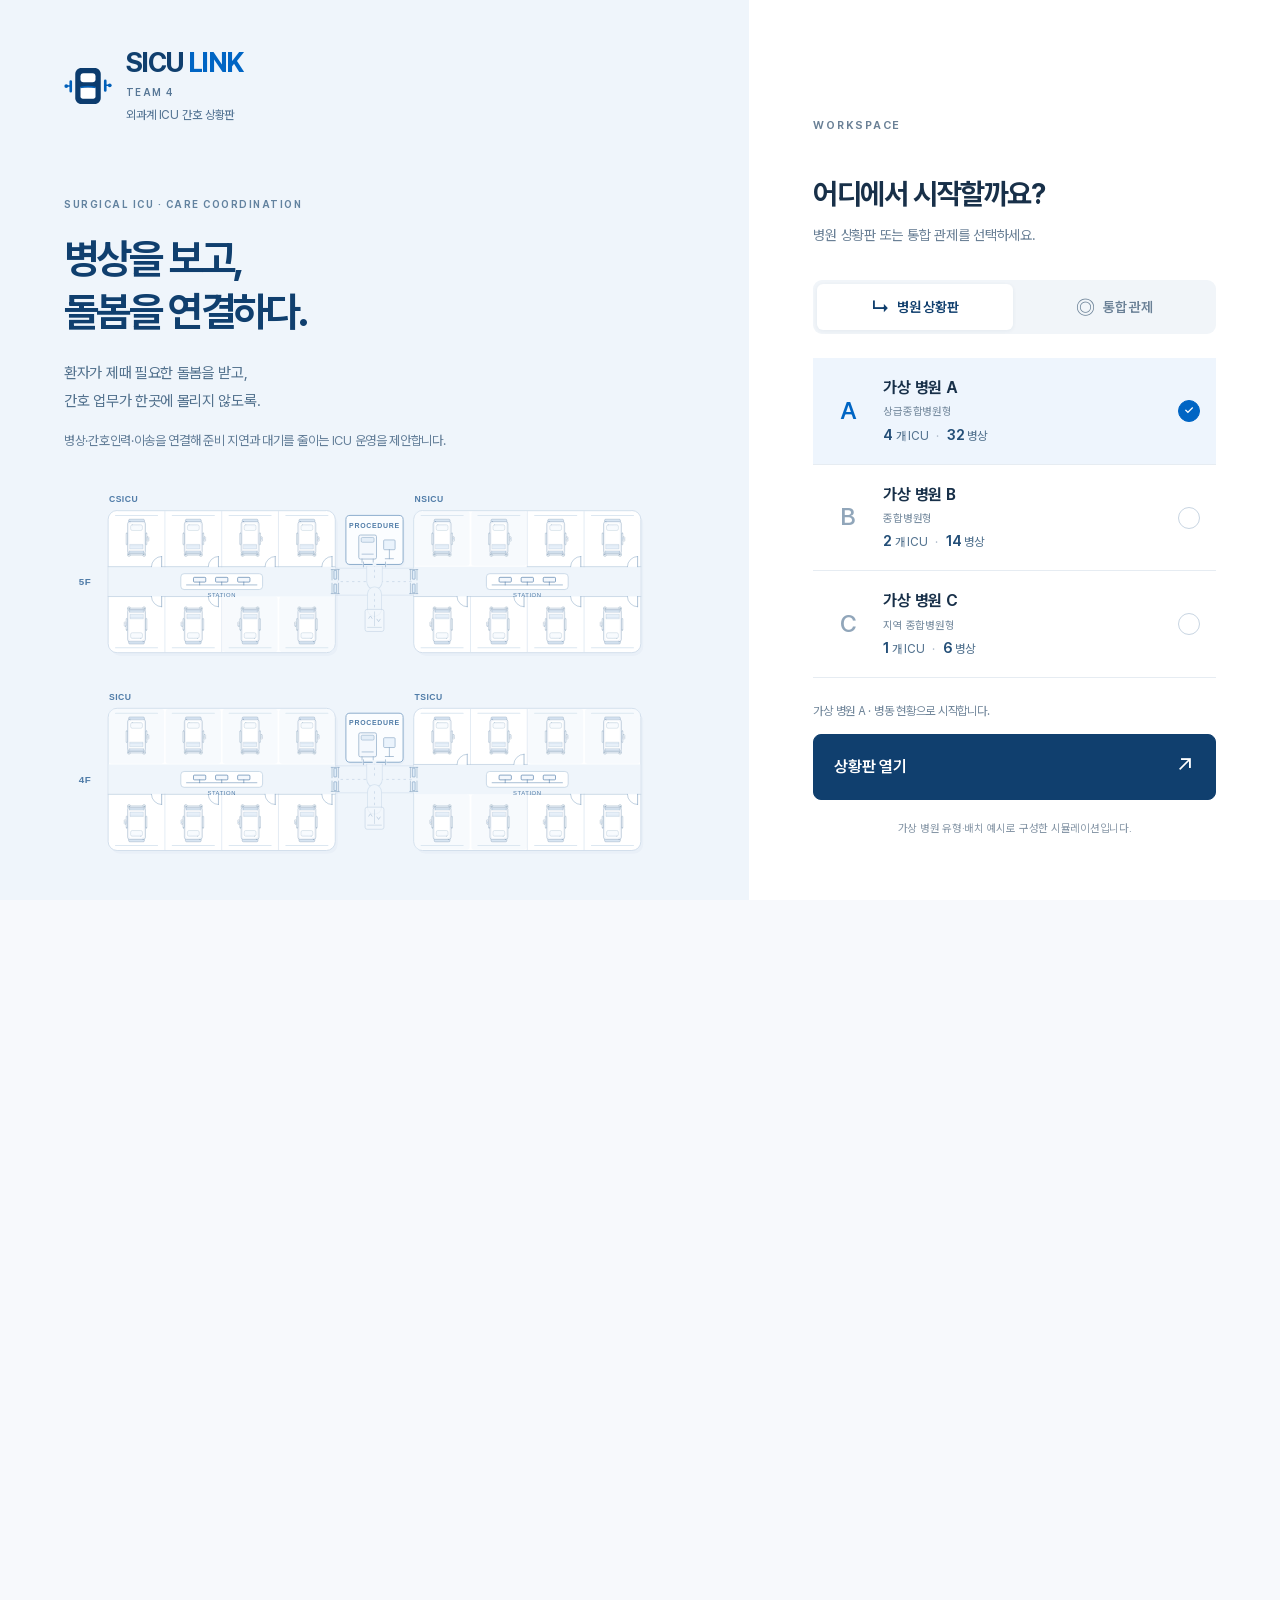
<file: index.html>
<!doctype html>
<html lang="en" data-theme="light">
<head>
<meta charset="utf-8">
<meta name="viewport" content="width=device-width, initial-scale=1">
<title>SICU LINK · FINAL 2</title>
<style>
:root{
  --bg:#f6f7f9; --panel:#fff; --ink:#1b1f24; --muted:#6a7380; --line:#d9dde3;
  --unit:#eef1f5; --corr:#e3e7ec; --empty:#cfd5dc;
  --low:#3f9d6b; --mid:#d99a1e; --high:#d1453b;
  --care:#2f6fd6; --move:#e07b12; --inc:#c62f2f; --cover:#7b4fd0; --rest:#8a939f;
}
@media (prefers-color-scheme:dark){:root:not([data-theme="light"]){
  --bg:#12151a; --panel:#1b1f26; --ink:#e7eaee; --muted:#98a1ad; --line:#2d333c;
  --unit:#222832; --corr:#1a1f27; --empty:#3a414c;
  --low:#4fb782; --mid:#e3ac3a; --high:#ef6158;
  --care:#5b93f0; --move:#f29a3c; --inc:#ef5350; --cover:#9a78e8; --rest:#6b7480;
}}
:root[data-theme="dark"]{
  --bg:#12151a; --panel:#1b1f26; --ink:#e7eaee; --muted:#98a1ad; --line:#2d333c;
  --unit:#222832; --corr:#1a1f27; --empty:#3a414c;
  --low:#4fb782; --mid:#e3ac3a; --high:#ef6158;
  --care:#5b93f0; --move:#f29a3c; --inc:#ef5350; --cover:#9a78e8; --rest:#6b7480;
}
*{box-sizing:border-box}
body{margin:0;background:var(--bg);color:var(--ink);font:14px/1.45 -apple-system,BlinkMacSystemFont,"Apple SD Gothic Neo","Malgun Gothic","Noto Sans KR",sans-serif}
header{display:flex;flex-wrap:wrap;gap:10px 16px;align-items:center;padding:12px 16px;border-bottom:1px solid var(--line);background:var(--panel);position:sticky;top:0;z-index:5}
h1{font-size:16px;margin:0}
.clock{font-variant-numeric:tabular-nums;font-size:22px;font-weight:600}
.ctl{display:flex;flex-wrap:wrap;gap:6px;align-items:center}
button,select{font:inherit;padding:5px 10px;border:1px solid var(--line);border-radius:6px;background:var(--bg);color:var(--ink);cursor:pointer}
button.on{background:var(--ink);color:var(--bg)}
.tag{font-size:12px;color:var(--muted)}
main{display:grid;grid-template-columns:minmax(0,1fr) 340px;gap:16px;padding:16px}
@media (max-width:900px){main{grid-template-columns:minmax(0,1fr)}}
.floor{background:var(--panel);border:1px solid var(--line);border-radius:10px;padding:8px 10px 4px;margin-bottom:12px}
.floor h2{font-size:13px;margin:0 0 2px;color:var(--muted);font-weight:600}
svg{width:100%;height:auto;display:block}
.unit-r{fill:var(--unit);stroke:var(--line);stroke-width:.15}
.corr{fill:var(--corr)}
.unit-t{font-size:1.5px;fill:var(--muted)}
.bed{stroke:var(--line);stroke-width:.15;cursor:pointer}
.bed.empty{fill:none;stroke:var(--empty);stroke-dasharray:.5 .4}
.bed.focus{stroke:var(--high);stroke-width:.5}
.bed.alarm{animation:blink 1s infinite}
@keyframes blink{50%{opacity:.35}}
.bed-t{font-size:1.15px;fill:#fff;pointer-events:none;font-weight:600}
.bed-id{font-size:.9px;fill:var(--muted);pointer-events:none}
.nurse{transition:transform .45s linear}
.nurse circle{stroke:var(--panel);stroke-width:.2}
.nurse text{font-size:.95px;fill:#fff;font-weight:700;text-anchor:middle;dominant-baseline:central;pointer-events:none}
.nurse text.staff-tag{font-size:.68px;fill:var(--ink);font-weight:600;paint-order:stroke;stroke:var(--panel);stroke-width:.18}
.nurse.me circle.body{stroke:var(--ink);stroke-width:.45}
.nurse circle.ring{fill:none;stroke-width:.4;transform:rotate(-90deg)}
.doctor rect{fill:var(--ink);stroke:var(--panel);stroke-width:.25}.doctor.moving rect{fill:var(--move)}.doctor.responding rect{fill:var(--inc)}.doctor text{font-size:.85px;fill:var(--panel);font-weight:700;text-anchor:middle;dominant-baseline:central;pointer-events:none}.doctor text.md-label{font-size:.68px;fill:var(--ink);paint-order:stroke;stroke:var(--panel);stroke-width:.15}.doctor{cursor:pointer;transition:transform .45s linear}
.fbar{height:6px;border-radius:3px;background:var(--line);overflow:hidden;margin-top:2px}
.fbar>i{display:block;height:100%}
.frow{display:grid;grid-template-columns:112px 1fr 64px;gap:8px;align-items:center;font-size:12px;padding:2px 0;cursor:pointer}
.side>section{background:var(--panel);border:1px solid var(--line);border-radius:10px;padding:10px 12px;margin-bottom:12px}
.side h3{font-size:13px;margin:0 0 6px}
.inc{border-left:4px solid var(--high);padding:4px 8px;margin:4px 0;background:var(--bg);border-radius:4px}
.inc.focus{border-color:var(--cover)}
.inc.det{border-color:var(--mid)}
.log{font:12px/1.5 ui-monospace,SFMono-Regular,Menlo,monospace;max-height:280px;overflow:auto;white-space:pre-wrap;color:var(--muted)}
table{border-collapse:collapse;width:100%;font-size:13px}
td,th{padding:3px 4px;border-bottom:1px solid var(--line);text-align:right}
td:first-child,th:first-child{text-align:left}
.legend{display:flex;flex-wrap:wrap;gap:4px 12px;font-size:12px;color:var(--muted)}
.dot{display:inline-block;width:10px;height:10px;border-radius:50%;vertical-align:-1px;margin-right:4px}
.sq{display:inline-block;width:12px;height:9px;border-radius:2px;vertical-align:-1px;margin-right:4px}
#detail{font-size:13px}
#detail b{font-variant-numeric:tabular-nums}
.link{stroke:var(--ink);stroke-width:.25;stroke-dasharray:.6 .4;opacity:.8;pointer-events:none}
.link.cover{stroke:var(--cover)}
.mine{display:none}
.pt{display:grid;grid-template-columns:auto 1fr;gap:2px 10px;padding:6px 0;border-bottom:1px solid var(--line);cursor:pointer}
.pt:last-child{border-bottom:0}
.risk{font-weight:700;font-variant-numeric:tabular-nums;font-size:18px;grid-row:span 2;align-self:center;min-width:34px;text-align:center;border-radius:6px;color:#fff;padding:2px 4px}
.cbtn{margin-top:6px}
.modal{display:none;position:fixed;inset:0;background:rgba(0,0,0,.45);z-index:20;padding:24px 16px;overflow:auto}
.modal.open{display:block}
.mbox{max-width:1100px;margin:0 auto;background:var(--panel);border:1px solid var(--line);border-radius:12px;display:grid;grid-template-columns:340px minmax(0,1fr);min-height:70vh}
@media (max-width:820px){.mbox{grid-template-columns:minmax(0,1fr)}}
.mleft{border-right:1px solid var(--line);padding:14px;display:flex;flex-direction:column;gap:8px}
.mleft img{width:100%;border-radius:8px;background:#000}
.mleft pre{font:11px/1.45 ui-monospace,Menlo,monospace;white-space:pre-wrap;color:var(--muted);margin:0;max-height:260px;overflow:auto}
.care-record{padding-top:12px;border-top:1px solid var(--line);margin-top:6px}.care-record h3{font-size:12px;margin:0 0 6px}.care-record textarea{font:inherit;font-size:12px;line-height:1.6;width:100%;min-height:75px;resize:vertical;border:1px solid var(--line);border-radius:7px;padding:8px;background:var(--bg);color:var(--ink);margin-top:8px}.care-controls{display:flex;gap:6px;margin-top:6px;flex-wrap:wrap}.care-controls button{font-size:11px}.care-error{font-size:11px;color:var(--high);white-space:pre-wrap;margin-top:6px}.care-actions{max-height:200px;overflow:auto;margin-top:9px}.care-action{border-top:1px solid var(--line);padding:7px 0;font-size:11px;white-space:pre-wrap;overflow-wrap:anywhere}.care-action small{display:block;font-size:10px;color:var(--muted);margin-bottom:3px}.handover-action{font-size:10px;white-space:pre-wrap;overflow-wrap:anywhere;margin-top:6px;padding:6px;background:var(--bg);border-radius:4px}.handover-action small{color:var(--muted);display:block}.care-status{font-size:10px;color:var(--muted);margin-top:6px}
.simulation-activities{margin-top:13px;padding-top:9px;border-top:1px solid var(--line)}.simulation-activities h3{font-size:12px;margin:0 0 5px}.sim-activity{font-size:11px;white-space:pre-wrap;overflow-wrap:anywhere;line-height:1.7;padding:6px 0;border-top:1px solid var(--line)}.sim-activity small{font-size:10px;color:var(--muted);display:block;margin-bottom:3px}.sim-activity-list{max-height:170px;overflow:auto;margin-top:6px}
.mright{display:flex;flex-direction:column;min-width:0}
.mhead{display:flex;justify-content:space-between;align-items:center;padding:12px 14px;border-bottom:1px solid var(--line);gap:8px;flex-wrap:wrap}
.chat{flex:1;overflow:auto;padding:14px;display:flex;flex-direction:column;gap:10px;max-height:60vh}
.msg{max-width:80%;padding:8px 12px;border-radius:12px;white-space:pre-wrap;line-height:1.5}
.msg .who{display:block;font-size:11px;color:var(--muted);margin-bottom:2px}
.msg.agent{background:var(--bg);border:1px solid var(--line);align-self:flex-start}
.msg.nurse{background:var(--care);color:#fff;align-self:flex-end}
.msg.nurse .who{color:rgba(255,255,255,.8)}
.nurse text.staff-tag,.doctor .md-label{display:none}a{color:var(--care)}.msg.patient{background:#fff1d9;color:#5a3c11;border:1px solid #e1c58d;align-self:flex-start}.bed.empty{stroke-dasharray:none}.bed-t{font-size:.88px}.msg.doctor{background:#e8f0ec;color:#183b2b;border:1px solid #a8c6b4;align-self:flex-start}.scenario-card{margin:12px 16px;padding:14px 18px;border:1px solid var(--high);border-left:5px solid var(--high);border-radius:9px;background:var(--panel);display:flex;gap:16px;justify-content:space-between;align-items:center}.scenario-card strong{display:block;color:var(--high)}.scenario-card small{display:block;color:var(--muted);margin-top:4px}.scenario-context{padding:10px;border:1px solid var(--mid);border-radius:8px;font-size:12px;white-space:pre-line}.mleft img:not([src]){display:none}.msg.wait{opacity:.6;font-style:italic}
.mfoot{display:flex;gap:6px;padding:10px 14px;border-top:1px solid var(--line);flex-wrap:wrap}
.mfoot input{flex:1;min-width:180px;font:inherit;padding:6px 10px;border:1px solid var(--line);border-radius:6px;background:var(--bg);color:var(--ink)}
.banner button{margin-left:10px;background:#fff;color:#000;border:0}
.banner{display:none;background:var(--inc);color:#fff;padding:10px 16px;font-weight:600}
.shiftbar{display:flex;flex-wrap:wrap;align-items:center;gap:10px 20px;padding:13px 16px;background:var(--panel);border-bottom:1px solid var(--line)}
.shift-current{min-width:160px}.shift-current b{font-size:16px}.shift-current small{display:block;color:var(--muted);font-size:11px;margin-bottom:3px}
.shift-timing{font-size:12px;line-height:1.8}.shift-timing b{font-variant-numeric:tabular-nums}.shift-schedule{display:flex;flex-wrap:wrap;gap:6px;flex:1}
.shift-chip{border:1px solid var(--line);border-radius:7px;padding:6px 10px;font-size:11px;color:var(--muted)}.shift-chip strong{display:block;color:var(--ink);font-size:12px}.shift-chip.active{border-color:var(--care);background:var(--bg)}.shift-chip.next{border-style:dashed}
.shift-prep{display:none;background:var(--mid);color:var(--panel);font-size:12px;font-weight:600;padding:8px 16px}.shift-note{font-size:11px;color:var(--muted);padding:8px 16px 0;line-height:1.8}
.roster-head{display:flex;align-items:center;justify-content:space-between;gap:8px;margin-bottom:8px}.roster-head h3{margin:0}.roster-head select{font-size:11px;padding:4px 6px;max-width:190px}.roster-table{font-size:10px;margin-top:8px}.roster-table td,.roster-table th{vertical-align:top;text-align:left;padding:6px 3px}.roster-table small{display:block;color:var(--muted);font-size:9px;margin-top:3px}.roster-staff{background:none;border:0;padding:0;font-size:10px;color:var(--care);text-align:left;word-break:break-word}.roster-slot{font-size:9px;color:var(--muted)}
.handover-list{max-height:310px;overflow:auto;margin-top:8px}.handover-patient{padding:9px 0;border-top:1px solid var(--line);font-size:11px;line-height:1.8}.handover-patient b{font-variant-numeric:tabular-nums}.handover-assignment{color:var(--care);font-size:10px;overflow-wrap:anywhere}.handover-events{color:var(--high);font-size:10px}.handover-history{margin-top:9px;padding-top:7px;border-top:1px solid var(--line);font-size:10px;color:var(--muted)}.handover-bed{font-size:11px;padding:2px 5px;margin-right:5px}.compare-controls{display:flex;flex-wrap:wrap;gap:6px;align-items:center;margin:10px 0}.compare-controls select,.compare-controls button{font-size:11px}.shift-message{font-size:11px;color:var(--muted)}
.demo-badge{display:inline-block;font-size:10px;background:var(--mid);color:var(--panel);border-radius:4px;padding:1px 5px;margin-right:5px}.emergency-demo{margin-top:10px;padding:9px;border:1px solid var(--line);border-radius:7px;background:var(--bg)}.emergency-demo b{font-size:12px}.emergency-buttons{display:flex;gap:5px;flex-wrap:wrap;margin-top:7px}.emergency-buttons button{font-size:11px}.emergency-message{font-size:11px;white-space:pre-wrap;color:var(--high);margin-top:7px}.simulation-note{font-size:11px;color:var(--mid);font-weight:600;margin:5px 0}.md-key{display:inline-block;padding:0 3px;font-size:9px;font-weight:700;border-radius:2px;background:var(--ink);color:var(--panel);margin-right:4px}
.patient-panel{margin-top:12px;border-top:1px solid var(--line);padding-top:10px}.patient-panel h4{font-size:12px;margin:0 0 6px}.trend-grid{display:grid;grid-template-columns:1fr 1fr;gap:7px;margin-top:8px}.trend-card{min-width:0;border:1px solid var(--line);border-radius:7px;padding:7px;background:var(--bg)}.trend-card strong{font-size:17px;font-variant-numeric:tabular-nums}.trend-card small{font-size:10px;color:var(--muted);display:block}.trend-card svg{margin-top:5px}.trend-legend{font-size:10px;color:var(--muted);line-height:1.8}.trend-legend i{display:inline-block;width:12px;height:3px;vertical-align:middle;margin-right:3px}.patient-error{font-size:11px;color:var(--high);white-space:pre-wrap;margin:6px 0}.diagnostics{margin-top:13px;padding-top:10px;border-top:1px solid var(--line)}.diagnostic-controls{display:flex;gap:5px;flex-wrap:wrap;margin:7px 0}.diagnostic-controls button{font-size:11px}.diagnostic-task{margin-top:8px;border:1px solid var(--line);padding:8px;border-radius:7px;background:var(--bg);font-size:11px}.diagnostic-task b{font-size:12px}.diagnostic-task ol{padding-left:17px;margin:6px 0;color:var(--muted);font-size:10px;line-height:1.8}.diagnostic-task img{width:100%;max-height:230px;object-fit:contain;margin-top:8px;background:#000;border-radius:5px}.image-review{white-space:pre-wrap;overflow-wrap:anywhere;font-size:11px;border-top:1px solid var(--line);padding-top:7px;margin-top:7px}.diagnostic-task button{font-size:11px;margin-top:6px}.handover-receipt{margin-top:8px;padding:8px;border:1px solid var(--line);border-radius:6px;background:var(--bg)}.handover-receipt textarea{display:block;width:100%;resize:vertical;min-height:45px;font:inherit;font-size:11px;margin:6px 0;padding:6px;border:1px solid var(--line);border-radius:4px;background:var(--panel);color:var(--ink)}.handover-receipt button{font-size:10px;padding:3px 6px;margin-right:4px}.handover-notice{font-size:10px;white-space:pre-wrap;color:var(--care);margin-top:5px}.handover-question{font-size:10px;white-space:pre-wrap;overflow-wrap:anywhere;margin-top:5px}
.flow-panel{margin:16px;padding:16px;background:var(--panel);border:1px solid var(--line);border-radius:10px}.flow-panel h2{font-size:18px;margin:0 0 8px}.flow-scroll{max-height:500px;overflow:auto}.flow-scroll table{width:100%;border-collapse:separate;border-spacing:3px;min-width:1050px}.flow-scroll th{position:sticky;top:0;background:var(--panel);padding:10px;z-index:1}.flow-scroll td{padding:0;text-align:center}.flow-scroll button{border:0;width:100%;min-height:58px;font-size:11px;color:#fff}.flow-key{padding:5px 9px;border-radius:5px;color:white}.flow-panel .red{background:#af3540}.flow-panel .blue{background:#285d99}.flow-panel .green{background:#246b4b}.flow-panel .yellow{background:#fff1b8}.flow-panel .empty{background:#e7ebf0}.flow-scroll button:focus{outline:3px solid var(--ink);outline-offset:1px}

/* The network, ward and patient are separate visual levels. */
body{font-size:15px;line-height:1.6;background:#f3f6fa;color:#172840}
:root{--panel:#fff;--bg:#f3f6fa;--ink:#172840;--muted:#52647c;--line:#d6e0eb;--unit:#eef3f8;--corr:#e4eaf2;--empty:#cbd5df}
header{position:relative;padding:18px 24px;gap:12px;background:#102943;color:#fff}
header h1{font-size:21px;flex:1;min-width:240px}header .tag{width:100%;color:#bed0e3;font-size:11px}
header button,header select{background:#203d5b;color:#fff;border-color:#42607e}header button.on{background:#eaf3ff;color:#102943}
#languageSwitch{flex-wrap:nowrap}#languageSwitch button{min-width:76px}#simulationControls{width:100%;order:5}summary{cursor:pointer;font-weight:650;padding:8px 0}#simulationControls .ctl{padding:10px 0;gap:9px}
.network-panel{padding:22px 24px;background:#fff;border-bottom:1px solid var(--line)}.section-heading{display:flex;justify-content:space-between;align-items:center;gap:12px}.section-heading h2{font-size:19px;margin:0}.eyebrow{font-size:11px;letter-spacing:.08em;text-transform:uppercase;color:#56738e;font-weight:700}
#networkCards{display:grid;grid-template-columns:repeat(3,minmax(0,1fr));gap:14px;margin-top:14px}.hospital-card{border:1px solid var(--line);border-radius:12px;padding:16px;background:#f9fbfd}.hospital-card.selected{border:2px solid #2c6ab0;padding:15px;background:#f0f6ff}.hospital-card h3{margin:0;font-size:17px}.hospital-numbers{display:flex;gap:24px;margin:12px 0}.hospital-numbers strong{font-size:30px;line-height:1.2;display:block;font-variant-numeric:tabular-nums}.hospital-numbers small{font-size:12px;color:var(--muted)}.hospital-actions{display:flex;gap:8px;flex-wrap:wrap;margin-top:12px}.hospital-actions button{font-size:12px;background:white}.hospital-actions button:first-child{background:#245b94;color:white}.acceptance{color:#926016;font-size:12px;font-weight:650}
.scopebar{padding:16px 24px;display:flex;flex-wrap:wrap;align-items:center;gap:16px;background:white;border-bottom:1px solid var(--line)}.scopebar label{display:flex;align-items:center;gap:8px;font-size:13px;font-weight:650}.scopebar select{padding:8px 12px;max-width:340px}.scopebar strong{margin-left:auto;color:#245b94;font-size:14px}
main{grid-template-columns:minmax(0,1fr) 310px;padding:20px 24px;gap:20px;align-items:start}.patient-board{padding:18px;background:white;border:1px solid var(--line);border-radius:12px}.patient-board>.tag{font-size:11px;max-width:780px}.unit-patients h3{margin:20px 0 10px;font-size:16px}.unit-patients h3 button{font-size:11px;margin-left:8px}.bed-grid{display:grid;grid-template-columns:repeat(2,minmax(0,1fr));gap:12px}.patient-card{position:relative;min-width:0;border:1px solid var(--line);border-top:4px solid var(--bed-color);border-radius:9px;padding:13px;background:white;cursor:pointer;text-align:left}.patient-card:hover{box-shadow:0 3px 12px #16345418}.patient-card:focus-visible{outline:3px solid #246baf;outline-offset:2px}.patient-card .card-top{display:flex;justify-content:space-between;gap:8px;align-items:center}.patient-card .card-top b{font-size:16px}.patient-card .state-pill{background:var(--bed-color);color:#fff;border-radius:5px;padding:2px 7px;font-size:11px;font-weight:700}.patient-card .vitals-line{font-size:12px;margin:10px 0;color:#344b65;word-spacing:4px}.patient-card .patient-id{font-size:11px;color:var(--muted);margin-top:3px}.finding-chips,.device-chips{display:flex;flex-wrap:wrap;gap:5px;margin-top:8px}.finding-chip,.device-chip{font-size:11px;line-height:1.4;padding:4px 6px;border-radius:5px;border:1px solid #d8e1ec;background:#f3f6fa;color:#506277}.finding-chip.active{background:#fff0ee;color:#9c2533;border-color:#efc7cb}.device-chip.active{background:#edf4ff;color:#235a92;border-color:#c7d9ef}.device-chip.unknown{border-style:dashed}.patient-card.vacant{background:#f8fafc;min-height:140px}.patient-card .vacant-note{font-size:13px;margin-top:20px;color:var(--muted)}.floor-plan{background:white;border:1px solid var(--line);border-radius:10px;padding:12px;margin-top:16px}
.side h3{font-size:14px}.side>section{padding:14px}.side .inc{font-size:13px;line-height:1.7}.side .legend{line-height:1.8;font-size:11px}.side .tag{font-size:12px}.scenario-card{margin:12px 24px;padding:12px 16px;font-size:13px}.shift-note{margin:7px 24px;padding:0;font-size:11px;line-height:1.65}.shiftbar{padding:12px 24px}.shift-chip{padding:5px 9px}.flow-panel{margin:16px 24px}.mbox{grid-template-columns:310px minmax(0,1fr);box-shadow:0 12px 48px #001b3c33}.mhead button,.mhead select{font-size:12px}.msg{font-size:15px;max-width:92%;line-height:1.75}.msg .who{font-size:12px;font-weight:650}.chat{max-height:65vh}.mleft{font-size:12px}.clock{font-size:20px}button:focus-visible,select:focus-visible{outline:3px solid #75a9de;outline-offset:2px}
@media(min-width:1500px){.bed-grid{grid-template-columns:repeat(4,minmax(0,1fr))}}
@media(max-width:1050px){main{grid-template-columns:minmax(0,1fr)}.side{display:grid;grid-template-columns:repeat(2,minmax(0,1fr));gap:12px}.side>section{margin:0}.mbox{grid-template-columns:minmax(0,1fr)}}
@media(max-width:650px){#networkCards{grid-template-columns:minmax(0,1fr)}.bed-grid,.side{grid-template-columns:minmax(0,1fr)}header,.network-panel,.scopebar,main{padding:14px}.scopebar strong{margin-left:0}.scopebar select{max-width:240px}.section-heading{align-items:flex-start}.section-heading h2{font-size:16px}.modal{padding:8px}.mhead{align-items:flex-start}}


.icon-rules{font-size:11px;color:var(--muted)}.icon-rules p{max-width:700px}.research-notes{margin:16px 24px;padding:10px 16px;border:1px solid var(--line);border-radius:10px;background:white}.scenario-description summary{font-size:11px;padding:2px 0}.scenario-card{padding:10px 16px;margin:10px 24px}.hospital-card{padding:13px}.hospital-card.selected{padding:12px}.hospital-numbers{margin:9px 0}.hospital-numbers strong{font-size:28px}.network-panel{padding:18px 24px}.finding-chip:not(.active){color:#68788a;background:#f7f9fc}.patient-card{color:#172840}.hospital-actions button:disabled{opacity:.55}.hospital-actions button{color:#203d5b}.device-chips{padding-top:7px;border-top:1px solid #edf1f5}.side .legend{color:#52647c}
</style>
<link rel="stylesheet" href="static/app-shell.css">
<meta name="icu-release-at" content="2026-10-16T14:09:50.435507+00:00"><meta name="sicu-ui-updated-at" content="2026-10-17T13:41:13+09:00">
<link rel="preload" href="assets/PretendardVariable.woff2" as="font" type="font/woff2" crossorigin>
<link rel="icon" href="assets/favicon.svg" type="image/svg+xml">
<link rel="stylesheet" href="ui/hospital-base.css">
<link rel="stylesheet" href="ui/board.css">
<link rel="stylesheet" href="ui/workspace.css">
<link rel="stylesheet" href="ui/staff-map.css">
<link rel="stylesheet" href="ui/facility.css">
<link rel="stylesheet" href="ui/patient-detail.css">
<link rel="stylesheet" href="ui/transport-scenes.css">
<link rel="stylesheet" href="ui/clinical-map.css">
<link rel="stylesheet" href="ui/operations.css">
<link rel="stylesheet" href="ui/network-overview.css">
<link rel="stylesheet" href="ui/observations.css">
<link rel="stylesheet" href="ui/context-details.css">
<link rel="stylesheet" href="ui/planning-replay.css">
<link rel="stylesheet" href="ui/device-layout.css">
<link rel="stylesheet" href="ui/nurse-sheet.css">
<link rel="stylesheet" href="ui/ward-spaces.css">
<link rel="stylesheet" href="ui/unified-replay.css">
<link rel="stylesheet" href="ui/coordination-context.css">
<link rel="stylesheet" href="ui/demo-patient-records.css"><link rel="stylesheet" href="ui/demo-monthly.css">
<link rel="stylesheet" href="ui/bed-ops-sim.css">
<link rel="stylesheet" href="ui/admission-map-bridge.css">
<link rel="stylesheet" href="ui/admission-assistant.css">
<link rel="stylesheet" href="ui/main-forecast-badges.css">
</head>
<body data-hospital-ui="v1" data-board-design="sicu-link" data-startup="loading"><div id="startupScreen" class="startup-screen" data-no-translate role="status" aria-live="polite">
  <div class="startup-brand"><img src="assets/identity/logo-mark.svg" alt="" width="72" height="72"><div class="startup-wordmark">SICU <span>LINK</span><small class="team-signature">TEAM 4</small></div><p data-copy="brandSubtitle">외과계 ICU 간호 상황판</p><div class="startup-track"><i></i></div><small data-copy="preparing">돌봄의 흐름을 준비하고 있습니다</small></div>
</div>
<dialog id="workspaceEntry" class="workspace-entry" data-no-translate aria-labelledby="entryTitle">
  <div class="entry-composition">
    <section class="entry-story">
      <a class="entry-brand" href="#" aria-label="SICU LINK · TEAM 4"><img src="assets/identity/logo-mark.svg" alt="" width="50" height="50"><span>SICU <b>LINK</b><small class="team-signature">TEAM 4</small><small data-copy="brandSubtitle">외과계 ICU 간호 상황판</small></span></a>
      <div class="entry-message"><p class="entry-eyebrow">SURGICAL ICU · CARE COORDINATION</p><h2><span data-copy="headlineOne">병상을 보고,</span><br><span data-copy="headlineTwo">돌봄을 연결하다.</span></h2><p data-copy="entryDescription">환자가 제때 필요한 돌봄을 받고,<br>간호 업무가 한곳에 몰리지 않도록.<br><span class="entry-purpose-detail">병상·간호인력·이송을 연결해 준비 지연과 대기를 줄이는 ICU 운영을 제안합니다.</span></p></div>
      <img class="entry-art" src="assets/identity/entry-illustration.svg" alt="간호 스테이션과 병상, 병원 간 연결을 표현한 배치 일러스트" width="760" height="520">
      <p class="entry-story-footer"><span>01 — 08</span><span data-copy="entryArtCaption">환자 곁의 간호, 이어지는 협력</span></p>
    </section>
    <section class="entry-access">
      <div class="entry-access-top"><span class="entry-system-label">WORKSPACE</span><button id="entryClose" type="button" aria-label="선택창 닫기" hidden>✕</button></div>
      <h2 id="entryTitle" data-copy="entryTitle" tabindex="-1">어디에서 시작할까요?</h2><p class="entry-access-note" data-copy="entryNote">병원 상황판 또는 통합 관제를 선택하세요.</p>
      <div class="entry-modes" role="group" aria-label="작업 공간 유형"><button id="entryModeHospital" type="button" data-entry-mode="hospital" aria-pressed="true"><span class="entry-mode-icon" aria-hidden="true">↳</span><span data-copy="hospitalMode">병원 상황판</span></button><button id="entryModeCenter" type="button" data-entry-mode="center" aria-pressed="false"><span class="entry-mode-icon" aria-hidden="true">◎</span><span data-copy="centerMode">통합 관제</span></button></div>
      <div id="entryHospitalChoices" role="group" aria-label="병원 선택"></div>
      <div id="entryCenterDescription" hidden><div class="entry-center-symbol" aria-hidden="true"><i></i><i></i><i></i><span>LINK</span></div><h3 data-copy="centerTitle">세 병원, 하나의 관제 화면</h3><p data-copy="centerDescription">전체 병원의 병상과 인력 현황을 함께 살펴보고,<br>필요한 병동의 상세 상황으로 이동합니다.</p></div>
      <div id="entrySummary" aria-live="polite"></div><button id="entryStart" type="button" disabled><span data-copy="start">상황판 열기</span><span aria-hidden="true">↗</span></button><p id="entryAvailability" role="status"></p>
      <p class="entry-bottom-note" data-copy="demoScope">가상 데이터로 둘러보는 시뮬레이션 환경입니다.</p>
    </section>
  </div>
</dialog>
<div class="public-notice">공개 샌드박스 · 가상 데이터 / Public sandbox · fictional data<br>아래 샌드박스에서 시나리오를 적용해 보세요. 실제 기록·Qwen 대화는 KHDP 서버에서 제공합니다. / Try the sandbox below. Source records and Qwen chat are available on KHDP.</div>
<header>
  <h1>ICU Nursing Dashboard</h1>
  <div id="languageSwitch" class="ctl" role="group" aria-label="Language / 언어"><button type="button" data-language="ko" lang="ko">한국어</button><button type="button" data-language="en" lang="en">English</button></div>
  <span class="clock" id="clock">--:--</span>
  <details id="simulationControls"><summary>Simulation controls <span id="controlTarget"></span></summary><p class="control-note">The selected hospital receives the scenario. Starting or resetting a scenario resets the shared simulation clock.</p><div class="ctl">
    <button id="play">Pause</button>
    <select id="speed" title="Speed: simulated minutes per second">
      <option value="1">1min/sec</option><option value="2" selected>2min/sec</option>
      <option value="5">5min/sec</option><option value="15">15min/sec</option><option value="30">30min/sec</option></select>
    <button data-policy="fixed">Fixed 2:1 staffing</button>
    <button data-policy="auto">Dynamic staffing (within ICU)</button>
    <select id="profile" aria-label="Shift scenario"><option value="calm">Calm shift</option><option value="bleeding" selected>Suspected bleeding</option><option value="surge">Overloaded shift</option></select><button id="applyProfile">Start selected scenario</button><span id="controlStatus" class="control-status" role="status" aria-live="polite"></span><button id="reset">Reset scenario</button><button id="showFlow">30-day bed flow ↓</button>
    <select id="me" title="My nurse view"><option value="">All-ward view</option></select>
  </div>
<section class="shiftbar" aria-label="Current shift and three-shift schedule">
  <div class="shift-current"><small>Current shift</small><b id="shiftCurrent">Loading shift information</b><div class="tag" id="shiftHours"></div></div>
  <div class="shift-timing" id="shiftTiming"></div>
  <div class="shift-schedule" id="shiftSchedule"></div>
  <div><button id="nextShift">Advance to next shift</button><div class="shift-message" id="shiftMessage" role="status"></div></div>
</section>
<div class="shift-prep" id="shiftPrep" role="status"></div>
<p class="shift-note">Patient timelines and active events continue across shifts. Assignment, coverage and response stay within the same ICU. My view follows the current nurse in the selected slot. One physician per ICU is a simulation assumption.</p>
  </details><span class="tag" id="src"></span><span id="connectionStatus" role="status"></span>
<div class="refresh-stamp" data-no-translate id="refreshStamp"></div>
<script>(()=>{const loaded=new Date();const format=d=>new Intl.DateTimeFormat('sv-SE',{timeZone:'Asia/Seoul',year:'numeric',month:'2-digit',day:'2-digit',hour:'2-digit',minute:'2-digit',second:'2-digit',hour12:false}).format(d)+' KST';function show(){const ko=(new URLSearchParams(location.search).get('lang')||localStorage.getItem('icu.language')||'ko')!=='en';const release=document.querySelector('meta[name="icu-release-at"]')?.content;document.getElementById('refreshStamp').innerHTML='<span>'+(ko?'화면 갱신: ':'Page refreshed: ')+'<time datetime="'+loaded.toISOString()+'">'+format(loaded)+'</time></span>'+(release?'<span>'+(ko?'배포 업데이트: ':'Release updated: ')+'<time datetime="'+release+'">'+format(new Date(release))+'</time></span>':'');}show();document.addEventListener('click',e=>{if(e.target.closest('[data-language]'))setTimeout(show,0)});})();</script>
</header>
<section class="network-panel"><div class="section-heading"><div><span class="eyebrow">Hospital network</span><h2>Shared ICU availability · ambulance planning</h2></div><span id="networkClock" class="tag"></span></div><p class="tag">Fictional hospitals only. Empty beds are not confirmed acceptance. Staff and equipment readiness require hospital confirmation.</p><div id="networkCards"></div><div id="networkRequest" role="status" class="tag"></div></section>
<section class="scopebar"><label>Hospital <select id="hospitalScope" aria-label="Hospital"></select></label><label>Ward <select id="wardScope" aria-label="Ward"></select></label><strong id="scopeSummary"></strong></section>
<div class="banner" id="banner"></div><div class="scenario-card"><div><strong id="profileTitle">Surgical ICU simulation</strong><details class="scenario-description"><summary>Scenario details</summary><span id="profileDescription"></span><small>Fully fictional training cases · 8 beds per ICU · Staff markers are spaced for readability; movement and dispatch are simulated.</small></details><small id="bedCounts"></small></div></div>
<div id="bleedingCase" class="scenario-card" style="display:none"></div>
<main>
  <div><details class="floor-plan" open><summary>Ward map · staff positions</summary><p class="tag">Five care indicators inside each occupied bed. Select a bed for patient details.</p><div id="floors"></div></details><section class="patient-board"><div class="section-heading"><h2>Patients · findings and devices</h2><span class="tag">8 beds per ICU</span></div><p class="tag">Active / not active / unknown. Device states below are fictional fixtures, not verified K-MIMIC patient device records.</p><details class="icon-rules"><summary>Demo icon rules · ● active / ○ inactive / ? unknown</summary><p>Illustrative thresholds only: SBP &lt;90 or MAP &lt;65 mmHg; HR &gt;100 bpm; SpO₂ &lt;92%; RR ≥22/min; GCS &lt;15; pain ≥4/10; temperature ≥38°C. Bleeding requires an explicit simulated finding. These icons are not a validated triage score.</p></details><div id="careIconLegend" aria-label="Five care indicators"></div><p class="care-key-note">Filled color: active · Outline: not active · Dashed ?: unknown. Today uses the simulation calendar day. Icons indicate care needs, not a severity score.</p><div id="patientCards"></div></section></div>
  <div class="side">
    <section class="mine" id="minebox"><h3 id="minetitle">My view</h3><div id="minestat" class="tag"></div><div id="minelist"></div></section>
    <section><details>
      <summary>Legend</summary>
      <div class="legend">
        <span><span class="sq" style="background:#c93b45"></span>RED · transfer on hold</span><span><span class="sq" style="background:#3475c5"></span>BLUE · transfer review</span><span><span class="sq" style="background:#26805c"></span>GREEN · transfer candidate</span><span><span class="sq" style="background:#fff1b8"></span>Reserved · surgery scheduled</span><span><span class="sq" style="background:#e7ebf0"></span>Empty · available</span><span>Transfer-review draft, not a validated severity score.</span>
        <span><span class="dot" style="background:var(--care)"></span>Assigned patient care</span>
        <span><span class="dot" style="background:var(--move)"></span>Moving</span>
        <span><span class="dot" style="background:var(--inc)"></span>Event response</span>
        <span><span class="dot" style="background:var(--cover)"></span>Coverage within the same ICU</span>
        <span><span class="dot" style="background:var(--rest)"></span>Break</span>
        <span><span class="md-key">Dr.</span>Unit/on-call physician (simulation)</span>
        <span>Nurse ring = presence of user-entered care records, not fatigue</span>
      </div></details>
    </section>
    <section><h3>Standby / response availability</h3><div id="standbyRoster" class="tag"></div></section><section><h3>Active alerts · evidence</h3><div id="incs"></div></section>
    <section><h3 id="ftitle">Recorded care this shift</h3><div id="fat"></div></section>
    <section><h3>Patients / nurses</h3><div id="detail" class="tag">Select a bed to view patient details.</div><div id="patientPanel" class="patient-panel" style="display:none"><h4>Current vitals · two-hour replay</h4><div class="tag" id="patientAsOf"></div><div class="trend-legend"><i style="background:var(--care)"></i>Record replay <i style="background:var(--mid);margin-left:7px"></i>Simulated emergency · dots mark replay observations</div><div class="trend-grid" id="patientTrends"></div><div class="tag" id="patientHistorySource" style="font-size:10px;margin-top:6px"></div><div class="patient-error" id="patientHistoryError" role="status"></div><div class="diagnostics"><h4>Diagnostic workflow simulation</h4><div class="tag" style="font-size:10px">Simulated specimen and imaging workflows. These are not actual orders or results.</div><div class="tag" id="diagnosticActor" style="font-size:10px;margin-top:4px"></div><div class="diagnostic-controls"><button id="bloodDraw">Simulate blood draw</button><button id="portableXray">Simulate portable X-ray call</button></div><div class="patient-error" id="diagnosticMessage" role="status"></div><div id="patientDiagnostics"></div></div></div></section>
    <section><div class="roster-head"><h3>Current / next shift</h3><select id="rosterUnit" aria-label="Select ICU for roster and handovers"></select></div><div class="tag" id="rosterSummary"></div><table class="roster-table" id="rosterTable"></table></section>
    <section><h3>Latest shift handover</h3><div class="tag" id="handoverSummary"></div><div class="handover-list" id="handoverPatients"></div><div class="handover-history" id="handoverHistory"></div></section>
    <section>
      <details><summary>Whole-network metrics</summary><h3>Metrics <span class="tag" id="mpol"></span></h3>
      <table id="metrics"></table>
      <div class="compare-controls"><select id="compareMinutes" aria-label="Staffing policy comparison period"><option value="480">8 hours · one shift</option><option value="1440">24 hours · three shifts</option></select><button id="cmp">Compare the same scenario</button></div>
      <table id="cmpt"></table></details>
    </section>
    <section><details><summary>Scoped simulation records</summary><div class="log" id="log"></div></details></section>
  </div>
</main>
<details class="research-notes"><summary>Data sources and language</summary><p class="shift-note" id="languageNote">New AI replies follow the selected language. Existing conversations, saved notes and source records remain in their original language.</p>
<p class="shift-note">Research prototype · <a href="https://www.nature.com/articles/s41467-025-64430-x" target="_blank" rel="noopener">AgentMD-inspired calculator workflow</a>. qSOFA is calculated from available observations; it does not establish an ICU emergency. The 0–100 workload index is a simulation heuristic, not a validated clinical score.</p>
</details><section class="flow-panel"><details id="workbookPlan" open data-no-translate></details></section><section class="flow-panel"><details id="flowDetails" open><summary>30-day bed planning sandbox</summary><h2>30-day surgical ICU bed flow · 8 beds</h2><p id="flowNote" class="tag"></p><div class="legend"><span class="flow-key red">RED · Critical</span><span class="flow-key blue">BLUE · ICU monitoring</span><span class="flow-key green">GREEN · Ward transfer day</span><span class="flow-key yellow">YELLOW · Surgery reserved</span><span class="flow-key empty">GRAY · Available</span></div><p id="flowSummary"></p><div class="flow-scroll"><table id="flowTable" aria-label="Thirty-day eight-bed simulation"></table></div><p id="flowSelection" class="tag" role="status">Select a cell to inspect its fictional patient journey.</p></details></section>
<div class="modal" id="modal" role="dialog" aria-modal="true" aria-labelledby="cTitle"><div class="mbox">
  <div class="modal-topbar"><div><span class="eyebrow">Patient conversation</span><h2 id="cTitle">Care team discussion</h2></div><button id="cContextToggle" aria-expanded="false">Patient summary</button><button id="cClose" class="close-button" aria-label="Close conversation"><span aria-hidden="true">✕</span> <span>Close</span><kbd>Esc</kbd></button></div>
  <div class="mleft">
    <div id="patientAnatomy"></div>
    <b>Patient summary</b><div id="cScenario" class="scenario-context" hidden></div>
    <img id="cImg" alt="Public NIH example chest X-ray; not this patient's image">
    <span class="tag" id="cImgCap"></span>
    <details class="source-context"><summary>Patient context · original source and simulation</summary><pre id="cCtx" data-no-translate></pre></details>
    <section class="care-record"><h3>Completed care · user entry</h3><div class="tag" id="cCareActor"></div><textarea id="cCareInput" maxlength="1000" aria-label="Care actually performed by the user" placeholder="Example: 14:40 Rechecked blood pressure and informed the physician"></textarea><div class="care-controls"><button id="cCareSave">Save record</button><button id="cHandover">Shift handover</button></div><div class="care-error" id="cCareError" role="alert"></div><div class="care-status" id="cCareStatus" role="status"></div><p class="tag" style="font-size:10px;margin:7px 0 0">Chat and AI suggestions are not automatically saved as completed care.</p><div class="care-actions" id="cCareActions"></div></section>
    <section class="simulation-activities"><h3>Simulation activity</h3><div class="tag" style="font-size:10px">Simulated dispatch, arrival and response events; not actual patient treatment records.</div><div class="sim-activity-list" id="cActivities"></div></section>
  </div>
  <div class="mright">
    <div class="mhead"><span><b>Live Qwen role-play</b> <span class="tag" id="cModel"></span></span>
      <span><select id="cParticipants" aria-label="Conversation participants"><option value="pair">2 people · Nurse + Patient</option><option value="triad" selected>3 people · Nurse + Patient + Physician</option><option value="team">Nurse + Physician + AI</option></select><button id="cAuto" class="primary-action">Continue team discussion ▶</button><details class="more-actions"><summary>More actions</summary><div class="more-menu"><button id="cRestart">Start new conversation</button><button id="cVision">Chat with this CXR</button><button id="cSbar">Summarize as SBAR</button></div></details></span></div>
    <div class="chat" id="cChat"></div>
    <div class="mfoot"><select id="cRole" aria-label="Your discussion role"><option value="nurse">Nurse</option><option value="patient">Patient (role-play)</option><option value="doctor">Physician</option><option value="agent">AI facilitator</option></select><input id="cIn" placeholder="Ask the team about this patient…"><button id="cSend">Send</button></div>
  </div>
</div></div>
<script src="static/public-view.js"></script><script src="static/i18n.js"></script>
<script src="static/anatomy.js"></script><script src="static/network.js"></script><script src="static/transfers.js"></script><script src="static/readiness.js"></script>
<script src="ui/facility-profiles.js"></script><script src="ui/care-visuals.js"></script><script src="ui/care-presentation.js"></script><script src="ui/board.js"></script><script src="ui/facility-adapter.js"></script>
<script>
const $ = s => document.querySelector(s);
const NS = "http://www.w3.org/2000/svg";
// Keep API and image requests under the authenticated Jupyter proxy path.
const APP_BASE = (location.pathname || "/").replace(/\/[^/]*$/, "");
const appUrl = path => APP_BASE + path;
const qs = new URLSearchParams(location.search);
let me = qs.get("nurse") || "";
let controlBusy=false, stateEpoch=0;
let S = null, picked = null, built = false, rosterUnit = "", staffOptionsSignature = "", emergencyBusy = false, emergencyMessage = "", emergencyMessageBed = "", nextShiftBusy = false;
const floorSvg = {}, linkG = {}, nurseEl = {}, doctorEl = {}, bedEl = {};
const bedPos = {};
const esc = value => String(value ?? "").replace(/[&<>"']/g, c=>({"&":"&amp;","<":"&lt;",">":"&gt;",'"':"&quot;","'":"&#39;"}[c]));
const shiftLabel = (code,label) => ({D:"Day",E:"Evening",N:"Night"}[code] || label || "–");
const staffId = n => n.staff_id || n.id;
const scenarioNames={bleeding:"Suspected bleeding",code_blue:"Code blue",hypoxia:"Hypoxia",hypotension:"Hypotension"};
function simulationName(patient){const flag=patient?.simulation_override;if(!flag)return "";return typeof flag==="object"?(flag.label||scenarioNames[flag.scenario]||flag.scenario||"Emergency"):typeof flag==="string"?(scenarioNames[flag]||flag):"Emergency";}
const staffIdentity = n => `${staffId(n)} · ${n.shift_label || S.shift?.label || "Shift"}`;
const minutesText = value => {const minutes=Math.max(0,Math.round(Number(value)||0));return minutes>=60?`${Math.floor(minutes/60)} h${minutes%60?` ${minutes%60}min`:""}`:`${minutes}min`;};
function simClock(t){if(t==null)return "–";const [hours,minutes]=String(S.clock||"07:00").split(":").map(Number);const clock=((hours*60+minutes-Number(S.t||0)+Number(t))%1440+1440)%1440;return `${String(Math.floor(clock/60)).padStart(2,"0")}:${String(Math.floor(clock%60)).padStart(2,"0")}`;}
function updateNurseOptions(force=false){
  const signature=S.nurses.map(n=>staffIdentity(n)).join("|");if(!force&&signature===staffOptionsSignature)return;staffOptionsSignature=signature;
  $("#me").innerHTML='<option value="">All-ward view</option>'+S.nurses.map(n=>`<option value="${esc(n.id)}">${esc(staffIdentity(n))}${n.role==="charge"?" (Charge)":""}</option>`).join("");$("#me").value=me;
}


function el(tag, attrs, parent){ const e=document.createElementNS(NS,tag); for(const k in attrs) e.setAttribute(k,attrs[k]); if(parent) parent.appendChild(e); return e; }
let staffPositions={};
function layoutStaff(){
  staffPositions={};
  for(const floor of S.floors)for(const unit of floor.units){
    const slots=[5.2,8.3].flatMap(y=>[4,12,20,28].map(x=>({x:unit.x+x,y})));const used=new Set();
    const people=[...S.nurses.filter(n=>n.unit===unit.id).map(n=>({...n,key:n.id})),...(S.doctors||[]).filter(d=>d.unit===unit.id).map(d=>({...d,key:d.id}))];
    for(const person of people){const choices=slots.map((p,i)=>({p,i,d:Math.hypot(p.x-person.x,p.y-person.y)})).filter(x=>!used.has(x.i)).sort((a,b)=>a.d-b.d||a.i-b.i);const next=choices[0];if(next){used.add(next.i);staffPositions[person.key]=next.p;}}
  }
}
function staffPos(person){return staffPositions[person.id]||{x:person.x,y:person.y};}
let flowSignature="";
function renderBedFlow(){
 const flow=S.bed_flow;if(!flow)return;const signature=`${S.seed}:${flow.profile}`;if(flowSignature===signature)return;flowSignature=signature;
 $("#flowNote").textContent=flow.note;const m=flow.summary;$("#flowSummary").textContent=`Planned admissions: ${m.planned} · Admitted: ${m.admitted} · Waiting on day 30: ${m.waiting_day_30} · Cumulative waiting: ${m.waiting_patient_days} patient-days (simulation)`;
 $("#flowTable").innerHTML=`<thead><tr><th>Day / date</th>${Array.from({length:8},(_,i)=>`<th>Bed ${i+1}</th>`).join("")}<th>Waiting</th></tr></thead><tbody>${flow.rows.map(r=>`<tr><td>${r.day}<br>${esc(r.date)}</td>${r.beds.map((b,i)=>`<td><button class="${esc(b.status)}" data-flow-day="${r.day}" data-flow-bed="${i}" aria-label="Day ${r.day}, bed ${i+1}, ${esc(b.patient||b.event)}, ${esc(b.status)}">${esc(b.patient||b.status.toUpperCase())}<br>${esc(b.event)}</button></td>`).join("")}<td>${r.waiting}</td></tr>`).join("")}</tbody>`;
 $("#flowSelection").textContent="Select a cell to inspect its fictional patient journey.";
}
function bedStatus(b){
  if(b.flow)return b.flow.status;
  if(!b.patient)return b.reservation?{key:"reserved",label:"RESERVED",color:"#fff1b8"}:{key:"empty",label:"EMPTY",color:"#e7ebf0"};
  return Readiness.status(b.patient);
}
function nurseY(n){ return n.y < 3.6 ? n.y + 2.7 : n.y > S.floor_h - 3.6 ? n.y - 2.7 : n.y; }
function whereIs(n){
  let best=null, bd=1e9;
  for(const id in bedPos){ const p=bedPos[id]; if(p.floor!==n.floor) continue; const d=Math.hypot(p.x-n.x,p.y-n.y); if(d<bd){bd=d;best=id;} }
  if(n.on_break) return `${n.floor%100}F Break room · on break`;
  const st = n.incident ? (n.status==="moving"?"En route to event":"Responding to event") : n.status==="moving" ? "Moving" : "Providing care";
  const at = Math.abs(n.x-S.elevator_x)<3.2 ? "Elevator/corridor" : bd<3.6 ? `${best} side` : "Station";
  return `${n.floor%100}F ${at} · ${st}`;
}
function careOf(bedId){  // 이 Patient와 Linked nurses들: Assigned, Coverage, 이벤트 Dispatched
  const out=[]; const b=findBed(bedId); if(!b) return out;
  const inc=S.incidents.find(i=>i.bed===bedId);
  for(const n of S.nurses){
    if(n.id===b.nurse) out.push([n, n.on_break ? "Assigned (on break)" : "Assigned"]);
    else if(n.cover.includes(bedId)) out.push([n,"Coverage"]);
    else if(inc && inc.responders.includes(n.id)) out.push([n,"Dispatched"]);
  }
  return out;
}
function findBed(id){ for(const f of S.floors) for(const u of f.units) for(const x of u.beds) if(x.id===id) return x; return null; }
function selectPatient(bed){ if(Transfers.openDetails(bed))return; window.openPublicBed(findBed(bed),I18n.language); return;
  if(Transfers.openDetails(bed))return;
  // Keep the visible selection consistent with an in-flight conversation.
  if(C.busy && C.bed!==bed){openConsult(bed);return;}
  picked=bed;detail();drawLinks();
  const patient=findBed(bed)?.patient;
  if(!patient)return;
  if(C.seed===S.seed && C.scenario===(patient.simulation_override?.incident_id||null) && C.bed===bed && samePatientKey(C.patient_key,{pid:patient.pid,admit_t:patient.admit_t}) && C.history.length){
    $("#modal").classList.add("open");$("#cClose").focus();checkCareIdentity();renderChat();
  }else openConsult(bed);
}
function drawLinks(){
  for(const k in linkG) linkG[k].innerHTML="";
  const pairs=[];
  if(picked && !picked.startsWith("N:")) for(const [n,role] of careOf(picked)) pairs.push([picked,n,role]);
  const mine=S.nurses.find(n=>n.id===me);
  if(mine) for(const b of mine.beds.concat(mine.cover)) pairs.push([b,mine,mine.cover.includes(b)?"Coverage":"Assigned"]);
  for(const [bid,n,role] of pairs){
    const p=bedPos[bid]; if(!p || p.floor!==n.floor) continue;
    el("line",{x1:p.x,y1:p.y,x2:staffPos(n).x,y2:staffPos(n).y,class:"link"+(role==="Coverage"?" cover":"")},linkG[p.floor]);
  }
}
function drawMine(){
  const box=$("#minebox"), mine=S.nurses.find(n=>n.id===me);
  if(!mine){ box.style.display="none"; return; }
  box.style.display="block";
  $("#minetitle").textContent = `My view · ${staffIdentity(mine)}${mine.role==="charge"?" (Charge)":""}`;
  $("#minestat").innerHTML = `Staffing slot ${esc(mine.id)} · Current location: ${whereIs(mine)}<br>Recorded care this shift: ${careCount(mine)}`
    + (mine.role==="charge" ? `<div style="margin-top:6px"><b>Nurses in this ICU</b>${S.nurses.filter(n=>n.unit===mine.unit&&n.role==="bedside").map(fatRow).join("")}</div>` : "");
  const ids = mine.role==="charge" ? findUnitBeds(mine.unit) : mine.beds.concat(mine.cover);
  const g=x=>x==null?"–":x;
  $("#minelist").innerHTML = ids.map(id=>{
    const b=findBed(id), p=b&&b.patient;
    const tag = mine.cover.includes(id) ? " · Coverage" : mine.role==="charge" ? ` · Assigned ${esc(staffId(S.nurses.find(n=>n.id===b.nurse)||{id:b.nurse}))}` : "";
    if(!p) return `<div class="pt" data-bed="${id}"><span class="risk" style="background:var(--empty)">–</span><b>${id}${tag}</b><span class="tag">Empty bed</span></div>`;
    const v=p.vitals;
    return `<div class="pt" data-bed="${id}"><span class="risk" style="background:${riskColor(p.risk)}">${p.risk}</span>
      <b>${id}${tag}${p.focus?" · 1:1":""}</b>
      <span class="tag">${p.dx} · HR ${g(v.hr)} MAP ${g(v.map)} SpO₂ ${g(v.spo2)}${p.abn.length?` <span style="color:var(--high)">(${p.abn.join(", ")})</span>`:""}</span></div>`;
  }).join("") || '<span class="tag">No assigned patients</span>';
  document.querySelectorAll("#minelist .pt").forEach(d=>d.onclick=()=>selectPatient(d.dataset.bed));
}
function findUnitBeds(unit){ for(const f of S.floors) for(const u of f.units) if(u.id===unit) return u.beds.map(b=>b.id); return []; }
function fatColor(f){ return f>=S.fatigue_high?"var(--high)":f>=S.fatigue_warn?"var(--mid)":"var(--low)"; }
function fatLabel(f){ return f>=S.fatigue_high?"High fatigue":f>=S.fatigue_warn?"Break recommended":"Normal"; }
function careCount(n){return (S.care_actions||[]).filter(a=>a.source==='user_entered'&&a.staff_id===staffId(n)&&a.cycle===S.shift?.cycle&&a.t<=S.t).length;}
function fatRow(n){const count=careCount(n);return `<div class="frow" data-n="${n.id}"><span title="${esc(staffIdentity(n))}">${esc(staffId(n))}</span><span>${count} ${I18n.language==='ko'?'건':'records'}</span></div>`; }
function riskColor(r){ return r>=70?"var(--high)":r>=40?"var(--mid)":"var(--low)"; }
const pad = 2;

function staffAvatar(staff,isDoctor){
  const number=staff.id.split('').reduce((n,c)=>n+c.charCodeAt(0),0),female=!isDoctor&&number%2===0;
  const hair=female?'<path d="M-.82-.35Q-1.2-1.8 0-1.8Q1.2-1.8 .82-.35L1 .1H-.95Z" fill="#674839"/>':'<path d="M-.76-1Q-.95-1.85 .1-1.8Q.95-1.7 .75-1Z" fill="#49382f"/>';
  return `<g class="staff-avatar" data-character="${female?'female':'male'}"><title>${female?'Female':'Male'} fictional ${isDoctor?'doctor':'nurse'} character</title><path class="avatar-care" d="M-1.1 .9V.1Q-1.1-.35-.55-.45H.55Q1.1-.35 1.1.1V.9" fill="white" stroke="#bccbdc" stroke-width=".24"/>${hair}<path class="avatar-scrubs" d="M-.9 1V.05Q-.9-.3-.45-.35L0-.12 .45-.35Q.9-.3 .9.05V1Z" fill="${isDoctor?'#f9fbff':'#398c9d'}" stroke="#476377" stroke-width=".07"/><ellipse cx="0" cy="-1.03" rx=".66" ry=".69" fill="#f4c7a2" stroke="#705747" stroke-width=".05"/><path d="M-.66-1.2Q-.56-1.8 .2-1.64L.67-1.18Q.25-1.1-.05-1.52Q-.2-1.2-.66-1.2" fill="${female?'#674839':'#49382f'}"/><circle cx="-.23" cy="-1" r=".065" fill="#283b4b"/><circle cx=".23" cy="-1" r=".065" fill="#283b4b"/><path d="M-.13-.73Q0-.62 .13-.73" fill="none" stroke="#925347" stroke-width=".06" stroke-linecap="round"/>${isDoctor?'<path d="M-.42-.3V.15Q0 .6 .42 .15V-.3M0 .38V.62" fill="none" stroke="#52748b" stroke-width=".08"/>':''}<rect x="-.75" y=".45" width="1.5" height=".65" rx=".2" fill="${isDoctor?'#6b567c':'#216476'}" stroke="white" stroke-width=".07"/><text class="staff-glyph" y=".91" fill="white" text-anchor="middle" font-size=".51">${isDoctor?'Dr.':'N'}</text></g>`;
}
function build(){
  const box = $("#floors"); box.innerHTML = "";
  for(const f of S.floors){
    const d = document.createElement("div"); d.className="floor";
    d.innerHTML = `<h2>${esc(f.units[0].hospital_name)} · ${f.units[0].display_floor}F</h2>`;
    const mapX=f.units.length===1?f.units[0].x:0,mapW=f.units.length===1?f.units[0].w:S.floor_w;
    const svg = el("svg",{viewBox:`${mapX-pad} ${-pad-1.5} ${mapW+2*pad} ${S.floor_h+2*pad+1.5}`});
    el("rect",{x:S.elevator_x-3,y:0,width:6,height:S.floor_h,class:"corr"},svg);
    const et = el("text",{x:S.elevator_x,y:S.floor_h/2,class:"unit-t","text-anchor":"middle"},svg); et.textContent="E/V";
    for(const u of f.units){
      el("rect",{x:u.x,y:0,width:u.w,height:u.h,rx:.6,class:"unit-r"},svg);
      const t = el("text",{x:u.x+.4,y:-.5,class:"unit-t"},svg); t.textContent=u.name;
      for(const b of u.beds){
        const g = el("g",{role:"button",tabindex:0,"aria-label":`Patient / bed ${b.id}`},svg);
        const r = el("rect",{x:b.x-3.2,y:b.y-1.5,width:6.4,height:3,rx:.4,class:"bed"},g);
        const tx = el("text",{x:b.x,y:b.y+1.05,class:"bed-t","text-anchor":"middle"},g);
        const id = el("text",{x:b.x,y:b.y<S.floor_h/2?b.y-1.8:b.y+2.6,class:"bed-id","text-anchor":"middle"},g);
        id.textContent = b.id.split("-").pop();
        g.addEventListener("click",()=>selectPatient(b.id));
        g.addEventListener("keydown",event=>{if(event.key==="Enter"||event.key===" "){event.preventDefault();selectPatient(b.id);}});
        const icons=el("g",{class:"bed-care-icons",transform:`translate(${b.x-2.85} ${b.y-1.18}) scale(1.3)`},g);
        bedEl[b.id] = {r,tx,icons}; bedPos[b.id] = {floor:f.floor, x:b.x, y:b.y};
      }
    }
    linkG[f.floor] = el("g",{},svg);
    floorSvg[f.floor] = el("g",{},svg);
    const viewport=document.createElement("div");viewport.className="ward-map-viewport";svg.style.minWidth=`${f.units.length*760}px`;viewport.appendChild(svg);d.appendChild(viewport);box.appendChild(d);
  }
  updateNurseOptions(true);
  built = true;
}

function draw(){
  if(!built) build();
  layoutStaff();updateNurseOptions(); drawShifts(); drawRoster(); drawHandover();
  $("#clock").textContent = S.clock;
  $("#play").textContent = S.running ? "Pause" : "Play";
  $("#speed").value = String(S.speed);
  document.querySelectorAll("[data-policy]").forEach(b=>b.classList.toggle("on", b.dataset.policy===S.policy));
  $("h1").textContent = S.cohort === "surgical" ? "Surgical ICU Nursing Dashboard" : "ICU Nursing Dashboard";
  const SRC = {"K-MIMIC":"K-MIMIC", "MIMIC-IV":"MIMIC-IV Record replay", "synthetic":"Synthetic"};
  $("#src").textContent = "Public sandbox · fictional simulation";

  renderBedFlow();const profile=S.profiles?.[S.hospital_profiles?.[Network.hospital]||S.demo_profile];$("#profileTitle").textContent=profile?.name||"Surgical ICU simulation";$("#profileDescription").textContent=profile?.description||"";
  const counts={critical:0,watch:0,stable:0,reserved:0,empty:0,transit:0,turnover:0,cancelled:0,deceased:0};for(const f of S.floors)for(const u of f.units)for(const b of u.beds)counts[bedStatus(b).key]++;
  $("#bedCounts").dataset.noTranslate="";$("#bedCounts").textContent=Object.entries(counts).filter(([key,n])=>n>0||["critical","watch","stable","reserved","empty"].includes(key)).map(([key,n])=>`${({critical:"RED",watch:"BLUE",stable:"GREEN",reserved:I18n.language==='ko'?'예약':'Reserved',empty:I18n.language==='ko'?'빈 병상':'Empty',transit:I18n.language==='ko'?'이송·인계':'Transport',turnover:I18n.language==='ko'?'병상 정리':'Turnover',cancelled:I18n.language==='ko'?'입실 취소':'Cancelled',deceased:I18n.language==='ko'?'사망':'Deceased'})[key]}: ${n}`).join(" · ");
  const bleedingBed=S.floors.flatMap(f=>f.units.flatMap(u=>u.beds)).find(b=>b.patient?.simulation_override?.scenario==="bleeding");
  $("#bleedingCase").style.display=bleedingBed?"flex":"none";
  if(bleedingBed){$("#bleedingCase").innerHTML=`<div><strong>SIMULATION · Suspected postoperative bleeding · ${esc(bleedingBed.id)}</strong><span>Fictional bloody drainage + tachycardia + hypotension</span><small>Public preview: select a bed for its fictional patient summary. No live AI calls.</small></div><button id="reviewBleeding">Review patient</button>`;$("#reviewBleeding").onclick=()=>selectPatient(bleedingBed.id);}
  const alarmBeds = new Set(S.incidents.filter(i=>i.type!=="focus").map(i=>i.bed));
  const mine = S.nurses.find(n=>n.id===me);
  for(const f of S.floors) for(const u of f.units) for(const b of u.beds){
    const e = bedEl[b.id]; const p = b.patient;
    e.r.setAttribute("class","bed"+(p?"":" empty")+(p&&p.focus?" focus":"")+(alarmBeds.has(b.id)?" alarm":""));
    e.r.style.fill=bedStatus(b).color;e.r.parentNode.setAttribute("aria-label",`Patient / bed ${b.id} · ${bedStatus(b).label}`);
    const myBed = mine && (mine.beds.includes(b.id) || mine.cover.includes(b.id) || (mine.role==="charge" && u.id===mine.unit));
    e.r.style.opacity = mine && !myBed ? .35 : 1;
    e.tx.textContent = bedStatus(b).label;
    e.tx.style.fill=b.flow?b.flow.ink:p?"#fff":b.reservation?"#67521c":"#475569";
    e.r.style.stroke=p?"":b.reservation?"#d6bd66":"#b8c3cf";
    e.icons.innerHTML=p&&!b.flow?Network.careMapIcons(p):"";
  }
  for(const n of S.nurses){
    let e = nurseEl[n.id];
    if(!e){ e = el("g",{class:"nurse",role:"button",tabindex:0});e.innerHTML=staffAvatar(n,false);el("text",{class:"staff-tag",y:2.25},e);el("title",{},e); const select=()=>{picked="N:"+n.id; detail(); drawLinks();}; e.addEventListener("click",select);e.addEventListener("keydown",event=>{if(event.key==="Enter"||event.key===" "){event.preventDefault();select();}}); nurseEl[n.id]=e; }
    e.querySelector(".staff-glyph").textContent=`N${n.id.split("-").pop()}`;
    e.querySelector(".staff-tag").textContent=staffId(n);
    e.querySelector("title").textContent=`${staffIdentity(n)} · Slot ${n.id} · ${whereIs(n)}`;
    e.setAttribute("aria-label",`Nurse ${staffIdentity(n)} · Slot ${n.id}`);
    if(e.parentNode!==floorSvg[n.floor]){ floorSvg[n.floor].appendChild(e); e.style.transition="none"; }
    e.style.transform = `translate(${staffPos(n).x}px,${staffPos(n).y}px)`;  // Bed 숫자 가리지 않게 침대 side에
    requestAnimationFrame(()=>e.style.transition="");
    const c = n.on_break ? "var(--rest)" : n.incident ? (n.status==="moving"?"var(--move)":"var(--inc)") : n.cover.length ? "var(--cover)" : n.status==="moving"?"var(--move)":"var(--care)";
    e.querySelector(".avatar-scrubs").setAttribute("fill", c);
    const ring = e.querySelector(".avatar-care");
    ring.style.stroke = careCount(n)>0?"var(--care)":"var(--line)";
    ring.style.strokeDasharray = "100 100";
    e.querySelector(".avatar-care").setAttribute("stroke-dasharray", n.role==="charge" ? ".14 .10" : "");
    e.classList.toggle("me", n.id===me);
  }

  for(const doctor of S.doctors||[]){
    let marker=doctorEl[doctor.id];
    if(!marker){marker=el("g",{class:"doctor",role:"button",tabindex:0});marker.innerHTML=staffAvatar(doctor,true);el("text",{class:"md-label",y:2.2},marker);el("title",{},marker);const select=()=>{picked="MD:"+doctor.id;detail();};marker.addEventListener("click",select);marker.addEventListener("keydown",event=>{if(event.key==="Enter"||event.key===" "){event.preventDefault();select();}});doctorEl[doctor.id]=marker;}
    const layer=floorSvg[doctor.floor];if(layer&&marker.parentNode!==layer)layer.appendChild(marker);marker.style.transform=`translate(${staffPos(doctor).x}px,${staffPos(doctor).y}px)`;marker.setAttribute("class",`doctor ${doctor.status}`);marker.querySelector(".md-label").textContent=doctor.id;marker.querySelector("title").textContent=`${doctor.id} · ${doctor.role} · ${doctor.unit}`;marker.setAttribute("aria-label",`${doctor.id} · ${doctor.role} · Simulated physician details`);
  }

  const selectedUnit=(picked&&!picked.startsWith("N:")&&!picked.startsWith("MD:"))?picked.slice(0,picked.lastIndexOf("-")):rosterUnit;
  $("#standbyRoster").innerHTML=`<b>${esc(selectedUnit)}</b> · Within-ICU calls only<br>`+S.nurses.filter(n=>n.unit===selectedUnit).map(n=>{const occupied=n.beds.concat(n.cover).some(bid=>findBed(bid)?.patient);const status=n.incident?(n.status==="moving"?"Called → en route":"At bedside · responding"):n.on_break?"On break":n.diagnostic_id?"Diagnostic task":occupied?"Assigned care · callable":"Standby · available for call";return `${esc(staffId(n))}: ${status}`;}).join("<br>");
  $("#incs").innerHTML = S.incidents.length ? S.incidents.map(i=>{
    const resp = i.responders.map(r=>{const label=esc(staffId(S.nurses.find(n=>n.id===r)||{id:r}));return i.arrived.includes(r)?`<b>${label}</b>`:`${label}→`;}).join(", ") || "<i>Waiting</i>";
    const doctor=i.doctor_id?`${esc(i.doctor_id)} · ${i.doctor_waiting?"Awaiting call":i.doctor_arrived_t!=null?"Arrived / responding":i.doctor_called_t!=null?"Called / en route":"Waiting"}`:"No physician call information";
    const shortage=Number(i.shortage)||0,doctorTiming=i.doctor_id?` · Called ${simClock(i.doctor_called_t)} / Arrived ${simClock(i.doctor_arrived_t)}`:"";
    return `<div class="inc ${i.type}">${i.simulated?'<span class="demo-badge">Simulated</span>':""}${esc(i.label)} · ${esc(i.bed)} · Elapsed ${i.elapsed_min??S.t-i.start}min<br><span class="tag">${resp} (Nurses needed ${i.need} staff · Shortage ${shortage} staff)<br>${doctor}${doctorTiming}</span>${i.evidence?`<div class="tag" style="margin-top:6px">At alert onset · ${esc(i.evidence.source)}<br>${i.evidence.evidence.map(e=>`${esc(e.name)} ${e.value} ${esc(e.unit)} (${esc(e.operator)} ${e.threshold})`).join(" · ")||"Review event record; no threshold evidence available"}</div>`:""}</div>`;
  }).join("") : '<span class="tag">None</span>';

  const top = S.nurses.filter(n=>n.role==="bedside").sort((a,b)=>careCount(b)-careCount(a)).slice(0,6);
  $("#fat").innerHTML = top.map(fatRow).join("")+`<p class="tag">${I18n.language==='ko'?'사용자가 저장한 수행 기록 수입니다. 한 기록에 여러 처치가 포함될 수 있으며, 모의 호출·활력징후·AI 제안은 제외합니다.':'Counts user-entered care entries. One entry may describe several treatments. Simulated calls, vital readings and AI suggestions are excluded.'}</p>`;
  document.querySelectorAll("#fat .frow").forEach(d=>d.onclick=()=>{picked="N:"+d.dataset.n; detail(); drawLinks();});

  const m = S.metrics;
  $("#mpol").textContent = S.policy==="auto" ? "Dynamic staffing (within ICU)" : "Fixed 2:1 (within ICU)";
  $("#metrics").innerHTML = metricRows(m).map(r=>`<tr><td>${r[0]}</td><td>${r[1]}</td></tr>`).join("");
  $("#log").textContent = S.log.slice().reverse().join("\n");

  const ban = $("#banner");
  const call = mine && S.incidents.find(i=>i.responders.includes(me));
  const covering = mine && mine.cover.length;
  if(call){ ban.style.display="block"; ban.style.background = call.type==="focus"?"var(--cover)":"var(--inc)";
    ban.innerHTML = `${esc(staffIdentity(mine))}: ${call.label} ${call.bed} ${call.arrived.includes(me)?"Responding":": proceed to this bed"}<button onclick="openConsult('${call.bed}','${call.label} alert received for ${call.bed}. I am on my way. What should I check first on arrival?')">AI briefing</button>`; }
  else if(covering){ ban.style.display="block"; ban.style.background="var(--cover)";
    ban.textContent = `${staffIdentity(mine)}: Cover your colleague for ${mine.cover.join(", ")} patients`; }
  else ban.style.display="none";
  if(picked) detail();
  drawLinks();
  drawMine();
  Transfers.draw();
  Readiness.intro();Readiness.updateIntro();
  if(C.bed && $("#modal").classList.contains("open")) checkCareIdentity();
}

function drawShifts(){
  const finished=S.t>=1440;$("#nextShift").disabled=controlBusy||nextShiftBusy||finished;if(finished)$("#shiftMessage").textContent="24-hour simulation complete. Start a new scenario to run again.";
  const shift=S.shift;if(!shift){$("#shiftCurrent").textContent="No shift information";return;}
  $("#shiftCurrent").textContent=finished?"24-hour simulation complete":`${shiftLabel(shift.code,shift.label)}`;
  $("#shiftHours").textContent=`${shift.start_clock}–${shift.end_clock}`;
  $("#shiftTiming").innerHTML=finished?`All three shifts are complete.<br>Review handovers and records.`:`Next <b>${esc(shiftLabel(shift.next_code,shift.next_label))}</b><br>until shift change <b>${minutesText(shift.remaining_min)}</b> · On-duty nurses <b>${shift.on_duty}</b> on duty / all three shifts: ${shift.total_staff} staff`;
  $("#shiftSchedule").innerHTML=(S.shift_schedule||[]).map(item=>`<div class="shift-chip ${item.active?"active":item.next?"next":""}"><strong>${esc(shiftLabel(item.code,item.label))} ${item.active?"· Current":item.next?"· Next":""}</strong>${esc(item.start_clock)}–${esc(item.end_clock)} · ${item.staff_count} staff</div>`).join("");
  $("#shiftPrep").style.display=shift.in_handover&&!finished?"block":"none";
  $("#shiftPrep").textContent=`Handover preparation · ${shiftLabel(shift.next_code,shift.next_label)} until handover ${minutesText(shift.remaining_min)}. Review patient status, open events and assignments.`;
}
function drawRoster(){
  const units=S.floors.flatMap(f=>f.units);if(!units.some(unit=>unit.id===rosterUnit))rosterUnit=units[0]?.id||"";
  const options=units.map(unit=>`<option value="${esc(unit.id)}">${esc(unit.id)} · ${esc(unit.name)}</option>`).join("");
  if($("#rosterUnit").innerHTML!==options)$("#rosterUnit").innerHTML=options;$("#rosterUnit").value=rosterUnit;
  const shift=S.shift||{},roster=S.roster||[],current=roster.filter(n=>n.unit===rosterUnit&&n.shift_code===shift.code),next=roster.filter(n=>n.unit===rosterUnit&&n.shift_code===shift.next_code);
  $("#rosterSummary").textContent=`${rosterUnit} · Current ${current.length} staff / Next ${next.length} staff · Total nurses ${shift.total_staff??roster.length} staff`;
  const slots=[...new Set(current.concat(next).map(n=>n.slot_id))];
  const role=staff=>staff?.role==="charge"?"Charge nurse":"Bedside nurse";
  $("#rosterTable").innerHTML=`<tr><th>Staffing slot</th><th>Current ${esc(shift.label||"–")}</th><th>Next ${esc(shift.next_label||"–")}</th></tr>`+slots.map(slot=>{const a=current.find(n=>n.slot_id===slot),b=next.find(n=>n.slot_id===slot);return `<tr><td class="roster-slot">${esc(slot)}</td><td>${a?`<button class="roster-staff" data-slot="${esc(slot)}">${esc(a.staff_id)}</button><small>${esc(a.shift_label)} · ${role(a)}</small>`:"–"}</td><td>${b?`${esc(b.staff_id)}<small>${esc(b.shift_label)} · ${role(b)}</small>`:"–"}</td></tr>`;}).join("");
  document.querySelectorAll("#rosterTable .roster-staff").forEach(button=>button.onclick=()=>{picked="N:"+button.dataset.slot;detail();drawLinks();});
}
function handoverTaskSummary(tasks){
  const rows=(tasks||[]).map(task=>`${esc(diagnosticNames[task.kind]||task.kind)}: ${esc(diagnosticStatus[task.status]||task.status)}${task.paused?` · Paused(${esc(task.pause_reason||"No reason provided")})`:""}`);
  return rows.length?`<div class="tag" style="font-size:10px">Diagnostic workflow simulation · ${rows.join(" / ")}</div>`:"";
}
function handoverReceiptHtml(patient,handover){
  const key=JSON.stringify([S.seed,handover.t,patient.bed,patient.pid,patient.admit_t]),selection=patientSelection(patient.bed),current=findBed(patient.bed)?.patient;
  const eligible=selection&&selection.staff_id===patient.to_staff_id&&samePatientKey(current,patient),receipt=patient.receipt||{status:"pending",questions:[]},busy=H.busy.has(key);
  if(selection)H.rows.set(key,{...selection,patient_key:{pid:patient.pid,admit_t:patient.admit_t},handover_t:handover.t,seed:S.seed,eligible});
  const label={pending:"Awaiting acknowledgement",received:"Handover acknowledged",question_open:"Question saved · awaiting reply"}[receipt.status]||"Awaiting acknowledgement";
  return `<div class="handover-receipt"><b>${esc(label)}</b>${receipt.received_by?`<div class="tag" style="font-size:10px">${esc(receipt.received_clock||simClock(receipt.received_t))} · Acknowledged ${esc(receipt.received_by)}</div>`:""}<div class="tag" style="font-size:10px">Outgoing nurse ${esc(patient.from_staff_id||"–")} → Incoming nurse ${esc(patient.to_staff_id||"–")}</div><div class="tag" style="font-size:10px">${me?`My view: ${esc(selection?.staff_id||"Unassigned")}`:`Receiving nurse role simulation: ${esc(selection?.staff_id||"Unassigned")} · Not actual authentication`}</div><button data-handover-action="ack" data-handover-row="${esc(key)}" ${!eligible||busy?"disabled":""}>Acknowledge handover</button><button data-consult-bed="${esc(patient.bed)}">AI consultation on current records</button><textarea maxlength="1000" data-handover-draft="${esc(key)}" aria-label="${esc(patient.bed)} Question for the handover record" placeholder="Question for the handover record" ${!eligible||busy?"disabled":""}>${esc(H.drafts.get(key)||"")}</textarea><button data-handover-action="question" data-handover-row="${esc(key)}" ${!eligible||busy?"disabled":""}>Save question</button><div class="tag" style="font-size:10px">${eligible?"Questions are saved in the handover record. No message is sent to the previous nurse.":"Only the currently assigned receiving nurse can acknowledge or save questions."}</div>${(receipt.questions||[]).map(question=>`<div class="handover-question"><small>${esc(question.clock||simClock(question.t))} · ${esc(question.staff_id)} · User-entered question</small><div data-no-translate>${esc(question.text)}</div></div>`).join("")}<div class="handover-notice" data-handover-notice="${esc(key)}" role="status">${esc(H.messages.get(key)||"")}</div></div>`;
}
function drawHandover(){
  const handover=S.last_handover,signature=JSON.stringify([S.seed,rosterUnit,handover,me,S.nurses.map(n=>[n.id,staffId(n)]),S.floors.flatMap(f=>f.units.flatMap(u=>u.beds.map(b=>[b.id,b.nurse,b.patient?.pid,b.patient?.admit_t])))]);
  if(signature===H.signature)return;H.signature=signature;H.rows.clear();
  if(!handover){$("#handoverSummary").textContent="No shift handover has been created yet.";$("#handoverPatients").innerHTML='<span class="tag">A patient and assignment snapshot is created at each shift change, awaiting acknowledgement.</span>';$("#handoverHistory").textContent="";return;}
  const unitBeds=new Set(findUnitBeds(rosterUnit)),patients=(handover.patients||[]).filter(patient=>unitBeds.has(patient.bed));
  $("#handoverSummary").textContent=`${handover.clock} · ${handover.from_label} → ${handover.to_label} · ${rosterUnit} Patient ${patients.length} staff · Snapshot at shift change; acknowledgement is separate`;
  const value=x=>x==null?"–":esc(x);
  $("#handoverPatients").innerHTML=patients.map(patient=>{const vitals=patient.vitals||{},events=patient.open_events||[],actions=patient.actions||[],activities=(patient.activities||[]).filter(activity=>activity.source==="simulation_activity");return `<div class="handover-patient"><button class="handover-bed" data-bed="${esc(patient.bed)}">${esc(patient.bed)}</button><b>${esc(patient.pid)}</b> · Risk ${value(patient.risk)}<div>${esc(patient.dx||"")}</div><div>HR ${value(vitals.hr)} · MAP ${value(vitals.map)} · SpO₂ ${value(vitals.spo2)} · RR ${value(vitals.rr)}</div>${patient.abn?.length?`<div class="handover-events">${patient.abn.map(esc).join(", ")}</div>`:""}<div class="handover-assignment">${esc(patient.from_staff_id||"Unassigned")} → ${esc(patient.to_staff_id||"Unassigned")}</div>${simulationName(patient)?`<div class="simulation-note">Simulated emergency · ${esc(simulationName(patient))}</div>`:""}<div class="handover-events">${events.length?`Unresolved ${events.length} events · ${events.map(event=>`${event.simulated?"[Simulation] ":""}${esc(event.label||event.type||event.id)}${event.doctor_id?` / ${esc(event.doctor_id)} ${event.doctor_waiting?"Awaiting call":event.doctor_arrived_t!=null?"Arrived":"Called"}`:""}${event.shortage!=null?` / Nurse shortage ${event.shortage} staff`:""}`).join(", ")}`:"No unresolved events"}</div>${handoverTaskSummary(patient.diagnostics)}${actions.length?`<details><summary>User-entered care records ${actions.length} events</summary>${actions.map(action=>`<div class="handover-action"><small>${esc(action.clock)} · ${esc(action.staff_id)}</small><div data-no-translate>${esc(action.text)}</div></div>`).join("")}</details>`:'<div class="tag" style="font-size:10px">No user-entered care records</div>'}${activities.length?`<details><summary>Simulation activity ${activities.length} events · Not actual treatment records</summary><div class="handover-sim-activities" data-bed="${esc(patient.bed)}"></div></details>`:''}${handoverReceiptHtml(patient,handover)}</div>`;}).join("")||'<span class="tag">No handover patients in this ICU</span>';
  document.querySelectorAll("#handoverPatients .handover-bed").forEach(button=>button.onclick=()=>selectPatient(button.dataset.bed));
  document.querySelectorAll("#handoverPatients .handover-sim-activities").forEach(block=>{const patient=patients.find(item=>item.bed===block.dataset.bed);renderActivitiesInto(block,patient?.activities,12);});
  $("#handoverHistory").textContent=(S.handover_history||[]).slice(-3).reverse().map(item=>`${item.clock} ${item.from_label}→${item.to_label} · Patient ${item.patient_count??0} staff / Unresolved ${item.open_event_count??0} events`).join(" · ");
}
function updateHandoverNotice(key){document.querySelectorAll("#handoverPatients [data-handover-notice]").forEach(node=>{if(node.dataset.handoverNotice===key)node.textContent=H.messages.get(key)||"";});}
async function sendHandoverAction(key,action){
  const row=H.rows.get(key);if(!row?.eligible||H.busy.has(key))return;
  const text=(H.drafts.get(key)||"").trim();if(action==="question"&&!text){H.messages.set(key,"Enter a question.");updateHandoverNotice(key);return;}
  H.busy.add(key);H.messages.set(key,action==="ack"?"Saving acknowledgement…":"Saving question…");H.signature="";drawHandover();
  try{const result=await patientRequest("/api/handover",row,{action,...(action==="question"?{text}:{})});if(S.seed!==row.seed||S.last_handover?.t!==row.handover_t)return;
    if(result.last_handover?.t===row.handover_t)S.last_handover=result.last_handover;
    else{const patient=S.last_handover.patients.find(item=>item.bed===row.bed&&samePatientKey(item,row.patient_key));if(patient&&result.receipt)patient.receipt=result.receipt;}
    if(action==="question")H.drafts.delete(key);H.messages.set(key,action==="ack"?"Handover acknowledged.":"Question saved; awaiting a reply. No message was sent to the previous nurse.");
  }catch(error){H.messages.set(key,error.message);}
  finally{H.busy.delete(key);H.signature="";drawHandover();}
}

function metricRows(m){
  const f = v => v==null ? "–" : v;
  return [["Cardiac arrest events", m.arrest.n],["First arrest response (min)", f(m.arrest.first_resp)],["Arrest team of three (min)", f(m.arrest.full_team)],
          ["Deterioration events", m.det.n],["First deterioration response (min)", f(m.det.first_resp)],["One-to-one care events", m.focus.n],
          ["Unattended time (patient-min)", m.unattended_min],
          ["High-risk unattended time (min)", m.unattended_high_min],["Workload standard deviation by slot (min)", m.workload_sd],
          ["Recorded care this shift", S.nurses.reduce((sum,n)=>sum+careCount(n),0)]];
}

const SRCN = {"MIMIC-IV":"MIMIC-IV record replay", "K-MIMIC":"K-MIMIC record replay", "synthetic":"Synthetic"};
const P={key:"",selection:null,history:null,diagnostics:[],historyLoading:false,historyError:"",lastRequested:0,requestToken:0,workflowBusy:false,reviewBusy:false,message:"",reviewTask:null};
const H={signature:"",rows:new Map(),drafts:new Map(),busy:new Set(),messages:new Map()};
const diagnosticNames={blood_draw:"Blood draw",portable_xray:"Portable X-ray"};
const diagnosticStatus={requested:"Requested",nurse_en_route:"Nurse en route",collecting:"Simulated specimen collection",specimen_sent:"Simulated specimen delivery complete",preparing:"Simulated imaging preparation",called:"Simulate portable X-ray call",acquiring:"Simulated image acquisition",image_available:"Public example image available",cancelled:"Cancelled"};
const vitalSpecs=[{key:"hr",name:"HR",unit:"bpm"},{key:"map",name:"MAP",unit:"mmHg"},{key:"spo2",name:"SpO₂",unit:"%"},{key:"rr",name:"RR",unit:"/min"}];
function vitalNumber(value){return value==null||value===""||!Number.isFinite(Number(value))?null:Number(value);}
function vitalText(value){const number=vitalNumber(value);return number==null?"None":String(Number(number.toPrecision(3)));}
function samePatientKey(a,b){return a&&b&&String(a.pid)===String(b.pid)&&String(a.admit_t)===String(b.admit_t);}
function patientSelection(bedId=picked){
  if(!S||!bedId||bedId.startsWith("N:")||bedId.startsWith("MD:"))return null;
  const bed=findBed(bedId),patient=bed?.patient;if(!patient)return null;
  const nurse=S.nurses.find(item=>item.id===(me||bed.nurse));
  return {bed:bed.id,nurse_id:nurse?.id,staff_id:nurse?staffId(nurse):undefined,patient_key:{pid:patient.pid,admit_t:patient.admit_t}};
}
function selectionKey(selection){return selection?JSON.stringify([S.seed,selection.bed,selection.nurse_id,selection.staff_id,selection.patient_key.pid,selection.patient_key.admit_t]):"";}
function selectionCurrent(selection,key){return P.key===key&&selectionKey(patientSelection())===key&&samePatientKey(findBed(selection.bed)?.patient,selection.patient_key);}
function patientDiagnostics(records,selection){return (records||[]).filter(task=>task.bed===selection?.bed&&samePatientKey(task,selection?.patient_key));}
function mergeDiagnostics(records,selection=P.selection){
  const cached=new Map(patientDiagnostics(P.diagnostics,selection).map(task=>[task.id,task]));
  return patientDiagnostics(records,selection).map(task=>{const old=cached.get(task.id)||{},merged={...old,...task};if(task.status!=="image_available"){delete merged.image_url;delete merged.image_id;}return merged;});
}
function syncPatientPanel(){
  const selection=patientSelection(),key=selectionKey(selection),panel=$("#patientPanel");panel.style.display=selection?"block":"none";
  if(key!==P.key){Object.assign(P,{key,selection,history:null,diagnostics:[],historyLoading:false,historyError:"",lastRequested:0,workflowBusy:false,reviewBusy:false,message:"",reviewTask:null});P.requestToken++;}
  if(!selection)return;
  const patient=findBed(selection.bed).patient;
  if(Array.isArray(patient.diagnostics))P.diagnostics=mergeDiagnostics(patient.diagnostics,selection);
  renderPatientPanel();
  if(!P.historyLoading&&Date.now()-P.lastRequested>=3000)loadPatientHistory();
}
async function patientRequest(path,selection,extra={}){
  const body={language:I18n.language,bed:selection.bed,nurse_id:selection.nurse_id,staff_id:selection.staff_id,patient_key:selection.patient_key,...(selection.handover_t!=null?{handover_t:selection.handover_t}:{}),...extra};
  const response=await fetch(appUrl(path),{method:"POST",headers:{"Content-Type":"application/json"},body:JSON.stringify(body)}),result=await response.json();
  if(!response.ok||result.error)throw new Error(`${result.error||"Request could not be completed."}${response.status===409?" Reselect the current patient and nurse.":""}`);
  return result;
}
async function loadPatientHistory(){
  if(!P.selection||P.historyLoading)return;const selection=P.selection,key=P.key,token=++P.requestToken;P.historyLoading=true;P.lastRequested=Date.now();
  try{const result=await patientRequest("/api/patient",selection);if(!selectionCurrent(selection,key)||token!==P.requestToken)return;
    if(!samePatientKey(result.patient_key||result.history?.patient_key,selection.patient_key))throw new Error("The admission does not match the selected patient.");
    P.history=result.history;P.diagnostics=mergeDiagnostics(result.diagnostics||[],selection);P.historyError="";
  }catch(error){if(selectionCurrent(selection,key)&&token===P.requestToken)P.historyError=error.message;}
  finally{if(selectionCurrent(selection,key)&&token===P.requestToken){P.historyLoading=false;renderPatientPanel();}}
}
function trendPoints(history){
  const end=vitalNumber(history?.t);if(end==null)return [];
  return (history.points||[]).filter(point=>vitalNumber(point.t)!=null&&Number(point.t)>=end-120&&Number(point.t)<=end).slice().sort((a,b)=>Number(a.t)-Number(b.t));
}
function recordedVital(point,key){return point.simulated||Object.prototype.hasOwnProperty.call(point.observed_vitals||{},key)?vitalNumber(point.observed_vitals?.[key]):vitalNumber(point[key]);}
function drawVitalTrend(parent,spec,history){
  const points=trendPoints(history),end=vitalNumber(history?.t),records=points.map(point=>({point,value:recordedVital(point,spec.key)})),overlays=points.map(point=>({point,value:point.simulated?vitalNumber(point[spec.key]):null})),values=records.concat(overlays).map(item=>item.value).filter(value=>value!=null);
  const latest=records.filter(item=>item.value!=null).at(-1),caption=document.createElement("small");caption.textContent=latest?`Last replay observation ${latest.point.clock||simClock(latest.point.t)} · ${vitalText(latest.value)} ${spec.unit}`:"No observations in this period";parent.appendChild(caption);
  if(!values.length){const empty=document.createElement("div");empty.className="tag";empty.style.fontSize="10px";empty.style.padding="15px 0";empty.textContent=P.historyLoading&&!history?"Loading records…":"No observations to display";parent.appendChild(empty);return;}
  let low=Math.min(...values),high=Math.max(...values);if(high===low){const gap=Math.max(1,Math.abs(low)*.05);low-=gap;high+=gap;}const start=end-120,x=t=>8+(Number(t)-start)/120*124,y=value=>42-(value-low)/(high-low)*31;
  const svg=el("svg",{viewBox:"0 0 140 61",role:"img","aria-label":`${spec.name} Two-hour replay trend. Blue: recorded values; orange: simulated emergency.`},parent);
  el("line",{x1:8,y1:44,x2:132,y2:44,stroke:"var(--line)","stroke-width":.6},svg);
  const series=(items,color,simulated)=>{let path="",connected=false;for(const item of items){if(item.value==null){connected=false;continue;}path+=`${connected?"L":"M"}${x(item.point.t).toFixed(2)},${y(item.value).toFixed(2)} `;connected=true;}if(path)el("path",{d:path,fill:"none",stroke:color,"stroke-width":1.5,"stroke-dasharray":simulated?"3 2":""},svg);for(const item of items){if(item.value==null)continue;const dot=el("circle",{cx:x(item.point.t),cy:y(item.value),r:1.8,fill:color},svg);el("title",{},dot).textContent=`${item.point.clock||simClock(item.point.t)} · ${simulated?"Simulated emergency":"Record replay"} · ${spec.name} ${vitalText(item.value)} ${spec.unit}`;}};
  series(records,"var(--care)",false);series(overlays,"var(--mid)",true);
  const left=el("text",{x:8,y:57,fill:"var(--muted)","font-size":6},svg);left.textContent="2 hours ago";const right=el("text",{x:132,y:57,fill:"var(--muted)","font-size":6,"text-anchor":"end"},svg);right.textContent="As of";
}
function renderPatientPanel(){
  if(!P.selection||!selectionCurrent(P.selection,P.key))return;const patient=findBed(P.selection.bed).patient,history=P.history,source=history?.source||patient.source;
  $("#patientAsOf").textContent=`${SRCN[source]||source||"Source unavailable"} · ${history?`As of ${history.as_of||simClock(history.t)}`:"Loading observations"} · No future prediction`;
  $("#patientHistorySource").textContent=history?.source_description||"Replayed values; timestamps may differ from original measurements";
  const grid=$("#patientTrends");grid.innerHTML="";
  for(const spec of vitalSpecs){const card=document.createElement("div");card.className="trend-card";const label=document.createElement("small");label.textContent=`${spec.name} · ${spec.unit}`;const current=document.createElement("strong");current.textContent=vitalText(patient.vitals?.[spec.key]);card.appendChild(label);card.appendChild(current);if(simulationName(patient)){const note=document.createElement("small");note.style.color="var(--mid)";note.textContent="Current value: simulated emergency";card.appendChild(note);}drawVitalTrend(card,spec,history);grid.appendChild(card);}
  $("#patientHistoryError").textContent=P.historyError;
  $("#diagnosticActor").textContent=`${me?"My view author":"Assigned nurse role simulation"}: ${P.selection.staff_id||"Unassigned"}`;
  $("#bloodDraw").disabled=P.workflowBusy;$("#portableXray").disabled=P.workflowBusy;$("#diagnosticMessage").textContent=P.message;
  renderDiagnostics();
}
function renderDiagnostics(){
  const box=$("#patientDiagnostics");box.innerHTML="";const tasks=patientDiagnostics(P.diagnostics,P.selection);
  if(!tasks.length){const empty=document.createElement("div");empty.className="tag";empty.style.fontSize="11px";empty.textContent="No diagnostic simulations for this admission";box.appendChild(empty);return;}
  for(const task of tasks.slice().reverse()){
    const card=document.createElement("div");card.className="diagnostic-task";const title=document.createElement("b");title.textContent=`${diagnosticNames[task.kind]||task.kind} Simulation · ${diagnosticStatus[task.status]||task.status}`;card.appendChild(title);
    const actor=document.createElement("div");actor.className="tag";actor.style.fontSize="10px";actor.textContent=`${task.id} · Received ${task.requested_clock||simClock(task.requested_t)} · Requested ${task.requested_by_staff_id||"–"}`;card.appendChild(actor);
    if(task.paused){const pause=document.createElement("div");pause.className="simulation-note";pause.textContent=`Paused · ${task.pause_reason||"Pause reason unavailable"}`;card.appendChild(pause);}
    const timeline=document.createElement("ol");for(const event of task.events||[]){const item=document.createElement("li");item.textContent=`${event.clock||simClock(event.t)} · ${event.staff_id||"–"} · ${event.text||diagnosticStatus[event.status]||event.status}`;timeline.appendChild(item);}card.appendChild(timeline);
    if(task.kind==="portable_xray"){
      const note=document.createElement("div");note.className="tag";note.style.fontSize="10px";note.textContent="Public NIH example image, unrelated to this patient.";card.appendChild(note);
      if(task.status==="image_available"){
        if(task.image_source==="public_nih_example"&&task.patient_linked===false&&typeof task.image_url==="string"&&task.image_url.startsWith("/static/cxr/")){const image=document.createElement("img");image.src=appUrl(task.image_url);image.alt=`Public NIH example chest X-ray ${task.image_id||""} · Not this patient's image`;card.appendChild(image);}
        const button=document.createElement("button");button.dataset.imageReview=task.id;button.textContent=P.reviewBusy&&P.reviewTask===task.id?"Reviewing example image…":"Review example image with vision model";button.disabled=P.reviewBusy;card.appendChild(button);
      }
      const review=task.review;if(review){const output=document.createElement("div");output.className="image-review";const mode=document.createElement("b");mode.textContent=review.mode==="model"&&review.model?`Example image model output · ${review.model}`:"Vision model review not run";const text=document.createElement("div");text.textContent=review.text||"Image review was not run because the vision model is unavailable.";output.appendChild(mode);output.appendChild(text);card.appendChild(output);}
    }
    box.appendChild(card);
  }
}
async function requestDiagnostic(kind){
  if(P.workflowBusy||!P.selection)return;const selection=P.selection,key=P.key;P.workflowBusy=true;P.message=`${diagnosticNames[kind]} simulation being requested…`;renderPatientPanel();
  try{const result=await patientRequest("/api/diagnostics",selection,{kind});if(!selectionCurrent(selection,key))return;P.diagnostics=mergeDiagnostics(result.diagnostics||P.diagnostics.concat(result.task?[result.task]:[]),selection);P.message=`${diagnosticNames[kind]} simulation requested. Preparation progresses with replay time.`;
  }catch(error){if(selectionCurrent(selection,key))P.message=error.message;}
  finally{if(selectionCurrent(selection,key)){P.workflowBusy=false;renderPatientPanel();}}
}
async function reviewDiagnostic(taskId){
  const task=P.diagnostics.find(item=>item.id===taskId);if(P.reviewBusy||!P.selection||task?.status!=="image_available")return;const selection=P.selection,key=P.key;P.reviewBusy=true;P.reviewTask=taskId;P.message="Example image review requested. Waiting for the model…";renderPatientPanel();
  try{const result=await patientRequest("/api/image-review",selection,{task_id:taskId});if(!selectionCurrent(selection,key))return;if(result.patient_key&&!samePatientKey(result.patient_key,selection.patient_key))throw new Error("The admission changed; the image response was not applied.");P.diagnostics=mergeDiagnostics(result.diagnostics||P.diagnostics,selection);const current=P.diagnostics.find(item=>item.id===taskId);if(current)current.review={text:result.text,mode:result.mode,model:result.model,source:result.source};P.message=result.mode==="model"?"Example image review received. Do not use it as an interpretation of this patient's imaging.":"Image review was not run because the vision model is unavailable.";
  }catch(error){if(selectionCurrent(selection,key))P.message=error.message;}
  finally{if(selectionCurrent(selection,key)){P.reviewBusy=false;P.reviewTask=null;renderPatientPanel();}}
}
function detail(){
  const box = $("#detail");
  syncPatientPanel();if(!picked)return;
  if(picked.startsWith("MD:")){
    const doctor=(S.doctors||[]).find(item=>item.id===picked.slice(3));if(!doctor)return;const incident=S.incidents.find(item=>item.id===doctor.incident);
    const status={available:"Waiting",moving:"En route to simulated emergency",responding:"Responding to simulated emergency"}[doctor.status]||doctor.status;
    box.innerHTML=`<b>${esc(doctor.id)}</b> · ${esc(doctor.role)}<br>${esc(doctor.unit)} · ${doctor.floor}F · ${esc(status)}<br>${incident?`Assigned event: ${esc(incident.label)} · ${esc(incident.bed)}`:"No assigned event"}<div class="tag" style="margin-top:6px">One physician per ICU is a simulation assumption.</div>`;return;
  }
  if(picked.startsWith("N:")){
    const n = S.nurses.find(x=>x.id===picked.slice(2)); if(!n) return;
    box.innerHTML = `<b>Nurse ${esc(staffIdentity(n))}</b>${n.role==="charge"?" (Charge)":""} · ${esc(n.unit)}<br>Staffing slot: ${esc(n.id)}<br>Location: ${whereIs(n)}<br>Assigned: ${n.beds.join(", ")||"–"}<br>Coverage: ${n.cover.join(", ")||"–"}<br>Work this shift: ${n.work}min<br>Recorded care this shift: <b>${careCount(n)}</b>`;
    const activityBlock=document.createElement("section");activityBlock.className="simulation-activities";const heading=document.createElement("h3");heading.textContent="Simulation activity this shift";const note=document.createElement("div");note.className="tag";note.style.fontSize="10px";note.textContent="Simulated dispatch and arrival; not actual treatment records";const list=document.createElement("div");list.className="sim-activity-list";renderActivitiesInto(list,n.activities);activityBlock.appendChild(heading);activityBlock.appendChild(note);activityBlock.appendChild(list);box.appendChild(activityBlock);
    return;
  }
  const b=findBed(picked);
  if(!b) return;
  if(!b.patient){box.innerHTML=b.reservation?`<b>${esc(b.id)} · RESERVED</b><div class="simulation-note">${esc(b.reservation.label)}</div><div>Expected postoperative arrival: ${simClock(b.reservation.expected_t)}</div><div>${esc(b.reservation.note)}</div>`:`<b>${esc(b.id)} · EMPTY</b><div>Available bed · no patient admitted.</div>`;return;}
  const p=b.patient, v=p.vitals, observed=p.observed_vitals||{},g=x=>x==null?"–":x;
  box.innerHTML = `<b>${b.id}</b> · ${p.pid} <span class="tag">(${SRCN[p.source]||p.source})</span><br>${p.dx}${p.age!=null?` · ${p.age} years ${p.sex}`:""}<br>${simulationName(p)?`<div class="simulation-note">Simulated emergency · ${esc(simulationName(p))} · Simulated observations, separate from source patient records</div>`:""}
    Demo workload index <b style="color:${riskColor(p.risk)}">${p.risk}</b> · Simulated care duration ${g(p.risk_hours)} h remaining${p.focus?" · <b>One-to-one care active</b>":""}<br>
    HR <b>${g(v.hr)}</b> · MAP <b>${g(v.map)}</b> · SpO₂ <b>${g(v.spo2)}</b> · RR <b>${g(v.rr)}</b> ${p.abn.length?`<span style="color:var(--high)">(${p.abn.join(", ")})</span>`:""}<br>
    ${simulationName(p)?`<div class="tag" style="font-size:11px">Source replay observations: HR ${esc(g(observed.hr))} · MAP ${esc(g(observed.map))} · SpO₂ ${esc(g(observed.spo2))} · RR ${esc(g(observed.rr))}</div>`:""}
    ${p.vent?"Mechanical ventilation · ":""}${p.pressor?"Vasopressor · ":""}${p.hours} h since admission<br>
    ${clinicalHtml(p)}
    <b>Linked nurses</b><br>${careOf(b.id).map(([n,role])=>`${role} ${esc(staffIdentity(n))} — ${whereIs(n)}`).join("<br>")}
    <br><button class="cbtn" onclick="openConsult('${b.id}')">Open live role-play</button><button class="cbtn" id="callStandby" data-call-bed="${b.id}">Call standby nurse (simulation)</button><div id="standbyStatus" class="tag"></div>
    <div class="emergency-demo"><b>Emergency simulation</b><div class="tag" style="font-size:10px;margin-top:3px">Injects simulated events and observations. Does not alter source patient records.</div><div class="emergency-buttons">${Object.entries(scenarioNames).map(([scenario,label])=>`<button data-emergency="${scenario}" data-bed="${esc(b.id)}" ${emergencyBusy?"disabled":""}>${label} Simulation</button>`).join("")}</div><div class="emergency-message" role="status">${emergencyMessageBed===b.id?esc(emergencyMessage):""}</div></div>`;
}

function clinicalHtml(p){
  const c=p.clinical;if(!c)return "";const q=c.calculator;
  return `<div class="emergency-demo"><b>${esc(c.title)}</b><div class="tag">${esc(c.source)}</div>${c.evidence.map(e=>`<div>${esc(e.name)} <b>${e.value} ${esc(e.unit)}</b> ${esc(e.operator)} ${e.threshold} · replay rule</div>`).join("")}<div class="tag">${esc(c.note)}</div><details open><summary><b>qSOFA reference · ${q.score==null?"Incomplete":q.score+" / 3"}</b></summary><div>${esc(q.formula)}</div>${q.components.map(c=>`<div>${esc(c.rule)}: ${c.value==null?"Missing":c.value+" "+esc(c.unit)} → ${c.points==null?"not scored":c.points+" point(s)"}</div>`).join("")}${q.missing.length?`<div>Missing: ${q.missing.map(esc).join(", ")}. Possible score ${q.range[0]}–${q.range[1]}; no total assigned.</div>`:""}<div>${esc(q.interpretation)}</div><a href="${q.source_url}" target="_blank" rel="noopener">Original qSOFA criteria</a> · <a href="${q.method_url}" target="_blank" rel="noopener">AgentMD method reference</a><div class="tag">${esc(c.method)}</div></details></div>`;
}

async function post(body){const response=await fetch(appUrl("/api/control"),{method:"POST",headers:{"Content-Type":"application/json"},signal:AbortSignal.timeout(body.action==="compare"?180000:body.action==="next_shift"?90000:15000),body:JSON.stringify(body)});const result=await response.json();if(!response.ok||result.error)throw new Error(result.error||"Request could not be completed.");return result;}
function acceptState(s){
  Readiness.observe(s);
  s=Transfers.project(s);
  if(S && s.seed!==S.seed){built=false;staffOptionsSignature="";for(const k in nurseEl)delete nurseEl[k];for(const k in doctorEl)delete doctorEl[k];}
  const first=!S;S=Network.select(s);Network.render();if(me&&!S.nurses.some(n=>n.id===me))me="";draw();
  $("#connectionStatus").textContent="";
  if(first&&qs.get("consult"))openConsult(qs.get("consult"));
}
async function refreshState(){
  const epoch=stateEpoch;
  const response=await fetch(appUrl("/api/state"),{signal:AbortSignal.timeout(15000)});if(!response.ok)throw new Error("Could not refresh the dashboard.");
  const state=await response.json();if(epoch===stateEpoch)acceptState(state);
}
async function poll(){
  try{if(!controlBusy)await refreshState();}catch(error){$("#connectionStatus").textContent="Connection interrupted. Retrying…";}
  setTimeout(poll,700);
}
function controlButtons(){document.querySelectorAll('#play,#speed,#applyProfile,#reset,[data-policy],#nextShift').forEach(b=>b.disabled=controlBusy||(b.id==="nextShift"&&S?.t>=1440));}
async function control(body){
  if(controlBusy)return;
  if(['profile','reset','policy','next_shift'].includes(body.action)){
    closeConsult();
    if(C.busy){$("#controlStatus").textContent="A care record is being saved. Try again when saving finishes.";return;}
  }
  controlBusy=true;stateEpoch++;controlButtons();$("#controlStatus").textContent="Applying settings…";
  try{await post(body);await refreshState();$("#controlStatus").textContent="Settings applied.";}
  catch(error){$("#controlStatus").textContent=error.message||"Settings failed. Please retry.";}
  finally{controlBusy=false;controlButtons();}
}
$("#play").onclick=()=>control({action:S.running?"pause":"play"});
$("#speed").onchange=e=>control({action:"speed",value:+e.target.value});
document.querySelectorAll('[data-policy]').forEach(b=>b.onclick=()=>control({action:"policy",value:b.dataset.policy}));
$("#showFlow").onclick=()=>($("#flowDetails").open=true,$("#flowTable")).scrollIntoView({behavior:"smooth",block:"start"});
$("#flowTable").onclick=event=>{const button=event.target.closest("[data-flow-day]");if(!button)return;const row=S.bed_flow.rows[Number(button.dataset.flowDay)-1],bed=row.beds[Number(button.dataset.flowBed)];$("#flowSelection").textContent=`Fictional planning case · ${row.date} · Bed ${Number(button.dataset.flowBed)+1}: ${bed.patient?`${bed.patient}, admitted day ${bed.admit_day}, planned ward transfer day ${bed.discharge_day}`:bed.event}. State: ${bed.status.toUpperCase()}. This calendar is separate from the minute-by-minute ward simulation.`;};
$("#applyProfile").onclick=()=>control({action:"profile",value:$("#profile").value,hospital_id:Network.hospital});
$("#cRestart").onclick=()=>openConsult(C.bed);
$("#reset").onclick = () => control({action:"reset"});
$("#me").onchange = e => { me=e.target.value; const nurse=S.nurses.find(n=>n.id===me);if(nurse){rosterUnit=nurse.unit;$("#rosterUnit").value=rosterUnit;} if(nurse){Network.navigate(Network.hospital,nurse.unit,true);return;} const u=new URL(location); me?u.searchParams.set("nurse",me):u.searchParams.delete("nurse"); history.replaceState(null,"",u); draw(); };
$("#bloodDraw").onclick=()=>requestDiagnostic("blood_draw");
$("#portableXray").onclick=()=>requestDiagnostic("portable_xray");
$("#patientDiagnostics").addEventListener("click",event=>{const button=event.target.closest("[data-image-review]");if(button)reviewDiagnostic(button.dataset.imageReview);});
$("#handoverPatients").addEventListener("input",event=>{const input=event.target.closest("[data-handover-draft]");if(input)H.drafts.set(input.dataset.handoverDraft,input.value.slice(0,1000));});
$("#handoverPatients").addEventListener("click",event=>{const button=event.target.closest("[data-handover-action]");if(button)sendHandoverAction(button.dataset.handoverRow,button.dataset.handoverAction);const consult=event.target.closest("[data-consult-bed]");if(consult)openConsult(consult.dataset.consultBed);});
$("#detail").addEventListener("click",async event=>{
  const callButton=event.target.closest("[data-call-bed]");
  if(callButton){const b=findBed(callButton.dataset.callBed);callButton.disabled=true;try{const response=await fetch(appUrl("/api/call-standby"),{method:"POST",headers:{"Content-Type":"application/json"},body:JSON.stringify({bed:b.id,patient_key:{pid:b.patient.pid,admit_t:b.patient.admit_t}})});const result=await response.json();emergencyMessageBed=b.id;emergencyMessage=result.error||result.message;}catch(error){emergencyMessage=error.message;emergencyMessageBed=b.id;}finally{detail();}return;}

  const button=event.target.closest("[data-emergency]");if(!button||emergencyBusy)return;const bed=findBed(button.dataset.bed),patient=bed?.patient;if(!patient)return;
  emergencyBusy=true;emergencyMessageBed=bed.id;emergencyMessage="Injecting simulated emergency…";detail();
  try{const response=await fetch(appUrl("/api/emergency"),{method:"POST",headers:{"Content-Type":"application/json"},body:JSON.stringify({bed:bed.id,scenario:button.dataset.emergency,patient_key:{pid:patient.pid,admit_t:patient.admit_t}})}),result=await response.json();if(!response.ok||result.error)throw new Error(result.error||"Could not start the simulation.");emergencyMessage=`${scenarioNames[button.dataset.emergency]} simulation injected. Check active events and physician calls.`;}catch(error){emergencyMessage=error.message;}finally{emergencyBusy=false;if(picked===bed.id)detail();}
});
$("#rosterUnit").onchange=e=>{rosterUnit=e.target.value;drawRoster();drawHandover();};
$("#nextShift").onclick=()=>control({action:"next_shift"});
$("#cmp").onclick = async () => {
  const button=$("#cmp"),minutes=Number($("#compareMinutes").value);button.disabled=true;$("#compareMinutes").disabled=true;
  $("#cmpt").innerHTML = `<tr><td>${minutes===1440?"24 hours / three shifts":"8 hours / one shift"} Calculating…</td></tr>`;
  try{const result=await post({action:"compare",minutes});const a=metricRows(result.fixed),b=metricRows(result.auto);
    $("#cmpt").innerHTML = "<tr><th></th><th>Fixed 2:1</th><th>Dynamic</th></tr>" + a.map((item,i)=>`<tr><td>${esc(item[0])}</td><td>${esc(item[1])}</td><td>${esc(b[i][1])}</td></tr>`).join("");
  }catch(error){$("#cmpt").innerHTML=`<tr><td>${esc(error.message)}</td></tr>`;}finally{button.disabled=false;$("#compareMinutes").disabled=false;}
};
// ---------- Nurse ↔ AI consultation ----------
const C = {bed:null, history:[], busy:false, human:false, stop:false, nurse_id:null, staff_id:null, shift_label:null, patient_key:null, actions:[], activities:[], stale:""};
function bubble(m){
  const d=document.createElement("div"); d.className="msg "+m.role+(m.wait?" wait":"");
  const who = ({nurse:"Nurse",doctor:"Physician",agent:"AI assistant",patient:"Patient"}[m.role]||"Participant")+(m.human?" · Your message":" · Simulated role");
  d.innerHTML = `<span class="who">${who}</span>`; const message=document.createElement("span");message.dataset.noTranslate="";message.textContent=m.wait?I18n.t(m.text):m.text;message.lang=m.language||"";d.appendChild(message);
  return d;
}
function renderChat(wait){
  const box=$("#cChat"); box.innerHTML="";
  C.history.forEach(m=>box.appendChild(bubble(m)));
  if(wait) box.appendChild(bubble({role:wait, text:"Thinking…", wait:true}));
  box.scrollTop = box.scrollHeight;
}
const activityNames={dispatch:"Dispatched",arrival:"Arrived",response_end:"Response ended",cover_start:"Coverage started"};
function renderActivitiesInto(parent,activities,limit=6){
  parent.innerHTML="";const records=(activities||[]).filter(activity=>activity.source==="simulation_activity").slice(-limit).reverse();
  if(!records.length){const empty=document.createElement("div");empty.className="tag";empty.style.fontSize="10px";empty.textContent="No simulation activity";parent.appendChild(empty);return;}
  for(const activity of records){const row=document.createElement("div");row.className="sim-activity";const caption=document.createElement("small");caption.textContent=`${activity.clock} · ${activity.staff_id} · ${activityNames[activity.type]||activity.type}`;const text=document.createElement("div");text.textContent=activity.text;row.appendChild(caption);row.appendChild(text);parent.appendChild(row);}
}
function filterPatientActivities(activities){return (activities||[]).filter(activity=>activity.source==="simulation_activity"&&activity.bed===C.bed&&String(activity.pid)===String(C.patient_key?.pid)&&String(activity.admit_t)===String(C.patient_key?.admit_t));}
function renderPatientActivities(activities){C.activities=filterPatientActivities(activities);renderActivitiesInto($("#cActivities"),C.activities,12);}
function filterCareActions(actions){return (actions||[]).filter(action=>action.source==="user_entered"&&action.bed===C.bed&&String(action.pid)===String(C.patient_key?.pid)&&String(action.admit_t)===String(C.patient_key?.admit_t));}
function renderCareActions(actions){
  C.actions=filterCareActions(actions);const box=$("#cCareActions");box.innerHTML="";
  if(!C.actions.length){const note=document.createElement("div");note.className="tag";note.style.fontSize="10px";note.textContent="No user-entered care records saved for this patient.";box.appendChild(note);return;}
  for(const action of C.actions.slice().reverse()){
    const row=document.createElement("div");row.className="care-action";const caption=document.createElement("small");caption.textContent=`${action.clock} · ${action.staff_id} · User entry`;
    const text=document.createElement("div");text.dataset.noTranslate="";text.textContent=action.text;row.appendChild(caption);row.appendChild(text);box.appendChild(row);
  }
}
function checkCareIdentity(){
  const patient=findBed(C.bed)?.patient,nurse=S.nurses.find(n=>n.id===C.nurse_id);
  C.stale=C.seed!==S.seed?"The shift scenario changed. Start a new conversation.":C.scenario!==(patient?.simulation_override?.incident_id||null)?"The clinical scenario changed. Start a new conversation.":!patient||String(patient.pid)!==String(C.patient_key?.pid)||String(patient.admit_t)!==String(C.patient_key?.admit_t)?"The patient in this bed changed. Close and reopen the consultation.":!nurse||staffId(nurse)!==C.staff_id?"The shift and author changed. Reopen the consultation as the current nurse.":"";
  $("#cCareActor").textContent=`Author ${C.staff_id||"Unassigned"} · ${C.shift_label||"–"} · Staffing slot ${C.nurse_id||"–"}`;
  if(C.stale)$("#cCareError").textContent=C.stale;
  const actions=filterCareActions(S.care_actions);if(actions.length>=C.actions.length)renderCareActions(actions);const activities=filterPatientActivities(S.activities);if(activities.length>=C.activities.length)renderPatientActivities(activities);setBtns();
}
function careFailure(response,result){return `${result.error||"Request could not be completed."}${response.status===409?" Reopen the consultation for the current patient and nurse.":""}`;}
async function turn(who, task){
  const responseLanguage=C.responseLanguage||I18n.language,runId=C.runId;
  const controller=new AbortController();C.requestController=controller;
  if(!task)task=C.vision?"cxr_chat":"team";
  renderChat(who);
  const response=await fetch(appUrl("/api/consult"),{signal:controller.signal,method:"POST",headers:{"Content-Type":"application/json"},
    body:JSON.stringify({bed:C.bed, who, task,language:responseLanguage,nurse_id:C.nurse_id,staff_id:C.staff_id,patient_key:C.patient_key,history:C.history.map(m=>({role:m.role,text:m.text,human:Boolean(m.human)}))})});
  const r=await response.json();
  if(runId!==C.runId||controller.signal.aborted)throw new DOMException("Cancelled","AbortError");
  if(!response.ok||r.error){const message=careFailure(response,r);$("#cCareError").textContent=message;renderChat();throw new Error(message);}
  if(r.cxr && task==="cxr_chat"){$("#cImg").src = appUrl(r.cxr.url);$("#cImgCap").textContent = `Example image finding: ${r.cxr.finding} · Example image NIH ChestX-ray14 ${r.cxr.image_id}, Not this patient's image`;}
  $("#cCtx").textContent = r.context||"";
  $("#cModel").textContent = `${task==="cxr_chat"?"CXR vision · ":task==="handover"?"Shift handover · ":""}${r.mode==="model"&&r.model?`Model output: ${r.model}`:r.mode==="unavailable"?"Model unavailable":r.mode==="scripted"?"Scripted simulation · no live model":"Rule-based output"}`;
  if(Array.isArray(r.actions))renderCareActions(r.actions);if(Array.isArray(r.activities))renderPatientActivities(r.activities);
  C.history.push({role: who, text: r.text,language:responseLanguage});renderChat();
}
async function run(fn){
  if(C.busy||C.stale)return;
  const runId=(C.runId||0)+1;C.runId=runId;C.requestController=null;C.busy=true;C.responseLanguage=I18n.language;setBtns();
  try{await fn();}catch(error){if(runId===C.runId&&error.name!=="AbortError"){$("#cCareError").textContent=error.message||"Request could not be completed.";renderChat();}}
  finally{if(runId===C.runId){C.busy=false;C.requestController=null;setBtns();}}
}
function closeConsult(){
  C.stop=true;
  if(C.requestController){C.requestController.abort();C.runId=(C.runId||0)+1;C.requestController=null;C.busy=false;renderChat();setBtns();}
  $("#modal").classList.remove("open");
  const trigger=document.querySelector(`[data-patient="${CSS.escape(C.bed||'')}"]`);trigger?.focus({preventScroll:true});
}
function conversationRoles(){return {pair:["nurse","patient"],triad:["nurse","patient","doctor"],team:["nurse","doctor","agent"]}[$("#cParticipants").value];}
function setBtns(){ document.querySelectorAll("[data-language]").forEach(b=>b.disabled=C.busy); $("#hospitalScope").disabled=C.busy;$("#wardScope").disabled=C.busy;$("#cRestart").disabled=C.busy;$("#cParticipants").disabled=C.busy;$("#applyProfile").disabled=controlBusy;["#cVision","#cAuto","#cSbar","#cSend","#cCareSave","#cHandover","#cRole"].forEach(selector=>$(selector).disabled=C.busy||Boolean(C.stale)||Boolean(C.vision&&["#cAuto","#cSbar"].includes(selector))); }
function openConsult(bed, opener){
  if(C.busy){$("#cCareError").textContent="Wait for the current consultation or save to finish before opening another.";$("#modal").classList.add("open");return;}
  const current=findBed(bed),patient=current?.patient,nurse_id=(me&&S.nurses.find(n=>n.id===me)?.unit===bed.slice(0,bed.lastIndexOf("-"))?me:current?.nurse),nurse=S.nurses.find(item=>item.id===nurse_id);
  Object.assign(C,{bed,history:[],human:false,stop:false,nurse_id,staff_id:nurse?staffId(nurse):null,shift_label:nurse?.shift_label||S.shift?.label,patient_key:patient?{pid:patient.pid,admit_t:patient.admit_t}:null,actions:[],activities:[],stale:""});
  C.stop=false;C.seed=S.seed;C.scenario=patient?.simulation_override?.incident_id||null;C.vision=false;
  $("#cTitle").textContent = `Care team discussion · ${bed}`; $("#cImg").removeAttribute("src"); $("#cCtx").textContent=""; $("#cImgCap").textContent="";$("#cModel").textContent="";$("#cCareInput").value="";$("#cCareError").textContent="";$("#cCareStatus").textContent="";
  $("#patientAnatomy").innerHTML=Anatomy.render(patient||{},I18n.language)+(patient?Readiness.render(patient):'');
  const scenario=patient?.simulation_override;
  $("#cScenario").hidden=!scenario;
  $("#cScenario").textContent=scenario?`SIMULATION · ${scenario.label}
${(scenario.findings||[]).join("\n")}
Injected vitals: HR ${patient.vitals.hr} bpm · SBP ${patient.vitals.sbp??"unknown"} mmHg · MAP ${patient.vitals.map} mmHg · RR ${patient.vitals.rr}/min`:"";
  $("#cRole").value="nurse";$("#cIn").value="";
  $("#modal").classList.add("open");$("#cClose").focus();renderCareActions(S.care_actions);renderPatientActivities(S.activities);checkCareIdentity();renderChat();
  if(C.stale)return;
  run(async()=>{
    for(const role of conversationRoles()){if(C.stop)break;if(opener&&role==="nurse")C.history.push({role:"nurse",text:opener});else await turn(role);}
  });
}
$("#cCareSave").onclick=()=>run(async()=>{
  const text=$("#cCareInput").value.trim();if(!text){$("#cCareError").textContent="Enter the care you performed.";return;}$("#cCareError").textContent="";$("#cCareStatus").textContent="Saving record…";
  const response=await fetch(appUrl("/api/care-log"),{method:"POST",headers:{"Content-Type":"application/json"},body:JSON.stringify({bed:C.bed,nurse_id:C.nurse_id,staff_id:C.staff_id,text,patient_key:C.patient_key})}),result=await response.json();
  if(!response.ok||result.error){$("#cCareError").textContent=careFailure(response,result);$("#cCareStatus").textContent="Not saved. Your input has been retained.";return;}
  renderCareActions(result.actions||C.actions.concat(result.action?[result.action]:[]));$("#cCareInput").value="";$("#cCareStatus").textContent="User-entered care record saved.";
});
$("#cHandover").onclick=()=>run(async()=>{$("#cCareError").textContent="";C.history.push({role:"nurse",human:true,text:(I18n.language==="ko"?"저장된 간호 기록, 현재 상태, 미해결 이벤트를 바탕으로 다음 근무 간호사를 위한 인계 내용을 작성해 주세요.":"Prepare a handover for the incoming nurse using saved care records, current status and unresolved events.")});await turn("agent","handover");});
$("#cContextToggle").onclick=()=>{const open=$(".mbox").classList.toggle("show-context");$("#cContextToggle").setAttribute("aria-expanded",String(open));$("#cContextToggle").textContent=open?"Back to conversation":"Patient summary";};
$("#cClose").onclick=closeConsult;
document.addEventListener("keydown",event=>{if(event.key==="Tab"&&$("#modal").classList.contains("open")){const items=[...$("#modal").querySelectorAll('button:not([disabled]),select:not([disabled]),input:not([disabled]),textarea:not([disabled]),summary,a[href]')].filter(el=>el.getClientRects().length);const first=items[0],last=items.at(-1);if(event.shiftKey&&document.activeElement===first){event.preventDefault();last?.focus();}else if(!event.shiftKey&&document.activeElement===last){event.preventDefault();first?.focus();}}if(event.key==="Escape"&&$("#modal").classList.contains("open")){event.preventDefault();closeConsult();}});
$("#modal").addEventListener("click",event=>{if(event.target===$("#modal"))closeConsult();});
$("#cVision").onclick=()=>run(async()=>{C.vision=true;C.human=true;C.history=[{role:"nurse",human:true,text:(I18n.language==="ko"?"첨부한 공개 흉부 X선 예시의 보이는 소견, 영상의 한계, 영상의학과 검토가 필요한 부분을 설명해 주세요. 선택한 환자의 영상은 아닙니다.":"Look at the attached public chest X-ray. Describe what is visible, the image limitations, and what needs radiologist review. This is not the selected patient's image.")}];await turn("agent","cxr_chat");});
$("#cAuto").onclick = ()=>run(async()=>{
  C.stop=false;
  for(const role of conversationRoles()){if(C.stop)break;await turn(role);}
});
$("#cSbar").onclick = ()=>run(async()=>{ C.history.push({role:"nurse",text:(I18n.language==="ko"?"이 대화를 의사에게 전달할 SBAR 형식으로 요약해 주세요.":"Summarize this conversation in SBAR format for the physician."),human:C.human}); await turn("agent","sbar"); });
async function sendHuman(){
  if(C.busy||C.stale)return;const t=$("#cIn").value.trim(); if(!t) return; $("#cIn").value=""; C.human=true;
  await run(async()=>{const role=$("#cRole").value;C.history.push({role,text:t,human:true});if(C.vision)await turn("agent");else for(const responder of conversationRoles().filter(r=>r!==role))await turn(responder);});
}
$("#cSend").onclick = sendHuman;
$("#cIn").addEventListener("keydown", e=>{ if(e.key==="Enter" && !e.isComposing) sendHuman(); });
Network.init();
document.addEventListener("icu-language",()=>{if(S){Network.render();draw();}});
I18n.init();
poll();
</script>
<script>/* User-supplied fictional plan. Blanks interpreted by user confirmation. */
(()=>{const rows=[{"day": 1, "sourceRow": 2, "beds": [{"status": "red", "event": "ER"}, {"status": "red", "event": "OP"}, {"status": "red", "event": "OP"}, {"status": "red", "event": "CPR"}, {"status": "red", "event": "OP"}, {"status": "red", "event": "AE"}, {"status": "yellow", "event": ""}, {"status": "empty", "event": ""}]}, {"day": 2, "sourceRow": 3, "beds": [{"status": "red", "event": ""}, {"status": "red", "event": ""}, {"status": "blue", "event": ""}, {"status": "red", "event": "Death"}, {"status": "blue", "event": ""}, {"status": "red", "event": ""}, {"status": "red", "event": "OP"}, {"status": "red", "event": "OP"}]}, {"day": 3, "sourceRow": 4, "beds": [{"status": "red", "event": ""}, {"status": "blue", "event": ""}, {"status": "green", "event": "GW"}, {"status": "empty", "event": ""}, {"status": "blue", "event": ""}, {"status": "red", "event": ""}, {"status": "red", "event": ""}, {"status": "blue", "event": ""}]}, {"day": 4, "sourceRow": 5, "beds": [{"status": "blue", "event": ""}, {"status": "blue", "event": ""}, {"status": "empty", "event": ""}, {"status": "red", "event": "CPR"}, {"status": "blue", "event": ""}, {"status": "red", "event": ""}, {"status": "blue", "event": ""}, {"status": "blue", "event": ""}]}, {"day": 5, "sourceRow": 6, "beds": [{"status": "blue", "event": ""}, {"status": "green", "event": "GW"}, {"status": "empty", "event": ""}, {"status": "red", "event": "Death"}, {"status": "green", "event": "GW"}, {"status": "red", "event": "Death"}, {"status": "green", "event": "GW"}, {"status": "green", "event": ""}]}, {"day": 6, "sourceRow": 7, "beds": [{"status": "blue", "event": ""}, {"status": "yellow", "event": ""}, {"status": "empty", "event": ""}, {"status": "empty", "event": ""}, {"status": "empty", "event": ""}, {"status": "red", "event": "OP"}, {"status": "empty", "event": ""}, {"status": "green", "event": "GW"}]}, {"day": 7, "sourceRow": 8, "beds": [{"status": "green", "event": "GW"}, {"status": "red", "event": "CPR"}, {"status": "red", "event": "OP"}, {"status": "yellow", "event": ""}, {"status": "empty", "event": ""}, {"status": "blue", "event": ""}, {"status": "empty", "event": ""}, {"status": "empty", "event": ""}]}, {"day": 8, "sourceRow": 9, "beds": [{"status": "empty", "event": ""}, {"status": "red", "event": "Death"}, {"status": "blue", "event": ""}, {"status": "red", "event": "OP"}, {"status": "empty", "event": ""}, {"status": "blue", "event": ""}, {"status": "yellow", "event": ""}, {"status": "empty", "event": ""}]}, {"day": 9, "sourceRow": 10, "beds": [{"status": "red", "event": "OP"}, {"status": "empty", "event": ""}, {"status": "green", "event": "GW"}, {"status": "blue", "event": ""}, {"status": "red", "event": "OP"}, {"status": "blue", "event": ""}, {"status": "red", "event": "OP"}, {"status": "empty", "event": ""}]}, {"day": 10, "sourceRow": 11, "beds": [{"status": "blue", "event": ""}, {"status": "red", "event": "OP"}, {"status": "empty", "event": ""}, {"status": "green", "event": "GW"}, {"status": "blue", "event": ""}, {"status": "green", "event": "GW"}, {"status": "blue", "event": ""}, {"status": "red", "event": "OR"}]}, {"day": 11, "sourceRow": 12, "beds": [{"status": "blue", "event": ""}, {"status": "blue", "event": ""}, {"status": "red", "event": "OP"}, {"status": "red", "event": "OP"}, {"status": "green", "event": "GW"}, {"status": "empty", "event": ""}, {"status": "green", "event": "GW"}, {"status": "red", "event": ""}]}, {"day": 12, "sourceRow": 13, "beds": [{"status": "blue", "event": ""}, {"status": "green", "event": "GW"}, {"status": "blue", "event": ""}, {"status": "blue", "event": ""}, {"status": "empty", "event": ""}, {"status": "red", "event": "OP"}, {"status": "red", "event": "OP"}, {"status": "red", "event": ""}]}, {"day": 13, "sourceRow": 14, "beds": [{"status": "green", "event": "GW"}, {"status": "empty", "event": ""}, {"status": "blue", "event": ""}, {"status": "blue", "event": ""}, {"status": "red", "event": "CPR"}, {"status": "blue", "event": ""}, {"status": "blue", "event": ""}, {"status": "blue", "event": ""}]}, {"day": 14, "sourceRow": 15, "beds": [{"status": "empty", "event": ""}, {"status": "red", "event": "OP"}, {"status": "blue", "event": ""}, {"status": "green", "event": ""}, {"status": "red", "event": ""}, {"status": "blue", "event": ""}, {"status": "blue", "event": ""}, {"status": "blue", "event": ""}]}, {"day": 15, "sourceRow": 16, "beds": [{"status": "red", "event": "OP"}, {"status": "blue", "event": ""}, {"status": "green", "event": "GW"}, {"status": "green", "event": "GW"}, {"status": "red", "event": "Death"}, {"status": "blue", "event": ""}, {"status": "green", "event": ""}, {"status": "blue", "event": ""}]}, {"day": 16, "sourceRow": 17, "beds": [{"status": "blue", "event": ""}, {"status": "blue", "event": ""}, {"status": "yellow", "event": ""}, {"status": "empty", "event": ""}, {"status": "yellow", "event": ""}, {"status": "green", "event": "GW"}, {"status": "green", "event": "GW"}, {"status": "green", "event": "GW"}]}, {"day": 17, "sourceRow": 18, "beds": [{"status": "green", "event": "GW"}, {"status": "green", "event": ""}, {"status": "red", "event": "OP"}, {"status": "empty", "event": ""}, {"status": "red", "event": "OP"}, {"status": "empty", "event": ""}, {"status": "empty", "event": ""}, {"status": "empty", "event": ""}]}, {"day": 18, "sourceRow": 19, "beds": [{"status": "empty", "event": ""}, {"status": "green", "event": "GW"}, {"status": "blue", "event": ""}, {"status": "red", "event": "OR"}, {"status": "blue", "event": ""}, {"status": "yellow", "event": ""}, {"status": "red", "event": "OP"}, {"status": "red", "event": "CPR"}]}, {"day": 19, "sourceRow": 20, "beds": [{"status": "empty", "event": ""}, {"status": "empty", "event": ""}, {"status": "blue", "event": ""}, {"status": "red", "event": ""}, {"status": "green", "event": "GW"}, {"status": "red", "event": "OP"}, {"status": "blue", "event": ""}, {"status": "red", "event": ""}]}, {"day": 20, "sourceRow": 21, "beds": [{"status": "red", "event": "OR"}, {"status": "red", "event": "OP"}, {"status": "green", "event": ""}, {"status": "red", "event": ""}, {"status": "red", "event": "OP"}, {"status": "blue", "event": ""}, {"status": "blue", "event": ""}, {"status": "red", "event": "Death"}]}, {"day": 21, "sourceRow": 22, "beds": [{"status": "red", "event": ""}, {"status": "blue", "event": ""}, {"status": "green", "event": "GW"}, {"status": "blue", "event": ""}, {"status": "blue", "event": ""}, {"status": "green", "event": "GW"}, {"status": "blue", "event": ""}, {"status": "empty", "event": ""}]}, {"day": 22, "sourceRow": 23, "beds": [{"status": "red", "event": ""}, {"status": "green", "event": "GW"}, {"status": "empty", "event": ""}, {"status": "blue", "event": ""}, {"status": "blue", "event": ""}, {"status": "empty", "event": ""}, {"status": "green", "event": "GW"}, {"status": "red", "event": "OP"}]}, {"day": 23, "sourceRow": 24, "beds": [{"status": "blue", "event": ""}, {"status": "empty", "event": ""}, {"status": "red", "event": "OP"}, {"status": "blue", "event": ""}, {"status": "blue", "event": ""}, {"status": "red", "event": "OP"}, {"status": "empty", "event": ""}, {"status": "blue", "event": ""}]}, {"day": 24, "sourceRow": 25, "beds": [{"status": "blue", "event": ""}, {"status": "empty", "event": ""}, {"status": "blue", "event": ""}, {"status": "green", "event": "GW"}, {"status": "green", "event": "GW"}, {"status": "blue", "event": ""}, {"status": "red", "event": "OP"}, {"status": "green", "event": "GW"}]}, {"day": 25, "sourceRow": 26, "beds": [{"status": "blue", "event": ""}, {"status": "empty", "event": ""}, {"status": "green", "event": "GW"}, {"status": "empty", "event": ""}, {"status": "empty", "event": ""}, {"status": "green", "event": "GW"}, {"status": "blue", "event": ""}, {"status": "empty", "event": ""}]}, {"day": 26, "sourceRow": 27, "beds": [{"status": "green", "event": "GW"}, {"status": "red", "event": "OP"}, {"status": "empty", "event": ""}, {"status": "empty", "event": ""}, {"status": "empty", "event": ""}, {"status": "red", "event": "CPR"}, {"status": "blue", "event": ""}, {"status": "empty", "event": ""}]}, {"day": 27, "sourceRow": 28, "beds": [{"status": "red", "event": "CPR"}, {"status": "blue", "event": ""}, {"status": "red", "event": "OP"}, {"status": "red", "event": "OP"}, {"status": "red", "event": "OP"}, {"status": "red", "event": "Death"}, {"status": "green", "event": ""}, {"status": "red", "event": "OP"}]}, {"day": 28, "sourceRow": 29, "beds": [{"status": "red", "event": "Death"}, {"status": "blue", "event": ""}, {"status": "blue", "event": ""}, {"status": "blue", "event": ""}, {"status": "blue", "event": ""}, {"status": "empty", "event": ""}, {"status": "green", "event": "GW"}, {"status": "blue", "event": ""}]}, {"day": 29, "sourceRow": 30, "beds": [{"status": "empty", "event": ""}, {"status": "green", "event": ""}, {"status": "blue", "event": ""}, {"status": "blue", "event": ""}, {"status": "green", "event": "GW"}, {"status": "red", "event": "OP"}, {"status": "empty", "event": ""}, {"status": "green", "event": "GW"}]}, {"day": 30, "sourceRow": 31, "beds": [{"status": "red", "event": "OP"}, {"status": "green", "event": "GW"}, {"status": "blue", "event": ""}, {"status": "green", "event": ""}, {"status": "empty", "event": ""}, {"status": "blue", "event": ""}, {"status": "empty", "event": ""}, {"status": "empty", "event": ""}]}, {"day": 31, "sourceRow": 32, "beds": [{"status": "blue", "event": ""}, {"status": "empty", "event": ""}, {"status": "green", "event": "GW"}, {"status": "green", "event": "GW"}, {"status": "empty", "event": ""}, {"status": "blue", "event": ""}, {"status": "red", "event": "OP"}, {"status": "empty", "event": ""}]}, {"day": null, "sourceRow": 33, "beds": [{"status": "blue", "event": ""}, {"status": "empty", "event": ""}, {"status": "empty", "event": ""}, {"status": "empty", "event": ""}, {"status": "empty", "event": ""}, {"status": "green", "event": ""}, {"status": "blue", "event": ""}, {"status": "empty", "event": ""}]}, {"day": null, "sourceRow": 34, "beds": [{"status": "green", "event": ""}, {"status": "empty", "event": ""}, {"status": "empty", "event": ""}, {"status": "empty", "event": ""}, {"status": "empty", "event": ""}, {"status": "green", "event": "GW"}, {"status": "blue", "event": ""}, {"status": "empty", "event": ""}]}, {"day": null, "sourceRow": 35, "beds": [{"status": "green", "event": "GW"}, {"status": "empty", "event": ""}, {"status": "empty", "event": ""}, {"status": "empty", "event": ""}, {"status": "empty", "event": ""}, {"status": "empty", "event": ""}, {"status": "green", "event": ""}, {"status": "empty", "event": ""}]}, {"day": null, "sourceRow": 36, "beds": [{"status": "empty", "event": ""}, {"status": "empty", "event": ""}, {"status": "empty", "event": ""}, {"status": "empty", "event": ""}, {"status": "empty", "event": ""}, {"status": "empty", "event": ""}, {"status": "green", "event": "GW"}, {"status": "empty", "event": ""}]}];
function render(){const ko=document.documentElement.lang!=='en',e=document.getElementById('workbookPlan');if(!e)return;const empty=ko?'빈 병상':'Empty bed',occupied=ko?'계속 입실 중':'Still admitted',reserved=ko?'입실 예약':'Reserved';
e.innerHTML='<summary>'+(ko?'ICU.xlsx · 제공한 8병상 시나리오':'ICU.xlsx · supplied eight-bed plan')+'</summary><h2>'+(ko?'31일 병상 시나리오':'31-day bed scenario')+'</h2><p class="tag">'+(ko?'색칠된 빈칸은 계속 입실 중, 색 없는 칸은 빈 병상입니다. 노란색은 입실 예약입니다. 원본 마지막 4행은 날짜 미기재로 유지했습니다. AE·OR은 원문 약어이며 의미 미확인입니다. 실제 K-MIMIC 환자 경과가 아닌 제공된 계획표입니다.':'Colored blanks mean still admitted; unfilled cells mean empty beds; yellow means reserved. The final four source rows have no day assigned. AE and OR are undefined source labels. This is a supplied fictional plan, not actual K-MIMIC patient history.')+'</p><div class="flow-scroll"><table class="workbook-table"><thead><tr><th>'+(ko?'일차':'Day')+'</th>'+Array.from({length:8},(_,i)=>'<th>'+(ko?'병상 ':'Bed ')+(i+1)+'</th>').join('')+'</tr></thead><tbody>'+rows.map(r=>'<tr><th scope="row">'+(r.day??(ko?'미기재':'Unspecified'))+'<small>'+(r.day?'':(ko?'원본 행 ':'Row ')+r.sourceRow)+'</small></th>'+r.beds.map(c=>'<td class="'+c.status+'"><b>'+(c.event||(c.status==='empty'?empty:c.status==='yellow'?reserved:occupied))+'</b><small>'+c.status.toUpperCase()+'</small></td>').join('')+'</tr>').join('')+'</tbody></table></div>';
}document.addEventListener('icu-language',render);document.addEventListener('DOMContentLoaded',render);})();
</script><dialog id="publicPatient"><button id="publicClose">✕ 닫기 / Close</button><div id="publicPatientBody"></div></dialog><script src="ui/spatial-symbols.js"></script>
<script src="ui/spatial-map.js"></script>
<script src="ui/facility-geometry.js"></script>
<script src="ui/staff-visuals.js"></script>
<script src="ui/staff-map.js"></script>
<script src="ui/workspace.js"></script>
<script src="ui/clinical-demo-records.js"></script>
<script src="ui/clinical-details-model.js"></script>
<script src="ui/patient-detail.js?scope=20261023-days"></script>
<script src="ui/transport-model.js"></script>
<script src="ui/transport-visuals.js"></script>
<script src="ui/clinical-map.js"></script>
<script src="ui/transport-native.js"></script>
<script src="ui/transport-scenes.js"></script>
<script src="ui/operations-model.js"></script>
<script src="ui/operations.js"></script>
<script src="ui/network-model.js"></script>
<script src="ui/network-visuals.js"></script>
<script src="ui/coordination-model.js"></script>
<script src="ui/network-overview.js"></script>
<script src="ui/observation-model.js"></script>
<script src="ui/observation-visuals.js"></script>
<script src="ui/device-layout-model.js"></script>
<script src="ui/device-visuals.js"></script>
<script src="ui/observations.js"></script>
<script src="ui/context-details.js"></script>
<script src="ui/planning-replay.js"></script>
<script src="ui/nurse-profile-model.js"></script>
<script src="ui/nurse-sheet.js"></script>
<script src="ui/ward-spaces.js"></script>
<script src="ui/unified-replay.js"></script>
<script src="ui/coordination-context.js"></script>
<script src="ui/demo-monthly.js"></script>
<script src="ui/demo-records-model.js"></script>
<script src="ui/demo-patient-records.js"></script>
<script src="ui/bed-ops-sim-model.js?scope=20261023-days"></script>
<script src="ui/admission-story-model.js"></script>
<script src="ui/bed-ops-sim.js?scope=20261023-days"></script>
<script src="ui/admission-map-bridge.js?scope=20261023-days"></script>
<script src="ui/admission-assistant-model.js"></script>
<script src="ui/admission-assistant.js"></script>
<script src="ui/demo-forecast-model.js?scope=20261023-days"></script>
<script src="ui/main-forecast-badges.js?scope=20261023-days"></script>
</body>
</html>
</file>
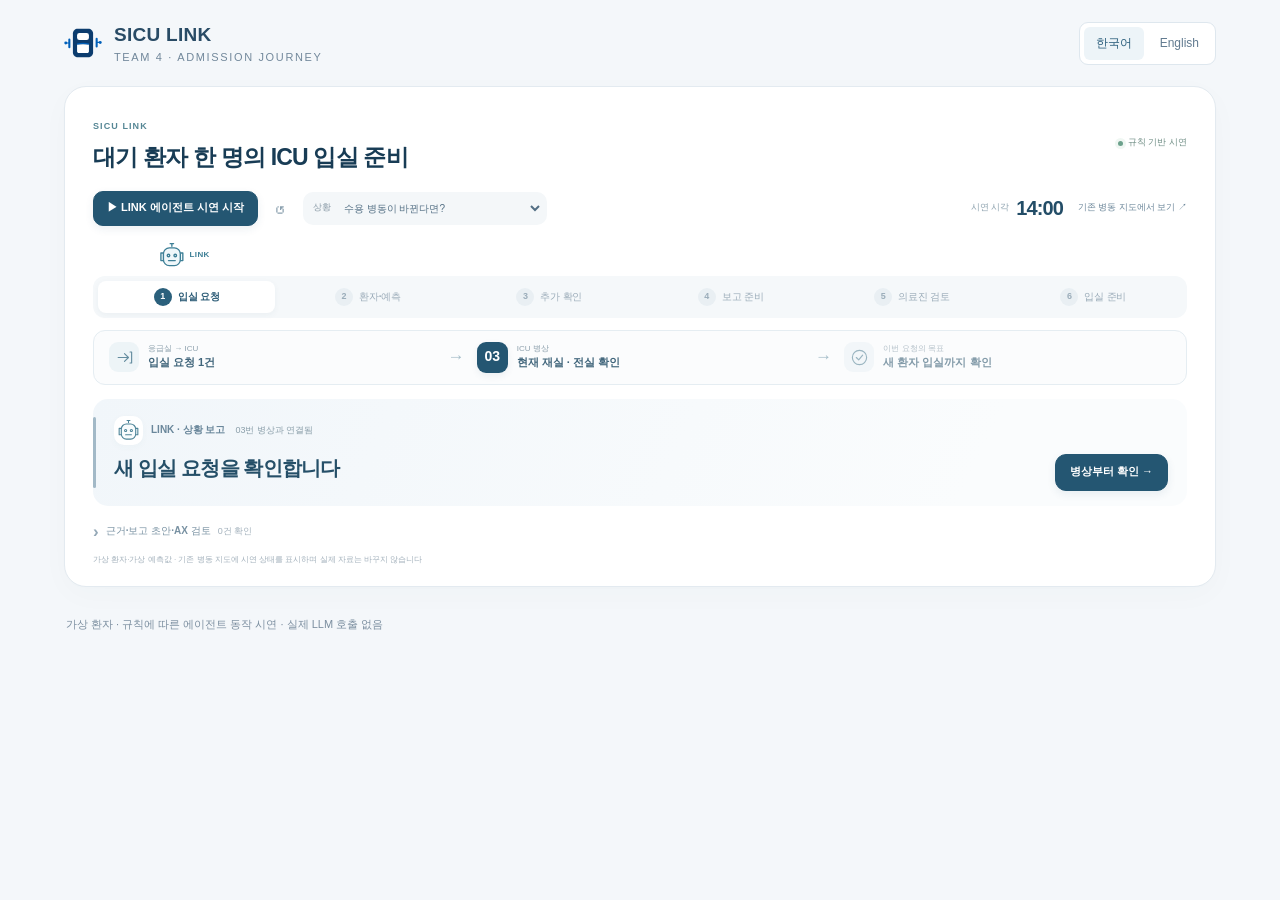
<file: admission-story.html>
<!doctype html>
<html lang="ko">
<head>
  <meta charset="utf-8">
  <meta name="viewport" content="width=device-width,initial-scale=1">
  <title>SICU LINK · 입실 준비 이야기</title>
  <link rel="stylesheet" href="ui/bed-ops-sim.css">
  <style>
    *{box-sizing:border-box}body{margin:0;background:#f4f7fa;color:#294b65;font:15px/1.55 -apple-system,BlinkMacSystemFont,"Apple SD Gothic Neo","Malgun Gothic",sans-serif}.story-appbar{max-width:1200px;margin:auto;display:flex;align-items:center;justify-content:space-between;gap:18px;padding:20px 24px}.story-brand{display:flex;align-items:center;gap:12px;color:inherit;text-decoration:none}.story-brand img{width:38px;height:38px}.story-brand strong{display:block;letter-spacing:.015em;font-size:19px}.story-brand small{display:block;color:#72889b;font-size:11px;letter-spacing:.15em}.story-language{display:flex;gap:4px;padding:4px;border:1px solid #dee7ee;background:#fff;border-radius:9px}.story-language button{border:0;border-radius:6px;padding:7px 12px;background:transparent;color:#627b90;cursor:pointer;font:inherit;font-size:12px}.story-language button[aria-pressed=true]{background:#edf4f8;color:#2b5e7c}.story-language button:focus-visible{outline:3px solid #8ab4cb;outline-offset:2px}main{max-width:1200px;margin:0 auto;padding:0 24px 28px}.story-app-footer{max-width:1200px;margin:0 auto;padding:0 26px 20px;color:#7c8fa0;font-size:11px}body[data-admission-story=standalone] #bedOpsSimulation{margin:0}@media(max-width:650px){.story-appbar{padding:16px}.story-brand strong{font-size:16px}main{padding:0 12px 20px}.story-language button{padding:6px 9px}.story-app-footer{padding:0 16px 16px}}
  </style>
</head>
<body data-admission-story="standalone">
  <div class="story-appbar">
    <a class="story-brand" href="index.html?lang=ko&amp;workspace=hospital&amp;hospital=A#ward"><img src="assets/identity/logo-mark.svg" alt=""><span><strong>SICU LINK</strong><small>TEAM 4 · ADMISSION JOURNEY</small></span></a>
    <div class="story-language" role="group" aria-label="언어 / Language"><button type="button" data-story-language="ko" aria-pressed="true">한국어</button><button type="button" data-story-language="en" aria-pressed="false">English</button></div>
  </div>
  <main><div id="bedOpsSimulationAnchor"></div></main>
  <div class="story-app-footer" id="storyAppFooter">가상 환자 · 규칙에 따른 에이전트 동작 시연 · 실제 LLM 호출 없음</div>
  <script>
    (()=>{function choose(lang){document.documentElement.lang=lang;document.querySelectorAll('[data-story-language]').forEach(b=>b.setAttribute('aria-pressed',String(b.dataset.storyLanguage===lang)));document.getElementById('storyAppFooter').textContent=lang==='ko'?'가상 환자 · 규칙에 따른 에이전트 동작 시연 · 실제 LLM 호출 없음':'Fictional patients · rule-based agent workflow demonstration · no live LLM calls';document.dispatchEvent(new CustomEvent('icu-language'));}document.querySelectorAll('[data-story-language]').forEach(b=>b.addEventListener('click',()=>choose(b.dataset.storyLanguage)));choose(new URLSearchParams(location.search).get('lang')==='en'?'en':'ko');})();
  </script>
  <script src="ui/bed-ops-sim-model.js?scope=20261023-days"></script>
  <script src="ui/admission-story-model.js"></script>
  <script src="ui/bed-ops-sim.js?scope=20261023-days"></script>
</body>
</html>
</file>
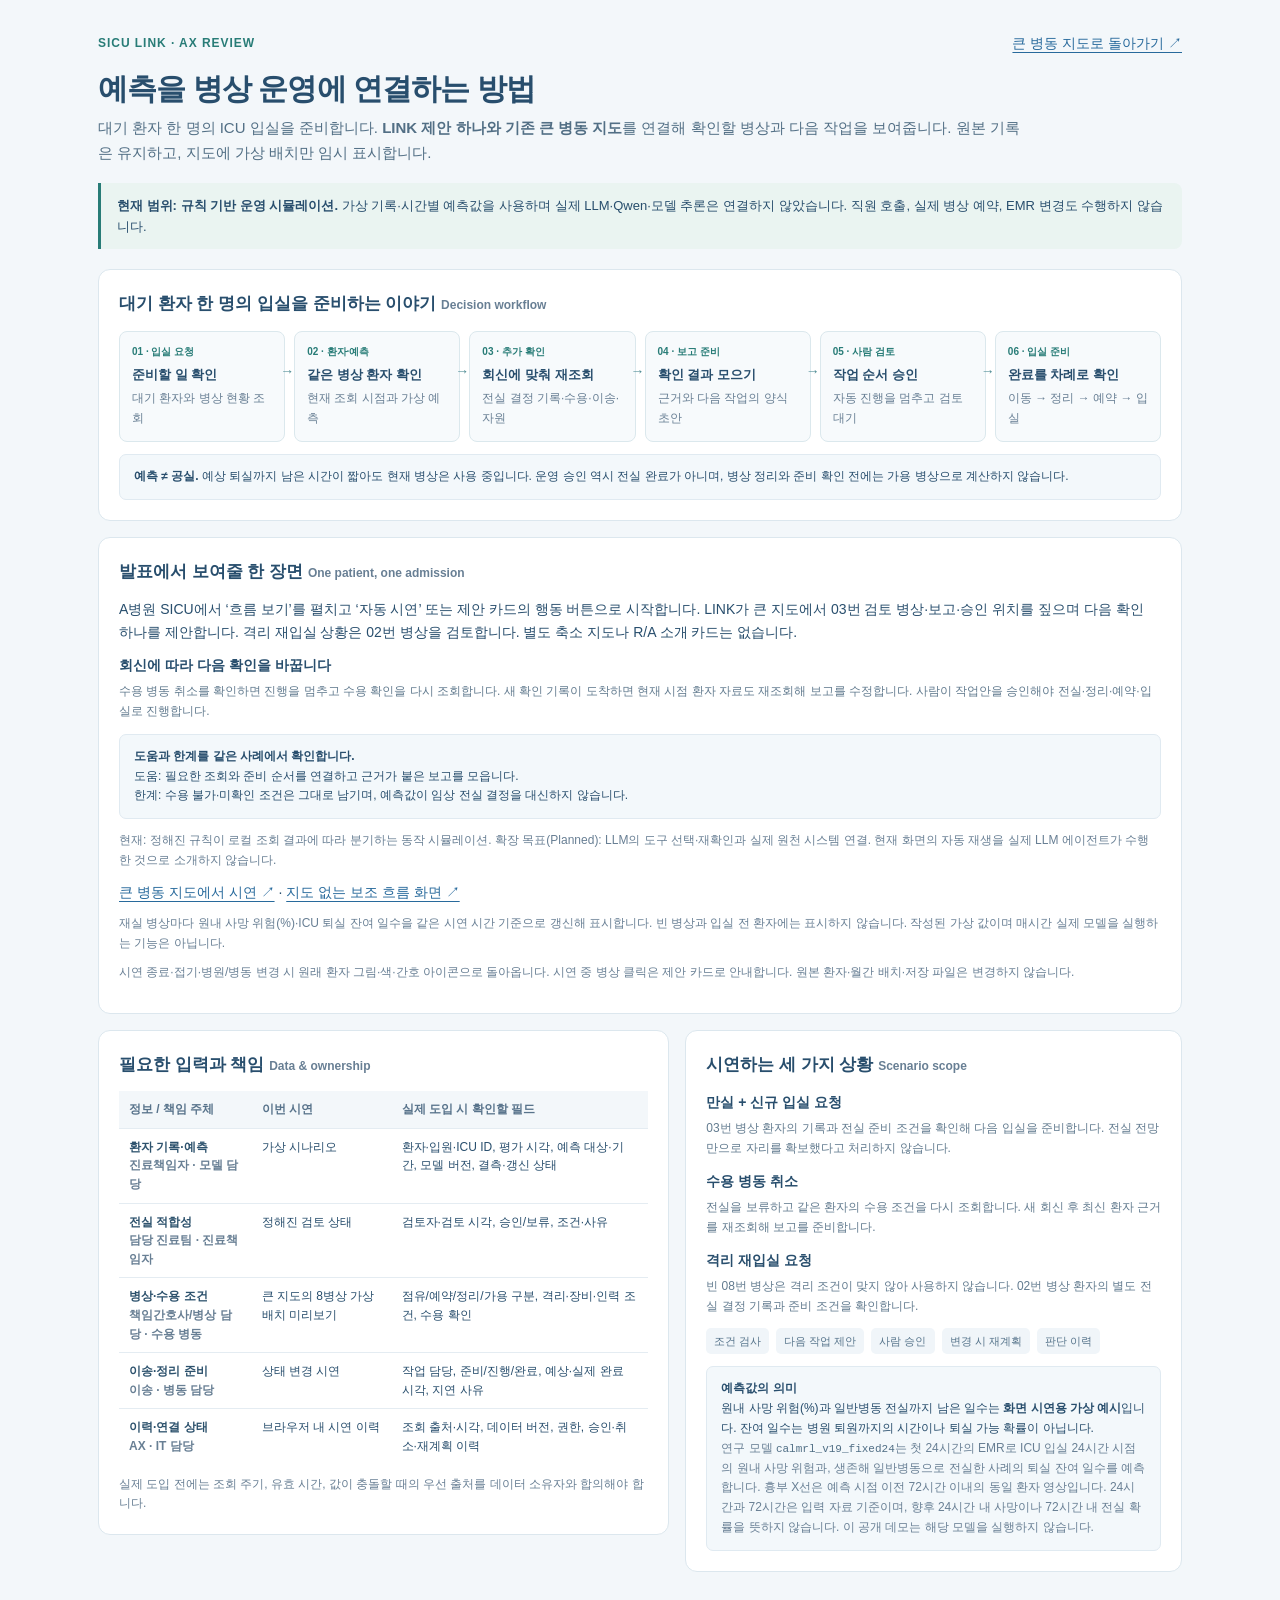
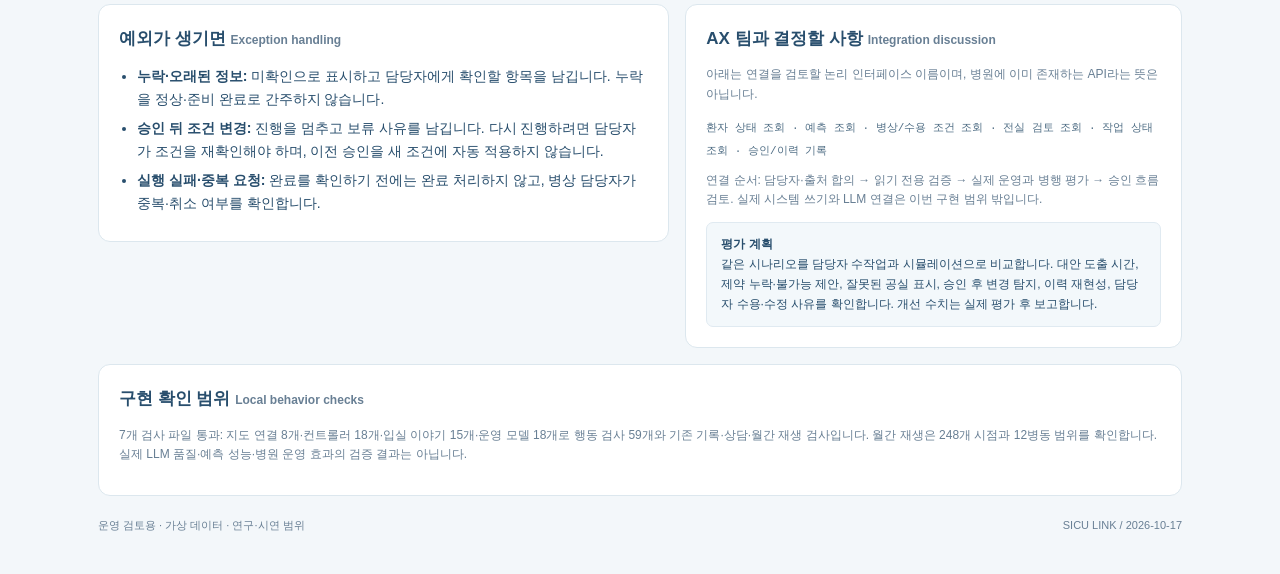
<file: ops-ax-review.html>
<!doctype html>
<html lang="ko">
<head>
<meta charset="utf-8">
<meta name="viewport" content="width=device-width,initial-scale=1">
<title>SICU LINK · 병상 운영 AX 검토</title>
<style>
:root{color-scheme:light;--ink:#284e6d;--muted:#687f94;--line:#dce7ee;--teal:#287c77;--pale:#eef6f5;--blue:#286a9c}*{box-sizing:border-box}body{margin:0;background:#f3f7fa;color:var(--ink);font:14px/1.65 -apple-system,BlinkMacSystemFont,"Apple SD Gothic Neo","Noto Sans KR",sans-serif;font-family:-apple-system,BlinkMacSystemFont,"Apple SD Gothic Neo","Noto Sans KR",sans-serif}main{max-width:1140px;margin:auto;padding:32px 28px 40px}a{color:var(--blue);text-underline-offset:4px}.topline{display:flex;justify-content:space-between;gap:14px;align-items:center}.eyebrow{font-size:12px;font-weight:700;letter-spacing:.08em;color:var(--teal)}h1{font-size:30px;line-height:1.3;margin:14px 0 8px;letter-spacing:-.03em}h2{font-size:17px;margin:0 0 12px}h3{font-size:14px;margin:0 0 5px}p{margin:0 0 10px}.lead{font-size:15px;color:#526f85;max-width:930px}.badge{display:inline-block;background:#e3efec;color:#286c64;border:1px solid #cfe1db;border-radius:6px;padding:4px 9px;font-size:11px;font-weight:700;white-space:nowrap}.note{padding:12px 16px;border-left:3px solid var(--teal);background:#eaf4f1;border-radius:0 8px 8px 0;margin:17px 0 20px;font-size:13px}.grid{display:grid;grid-template-columns:1.15fr 1fr;gap:16px;align-items:start}.card{border:1px solid var(--line);border-radius:12px;background:white;padding:20px;margin-bottom:16px}.wide{grid-column:1/-1}.flow{display:grid;grid-template-columns:repeat(6,1fr);gap:9px}.step{padding:12px;border:1px solid #dbe8ed;border-radius:8px;background:#f7fafc;position:relative}.step:not(:last-child):after{content:"→";position:absolute;right:-10px;top:28px;z-index:1;color:#4f8c94}.step b{display:block;font-size:13px;margin-bottom:4px}.step span{display:block;font-size:12px;color:var(--muted)}.number{font-size:10px;color:var(--teal);font-weight:800;display:block;margin-bottom:4px}table{border-collapse:collapse;width:100%;font-size:12px;line-height:1.55}th,td{text-align:left;vertical-align:top;padding:9px 10px;border-bottom:1px solid #e4ecf2}th{color:#58738b;background:#f3f7fa;font-weight:650}td:first-child{font-weight:650;color:#2d526d}tr:last-child td{border-bottom:0}.table-wrap{overflow-x:auto}.muted{color:var(--muted);font-size:12px}.list{margin:0;padding-left:18px}.list li{margin:6px 0}.items{display:grid;gap:11px}.items p{margin:0;font-size:12px;color:#627b8f}.status-row{display:flex;flex-wrap:wrap;gap:7px;margin:12px 0 0}.pill{padding:4px 8px;background:#f0f5f9;border-radius:5px;font-size:11px;color:#56748b}.decision{padding:12px 14px;background:#f3f8fb;border:1px solid #e0eaf1;border-radius:7px;font-size:12px;margin-top:12px}.footer{font-size:11px;color:var(--muted);display:flex;justify-content:space-between;gap:14px;padding-top:4px}strong{font-weight:700}code{font-family:ui-monospace,SFMono-Regular,monospace;font-size:11px;color:#506e85;overflow-wrap:anywhere}@media(max-width:760px){main{padding:22px 16px}.grid{grid-template-columns:1fr}.flow{grid-template-columns:1fr}.step:not(:last-child):after{content:"↓";top:auto;bottom:-13px;left:50%;right:auto}.step{padding:11px 14px}.topline{align-items:start}.topline a{font-size:12px}h1{font-size:25px}.card{padding:16px}.footer{display:block}}@media print{body{background:white}main{padding:0}.card{break-inside:avoid}.topline a{display:none}.card{margin-bottom:10px;padding:14px}h1{font-size:24px}.note{margin:12px 0}.grid{gap:10px}a{color:inherit}}
</style>
</head>
<body>
<main>
<div class="topline"><span class="eyebrow">SICU LINK · AX REVIEW</span><a href="./?lang=ko&amp;workspace=hospital&amp;hospital=A&amp;ward=SICU#ward">큰 병동 지도로 돌아가기 ↗</a></div>
<h1>예측을 병상 운영에 연결하는 방법</h1>
<p class="lead">대기 환자 한 명의 ICU 입실을 준비합니다. <strong>LINK 제안 하나와 기존 큰 병동 지도</strong>를 연결해 확인할 병상과 다음 작업을 보여줍니다. 원본 기록은 유지하고, 지도에 가상 배치만 임시 표시합니다.</p>
<div class="note"><strong>현재 범위: 규칙 기반 운영 시뮬레이션.</strong> 가상 기록·시간별 예측값을 사용하며 실제 LLM·Qwen·모델 추론은 연결하지 않았습니다. 직원 호출, 실제 병상 예약, EMR 변경도 수행하지 않습니다.</div>
<section class="card">
<h2>대기 환자 한 명의 입실을 준비하는 이야기 <span class="muted">Decision workflow</span></h2>
<div class="flow" aria-label="운영 의사결정 단계">
<div class="step"><small class="number">01 · 입실 요청</small><b>준비할 일 확인</b><span>대기 환자와 병상 현황 조회</span></div>
<div class="step"><small class="number">02 · 환자·예측</small><b>같은 병상 환자 확인</b><span>현재 조회 시점과 가상 예측</span></div>
<div class="step"><small class="number">03 · 추가 확인</small><b>회신에 맞춰 재조회</b><span>전실 결정 기록·수용·이송·자원</span></div>
<div class="step"><small class="number">04 · 보고 준비</small><b>확인 결과 모으기</b><span>근거와 다음 작업의 양식 초안</span></div>
<div class="step"><small class="number">05 · 사람 검토</small><b>작업 순서 승인</b><span>자동 진행을 멈추고 검토 대기</span></div>
<div class="step"><small class="number">06 · 입실 준비</small><b>완료를 차례로 확인</b><span>이동 → 정리 → 예약 → 입실</span></div>
</div>
<div class="decision"><strong>예측 ≠ 공실.</strong> 예상 퇴실까지 남은 시간이 짧아도 현재 병상은 사용 중입니다. 운영 승인 역시 전실 완료가 아니며, 병상 정리와 준비 확인 전에는 가용 병상으로 계산하지 않습니다.</div>
</section>
<section class="card">
<h2>발표에서 보여줄 한 장면 <span class="muted">One patient, one admission</span></h2>
<p>A병원 SICU에서 ‘흐름 보기’를 펼치고 ‘자동 시연’ 또는 제안 카드의 행동 버튼으로 시작합니다. LINK가 큰 지도에서 03번 검토 병상·보고·승인 위치를 짚으며 다음 확인 하나를 제안합니다. 격리 재입실 상황은 02번 병상을 검토합니다. 별도 축소 지도나 R/A 소개 카드는 없습니다.</p>
<div class="items"><div><h3>회신에 따라 다음 확인을 바꿉니다</h3><p>수용 병동 취소를 확인하면 진행을 멈추고 수용 확인을 다시 조회합니다. 새 확인 기록이 도착하면 현재 시점 환자 자료도 재조회해 보고를 수정합니다. 사람이 작업안을 승인해야 전실·정리·예약·입실로 진행합니다.</p></div></div>
<div class="decision"><strong>도움과 한계를 같은 사례에서 확인합니다.</strong><br>도움: 필요한 조회와 준비 순서를 연결하고 근거가 붙은 보고를 모읍니다.<br>한계: 수용 불가·미확인 조건은 그대로 남기며, 예측값이 임상 전실 결정을 대신하지 않습니다.</div>
<p class="muted" style="margin-top:12px">현재: 정해진 규칙이 로컬 조회 결과에 따라 분기하는 동작 시뮬레이션. 확장 목표(Planned): LLM의 도구 선택·재확인과 실제 원천 시스템 연결. 현재 화면의 자동 재생을 실제 LLM 에이전트가 수행한 것으로 소개하지 않습니다.</p>
<p><a href="./?lang=ko&amp;workspace=hospital&amp;hospital=A&amp;ward=SICU#ward">큰 병동 지도에서 시연 ↗</a> · <a href="admission-story.html">지도 없는 보조 흐름 화면 ↗</a></p>
<p class="muted">재실 병상마다 원내 사망 위험(%)·ICU 퇴실 잔여 일수을 같은 시연 시간 기준으로 갱신해 표시합니다. 빈 병상과 입실 전 환자에는 표시하지 않습니다. 작성된 가상 값이며 매시간 실제 모델을 실행하는 기능은 아닙니다.</p>
<p class="muted">시연 종료·접기·병원/병동 변경 시 원래 환자 그림·색·간호 아이콘으로 돌아옵니다. 시연 중 병상 클릭은 제안 카드로 안내합니다. 원본 환자·월간 배치·저장 파일은 변경하지 않습니다.</p>
</section>
<div class="grid">
<section class="card">
<h2>필요한 입력과 책임 <span class="muted">Data &amp; ownership</span></h2>
<div class="table-wrap"><table>
<thead><tr><th>정보 / 책임 주체</th><th>이번 시연</th><th>실제 도입 시 확인할 필드</th></tr></thead>
<tbody>
<tr><td>환자 기록·예측<br><span class="muted">진료책임자 · 모델 담당</span></td><td>가상 시나리오</td><td>환자·입원·ICU ID, 평가 시각, 예측 대상·기간, 모델 버전, 결측·갱신 상태</td></tr>
<tr><td>전실 적합성<br><span class="muted">담당 진료팀 · 진료책임자</span></td><td>정해진 검토 상태</td><td>검토자·검토 시각, 승인/보류, 조건·사유</td></tr>
<tr><td>병상·수용 조건<br><span class="muted">책임간호사/병상 담당 · 수용 병동</span></td><td>큰 지도의 8병상 가상 배치 미리보기</td><td>점유/예약/정리/가용 구분, 격리·장비·인력 조건, 수용 확인</td></tr>
<tr><td>이송·정리 준비<br><span class="muted">이송 · 병동 담당</span></td><td>상태 변경 시연</td><td>작업 담당, 준비/진행/완료, 예상·실제 완료 시각, 지연 사유</td></tr>
<tr><td>이력·연결 상태<br><span class="muted">AX · IT 담당</span></td><td>브라우저 내 시연 이력</td><td>조회 출처·시각, 데이터 버전, 권한, 승인·취소·재계획 이력</td></tr>
</tbody></table></div>
<p class="muted" style="margin:10px 0 0">실제 도입 전에는 조회 주기, 유효 시간, 값이 충돌할 때의 우선 출처를 데이터 소유자와 합의해야 합니다.</p>
</section>
<section class="card">
<h2>시연하는 세 가지 상황 <span class="muted">Scenario scope</span></h2>
<div class="items">
<div><h3>만실 + 신규 입실 요청</h3><p>03번 병상 환자의 기록과 전실 준비 조건을 확인해 다음 입실을 준비합니다. 전실 전망만으로 자리를 확보했다고 처리하지 않습니다.</p></div>
<div><h3>수용 병동 취소</h3><p>전실을 보류하고 같은 환자의 수용 조건을 다시 조회합니다. 새 회신 후 최신 환자 근거를 재조회해 보고를 준비합니다.</p></div>
<div><h3>격리 재입실 요청</h3><p>빈 08번 병상은 격리 조건이 맞지 않아 사용하지 않습니다. 02번 병상 환자의 별도 전실 결정 기록과 준비 조건을 확인합니다.</p></div>
</div>
<div class="status-row"><span class="pill">조건 검사</span><span class="pill">다음 작업 제안</span><span class="pill">사람 승인</span><span class="pill">변경 시 재계획</span><span class="pill">판단 이력</span></div>
<div class="decision"><strong>예측값의 의미</strong><br>원내 사망 위험(%)과 일반병동 전실까지 남은 일수는 <strong>화면 시연용 가상 예시</strong>입니다. 잔여 일수는 병원 퇴원까지의 시간이나 퇴실 가능 확률이 아닙니다.<br><span class="muted">연구 모델 <code>calmrl_v19_fixed24</code>는 첫 24시간의 EMR로 ICU 입실 24시간 시점의 원내 사망 위험과, 생존해 일반병동으로 전실한 사례의 퇴실 잔여 일수를 예측합니다. 흉부 X선은 예측 시점 이전 72시간 이내의 동일 환자 영상입니다. 24시간과 72시간은 입력 자료 기준이며, 향후 24시간 내 사망이나 72시간 내 전실 확률을 뜻하지 않습니다. 이 공개 데모는 해당 모델을 실행하지 않습니다.</span></div>
</section>
<section class="card">
<h2>예외가 생기면 <span class="muted">Exception handling</span></h2>
<ul class="list">
<li><strong>누락·오래된 정보:</strong> 미확인으로 표시하고 담당자에게 확인할 항목을 남깁니다. 누락을 정상·준비 완료로 간주하지 않습니다.</li>
<li><strong>승인 뒤 조건 변경:</strong> 진행을 멈추고 보류 사유를 남깁니다. 다시 진행하려면 담당자가 조건을 재확인해야 하며, 이전 승인을 새 조건에 자동 적용하지 않습니다.</li>
<li><strong>실행 실패·중복 요청:</strong> 완료를 확인하기 전에는 완료 처리하지 않고, 병상 담당자가 중복·취소 여부를 확인합니다.</li>
</ul>
</section>
<section class="card">
<h2>AX 팀과 결정할 사항 <span class="muted">Integration discussion</span></h2>
<p class="muted">아래는 연결을 검토할 논리 인터페이스 이름이며, 병원에 이미 존재하는 API라는 뜻은 아닙니다.</p>
<p><code>환자 상태 조회 · 예측 조회 · 병상/수용 조건 조회 · 전실 검토 조회 · 작업 상태 조회 · 승인/이력 기록</code></p>
<p class="muted">연결 순서: 담당자·출처 합의 → 읽기 전용 검증 → 실제 운영과 병행 평가 → 승인 흐름 검토. 실제 시스템 쓰기와 LLM 연결은 이번 구현 범위 밖입니다.</p>
<div class="decision"><strong>평가 계획</strong><br>같은 시나리오를 담당자 수작업과 시뮬레이션으로 비교합니다. 대안 도출 시간, 제약 누락·불가능 제안, 잘못된 공실 표시, 승인 후 변경 탐지, 이력 재현성, 담당자 수용·수정 사유를 확인합니다. 개선 수치는 실제 평가 후 보고합니다.</div>
</section>
</div>
<section class="card"><h2>구현 확인 범위 <span class="muted">Local behavior checks</span></h2><p class="muted">7개 검사 파일 통과: 지도 연결 8개·컨트롤러 18개·입실 이야기 15개·운영 모델 18개로 행동 검사 59개와 기존 기록·상담·월간 재생 검사입니다. 월간 재생은 248개 시점과 12병동 범위를 확인합니다. 실제 LLM 품질·예측 성능·병원 운영 효과의 검증 결과는 아닙니다.</p></section>
<footer class="footer"><span>운영 검토용 · 가상 데이터 · 연구·시연 범위</span><span>SICU LINK / 2026-10-17</span></footer>
</main>
</body>
</html>
</file>
<file: static/app-shell.css>
/* Interaction hierarchy: network → ward → patient; persistent modal exit. */
header{padding:14px 24px;gap:8px 14px;align-items:center}header h1{font-size:20px}header #src{width:auto;order:2;flex:1}header #simulationControls{order:3;width:auto}header #simulationControls>summary{font-size:13px;border:1px solid #496078;border-radius:7px;padding:7px 11px}header #simulationControls[open]{width:100%;padding-top:10px}header #simulationControls[open]>summary{display:inline-block}.control-note{font-size:12px;color:#c4d6eb;margin:8px 0}.control-status{font-size:13px;color:#bcdcff;flex-basis:100%}#connectionStatus{font-size:12px;color:#ffdc9a}#simulationControls .shiftbar{color:#172840;border-radius:8px;margin:8px 0}#simulationControls .shiftbar button{background:#edf3fa;color:#172840}.network-panel{padding:16px 24px}.network-panel>.tag{margin:6px 0}.section-heading h2{font-size:18px}#networkCards{margin-top:10px;gap:12px}.hospital-card,.hospital-card.selected{padding:12px 14px}.hospital-card.selected{padding:11px 13px}.hospital-card h3{font-size:15px}.hospital-numbers{gap:22px;margin:8px 0}.hospital-numbers strong{font-size:27px}.hospital-numbers small{font-size:11px}.hospital-actions{margin-top:8px}.hospital-actions button{padding:5px 9px}.scopebar{padding:12px 24px}.scenario-card{margin:8px 24px;border-color:#d3dfea;border-left-color:#6b8aac}.scenario-card strong{color:#345a7f}.scenario-card .scenario-description{display:inline-block;margin-left:14px}.scenario-card>div>strong{display:inline}.scenario-card small{margin-top:4px}.patient-board{padding:16px}.unit-patients h3{font-size:14px;margin:14px 0 8px}.bed-grid{grid-template-columns:repeat(4,minmax(0,1fr));gap:10px}.patient-card{padding:11px;line-height:1.45;border-radius:9px}.patient-card .card-top{align-items:flex-start}.patient-card .card-top b{font-size:14px}.patient-card .patient-id{font-size:10px}.patient-card .state-pill{font-size:10px;padding:3px 6px;white-space:nowrap}.patient-card .vitals-line{font-size:11px;word-spacing:0;margin:9px 0}.finding-summary{min-height:32px;font-size:11px;line-height:1.4;color:#64768a}.finding-summary.has-findings{color:#a12c39;font-weight:650}.finding-chips{gap:4px;margin-top:5px}.finding-chip{font-size:12px;padding:3px 4px;min-width:24px;text-align:center}.finding-name{display:none}.device-chips{gap:4px}.device-chip{font-size:10px;padding:3px 5px}.patient-card.vacant{min-height:180px}.side>section{padding:12px}.side summary{font-size:13px}.side #incs{max-height:340px;overflow:auto}.side #standbyRoster{line-height:1.9}.side .tag{font-size:11px}.research-notes summary,.floor-plan summary,.flow-panel>details>summary{font-size:13px}button:disabled{cursor:wait}.hospital-actions button:disabled{cursor:not-allowed}
/* A fixed-size dialog with independent pane scrolling keeps close and compose reachable. */
.modal{padding:20px;background:rgba(9,25,45,.6);backdrop-filter:blur(3px);overflow:hidden}.mbox{width:min(1240px,100%);height:calc(100dvh - 40px);max-height:980px;min-height:0;overflow:hidden;grid-template-columns:310px minmax(0,1fr);grid-template-rows:auto minmax(0,1fr);border-radius:14px;border:1px solid #cdd9e8}.modal-topbar{grid-column:1/-1;display:flex;justify-content:space-between;align-items:center;gap:16px;padding:16px 20px;background:#fff;border-bottom:1px solid #d6e0eb;z-index:30}.modal-topbar h2{font-size:19px;margin:3px 0 0;color:#142d48}.modal-topbar .eyebrow{font-size:10px}.close-button{min-width:116px;min-height:44px;display:flex;justify-content:center;align-items:center;gap:10px;background:#eaf0f7;border:1px solid #b0c2d8;color:#173955;font-weight:700;font-size:14px;flex-shrink:0}.close-button:hover{background:#d6e5f5}.close-button>span:first-child{font-size:19px}kbd{font-family:inherit;font-size:10px;color:#62758b;border:1px solid #b6c4d5;border-radius:4px;padding:1px 4px;background:#fff}.mleft{min-height:0;overflow:auto;background:#f8fafd;padding:16px;border-right:1px solid #d6e0eb;gap:10px}.source-context summary{font-size:11px}.mleft pre{max-height:240px}.mright{min-height:0;overflow:hidden;background:white}.mhead{padding:12px 16px;gap:10px;align-items:flex-start;flex-direction:column}.mhead>span:last-child{display:flex;align-items:center;flex-wrap:wrap;gap:8px;width:100%}.mhead select{max-width:100%;min-height:38px}.mhead button{min-height:38px}.primary-action,#cSend{background:#205f9d;color:white;border-color:#205f9d}.more-actions{position:relative;margin-left:auto}.more-actions>summary{list-style:none;border:1px solid #bdcde0;border-radius:6px;padding:8px 12px;font-size:12px;background:#f4f7fb}.more-actions>summary::after{content:' ▾'}.more-menu{position:absolute;right:0;top:100%;width:225px;z-index:10;padding:8px;background:white;box-shadow:0 6px 24px #14345330;border:1px solid #d6e0eb;border-radius:8px;display:grid;gap:6px}.more-menu button{text-align:left;white-space:normal}.chat{min-height:0;max-height:none;padding:20px;gap:16px;overflow:auto;overscroll-behavior:contain}.msg{font-size:14px;line-height:1.8;max-width:92%;padding:12px 14px}.msg .who{font-size:12px;margin-bottom:5px}.mfoot{padding:14px 16px;background:#f8fafd;flex-shrink:0;align-items:center}.mfoot input{min-height:42px}.mfoot select,.mfoot button{min-height:42px}.care-controls button{min-height:34px}.care-record textarea{min-height:90px}.mleft img{max-height:210px;object-fit:contain}.scenario-context{font-size:12px;line-height:1.65}.mleft .tag{font-size:11px}
@media(max-width:1250px){.bed-grid{grid-template-columns:repeat(2,minmax(0,1fr))}.finding-name{display:inline}.finding-chip{font-size:10px}.patient-card .card-top b{font-size:16px}.device-chip{font-size:11px}.mbox{grid-template-columns:270px minmax(0,1fr)}}
@media(max-width:850px){header{padding:12px 16px}header #src{flex-basis:100%}header #simulationControls{width:100%}header #simulationControls>summary{display:inline-block}.modal{padding:8px}.mbox{height:calc(100dvh - 16px);grid-template-columns:minmax(0,1fr);grid-template-rows:auto minmax(0,1fr)}.mleft{display:none}.mright{grid-row:2}.modal-topbar{padding:12px 14px}.modal-topbar h2{font-size:16px}.close-button{min-width:100px}.mhead{padding:10px}.chat{padding:14px}.mfoot{padding:10px}.mfoot input{min-width:120px}.mhead select{flex:1;min-width:0;font-size:11px}.mhead button{font-size:11px}.more-actions{margin-left:0}.more-menu{right:0}.scopebar{gap:10px}.network-panel{padding:14px}.hospital-numbers{gap:16px}.patient-board{padding:12px}.side{grid-template-columns:repeat(2,minmax(0,1fr))}}
@media(max-width:650px){.bed-grid{grid-template-columns:repeat(2,minmax(0,1fr))}.finding-name{display:none}.finding-chip{font-size:11px}.device-chip{font-size:9px}.patient-card{padding:9px}.patient-card .card-top b{font-size:12px}.patient-card .state-pill{font-size:9px}.patient-card .vitals-line{font-size:10px}.patient-card .patient-id{font-size:9px}.patient-card .card-top{gap:3px}.side{grid-template-columns:minmax(0,1fr)}.scenario-card{margin:8px 14px}.modal-topbar .eyebrow{font-size:9px}.close-button kbd{display:none}.close-button{min-width:80px}.mhead>span:last-child{gap:5px}.more-menu{width:200px}.mfoot input{flex-basis:100%;order:-1}}

#cContextToggle{display:none}.modal-topbar>div:first-child{flex:1;min-width:0}.modal-topbar h2{overflow-wrap:anywhere}
@media(max-width:850px){#cContextToggle{display:block;font-size:11px;min-height:40px;max-width:90px}.mbox.show-context .mleft{display:flex;grid-column:1;grid-row:2;z-index:20}.mbox.show-context .mright{visibility:hidden}.modal-topbar{gap:8px}}

/* Five care markers above a bed, matching the supplied visual reference. */
.care-strip{display:grid;grid-template-columns:repeat(5,minmax(0,1fr));gap:5px;margin:12px 0 7px;width:100%}.care-badge{display:flex;flex-direction:column;align-items:center;gap:5px;min-width:0;text-align:center;color:#64748b}.care-icon{display:flex;align-items:center;justify-content:center;position:relative;width:36px;height:36px;border:1.6px solid #94a3b8;border-radius:50%;background:transparent;flex-shrink:0}.care-icon svg{width:25px;height:25px;display:block}.care-label{font-size:10px;line-height:1.35;font-weight:650;word-break:keep-all;overflow-wrap:normal;min-height:27px}.care-state{font-size:9px;line-height:1.3}.care-badge.is-active{color:var(--care-color)}.care-badge.is-active .care-icon{color:white;background:var(--care-color);border-color:var(--care-color)}.care-badge.is-unknown .care-icon{border-style:dashed}.unknown-mark{position:absolute;right:-4px;bottom:-3px;background:#fff;border:1px solid #8b9bb0;border-radius:50%;width:14px;height:14px;font:bold 10px/12px sans-serif;color:#52647c}.patient-bed-drawing{display:block;width:100%;height:34px;color:#687f91;margin:8px 0}.care-key{gap:10px;margin:12px 0 0}.care-key .care-badge{flex-direction:row;justify-content:flex-start;border:1px solid color-mix(in srgb,var(--care-color) 30%,white);border-radius:9px;padding:10px;background:color-mix(in srgb,var(--care-color) 5%,white);text-align:left}.care-key .care-label{min-height:0;font-size:12px}.care-key .care-state:empty{display:none}.care-key-note{font-size:11px;color:#52647c;line-height:1.6;margin:9px 0 12px}.patient-card .finding-summary{min-height:0;margin-top:8px}.patient-card .device-chips:empty{display:none}.patient-card .vacant-note .patient-bed-drawing{height:45px;margin:18px 0}.patient-card.vacant{display:flex;flex-direction:column}.patient-card.vacant .vacant-note{flex:1}
@media(max-width:1250px){.care-icon{width:40px;height:40px}.care-icon svg{width:27px;height:27px}.care-label{font-size:11px}.care-key .care-badge{flex-direction:column;text-align:center;padding:8px}.care-key .care-label{font-size:11px}}
@media(max-width:650px){.bed-grid{grid-template-columns:minmax(0,1fr)}.care-key{gap:4px}.care-key .care-icon{width:30px;height:30px}.care-key .care-icon svg{width:22px;height:22px}.care-key .care-badge{padding:6px 3px}.care-key .care-label{font-size:9px}.care-label{font-size:11px}.patient-card .card-top b{font-size:16px}}

/* The ward map is the primary view; detailed patient cards follow it. */
.floor-plan{margin:0 0 20px;padding:18px}.floor-plan>summary{font-size:17px;font-weight:700}.ward-map-viewport{overflow-x:auto}.bed-care-icons svg{display:block;height:.62px;width:.62px}.bed-t{font-size:.6px}.bed-care-icons{pointer-events:none}.floor-plan .tag{margin:10px 0}.patient-board{margin-top:18px}

/* SVG groups use a shape-based keyboard focus indicator. Chromium's native
   SVG focus ring can paint a large filled disk after dialog focus returns. */
#floors g[role="button"]:focus{outline:none}
#floors g[role="button"]:focus-visible > rect.bed,
#floors g.doctor:focus-visible > rect,
#floors g.nurse:focus-visible > circle.body{stroke:#164e9d;stroke-width:3px;vector-effect:non-scaling-stroke}

/* Scene pictograms: patient, equipment and treatment are visible together. */
.care-icon{width:64px;height:46px;border-radius:8px;border-color:#bbc6d1;background:#f7f9fb;color:#88949f}.care-icon svg{width:57px;height:36px}.care-badge.is-active .care-icon{background:var(--care-color);color:#fff;border-color:var(--care-color)}.bed-care-icons svg{width:.76px;height:.48px}@media(max-width:650px){.care-key .care-icon{width:48px;height:36px}.care-key .care-icon svg{width:43px;height:27px}}

#fat .frow{grid-template-columns:minmax(0,1fr) auto;gap:14px}#fat .frow>span:last-child{font-weight:700;font-size:14px}

.patient-card .care-icon{width:100%;max-width:64px;height:auto;aspect-ratio:64/46}.patient-card .care-icon svg{width:90%;height:auto;aspect-ratio:64/40}

/* Vacant beds: light gray; awaiting a reserved admission: light yellow. */
.patient-card.vacant.empty{background:#e7ebf0;border-color:#b8c3cf;color:#475569}
.patient-card.vacant.reserved{background:#fff1b8;border-color:#d6bd66;color:#67521c}
.patient-card.vacant .state-pill{background:transparent;color:inherit;border:1px solid currentColor}
.patient-card.vacant .vacant-note,.patient-card.vacant .patient-bed-drawing{color:inherit}
.flow-panel .empty{background:#e7ebf0;color:#475569}.flow-panel .yellow{background:#fff1b8;color:#67521c}

/* Fictional transport state controls and accessible event details. */
#transferPanel{margin:18px 0;padding:18px;border:1px solid #bccbdc;border-radius:12px;background:#f4f7fb;color:#243e59}#transferPanel h3{margin:0 0 8px;font-size:18px}#transferNote{font-size:12px;line-height:1.7;color:#526780}.transfer-controls{display:flex;gap:8px;flex-wrap:wrap}.transfer-controls button,.transfer-controls select{min-height:42px;padding:8px 12px;font:inherit}.transfer-controls select{max-width:100%}#transferStart{background:#255d8c;color:white;border-color:#255d8c}#transferStatus{font-weight:700;line-height:1.6;font-size:13px}#transferSteps{display:flex;gap:8px;list-style:none;padding:0;flex-wrap:wrap}#transferSteps li{flex:1 1 130px;padding:10px;border:1px solid #cad6e2;border-radius:8px;background:white;font-size:12px;color:#536579}#transferSteps li.current{border:2px solid #536d8e;background:#e5edf7;color:#1e3f62;font-weight:700}#transferSteps li.done{background:#edf4f0;color:#39634e}#transferSteps small{display:block;margin-top:5px}.flow-card-note{font-size:13px;line-height:1.6;margin-top:12px}.flow-card-note p{margin:6px 0}.patient-card .state-pill{color:var(--flow-ink,#fff)}#transferDetail{width:min(600px,88vw);max-height:85vh;overflow:auto;border:1px solid #b9c9db;border-radius:14px;padding:22px;color:#233c55;background:white;line-height:1.8}#transferDetail::backdrop{background:#102a4577}.transfer-dialog-head{display:flex;justify-content:space-between;align-items:center;gap:16px;position:sticky;top:0;background:white;z-index:2}.transfer-dialog-head h2{font-size:20px}.transfer-dialog-head button{min-height:44px;min-width:100px;font-size:15px;font-weight:700;background:#e9eff7;color:#213d59;border:1px solid #aebfd3;border-radius:8px}

.nurse .staff-avatar .staff-glyph,.doctor .staff-avatar .staff-glyph{font-size:.51px;fill:#fff;dominant-baseline:auto;paint-order:normal;stroke:none}.nurse .staff-avatar,.doctor .staff-avatar{filter:drop-shadow(0 .06px .06px #20405c25)}.doctor .staff-avatar rect{fill:#6b567c;stroke:#fff;stroke-width:.07px}.nurse,.doctor{transition:transform 1.4s linear}.bed{transition:fill .65s ease,stroke .65s ease}@media(prefers-reduced-motion:reduce){.nurse,.doctor,.bed{transition:none!important}}
.nurse .staff-avatar circle,.doctor .staff-avatar circle{stroke:none;fill:#283b4b}.nurse.me .avatar-care,#floors g.nurse:focus-visible .avatar-care,#floors g.doctor:focus-visible .avatar-care{stroke:#164e9d;stroke-width:.25px}

#readinessLegend,.readiness-detail{padding:15px;border:1px solid #cad7e4;border-radius:10px;background:#f7f9fc;margin:14px 0;color:#253c55;font-size:13px;line-height:1.7}.readiness-key{display:flex;flex-wrap:wrap;gap:8px;margin-top:10px}.readiness-key span{border-left:5px solid var(--r);padding:5px 10px;background:white;border-radius:5px}.review-badges{display:flex;flex-wrap:wrap;gap:6px;font-size:11px;margin-top:8px}.review-badges span{background:#eef3f8;border:1px solid #d4dfeb;border-radius:4px;padding:3px 6px}.review-badges small{width:100%;color:#64778c}.review-note{font-size:12px;color:#5d6f84}.readiness-detail li{margin:5px 0}.bed-t{font-size:.69px}

/* Bed occupancy changes share the same color across map and patient table. */
.patient-card[data-bed-status="critical"]{background:#fff0f1;border-color:#c93b45}.patient-card[data-bed-status="watch"]{background:#edf4ff;border-color:#3475c5}.patient-card[data-bed-status="stable"]{background:#edf8f2;border-color:#26805c}.patient-card[data-bed-status="deceased"]{background:#eee8f1;border-color:#6b576f}.patient-card[data-bed-status="turnover"]{background:#dce6f1;border-color:#a2b6ca}.patient-card[data-bed-status="transit"]{background:#edf4fa;border-color:#256e9d}.patient-card{transition:background-color .4s,border-color .4s}.transfer-controls label{display:flex;align-items:center;gap:7px;font-size:13px}.transfer-controls input{width:18px;height:18px}@media(prefers-reduced-motion:reduce){.patient-card{transition:none}}

/* Stable eight-bed geometry, including genuinely empty cells. */
.flow-scroll table{table-layout:fixed;min-width:1000px}.flow-scroll th:first-child{width:100px}.flow-scroll th:last-child{width:70px}.flow-scroll td{height:76px;vertical-align:middle}.flow-scroll button{height:76px;min-height:76px;line-height:1.45;white-space:normal;overflow-wrap:anywhere;padding:7px 5px}.flow-scroll .empty,.flow-scroll .yellow{border:1px solid #c6ced6}.bed-grid{align-items:stretch}.patient-card{height:100%;min-height:260px}.patient-card.vacant{min-height:260px}.care-badge.is-active .care-label{font-weight:800}.care-icon{border-width:2px}.refresh-stamp{display:flex;gap:8px 18px;flex-wrap:wrap;width:100%;font-size:12px;line-height:1.7;color:#e3edf8;font-variant-numeric:tabular-nums}.refresh-stamp time{font-weight:650}

#workbookPlan>summary{font-size:17px;font-weight:700;margin-bottom:12px}.workbook-table th:last-child{width:auto}.workbook-table th:first-child{width:110px}.workbook-table td{padding:8px;height:72px;color:white}.workbook-table small{display:block;font-size:10px;font-weight:400}.workbook-table th[scope=row]{position:static;font-size:12px}.workbook-table .empty{color:#475569}.workbook-table .yellow{color:#67521c}

.public-notice{padding:12px 24px;background:#e9f2fc;color:#25476b;font-size:13px;line-height:1.7;border-bottom:1px solid #bdd2eb}#simulationControls,#bleedingCase,.compare-controls,.hospital-actions button:nth-child(2),.research-notes,.side button,.side .diagnostic-controls{display:none!important}#publicPatient{border:1px solid #ccd8e6;border-radius:14px;padding:24px;width:min(620px,90vw);max-height:85vh;color:#17334e}#publicPatient::backdrop{background:#102a45aa}#publicClose{position:sticky;top:0;z-index:2;float:right;min-height:44px;min-width:116px;font-weight:700;background:#eaf1fa;border:1px solid #a9bfd6}#publicPatientBody{clear:both;padding-top:15px;line-height:1.8}#publicPatientBody table{width:100%;margin:15px 0}#publicPatientBody td{padding:8px;border-bottom:1px solid #dbe4ee}#publicPatientBody .public-source{background:#eef4fa;border-radius:8px;padding:12px;font-size:13px}
#publicSandbox{margin:18px 24px;padding:20px 24px;border:2px solid #507cac;border-radius:12px;background:#f2f7fc;color:#203c56}#publicSandbox h2{font-size:19px;margin:0 0 8px}#publicSandbox p{font-size:13px;line-height:1.7;margin:0 0 12px}.sandbox-controls{display:flex;align-items:center;gap:12px;flex-wrap:wrap}.sandbox-controls button,.sandbox-controls select{min-height:42px;font:inherit;padding:8px 14px}.sandbox-controls input{width:200px}#sandboxMinute{font-weight:700;font-size:18px}#sandboxStatus{min-height:23px;margin-top:8px;font-size:12px}
</file>
<file: ui/hospital-base.css>
/* Hospital UI v1. Proposed web palette; not official SNUH/KHDP CI tokens. */
[data-hospital-ui="v1"] {
  --hui-brand: #173b70;
  --hui-primary: #215ec9;
  --hui-sky: #2c83c8;
  --hui-selected: #eaf2ff;
  --hui-bg: #f4f7fb;
  --hui-surface: #fff;
  --hui-ink: #172b45;
  --hui-muted: #52647a;
  --hui-line: #d9e2ef;
  --hui-control-border: #78879a;
  --hui-red: #a53740;
  --hui-red-bg: #fff0f1;
  --hui-amber: #825800;
  --hui-amber-bg: #fff7e3;
  --hui-green: #176847;
  --hui-green-bg: #eaf7f0;
  --hui-gray: #52647a;
  --hui-gray-bg: #edf1f5;
  --hui-font-body: 1.0625rem;
  --hui-font-small: .875rem;
  color-scheme: light;
  color: var(--hui-ink);
  background: var(--hui-bg);
  font-family: -apple-system, BlinkMacSystemFont, "Apple SD Gothic Neo", "Malgun Gothic", "Noto Sans KR", sans-serif;
  font-size: var(--hui-font-body);
  line-height: 1.6;
  overflow-wrap: anywhere;
}
[data-hospital-ui="v1"][data-text-size="large"] { --hui-font-body: 1.25rem; --hui-font-small: 1rem; }
[data-hospital-ui="v1"] *, [data-hospital-ui="v1"] *::before, [data-hospital-ui="v1"] *::after { box-sizing: border-box; }
[data-hospital-ui="v1"] [hidden] { display: none !important; }
[data-hospital-ui="v1"] :where(button, input, textarea, select) { font: inherit; color: inherit; }
[data-hospital-ui="v1"] :where(button, a, input, select, textarea):focus-visible { outline: 3px solid var(--hui-primary); outline-offset: 3px; }
[data-hospital-ui="v1"] :where(h1, h2, h3, p) { margin: 0; }
[data-hospital-ui="v1"] h1 { font-size: 1.5em; line-height: 1.4; }
[data-hospital-ui="v1"] h2 { font-size: 1.25em; line-height: 1.4; }
[data-hospital-ui="v1"] h3 { font-size: 1.125em; line-height: 1.5; }
[data-hospital-ui="v1"] .hui-meta { color: var(--hui-muted); font-size: var(--hui-font-small); }
[data-hospital-ui="v1"] .hui-number { font-variant-numeric: tabular-nums; }
[data-hospital-ui="v1"] .hui-row { display: flex; align-items: center; gap: 12px; flex-wrap: wrap; }
[data-hospital-ui="v1"] .hui-spread { justify-content: space-between; }
[data-hospital-ui="v1"] .hui-stack { display: grid; gap: 16px; }
[data-hospital-ui="v1"] .hui-surface { background: var(--hui-surface); border: 1px solid var(--hui-line); border-radius: 10px; padding: 24px; min-width: 0; }
[data-hospital-ui="v1"] .hui-button {
  min-width: 44px; min-height: 44px; display: inline-flex; justify-content: center; align-items: center; gap: 8px;
  padding: 8px 16px; border: 1px solid var(--hui-control-border); border-radius: 6px;
  color: var(--hui-ink); background: var(--hui-surface); cursor: pointer; text-align: center;
  text-decoration: none; font-weight: 600; line-height: 1.5;
}
[data-hospital-ui="v1"] .hui-button:hover:not(:disabled) { background: var(--hui-selected); }
[data-hospital-ui="v1"] .hui-button--primary { background: var(--hui-brand); border-color: var(--hui-brand); color: var(--hui-surface); }
[data-hospital-ui="v1"] .hui-button--primary:hover:not(:disabled) { background: var(--hui-ink); }
[data-hospital-ui="v1"] .hui-button:disabled { color: var(--hui-muted); background: var(--hui-gray-bg); cursor: not-allowed; }
[data-hospital-ui="v1"] .hui-input { width: 100%; min-height: 44px; padding: 9px 12px; border: 1px solid var(--hui-control-border); border-radius: 6px; background: var(--hui-surface); }
[data-hospital-ui="v1"] .hui-input::placeholder { color: var(--hui-muted); opacity: 1; }
[data-hospital-ui="v1"] .hui-label { display: block; margin-bottom: 8px; font-weight: 600; }
[data-hospital-ui="v1"] .hui-status { display: inline-flex; align-items: center; gap: 7px; padding: 4px 9px; border-radius: 5px; color: var(--hui-gray); background: var(--hui-gray-bg); font-weight: 600; font-size: inherit; }
[data-hospital-ui="v1"] .hui-status[data-status="continue"] { color: var(--hui-red); background: var(--hui-red-bg); }
[data-hospital-ui="v1"] .hui-status[data-status="reassess"] { color: var(--hui-amber); background: var(--hui-amber-bg); }
[data-hospital-ui="v1"] .hui-status[data-status="ready"] { color: var(--hui-green); background: var(--hui-green-bg); }
[data-hospital-ui="v1"] .hui-notice { padding: 12px 16px; border-radius: 6px; background: var(--hui-selected); color: var(--hui-ink); }
[data-hospital-ui="v1"] .hui-divider { border: 0; border-top: 1px solid var(--hui-line); margin: 20px 0; }
[data-hospital-ui="v1"] .hui-table-wrap { overflow-x: auto; }
[data-hospital-ui="v1"] .hui-table { width: 100%; border-collapse: collapse; text-align: left; }
[data-hospital-ui="v1"] .hui-table :where(th, td) { padding: 12px; border-bottom: 1px solid var(--hui-line); vertical-align: top; }
[data-hospital-ui="v1"] .hui-table th { font-weight: 600; color: var(--hui-muted); }
@media (max-width: 540px) { [data-hospital-ui="v1"] .hui-surface { padding: 16px; } }
@media (prefers-reduced-motion: reduce) { [data-hospital-ui="v1"] * { scroll-behavior: auto; } }
</file>
<file: ui/board.css>
/* Ward Atlas. The map is a place; the cards are records, not colored tiles.
   Intent: locate a bed, inspect its support and coordinate the existing workflow.
   Hierarchy: network availability → selected ward geometry → patient evidence.
   Palette: white linen, blue wayfinding, navy desks, gray walls; clinical colors
   retain their upstream meanings. Depth uses a quiet ring and one soft lift.
   Pretendard 16/14/12 metadata; 22 section, 32 quantities; 4px spacing rhythm. */
@font-face{font-family:Pretendard;src:url('../assets/PretendardVariable.woff2') format('woff2');font-weight:100 900;font-style:normal;font-display:swap}
:root{--desk-navy:#0c3c6e;--wayfinding-blue:#0160ba;--linen:#fff;--ward-canvas:#f4f7fb;--wall:#dce4ed;--clinical-ink:#183049;--record-muted:#576c81;--inset:#f0f4f8;--lift:0 1px 3px #163c6410,0 8px 24px #163c6406;--control-edge:#aab9c9;--bg:var(--ward-canvas);--panel:var(--linen);--ink:var(--clinical-ink);--muted:var(--record-muted);--line:var(--wall);--unit:#f4f7fa;--corr:#e9f0f7;--care:var(--wayfinding-blue)}
html{scroll-behavior:smooth;scroll-padding-top:100px}
body[data-board-design]{font-family:Pretendard,'Apple SD Gothic Neo',sans-serif;font-size:16px;line-height:1.6;color:var(--clinical-ink);background:var(--ward-canvas);letter-spacing:-.015em;-webkit-font-smoothing:antialiased;overflow-wrap:normal}
body[data-board-design] :where(button,input,select,textarea){font-family:inherit;letter-spacing:inherit}
body[data-board-design] :where(h1,h2,h3){text-wrap:balance;word-break:keep-all}
body[data-board-design] :where(p){text-wrap:pretty}
body[data-board-design] :where(button,select){min-height:44px;border:1px solid var(--control-edge);border-radius:8px;padding:9px 14px;background:var(--linen);font-size:14px;font-weight:550;line-height:1.45;transition:background-color .16s,border-color .16s,box-shadow .16s}
body[data-board-design] button:hover:not(:disabled){background:#edf4fc;border-color:#789ab9}
body[data-board-design] button:active:not(:disabled){transform:translateY(1px)}
body[data-board-design] button:disabled{color:#66788a;background:#edf1f5;border-color:var(--wall);cursor:not-allowed;opacity:1}
body[data-board-design] :where(button,a,select,input,summary):focus-visible{outline:3px solid var(--wayfinding-blue);outline-offset:3px}
body[data-board-design] select{background:var(--inset);max-width:100%;cursor:pointer}
body[data-board-design] .tag{color:var(--record-muted);font-size:14px;line-height:1.6}
body[data-board-design] header{position:sticky;top:0;z-index:10;display:flex;align-items:center;flex-wrap:wrap;gap:12px;padding:12px 32px;background:var(--linen);color:var(--clinical-ink);border-bottom:1px solid var(--wall);min-height:80px}
body[data-board-design] header h1{font-size:18px;font-weight:700;letter-spacing:-.04em;min-width:0;flex:0 1 auto;margin-right:28px;color:var(--desk-navy)}
.board-mark{display:flex;align-items:center;justify-content:center;width:38px;height:38px;color:var(--wayfinding-blue);flex-shrink:0}
.board-mark svg{width:32px;height:32px}
.board-nav{display:flex;gap:8px;align-self:stretch;align-items:center;margin-right:auto}
.board-nav a{display:flex;align-items:center;gap:8px;min-height:44px;padding:10px 12px;border-radius:8px;color:var(--record-muted);font-size:14px;font-weight:600;text-decoration:none;white-space:nowrap}
.board-nav svg{width:19px;height:19px}
.board-nav a:hover{background:var(--ward-canvas);color:var(--wayfinding-blue)}
.board-nav a.is-current{background:#eaf3fd;color:var(--wayfinding-blue)}
body[data-board-design] header .clock{order:2;line-height:1;font-size:23px;font-weight:650;color:var(--desk-navy);margin-left:8px}
body[data-board-design] header #src{display:none}
body[data-board-design] header #connectionStatus:empty{display:none}
body[data-board-design] #languageSwitch{order:3;gap:0;border:1px solid var(--wall);border-radius:8px;padding:3px;margin-left:8px;background:var(--ward-canvas)}
body[data-board-design] #languageSwitch button{background:transparent;min-height:34px;min-width:62px;border:0;padding:6px 10px;font-size:12px;color:var(--record-muted);border-radius:5px}
body[data-board-design] #languageSwitch button.on{background:var(--linen);color:var(--desk-navy);box-shadow:0 1px 4px #18304915}
body[data-board-design] #boardTextSize{border-color:transparent;background:transparent;min-width:44px;padding:8px;color:var(--record-muted);font-size:18px}
#boardTextSize>span>span{font-size:12px;vertical-align:super}
body[data-board-design] #boardTextSize[aria-pressed=true]{background:#eaf3fd;color:var(--wayfinding-blue)}
body[data-board-design] .public-notice{padding:8px 32px;border:0;background:var(--ward-canvas);font-size:12px;color:var(--record-muted)}
.public-notice summary{display:inline-flex;align-items:center;gap:8px;list-style:none;padding:0;font-size:12px;font-weight:500;cursor:pointer}
.public-notice summary::before{content:'';width:6px;height:6px;border-radius:50%;background:#8297ac}
.public-notice summary::after{content:'⌄';margin-left:4px}
.public-notice details[open] summary::after{content:'⌃'}
.notice-body{max-width:980px;padding:10px 0 2px;line-height:1.8}
body[data-board-design] #publicSandbox{margin:0 32px 24px;padding:16px 20px;border:1px solid var(--wall);border-radius:12px;background:var(--linen);color:var(--clinical-ink);display:grid;grid-template-columns:1fr auto;gap:8px 24px;box-shadow:var(--lift)}
body[data-board-design] #publicSandbox h2{font-size:14px;font-weight:650;line-height:1.6;margin:0}
body[data-board-design] #publicSandbox p{font-size:12px;line-height:1.6;grid-column:1/-1;grid-row:3;margin:0;color:var(--record-muted)}
body[data-board-design] #publicSandbox .sandbox-controls{grid-row:1/3;grid-column:2;gap:8px;justify-content:flex-end;align-content:center}
body[data-board-design] .sandbox-controls :where(select,button){min-height:40px;padding:8px 12px;font-size:13px}
body[data-board-design] #sandboxApply{background:var(--desk-navy);color:var(--linen);border-color:var(--desk-navy)}
body[data-board-design] #sandboxApply:hover:not(:disabled){background:#13518c}
body[data-board-design] #sandboxTime{accent-color:var(--wayfinding-blue);width:140px;max-width:100%;cursor:pointer}
body[data-board-design] .sandbox-controls label{font-size:12px;color:var(--record-muted);margin-left:12px}
body[data-board-design] #sandboxMinute{font-size:18px;font-variant-numeric:tabular-nums;color:var(--desk-navy)}
body[data-board-design] #sandboxStatus{min-height:0;font-size:12px;margin:0;color:var(--record-muted)}
body[data-board-design] .network-panel{padding:8px 32px 24px;background:transparent;border:0}
body[data-board-design] .eyebrow{font-size:11px;font-weight:650;letter-spacing:.1em;color:var(--wayfinding-blue)}
body[data-board-design] .section-heading h2{font-size:24px;font-weight:700;line-height:1.4;letter-spacing:-.045em;margin:4px 0}
body[data-board-design] .network-panel>.tag{margin:8px 0 0;font-size:13px}
body[data-board-design] #networkClock{font-size:13px;padding:6px 0}
body[data-board-design] #networkCards{gap:16px;margin-top:20px}
body[data-board-design] .hospital-card{position:relative;padding:20px 24px;border:1px solid var(--wall);border-radius:14px;background:var(--linen);box-shadow:var(--lift);min-width:0}
body[data-board-design] .hospital-card.selected{padding:20px 24px;border:1px solid var(--desk-navy);background:var(--desk-navy);color:var(--linen)}
body[data-board-design] .hospital-card h3{font-size:16px;line-height:1.4;font-weight:650;margin:0 0 16px}
body[data-board-design] .hospital-numbers{margin:0 0 16px;display:grid;grid-template-columns:.8fr 1.2fr 1fr;gap:12px}
body[data-board-design] .hospital-numbers strong{font-size:32px;letter-spacing:-.04em;font-weight:600;line-height:1.2}
body[data-board-design] .hospital-numbers small{font-size:12px;display:block;margin-top:4px;color:var(--record-muted)}
body[data-board-design] .hospital-card .tag{font-size:12px;margin-top:4px}
body[data-board-design] .hospital-card .acceptance{font-size:12px;color:#775a1e;font-weight:500;display:inline-block;margin-top:4px}
body[data-board-design] .hospital-card.selected :where(.tag,small){color:#cee1f4}
body[data-board-design] .hospital-card.selected .acceptance{color:#f3daab}
body[data-board-design] .hospital-actions{margin:0;position:absolute;top:12px;right:16px}
body[data-board-design] .hospital-actions button:first-child{font-size:12px;background:#eff5fb;color:var(--desk-navy);border:0;padding:8px 10px;min-height:40px;min-width:70px}
body[data-board-design] .hospital-card.selected .hospital-actions button:first-child{background:#ffffff1a;color:#fff}
body[data-board-design] .hospital-actions button:first-child:hover{background:#dcecff}
body[data-board-design] .hospital-card.selected .hospital-actions button:first-child:hover{background:#ffffff2b}
body[data-board-design] .scopebar{gap:20px;background:var(--linen);margin:0 32px;padding:16px 20px;border:1px solid var(--wall);border-radius:12px 12px 0 0}
body[data-board-design] .scopebar label{gap:12px;font-size:14px;font-weight:600;min-width:0}
body[data-board-design] .scopebar select{font-size:14px;max-width:320px}
body[data-board-design] .scopebar strong{font-size:13px;font-weight:600;color:var(--record-muted)}
body[data-board-design] .scenario-card{margin:0 32px;padding:16px 20px;border:1px solid var(--wall);border-top:0;border-radius:0 0 12px 12px;background:var(--linen);font-size:14px}
body[data-board-design] .scenario-card strong{font-size:14px;font-weight:650;color:var(--clinical-ink)}
body[data-board-design] .scenario-description{margin-left:16px;font-size:13px}
body[data-board-design] #bedCounts{display:block;font-size:13px;margin-top:8px;color:var(--record-muted);font-variant-numeric:tabular-nums}
body[data-board-design] main{padding:24px 32px;gap:24px;grid-template-columns:minmax(0,1fr) 300px}
body[data-board-design] main>div{min-width:0}
body[data-board-design] .floor-plan{padding:24px;margin:0 0 24px;border:1px solid var(--wall);border-radius:14px;background:var(--linen);box-shadow:var(--lift)}
body[data-board-design] .floor-plan>summary{font-size:20px;line-height:1.4;font-weight:700;padding:0 0 8px;letter-spacing:-.035em}
body[data-board-design] .floor-plan>.tag{font-size:13px;margin:6px 0 16px}
body[data-board-design] #transferPanel{padding:16px 20px;margin:20px 0;background:var(--ward-canvas);border:1px solid var(--wall);border-radius:10px}
body[data-board-design] #transferPanel h3{font-size:16px;font-weight:650;letter-spacing:-.02em;margin:0 0 8px}
body[data-board-design] #transferNote{font-size:13px;line-height:1.7;margin:0 0 12px;color:var(--record-muted)}
body[data-board-design] .transfer-controls{gap:8px;align-items:center}
body[data-board-design] .transfer-controls :where(select,button){font-size:13px;min-height:42px;padding:8px 12px}
body[data-board-design] #transferStart{background:var(--desk-navy);border-color:var(--desk-navy);color:#fff}
body[data-board-design] .transfer-controls label{font-size:12px;color:var(--record-muted);line-height:1.6;gap:8px}
body[data-board-design] #transferStatus{font-size:13px;margin:12px 0 0;font-weight:600;color:var(--desk-navy)}
body[data-board-design] #transferStatus:empty{margin:0}
body[data-board-design] #transferSteps{margin:12px 0 0;gap:8px}
body[data-board-design] #transferSteps:empty{margin:0}
body[data-board-design] #transferSteps li{font-size:13px;padding:12px;min-width:0;border-color:var(--wall)}
body[data-board-design] #transferSteps li.current{border:1px solid var(--wayfinding-blue);background:#eaf3fd;color:var(--desk-navy)}
body[data-board-design] #readinessLegend{padding:16px 0;margin:20px 0 12px;background:transparent;border:0;border-top:1px solid var(--wall);border-radius:0;font-size:14px;line-height:1.7}
body[data-board-design] #readinessLegend>b{font-size:14px;font-weight:650}
body[data-board-design] .readiness-key{gap:8px;margin-top:12px}
body[data-board-design] .readiness-key span{display:flex;align-items:center;gap:8px;border:1px solid var(--wall);border-radius:6px;background:var(--linen);padding:6px 10px;font-size:12px}
body[data-board-design] .readiness-key span::before{content:'';display:block;width:7px;height:7px;border-radius:50%;background:var(--r);flex-shrink:0}
body[data-board-design] #readinessLegend p{font-size:13px;color:var(--record-muted);margin:12px 0 8px;max-width:900px}
body[data-board-design] #readinessLegend small{font-size:12px;color:var(--record-muted)}
.map-context{font-size:12px;color:var(--record-muted);margin:12px 0 16px!important}
body[data-board-design] .floor{padding:16px 0 8px;margin:16px 0 0;border:0;border-top:1px solid var(--wall);border-radius:0;background:var(--linen)}
body[data-board-design] .floor h2{font-size:14px;font-weight:600;color:var(--clinical-ink);margin:0 0 4px}
body[data-board-design] .ward-map-viewport{overflow:auto;overscroll-behavior-x:contain;scrollbar-width:thin;scrollbar-color:#a2b5c8 #f2f5f8;border-radius:8px}
#floors svg{font-family:Pretendard,sans-serif;letter-spacing:normal}
#floors svg .unit-r{fill:#f8fafc;stroke:#c7d4e1;stroke-width:.08}
#floors svg .unit-t{fill:#254b70;font-size:1.05px;font-weight:600}
#floors svg .bed{stroke-width:.07;fill-opacity:.25}
#floors svg .bed.focus{stroke-width:.10;stroke:var(--high)}
#floors svg .bed-t{fill:var(--clinical-ink)!important;font-weight:600;font-size:.53px}
#floors svg .bed-id{fill:var(--clinical-ink);font-size:.74px;font-weight:650}
#floors svg g[role=button]:hover>.bed{stroke-width:.09;stroke:var(--wayfinding-blue);fill-opacity:.33}
#floors svg g[role=button]{cursor:pointer}
#floors .bed-care-icons{pointer-events:none}
/* Staff keep their original nodes, role, state fill and care-history outline.
   Compact ID badges leave doorway geometry and patient support visible. */
#floors .staff-avatar{transform:scale(.85);filter:none}
#floors .staff-avatar:not(.sicu-staff-avatar)>:not(title):not(.avatar-care):not(.avatar-scrubs):not(.staff-glyph){display:none}
#floors .staff-avatar:not(.sicu-staff-avatar) .avatar-care{d:path('M-.95-.72H.95V.92H-.95Z');fill:#fff;stroke-width:.13}
#floors .staff-avatar:not(.sicu-staff-avatar) .avatar-scrubs{d:path('M-.82-.59H.82V.79H-.82Z');stroke:none}
#floors .staff-avatar .staff-glyph{transform:translateY(-.56px);font-size:.67px;fill:#fff!important;letter-spacing:normal}
#floors .doctor .staff-avatar .avatar-scrubs{fill:#6b567c}
body[data-board-design] .patient-board{padding:24px;border:1px solid var(--wall);border-radius:14px;background:var(--linen);box-shadow:var(--lift);margin:0}
body[data-board-design] .patient-board .section-heading h2{font-size:21px;margin:0}
body[data-board-design] .patient-board>.tag{font-size:13px;margin-top:8px}
body[data-board-design] .icon-rules summary{font-size:13px;font-weight:500;color:var(--record-muted);padding:8px 0}
body[data-board-design] .icon-rules p{font-size:13px;margin:4px 0 12px}
body[data-board-design] .care-key{gap:8px;margin:12px 0 0}
body[data-board-design] .care-key .care-badge{padding:10px 4px;background:var(--ward-canvas);border:0;border-radius:8px;flex-direction:column;gap:6px;text-align:center}
body[data-board-design] .care-key .care-icon{border:0;background:transparent;color:var(--care-color);width:64px;height:40px}
body[data-board-design] .care-key .care-icon svg{width:58px;height:36px}
body[data-board-design] .care-key .care-label{font-size:12px;min-height:34px;line-height:1.4}
body[data-board-design] .care-key-note{font-size:12px;line-height:1.7;margin:12px 0 20px;color:var(--record-muted)}
body[data-board-design] .unit-patients h3{display:flex;align-items:center;gap:12px;margin:24px 0 12px;font-size:16px;font-weight:650;padding-top:20px;border-top:1px solid var(--wall)}
body[data-board-design] .unit-patients h3 button{margin-left:auto;font-size:12px;min-height:40px;font-weight:500}
body[data-board-design] .bed-grid{grid-template-columns:repeat(2,minmax(0,1fr));gap:12px}
body[data-board-design] .patient-card{border:1px solid var(--wall);border-radius:10px;padding:16px;background:var(--linen);font-size:14px;color:var(--clinical-ink);line-height:1.6;min-height:200px}
body[data-board-design] .patient-card:hover{border-color:#86a6c3;background:#f8fbff;box-shadow:0 4px 16px #163c640c}
body[data-board-design] .patient-card .card-top{gap:8px;align-items:center;flex-wrap:wrap}
body[data-board-design] .patient-card .card-top b{font-size:17px;letter-spacing:-.02em;font-weight:650}
body[data-board-design] .patient-card .state-pill{background:transparent;border-radius:5px;color:var(--bed-color);padding:3px 7px;font-size:12px;font-weight:650;white-space:normal}
body[data-board-design] .patient-card[data-bed-status=critical] .state-pill{background:#fbecef;color:#a72d3c}
body[data-board-design] .patient-card[data-bed-status=watch] .state-pill{background:#eaf2fd;color:#235b9b}
body[data-board-design] .patient-card[data-bed-status=stable] .state-pill{background:#e9f6ef;color:#1d6d4d}
body[data-board-design] .patient-card .patient-id{font-size:12px;color:var(--record-muted);margin-top:6px}
body[data-board-design] .patient-card .vitals-line{font-size:16px;line-height:1.7;margin:12px 0;word-spacing:0;color:var(--clinical-ink)}
body[data-board-design] .care-strip{gap:4px;margin:12px 0}
body[data-board-design] .patient-card .care-icon{max-width:58px;width:100%;height:auto;aspect-ratio:64/46;border-width:1px;border-radius:6px;background:#f8fafc;border-color:#c5d1de;color:#73879a}
body[data-board-design] .patient-card .is-active .care-icon{background:color-mix(in srgb,var(--care-color) 7%,white);border-color:var(--care-color);color:var(--care-color)}
body[data-board-design] .patient-card .is-unknown .care-icon{border-style:dashed}
body[data-board-design] .care-label{font-size:11px;font-weight:550;line-height:1.4;min-height:30px}
body[data-board-design] .care-state{font-size:10px;color:var(--record-muted)}
body[data-board-design] .finding-summary{font-size:12px;line-height:1.6;min-height:0;margin-top:8px}
body[data-board-design] .finding-chip{font-size:12px;border:0;padding:4px 6px;background:var(--ward-canvas)}
body[data-board-design] .finding-name{display:inline}
body[data-board-design] .device-chip{font-size:12px;padding:4px 6px}
body[data-board-design] .review-badges{font-size:11px;gap:6px;margin-top:12px;padding-top:12px;border-top:1px solid var(--wall)}
body[data-board-design] .review-badges span{background:var(--ward-canvas);border:0;padding:3px 6px;border-radius:4px;color:#425b73}
body[data-board-design] .review-badges small{font-size:11px;color:var(--record-muted);margin-top:2px}
body[data-board-design] .patient-card.vacant{min-height:200px;justify-content:flex-start;background:#f0f3f7;border-color:var(--wall);color:#51677e}
body[data-board-design] .patient-card.reserved{background:#fff9e8;border-color:#e8dbb1;color:#755a20}
body[data-board-design] .patient-card.vacant .state-pill{border:0;background:#e2e9f0;color:#51677e}
body[data-board-design] .patient-card.reserved .state-pill{background:#f7eecb;color:#755a20}
body[data-board-design] .patient-card.vacant .vacant-note{font-size:14px;line-height:1.7}
body[data-board-design] .patient-card[data-bed-status=deceased]{background:#f2eef4;border-color:#d7cadb}
body[data-board-design] .patient-card[data-bed-status=turnover]{background:#edf2f8;border-color:#bdccdb}
body[data-board-design] .patient-card[data-bed-status=transit]{background:#edf5fb;border-color:#9fbdd4}
body[data-board-design] .patient-card[data-bed-status=deceased] .state-pill{color:#6b576f;background:#e9dfed}
body[data-board-design] .patient-card[data-bed-status=turnover] .state-pill{color:#455f79;background:#dce6f1}
body[data-board-design] .patient-card[data-bed-status=transit] .state-pill{color:#256e9d;background:#dfedf7}
body[data-board-design] .side>section{padding:20px;margin:0 0 16px;border:1px solid var(--wall);border-radius:12px;background:var(--linen);box-shadow:var(--lift)}
body[data-board-design] .side h3,body[data-board-design] .side summary{font-size:14px;font-weight:650;line-height:1.6;margin:0 0 12px}
body[data-board-design] .side summary{padding:0;margin:0}
body[data-board-design] .side .tag{font-size:13px;line-height:1.8}
body[data-board-design] .side .legend{font-size:12px;line-height:1.7;gap:8px;margin-top:12px}
body[data-board-design] .side .inc{padding:12px;margin:8px 0;border:1px solid #e9cbd0;background:#fff7f8;border-radius:8px;font-size:13px;line-height:1.8}
body[data-board-design] .side .inc.det{border-color:#ebddba;background:#fffbf0}
body[data-board-design] #incs{max-height:360px;overflow:auto}
body[data-board-design] #standbyRoster{line-height:1.9}
body[data-board-design] #fat .frow{font-size:12px;padding:6px 0;gap:12px;border-bottom:1px solid #eef2f6}
body[data-board-design] #fat .frow>span:last-child{font-size:13px;font-weight:600}
body[data-board-design] .roster-head{flex-wrap:wrap;margin-bottom:12px;gap:8px}
body[data-board-design] .roster-head h3{margin:0}
body[data-board-design] .roster-head select{font-size:12px;max-width:100%;min-height:40px}
body[data-board-design] .roster-table{font-size:12px}
body[data-board-design] .roster-table td,body[data-board-design] .roster-table th{padding:8px 4px;font-size:12px;overflow-wrap:anywhere}
body[data-board-design] .roster-table small{font-size:11px}
body[data-board-design] .roster-slot{font-size:11px}
body[data-board-design] .handover-patient{font-size:13px;padding:12px 0}
body[data-board-design] .handover-patient :where(.handover-assignment,.handover-events){font-size:12px}
body[data-board-design] .log{font-family:inherit;font-size:12px;line-height:1.8}
body[data-board-design] .flow-panel{padding:24px;margin:0 32px 32px;border:1px solid var(--wall);border-radius:14px;background:var(--linen);box-shadow:var(--lift)}
body[data-board-design] .flow-panel summary{font-size:20px;font-weight:700;padding:0 0 12px}
body[data-board-design] .flow-panel h2{font-size:16px;margin:4px 0 8px}
body[data-board-design] .flow-panel #flowSummary{font-size:14px;margin:16px 0}
body[data-board-design] .flow-panel .legend{gap:8px;margin:16px 0}
body[data-board-design] .flow-key{font-size:12px;padding:6px 10px;border-radius:6px}
body[data-board-design] .flow-scroll{border:1px solid var(--wall);border-radius:8px;max-height:520px}
body[data-board-design] .flow-scroll table{border-spacing:4px;min-width:1050px}
body[data-board-design] .flow-scroll th{font-size:12px;padding:12px 8px;color:var(--record-muted)}
body[data-board-design] .flow-scroll td:first-child{font-size:12px;padding:8px;color:var(--record-muted)}
body[data-board-design] .flow-scroll button{font-size:12px;font-weight:500;border-radius:5px;padding:10px 8px;min-height:64px}
body[data-board-design] .flow-scroll button:hover{filter:brightness(.96);border:0}
body[data-board-design] #flowSelection{font-size:14px;margin-top:16px;line-height:1.8}
body[data-board-design] :where(#publicPatient,#transferDetail){border:1px solid var(--wall);border-radius:16px;box-shadow:0 24px 80px #102a4533;width:min(760px,calc(100vw - 32px));max-height:calc(100dvh - 48px);padding:24px;font-family:inherit;font-size:16px;line-height:1.8;color:var(--clinical-ink)}
body[data-board-design] :where(#publicPatient,#transferDetail)::backdrop{background:#102a4577;backdrop-filter:blur(5px)}
body[data-board-design] #publicPatientBody{padding-top:16px;font-size:16px;line-height:1.8}
body[data-board-design] #publicPatientBody h2{font-size:24px;letter-spacing:-.035em;margin:0 0 12px}
body[data-board-design] #publicPatientBody h3{font-size:17px;margin:16px 0 8px}
body[data-board-design] #publicPatientBody p{margin:12px 0}
body[data-board-design] #publicClose{min-width:100px;background:var(--inset);border-color:var(--control-edge);font-size:14px;min-height:44px}
body[data-board-design] #publicPatientBody .public-source{font-size:13px;line-height:1.8;background:var(--ward-canvas);border-radius:8px;padding:12px 16px;color:var(--record-muted)}
body[data-board-design] .readiness-detail{padding:20px;background:#f4f7fb;border:1px solid var(--wall);border-radius:10px;font-size:15px;line-height:1.8;margin:16px 0}
body[data-board-design] .readiness-detail h3{font-size:18px;margin:0 0 12px}
body[data-board-design] .readiness-detail summary{font-size:14px;font-weight:600}
body[data-board-design] .readiness-detail .review-note{font-size:13px;color:var(--record-muted);line-height:1.8}
body[data-board-design] .readiness-detail li{margin:8px 0}
body[data-board-design] #publicPatientBody td{font-size:16px;padding:12px 8px}
body[data-board-design][data-text-size=large]{font-size:18px}
body[data-board-design][data-text-size=large] :where(.tag,.vitals-line,.care-label,.care-state,.finding-summary,.review-badges,.side .tag,.roster-table){font-size:16px}
body[data-board-design][data-text-size=large] :where(button,select){font-size:16px}
body[data-board-design][data-text-size=large] .bed-grid{grid-template-columns:minmax(0,1fr)}
@media(min-width:1800px){body[data-board-design] .bed-grid{grid-template-columns:repeat(4,minmax(0,1fr))}}
@media(max-width:1350px){body[data-board-design] header h1{margin-right:8px;font-size:16px}.board-nav{gap:2px}.board-nav a{font-size:13px;padding:10px 8px}.board-nav svg{display:none}body[data-board-design] header{padding:12px 24px}body[data-board-design] #publicSandbox{grid-template-columns:1fr}body[data-board-design] #publicSandbox .sandbox-controls{grid-row:2;grid-column:1;justify-content:flex-start}body[data-board-design] #publicSandbox p{grid-row:4}body[data-board-design] #sandboxStatus{grid-row:3}body[data-board-design] main{grid-template-columns:minmax(0,1fr) 280px;gap:20px}body[data-board-design] .hospital-card{padding:20px}body[data-board-design] .hospital-card.selected{padding:20px}body[data-board-design] .hospital-actions{position:static;margin-top:12px}body[data-board-design] .hospital-card h3{margin-bottom:12px}body[data-board-design] .hospital-numbers strong{font-size:28px}body[data-board-design] .scopebar strong{width:100%;margin-left:0}}
@media(max-width:1100px){body[data-board-design] main{grid-template-columns:minmax(0,1fr)}body[data-board-design] .side{display:grid;grid-template-columns:repeat(2,minmax(0,1fr));gap:16px}body[data-board-design] .side>section{margin:0}body[data-board-design] header h1{flex:1}.board-nav{order:5;width:100%;justify-content:flex-start;border-top:1px solid #edf1f6;padding-top:8px}.board-nav a{font-size:14px;padding:8px 14px}.board-nav svg{display:block}body[data-board-design] header .clock{margin-left:0}body[data-board-design] .hospital-numbers{gap:8px}html{scroll-padding-top:140px}}
@media(max-width:780px){body[data-board-design] header{padding:12px 20px;gap:8px}body[data-board-design] header h1{font-size:16px}.board-mark{width:28px}.board-mark svg{width:28px;height:28px}body[data-board-design] header .clock{font-size:19px}body[data-board-design] #languageSwitch{margin-left:0}body[data-board-design] #languageSwitch button{min-width:54px;padding:6px 7px}body[data-board-design] .network-panel{padding:4px 20px 20px}body[data-board-design] #networkCards{grid-template-columns:repeat(3,minmax(0,1fr));gap:8px}body[data-board-design] .hospital-card,body[data-board-design] .hospital-card.selected{padding:16px 12px}body[data-board-design] .hospital-card h3{font-size:14px}body[data-board-design] .hospital-numbers{grid-template-columns:1fr;gap:8px}body[data-board-design] .hospital-numbers>div{display:flex;align-items:baseline;gap:8px}body[data-board-design] .hospital-numbers strong{font-size:23px;min-width:55px}body[data-board-design] .hospital-numbers small{font-size:11px}body[data-board-design] .hospital-card .tag{font-size:11px}body[data-board-design] .hospital-card .acceptance{font-size:11px}body[data-board-design] .hospital-actions button:first-child{min-width:0;width:100%;font-size:12px}body[data-board-design] .section-heading h2{font-size:21px}body[data-board-design] #networkClock{font-size:12px;max-width:120px;text-align:right}body[data-board-design] #publicSandbox{margin:0 20px 20px;padding:16px}body[data-board-design] .public-notice{padding:8px 20px}body[data-board-design] .scopebar{margin:0 20px;gap:12px;padding:16px}body[data-board-design] .scopebar label{font-size:13px;gap:8px}body[data-board-design] .scopebar select{max-width:100%;font-size:13px}body[data-board-design] .scenario-card{margin:0 20px;padding:16px}body[data-board-design] main{padding:20px;gap:20px}body[data-board-design] .floor-plan,body[data-board-design] .patient-board{padding:20px}body[data-board-design] .flow-panel{margin:0 20px 20px;padding:20px}body[data-board-design] .care-key .care-label{font-size:11px}body[data-board-design] .bed-grid{grid-template-columns:repeat(2,minmax(0,1fr))}body[data-board-design] .care-strip{gap:3px}body[data-board-design] .patient-card{padding:12px}body[data-board-design] .finding-name{display:none}body[data-board-design] .care-label{font-size:10px}body[data-board-design] .care-state{font-size:10px}}
@media(max-width:560px){body[data-board-design] header{gap:8px;padding:12px 16px}.board-mark{width:24px}.board-mark svg{width:24px;height:24px}body[data-board-design] header h1{font-size:15px;letter-spacing:-.045em;flex-basis:calc(100% - 80px);margin:0}body[data-board-design] #boardTextSize{order:0;margin-left:auto;min-width:36px;padding:4px}body[data-board-design] header .clock{order:1;margin-left:32px}body[data-board-design] #languageSwitch{order:2;margin-left:auto}.board-nav{gap:4px;justify-content:space-between}.board-nav a{font-size:13px;padding:8px;gap:6px}.board-nav svg{width:17px;height:17px}body[data-board-design] .public-notice{padding:8px 16px}body[data-board-design] #publicSandbox{margin:0 16px 20px;padding:16px}body[data-board-design] .sandbox-controls{gap:8px}body[data-board-design] .sandbox-controls label{margin-left:0}body[data-board-design] #sandboxProfile{flex:1;min-width:160px}body[data-board-design] #sandboxTime{flex:1;width:auto;min-width:100px}body[data-board-design] .network-panel{padding:0 16px 20px}body[data-board-design] .network-panel>.section-heading{align-items:flex-start}body[data-board-design] .network-panel .section-heading h2{font-size:22px;max-width:230px}body[data-board-design] #networkClock{font-size:11px;max-width:90px}body[data-board-design] #networkCards{grid-template-columns:minmax(0,1fr);gap:12px;margin-top:16px}body[data-board-design] .hospital-card,body[data-board-design] .hospital-card.selected{padding:20px}body[data-board-design] .hospital-card h3{font-size:16px;margin-bottom:16px}body[data-board-design] .hospital-numbers{grid-template-columns:.8fr 1.2fr 1fr;gap:12px;margin-bottom:12px}body[data-board-design] .hospital-numbers>div{display:block}body[data-board-design] .hospital-numbers strong{font-size:28px}body[data-board-design] .hospital-numbers small{font-size:12px}body[data-board-design] .hospital-card .tag{font-size:12px}body[data-board-design] .hospital-card .acceptance{font-size:12px}body[data-board-design] .hospital-actions{position:absolute;right:12px;top:0}body[data-board-design] .scopebar{margin:0 16px;padding:16px;display:grid;grid-template-columns:1fr;gap:12px}body[data-board-design] .scopebar label{display:grid;grid-template-columns:36px minmax(0,1fr)}body[data-board-design] .scopebar select{width:100%;max-width:none;font-size:14px}body[data-board-design] .scopebar strong{font-size:12px;overflow-wrap:anywhere}body[data-board-design] .scenario-card{margin:0 16px;padding:16px}body[data-board-design] main{padding:20px 16px;gap:20px}body[data-board-design] .floor-plan,body[data-board-design] .patient-board{padding:16px}body[data-board-design] .floor-plan>summary{font-size:19px}body[data-board-design] #transferPanel{padding:16px}body[data-board-design] .transfer-controls{display:grid;grid-template-columns:1fr 1fr}body[data-board-design] .transfer-controls select{grid-column:1/-1;width:100%}body[data-board-design] .transfer-controls label{grid-column:1/-1}body[data-board-design] #transferSteps{display:grid;grid-template-columns:minmax(0,1fr)}body[data-board-design] #transferSteps li{flex:auto}body[data-board-design] .readiness-key{flex-direction:column;align-items:flex-start}body[data-board-design] .care-key{grid-template-columns:repeat(3,minmax(0,1fr));gap:8px}body[data-board-design] .care-key .care-label{min-height:0;font-size:12px}body[data-board-design] .bed-grid{grid-template-columns:minmax(0,1fr)}body[data-board-design] .patient-card{padding:16px}body[data-board-design] .care-label{font-size:11px}body[data-board-design] .care-state{font-size:11px}body[data-board-design] .patient-card .card-top b{font-size:18px}body[data-board-design] .patient-board .section-heading{align-items:flex-start;gap:8px}body[data-board-design] .patient-board .section-heading h2{font-size:20px}body[data-board-design] .patient-board .section-heading>.tag{white-space:nowrap;font-size:11px}body[data-board-design] .side{grid-template-columns:minmax(0,1fr)}body[data-board-design] .side>section{padding:20px}body[data-board-design] .flow-panel{margin:0 16px 20px;padding:16px}body[data-board-design] .flow-panel summary{font-size:19px}body[data-board-design] :where(#publicPatient,#transferDetail){padding:20px;max-height:calc(100dvh - 24px)}body[data-board-design] #publicPatientBody h2{font-size:21px}body[data-board-design] .readiness-detail{padding:16px;font-size:14px}body[data-board-design] .readiness-detail ul{padding-left:20px}body[data-board-design] .public-source{font-size:12px}html{scroll-padding-top:180px}}
@media(max-width:780px){body[data-board-design] .network-panel>.section-heading{display:block}body[data-board-design] #networkClock{display:block;max-width:none;text-align:left;padding:4px 0 0}body[data-board-design] .network-panel .section-heading h2{max-width:none}}
@media(prefers-reduced-motion:reduce){html{scroll-behavior:auto}body[data-board-design] *{transition:none!important;animation:none!important}}
</file>
<file: ui/workspace.css>
/* SICU LINK — nursing, bedside support, shared space and coordination.
   Intent: enter a hospital, then locate the patient and the next care action.
   Hierarchy: identity → chosen hospital → one task view; no nested panel stack.
   Palette: linen, KHDP navy/blue, architectural gray; clinical colors keep meaning.
   Depth: quiet surface changes. Type: Pretendard 16/14; 28 workspace/46 entry.
   Rhythm: 4px base; 32px workspace insets, 24px rows, 44px native controls. */
body[data-board-design="sicu-link"]{--desk-navy:#103f6e;--wayfinding-blue:#0065c4;--ward-canvas:#f7f9fc;--wall:#e1e8ef;background:var(--ward-canvas)}
.sicu-sr-only{position:absolute!important;width:1px!important;height:1px!important;padding:0!important;margin:-1px!important;overflow:hidden!important;clip:rect(0,0,0,0)!important;white-space:nowrap!important;border:0!important}
body[data-startup]:not([data-startup="ready"])> :not(#startupScreen):not(#workspaceEntry):not(script){visibility:hidden}
body[data-startup="selection"]{overflow:hidden}
.startup-screen{position:fixed;inset:0;z-index:1000;display:flex;align-items:center;justify-content:center;background:#f4f8fc;color:var(--desk-navy)}
.startup-brand{display:flex;flex-direction:column;align-items:center;text-align:center;animation:link-arrive .5s cubic-bezier(.23,1,.32,1) both}
.startup-brand>img{width:72px;height:72px;margin-bottom:24px}
.startup-wordmark{font-size:52px;font-weight:750;letter-spacing:-.065em;line-height:1.1}
.startup-wordmark>span{color:var(--wayfinding-blue)}
.team-signature{display:block;font-size:10px;line-height:1.3;font-weight:600;letter-spacing:.14em;color:#6984a0;margin-top:8px}
.startup-wordmark>.team-signature{font-size:11px;letter-spacing:.18em;margin-top:14px}
.entry-brand .team-signature{font-size:10px;font-weight:600;letter-spacing:.14em;margin-top:7px}
.workspace-brand .team-signature{font-size:9px;line-height:1.2;letter-spacing:.13em;margin-top:3px}
.startup-brand p{font-size:16px;letter-spacing:-.02em;margin:12px 0 0!important;color:#416485}
.startup-brand small{font-size:12px;color:#71879d}
.startup-track{height:2px;width:168px;background:#dce9f5;margin:32px 0 16px;overflow:hidden}
.startup-track i{height:100%;display:block;background:var(--wayfinding-blue);transform-origin:left;animation:link-loading 2.35s cubic-bezier(.23,1,.32,1) both}
@keyframes link-loading{from{transform:scaleX(.04)}to{transform:scaleX(1)}}
@keyframes link-arrive{from{opacity:0;transform:translateY(8px)}to{opacity:1;transform:translateY(0)}}
.workspace-entry{margin:0;padding:0;border:0;width:100vw;max-width:none;height:100dvh;max-height:none;background:#fff;color:var(--clinical-ink);overflow:auto;overscroll-behavior:contain}
.workspace-entry::backdrop{background:#fff}
.entry-composition{min-height:100dvh;display:grid;grid-template-columns:minmax(0,1.2fr) minmax(440px,.85fr)}
.entry-story{position:relative;background:#eff5fb;padding:48px clamp(40px,5vw,84px) 28px;display:flex;flex-direction:column;overflow:hidden;min-width:0}
.entry-brand{display:flex;align-items:center;gap:14px;color:var(--desk-navy);text-decoration:none;align-self:flex-start}
.entry-brand img{width:48px;height:48px;flex-shrink:0}
.entry-brand>span{font-size:27px;font-weight:720;letter-spacing:-.06em;line-height:1.1}
.entry-brand b{color:var(--wayfinding-blue);font-weight:720}
.entry-brand small{display:block;font-size:12px;font-weight:450;letter-spacing:-.01em;line-height:1.5;color:#577796;margin-top:6px}
.entry-message{margin-top:clamp(48px,8vh,92px);position:relative;z-index:1}
.entry-eyebrow{font-size:10px;font-weight:650;letter-spacing:.15em;color:#62829f;margin:0 0 20px!important}
body[data-board-design] .entry-message h2{font-size:clamp(34px,3.2vw,49px);font-weight:680;line-height:1.3;letter-spacing:-.065em;margin:0;color:var(--desk-navy);text-wrap:initial}
.entry-message>p:last-child{font-size:15px;line-height:1.85;color:#53728e;margin:22px 0 0!important;letter-spacing:-.02em}
.entry-art{width:clamp(440px,100%,760px);height:auto;align-self:center;margin:16px -16px 0;flex:1;min-height:180px;object-fit:contain;object-position:center}
.entry-story>.entry-art{width:min(100%,760px);max-width:100%;min-width:0;margin-inline:0}
.entry-story-footer{display:flex;justify-content:space-between;align-items:center;font-size:11px;color:#6f8ba5;margin:8px 0 0!important;gap:16px}
.entry-story-footer>span:first-child{font-size:12px;letter-spacing:.12em;font-variant-numeric:tabular-nums}
.entry-access{padding:48px clamp(36px,5vw,88px);align-self:center;min-width:0;width:100%;max-width:680px;margin:0 auto}
.entry-access-top{display:flex;align-items:center;justify-content:space-between;margin-bottom:32px;min-height:32px}
.entry-system-label{font-size:11px;font-weight:650;letter-spacing:.16em;color:#6a8096}
body[data-board-design] #entryClose{border:0;background:transparent;font-size:20px;padding:4px;min-width:44px;color:#708399}
body[data-board-design] .entry-access h2{font-size:29px;line-height:1.4;font-weight:680;letter-spacing:-.05em;margin:0}
.entry-access-note{font-size:14px;line-height:1.7;color:#6a8096;margin:10px 0 32px!important}
.entry-modes{display:grid;grid-template-columns:1fr 1fr;background:#f1f5f9;border-radius:9px;padding:4px;gap:4px;margin-bottom:24px}
body[data-board-design] .entry-modes button{min-height:46px;display:flex;align-items:center;justify-content:center;gap:8px;border:0;border-radius:6px;background:transparent;color:#6a8096;font-size:14px;font-weight:600;padding:10px 8px}
body[data-board-design] .entry-modes button[aria-pressed=true]{background:#fff;color:var(--desk-navy);box-shadow:0 1px 4px #193c6110}
.entry-mode-icon{font-size:19px;font-weight:500;line-height:1}
body[data-board-design] .entry-hospital{display:flex;align-items:center;gap:16px;width:100%;min-height:84px;padding:18px 16px;margin:0;border:0;border-bottom:1px solid #e6ecf2;border-radius:0;background:#fff;text-align:left;color:var(--clinical-ink)}
body[data-board-design] .entry-hospital:hover:not(:disabled){background:#f6f9fd;border-color:#e6ecf2}
body[data-board-design] .entry-hospital[aria-pressed=true]{background:#eef5fd}
.entry-hospital-letter{width:38px;height:42px;display:flex;align-items:center;justify-content:center;font-size:24px;font-weight:550;color:#91a6ba;flex-shrink:0}
.entry-hospital[aria-pressed=true] .entry-hospital-letter{color:var(--wayfinding-blue)}
.entry-hospital-text{display:flex;flex-direction:column;gap:5px}
.entry-hospital-text strong{font-size:16px;font-weight:650}
.entry-hospital-text small{font-size:12px;font-weight:450;color:#71859a}
.entry-hospital-text i{font-style:normal;padding:0 5px;color:#b2bfcd}
.entry-choice-check{width:22px;height:22px;border-radius:50%;border:1px solid #c8d5e2;color:transparent;display:flex;align-items:center;justify-content:center;margin-left:auto;font-size:12px}
.entry-hospital[aria-pressed=true] .entry-choice-check{color:white;border-color:var(--wayfinding-blue);background:var(--wayfinding-blue)}
#entrySummary{font-size:12px;color:#72879b;margin:24px 0 12px;min-height:20px}
body[data-board-design] #entryStart{display:flex;align-items:center;justify-content:space-between;gap:16px;width:100%;border-radius:8px;border:1px solid var(--desk-navy);background:var(--desk-navy);color:white;font-size:16px;font-weight:600;padding:16px 20px;min-height:56px}
body[data-board-design] #entryStart:hover:not(:disabled){background:#15568f;border-color:#15568f}
body[data-board-design] #entryStart:disabled{background:#e7edf4;border-color:#e7edf4;color:#8295a8}
#entryStart>span:last-child{font-size:22px;font-weight:400}
#entryAvailability{font-size:12px;line-height:1.6;color:#6a8096;min-height:0;margin:8px 0 0!important}
.entry-bottom-note{font-size:11px;color:#8797a7;line-height:1.7;text-align:center;margin:20px 0 0!important}
#entryCenterDescription{padding:24px 12px 20px;min-height:252px;text-align:center}
.entry-center-symbol{position:relative;display:flex;align-items:center;justify-content:center;height:112px;width:190px;margin:0 auto 8px}
.entry-center-symbol span{color:var(--wayfinding-blue);font-size:18px;font-weight:700;letter-spacing:.08em;border-top:1px solid #97badd;border-bottom:1px solid #97badd;padding:10px 24px}
.entry-center-symbol i{position:absolute;width:9px;height:9px;background:#0065c4;border:3px solid #e6f1fc;border-radius:50%;box-sizing:content-box}
.entry-center-symbol i:first-child{left:20px;top:14px}.entry-center-symbol i:nth-child(2){right:16px;top:16px}.entry-center-symbol i:nth-child(3){bottom:2px;left:90px}
body[data-board-design] #entryCenterDescription h3{font-size:18px;font-weight:650;margin:20px 0 12px}
#entryCenterDescription p{font-size:13px;color:#668099;line-height:1.8}
/* Workspaces share one restrained product chrome, not a dashboard card wall. */
body[data-board-design] header{padding:14px 32px;gap:20px;min-height:76px;box-shadow:none}
.workspace-brand{display:flex;align-items:center;gap:10px;flex-shrink:0;color:var(--desk-navy);padding-right:24px;border-right:1px solid var(--wall)}
.workspace-brand img{width:34px;height:34px}
.workspace-brand>span{font-size:20px;font-weight:740;letter-spacing:-.065em;white-space:nowrap}
.workspace-brand b{color:var(--wayfinding-blue);font-weight:740}
body[data-board-design] header #workspaceHome{padding:0 clamp(12px,1.5vw,24px) 0 0;border:0;border-right:1px solid var(--wall);border-radius:0;min-height:44px;background:transparent;color:var(--desk-navy);text-align:left;box-shadow:none}
body[data-board-design] header #workspaceHome:hover:not(:disabled){background:transparent;color:var(--wayfinding-blue)}
body[data-board-design] #workspaceIdentity{display:flex;flex-direction:column;justify-content:center;gap:3px;min-width:0;min-height:44px;margin-right:auto;text-align:left}
#workspaceIdentity small{font-size:10px;line-height:1.3;color:#71879c;font-weight:450}
#workspaceIdentity strong{font-size:16px;line-height:1.4;color:var(--clinical-ink);font-weight:650}
#simulationClock{display:flex;flex-direction:column;align-items:flex-end;gap:4px;min-width:65px;order:0}
#simulationClock small,#sourceRelease small{font-size:10px;line-height:1.2;color:#7d8fa1;font-weight:450}
body[data-board-design] header #clock{font-size:22px;font-weight:650;line-height:1.1;margin:0;color:var(--desk-navy)}
body[data-board-design] header #languageSwitch{order:0;margin:0;background:#f5f8fb}
body[data-board-design] header #boardTextSize{font-size:17px;color:#71879c;min-width:40px;min-height:40px}
#boardTextSize sup{font-size:11px;margin-left:1px}
#sourceRelease{display:flex;flex-direction:column;gap:4px;order:0;align-items:flex-end;margin-left:4px}
#sourceRelease time{font-size:11px;color:#657e94;font-variant-numeric:tabular-nums}
/* Release provenance stays visible at every width and never follows the demo clock. */
body[data-board-design] #releaseInfo{display:flex;align-items:center;justify-content:flex-end;flex-wrap:wrap;gap:8px 28px;padding:9px 32px;background:#fff;border-bottom:1px solid var(--wall)}
body[data-board-design] #releaseInfo>:is(#sourceRelease,#uiRelease){display:flex;flex-direction:row;align-items:center;gap:10px;margin:0;color:#5b738a;text-decoration:none;line-height:1.5}
body[data-board-design] #releaseInfo small{font-size:11px;font-weight:450;color:#7d8fa1;white-space:nowrap}
body[data-board-design] #releaseInfo time{font-size:11px;font-weight:500;color:#506d88;font-variant-numeric:tabular-nums;white-space:nowrap}
body[data-board-design] #releaseInfo #sourceRelease:hover time{color:var(--wayfinding-blue);text-decoration:underline;text-underline-offset:3px}
body[data-board-design] #releaseInfo #sourceRelease>span{font-size:12px;color:#8ba1b6;margin-left:-5px}
@media(max-width:780px){body[data-board-design] #releaseInfo{justify-content:flex-start;padding:9px 20px;gap:7px 24px}}
@media(max-width:560px){body[data-board-design] #releaseInfo{padding:9px 16px}body[data-board-design] #releaseInfo>:is(#sourceRelease,#uiRelease){width:100%;gap:8px}body[data-board-design] #releaseInfo small{min-width:94px;font-size:10px}body[data-board-design] #releaseInfo time{font-size:10px}}
body[data-board-design] header #src{display:none}
#workspaceNav{display:flex;align-items:center;gap:28px;padding:0 32px;min-height:54px;background:white;border-bottom:1px solid var(--wall);position:sticky;top:76px;z-index:9}
body[data-board-design] #workspaceNav button{display:flex;align-items:center;gap:9px;padding:16px 2px;min-height:54px;border:0;border-bottom:2px solid transparent;border-radius:0;background:transparent;color:#6b8095;font-size:14px;font-weight:550}
#workspaceNav svg{width:18px;height:18px}
body[data-board-design] #workspaceNav button.is-current{color:var(--wayfinding-blue);border-bottom-color:var(--wayfinding-blue);font-weight:650}
body[data-board-design] #workspaceNav button:hover:not(:disabled){background:transparent;color:var(--wayfinding-blue)}
#workspaceHeading{padding:28px 32px 16px;display:flex;align-items:center;gap:20px;flex-wrap:wrap}
#workspaceContext{font-size:12px;color:#7b8b9d;margin:0 0 4px!important;line-height:1.6}
body[data-board-design] #workspaceTitle{font-size:28px;line-height:1.4;letter-spacing:-.05em;font-weight:680;color:var(--clinical-ink);margin:0}
#workspaceTitle:focus{outline:none}
#workspaceStats{display:flex;align-items:center;gap:22px;margin-left:auto;flex-wrap:wrap;font-variant-numeric:tabular-nums}
.workspace-bed-total{font-size:30px;font-weight:600;line-height:1.2;letter-spacing:-.04em;color:var(--desk-navy);padding-right:20px;border-right:1px solid #dae3ed}
.workspace-bed-total small{font-size:12px;font-weight:450;letter-spacing:0;margin-left:3px;color:#6a8096}
.census-item{display:flex;align-items:center;gap:6px;font-size:12px;color:#6a7e93}
.census-item i{width:5px;height:5px;border-radius:50%;background:#9dafbe;margin-right:2px}
.census-item b{font-size:19px;font-weight:600;color:#34516e;margin-left:3px}
.census-item[data-census=critical] i{background:#bf4051}.census-item[data-census=watch] i{background:#3475c5}.census-item[data-census=stable] i{background:#26805c}.census-item[data-census=reserved] i{background:#bb9a3d}
body[data-board-design] .scopebar{background:transparent;border:0;border-radius:0;margin:0;padding:12px 0 0;gap:20px;flex-basis:100%;width:100%}
body[data-board-design] .scopebar label{font-size:12px;color:#73879a;gap:12px;font-weight:500}
body[data-board-design] .scopebar select{background:white;border-color:#ced9e4;min-height:40px;font-size:13px;padding:8px 12px;border-radius:6px}
body[data-workspace-mode=hospital] .scopebar label:has(#hospitalScope){display:none}
body[data-board-design] #scopeSummary{font-size:12px;font-weight:450;color:#8595a6;width:auto;margin:0 0 0 auto}
body[data-board-design] #workspaceMain{padding:16px 32px 32px;grid-template-columns:minmax(0,1fr) 280px;gap:36px;min-height:55vh}
body[data-workspace-view=network] #workspaceMain,body[data-workspace-view=planning] #workspaceMain{grid-template-columns:minmax(0,1fr)}
[data-sicu-panel]{min-width:0}
body[data-board-design] .floor-plan,body[data-board-design] .patient-board{padding:0;margin:0;border:0;border-radius:0;background:transparent;box-shadow:none}
body[data-board-design] .floor-plan>summary{font-size:14px;font-weight:600;padding:0 0 4px;color:#5d7890;letter-spacing:-.02em}
body[data-board-design] .floor-plan>.map-caption{font-size:12px;margin:4px 0 12px;color:#8292a3}
body[data-board-design] .floor{margin:12px 0 28px;padding:16px 0 0;background:transparent;border:0;border-top:1px solid var(--wall)}
body[data-board-design] .floor h2{font-size:12px;font-weight:500;color:#7a8c9e;margin:0 0 8px}
body[data-board-design] .ward-map-viewport{border:0;border-radius:0;background:transparent}
#floors svg{letter-spacing:normal}
#floors .staff-avatar{transform:scale(.78)}
#floors .staff-avatar:not(.sicu-staff-avatar) .avatar-care{d:path('M-.95-.5Q-.95-.78-.67-.78H.67Q.95-.78.95-.5V.66Q.95.94.67.94H-.67Q-.95.94-.95.66Z')}
#floors .staff-avatar:not(.sicu-staff-avatar) .avatar-scrubs{d:path('M-.82-.43Q-.82-.65-.6-.65H.6Q.82-.65.82-.43V.6Q.82.82.6.82H-.6Q-.82.82-.82.6Z')}
#readinessHelp{border-top:1px solid var(--wall);padding:8px 0;margin:12px 0 0}
body[data-board-design] #readinessHelp>summary{font-size:12px;font-weight:500;color:#6b8196;padding:5px 0}
body[data-board-design] #readinessLegend{padding:12px 0;margin:0;border:0}
body[data-board-design] .side>section{background:transparent;border:0;border-radius:0;box-shadow:none;margin:0 0 24px;padding:0 0 24px;border-bottom:1px solid var(--wall)}
body[data-board-design] .side h3,body[data-board-design] .side summary{font-size:13px;font-weight:650;color:#395a77}
body[data-board-design] .side .tag{font-size:12px;color:#6d8195;line-height:1.9}
body[data-board-design] .side .inc{border-radius:6px;font-size:12px;padding:12px;margin-top:12px}
body[data-board-design] .side .roster-head select{font-size:11px;min-height:36px}
/* Clinical records are rows. Their status and support, rather than a frame, lead. */
body[data-board-design] .patient-board>.section-heading{padding-bottom:12px;border-bottom:1px solid var(--wall)}
body[data-board-design] .patient-board>.section-heading h2{font-size:16px;font-weight:650}
body[data-board-design] .patient-board>.tag{font-size:12px;color:#7b8fa2;line-height:1.7}
body[data-board-design] .sicu-care-strip{grid-template-columns:repeat(6,minmax(0,1fr))}
body[data-board-design] .care-key .care-badge{background:transparent;padding:8px 4px}
body[data-board-design] .care-key{border-bottom:1px solid var(--wall);padding-bottom:12px;margin-top:8px}
body[data-board-design] .unit-patients h3{font-size:15px;padding-top:16px;margin:24px 0 4px;border:0;letter-spacing:-.025em}
body[data-board-design] .bed-grid{display:block}
body[data-board-design] .patient-card,body[data-board-design] .patient-card.vacant{display:grid;grid-template-columns:155px minmax(160px,1fr) minmax(280px,1.1fr);gap:8px 24px;align-items:start;padding:24px 12px 24px 0;min-height:0;border:0;border-bottom:1px solid var(--wall);border-radius:0;background:transparent;box-shadow:none;text-align:left;color:var(--clinical-ink)}
body[data-board-design] .patient-card:hover,body[data-board-design] .patient-card.vacant:hover{background:#eef4fa;border-color:var(--wall);box-shadow:none}
body[data-board-design] .patient-card .card-top{grid-column:1;grid-row:1;display:flex;flex-direction:column;align-items:flex-start;gap:8px}
body[data-board-design] .patient-card .card-top b{font-size:18px;font-weight:650;letter-spacing:-.04em}
body[data-board-design] .patient-card .state-pill{font-size:12px;font-weight:600;padding:3px 6px;line-height:1.4;border:0}
body[data-board-design] .patient-card .patient-id{grid-column:1;grid-row:2;font-size:10px;color:#8495a5;margin:0;line-height:1.7;overflow-wrap:anywhere}
body[data-board-design] .patient-card .vitals-line{grid-column:2;grid-row:1;margin:0;font-size:16px;line-height:1.9;color:#45627e;word-spacing:0}
body[data-board-design] .patient-card .vitals-line b{font-weight:650;color:#234563}
body[data-board-design] .patient-card .care-strip{grid-column:3;grid-row:1/4;margin:0;gap:5px}
body[data-board-design] .patient-card .care-icon{width:100%;max-width:50px;aspect-ratio:64/46;height:auto;border-radius:6px;border-color:#c4d0dc;color:#8495a5;background:#f7f9fc}
body[data-board-design] .patient-card .is-active .care-icon{background:var(--care-color);border-color:var(--care-color);color:white}
body[data-board-design] .patient-card .care-label{font-size:10px;line-height:1.5;min-height:30px;overflow-wrap:anywhere}
body[data-board-design] .patient-card .care-state{font-size:10px;line-height:1.5}
.clinical-bed-visual{display:flex;align-items:center;justify-content:flex-start;grid-column:1;grid-row:3;width:38px;height:56px;color:#7997b2;flex-shrink:0}
.clinical-bed-visual>svg{width:38px!important;height:56px!important}
body[data-board-design] .patient-card .finding-summary{grid-column:2;grid-row:2;margin:0;font-size:13px;line-height:1.7}
body[data-board-design] .patient-card .device-chips{grid-column:2;grid-row:3;margin:0;padding:0;border:0;gap:5px}
body[data-board-design] .patient-card .device-chip{font-size:11px;border:0;background:#edf2f7;padding:3px 6px}
body[data-board-design] .patient-card .review-badges{grid-column:1/3;grid-row:4;border:0;padding:4px 0 0;margin:0;font-size:10px;gap:6px}
body[data-board-design] .patient-card .review-badges span{background:transparent;padding:0 8px 0 0;border-right:1px solid #d5e0ea;border-radius:0}
body[data-board-design] .patient-card .review-badges small{font-size:10px;width:auto;margin:0}
body[data-board-design] .patient-card.vacant .vacant-note{grid-column:2/4;grid-row:1/5;margin:0;color:#74899c;font-size:14px;line-height:1.9;min-height:130px}
body[data-board-design] .patient-card.vacant .clinical-bed-visual{height:56px;float:left;margin:0 24px 12px 0}
body[data-board-design] .patient-card.reserved{background:#fffcf1}
body[data-board-design] .flow-card-note{grid-column:2/4;grid-row:1/5;margin:0;font-size:13px}
body[data-board-design] .patient-card[data-bed-status=deceased]{background:#f5f0f7}
body[data-board-design] .patient-card[data-bed-status=turnover]{background:#eef3f8}
body[data-board-design] .patient-card[data-bed-status=transit]{background:#edf5fb}
/* The network appears only in the coordination view, as comparable rows. */
body[data-board-design] .network-panel{padding:0;background:transparent}
body[data-board-design] .network-panel>.section-heading{display:none}
body[data-board-design] .network-panel>.tag{font-size:13px;max-width:900px;line-height:1.8;margin:0 0 20px;color:#74899e}
body[data-board-design] #networkCards{display:block;margin:0;border-top:1px solid var(--wall)}
body[data-board-design] .hospital-card,body[data-board-design] .hospital-card.selected{display:grid;grid-template-columns:1fr 1.65fr 1.45fr 108px;gap:6px 32px;padding:28px 20px;border:0;border-bottom:1px solid var(--wall);border-radius:0;box-shadow:none;background:transparent;color:var(--clinical-ink)}
body[data-board-design] .hospital-card.selected{background:#edf4fb}
body[data-board-design] .hospital-card h3{grid-column:1;grid-row:1/3;align-self:center;margin:0;font-size:18px;font-weight:650;color:var(--desk-navy)}
body[data-board-design] .hospital-numbers{grid-column:2;grid-row:1/3;display:flex;gap:32px;margin:0;align-self:center}
body[data-board-design] .hospital-numbers>div{display:block}
body[data-board-design] .hospital-numbers strong{font-size:28px;font-weight:550;letter-spacing:-.04em}
body[data-board-design] .hospital-numbers small,body[data-board-design] .hospital-card.selected small{font-size:11px;color:#7a8da0}
body[data-board-design] .hospital-card>.tag,body[data-board-design] .hospital-card.selected>.tag{grid-column:3;grid-row:1;align-self:end;font-size:12px;color:#668099;margin:0}
body[data-board-design] .hospital-card .acceptance{grid-column:3;grid-row:2;font-size:12px;color:#856e35;margin:0}
body[data-board-design] .hospital-actions{grid-column:4;grid-row:1/3;align-self:center;position:static;margin:0;display:block}
body[data-board-design] .hospital-actions button:first-child,body[data-board-design] .hospital-card.selected .hospital-actions button:first-child{background:transparent;color:var(--wayfinding-blue);border:1px solid #c0d2e4;min-height:44px;border-radius:6px;font-size:12px;padding:8px 14px;width:100%}
body[data-board-design] .hospital-card.selected .hospital-actions button:first-child:hover{background:#dfeefa}
body[data-board-design] .flow-panel{background:transparent;border:0;border-radius:0;box-shadow:none;padding:0;margin:0 0 40px;min-width:0}
body[data-board-design] .flow-panel summary{font-size:20px;font-weight:650;letter-spacing:-.035em}
body[data-board-design] .flow-panel .tag{font-size:13px;line-height:1.9;max-width:1050px}
body[data-board-design] .flow-scroll{border:0;border-radius:0;background:white}
body[data-board-design] .flow-panel h2{font-weight:550;color:#6d8398;font-size:14px}
body[data-board-design] #demoTools{margin:0 32px;padding:0 0 12px;border:0;border-bottom:1px solid var(--wall)}
body[data-board-design] #demoTools>summary{display:flex;align-items:center;gap:8px;width:max-content;list-style:none;font-size:12px;font-weight:550;color:#778a9c;padding:6px 0;min-height:32px}
#demoTools>summary svg{width:17px;height:17px}
#demoTools>summary small{font-size:9px;letter-spacing:.08em;color:#9ba9b7;margin-left:8px;font-weight:450}
#demoTools>summary::after{content:'⌄';font-size:14px;margin-left:6px}
#demoTools[open]>summary::after{content:'⌃'}
#demoToolBody{display:grid;grid-template-columns:1fr;gap:16px;padding:12px 0}
body[data-board-design] #publicSandbox{display:block;margin:0;padding:20px;background:white;border:1px solid var(--wall);border-radius:8px;box-shadow:none}
body[data-board-design] #publicSandbox h2{font-size:14px;margin:0 0 8px}
body[data-board-design] #publicSandbox p{font-size:12px;margin:0 0 16px;line-height:1.8}
body[data-board-design] #publicSandbox .sandbox-controls{justify-content:flex-start;gap:10px}
body[data-board-design] #sandboxStatus{margin-top:10px}
body[data-board-design] #transferPanel{margin:0;padding:20px;border:1px solid var(--wall);border-radius:8px;background:white}
body[data-board-design] .scenario-card{margin:0;padding:0 0 8px;border:0;border-radius:0;background:transparent;font-size:12px}
body[data-board-design] .scenario-card strong{font-size:13px}
body[data-board-design] #bedCounts{font-size:12px}
#workspaceFooter{padding:16px 32px 24px;border-top:1px solid var(--wall);display:flex;align-items:flex-start;justify-content:space-between;gap:24px}
body[data-board-design] .public-notice{padding:0;margin:0;background:transparent;color:#8193a5;font-size:11px;max-width:850px}
body[data-board-design] .public-notice summary{font-size:11px;line-height:1.7;cursor:pointer;font-weight:450;padding:0}
.public-notice details>div{padding-top:12px;font-size:12px;line-height:1.8}
body[data-board-design] #refreshStamp{display:flex;flex-direction:column;gap:2px;padding:0;margin:0;background:transparent;border:0;font-size:10px;line-height:1.7;color:#8a9baa;min-width:250px;text-align:right}
body[data-board-design] .sicu-detail-care{display:grid;grid-template-columns:repeat(6,minmax(0,1fr));gap:8px}
body[data-board-design] .sicu-detail-care .care-label{font-size:12px;overflow-wrap:anywhere;line-height:1.6}
body[data-board-design] .sicu-detail-care .care-state{font-size:12px}
body[data-board-design][data-text-size=large] .patient-card{grid-template-columns:minmax(0,1fr);gap:12px}
body[data-board-design][data-text-size=large] .patient-card>*{grid-column:1;grid-row:auto}
body[data-board-design][data-text-size=large] .patient-card :where(.care-label,.care-state,.patient-id,.finding-summary,.review-badges,.review-badges small){font-size:15px}
@media(min-width:1800px){.entry-story{padding-left:max(64px,8vw);padding-right:6vw}.entry-art{max-width:800px;min-height:250px}.entry-access{max-width:700px}body[data-board-design] .patient-card,body[data-board-design] .patient-card.vacant{grid-template-columns:180px minmax(220px,1fr) minmax(340px,1.1fr)}}
@media(max-width:1250px){.entry-composition{grid-template-columns:minmax(0,1fr) minmax(420px,.9fr)}.entry-story{padding:36px 36px 24px}.entry-access{padding:36px 36px}.entry-message{margin-top:56px}.entry-art{min-height:180px;width:clamp(390px,110%,700px)}body[data-board-design] header{gap:16px;padding:14px 24px}.workspace-brand{padding-right:16px}#sourceRelease{display:none}#workspaceNav{padding:0 24px}#workspaceHeading{padding:24px 24px 12px}#workspaceStats{gap:14px}.census-item{font-size:11px}.census-item b{font-size:17px}body[data-board-design] #workspaceMain{grid-template-columns:minmax(0,1fr);padding:16px 24px 28px;gap:32px}body[data-board-design] .side{display:grid;grid-template-columns:repeat(3,minmax(0,1fr));gap:24px}body[data-board-design] .side>section{margin:0}body[data-board-design] #demoTools{margin:0 24px}#workspaceFooter{padding:16px 24px 24px}body[data-board-design] .hospital-card,body[data-board-design] .hospital-card.selected{gap:6px 20px;grid-template-columns:1fr 1.6fr 1.4fr 96px}body[data-board-design] .hospital-numbers{gap:22px}}
@media(max-width:950px){.entry-composition{grid-template-columns:minmax(0,1fr) minmax(380px,.95fr)}.entry-story{padding:32px 28px 24px}.entry-access{padding:32px 28px}.entry-brand>span{font-size:24px}.entry-brand img{width:40px;height:40px}body[data-board-design] .entry-message h2{font-size:36px}.entry-message>p:last-child{font-size:13px}.entry-art{width:125%;min-height:150px;margin-left:-40px;margin-right:-40px}.entry-story-footer{font-size:10px}.entry-access-top{margin-bottom:24px}body[data-board-design] .entry-access h2{font-size:25px}body[data-board-design] header #languageSwitch button{min-width:52px;padding:6px 8px}#workspaceStats{margin-left:0;width:100%;gap:20px}.workspace-bed-total{font-size:25px}body[data-board-design] .hospital-card,body[data-board-design] .hospital-card.selected{grid-template-columns:1fr 1.6fr 100px}.hospital-card>.tag{grid-column:1/3!important;grid-row:3!important;margin-top:12px!important}.hospital-card .acceptance{grid-column:1/3!important;grid-row:4!important}body[data-board-design] .hospital-actions{grid-column:3;grid-row:1/3}body[data-board-design] .patient-card,body[data-board-design] .patient-card.vacant{grid-template-columns:135px minmax(140px,1fr) minmax(250px,1.15fr);gap:8px 16px}}
@media(max-width:780px){.entry-composition{grid-template-columns:minmax(0,1fr)}.entry-story{padding:28px 28px 0;min-height:0}.entry-brand{gap:10px}.entry-brand img{width:38px;height:38px}.entry-brand>span{font-size:24px}.entry-message{margin-top:32px;max-width:450px}.entry-eyebrow{font-size:9px;margin-bottom:12px!important}body[data-board-design] .entry-message h2{font-size:34px;line-height:1.25}.entry-message>p:last-child{font-size:13px;margin-top:16px!important}.entry-art{position:absolute;width:360px;min-height:0;max-height:250px;right:0;bottom:0;margin:0;opacity:.65;object-position:right bottom;transform:translateX(40px)}.entry-story-footer{display:none}.entry-message{padding-bottom:32px;z-index:1;background:linear-gradient(90deg,#eff5fb 68%,#eff5fb00);width:66%}.entry-access{padding:32px 28px 36px;max-width:none}.entry-access-top{margin-bottom:20px}.entry-access-note{margin-bottom:24px!important}body[data-board-design] .entry-access h2{font-size:26px}.entry-modes{margin-bottom:16px}.entry-bottom-note{margin-top:16px!important}body[data-board-design] header{position:relative;min-height:0;padding:14px 20px;gap:14px}.workspace-brand{padding-right:16px}.workspace-brand>span{font-size:18px}.workspace-brand img{width:30px;height:30px}body[data-board-design] #workspaceIdentity{min-width:0}#workspaceIdentity strong{font-size:14px}#workspaceIdentity small{font-size:9px}#simulationClock{margin-left:auto}body[data-board-design] header #clock{font-size:20px}body[data-board-design] header #boardTextSize{padding:6px;min-width:34px}body[data-board-design] header #languageSwitch{margin-left:auto}#workspaceNav{top:0;padding:0 20px;gap:24px;min-height:52px}body[data-board-design] #workspaceNav button{font-size:13px;min-height:52px;padding:14px 0}#workspaceNav svg{width:17px;height:17px}#workspaceHeading{padding:24px 20px 12px;gap:16px}body[data-board-design] #workspaceTitle{font-size:25px}#workspaceStats{gap:16px}.census-item{font-size:11px}.census-item b{font-size:16px}.workspace-bed-total{font-size:24px;padding-right:12px}body[data-board-design] .scopebar{padding-top:4px;gap:12px}body[data-board-design] #scopeSummary{font-size:11px;margin-left:0;flex-basis:100%}body[data-board-design] #workspaceMain{padding:16px 20px 24px}body[data-board-design] .side{grid-template-columns:repeat(2,minmax(0,1fr));gap:24px}body[data-board-design] #demoTools{margin:0 20px}body[data-board-design] .patient-card,body[data-board-design] .patient-card.vacant{grid-template-columns:130px minmax(0,1fr);padding:20px 0;gap:10px 20px}body[data-board-design] .patient-card .card-top{grid-column:1;grid-row:1}body[data-board-design] .patient-card .patient-id{grid-column:1;grid-row:2}body[data-board-design] .patient-card .vitals-line{grid-column:2;grid-row:1}body[data-board-design] .patient-card .care-strip{grid-column:2;grid-row:2/5}body[data-board-design] .patient-card .finding-summary{grid-column:1/3;grid-row:5}body[data-board-design] .patient-card .device-chips{grid-column:1/3;grid-row:6}body[data-board-design] .patient-card .review-badges{grid-column:1/3;grid-row:7}body[data-board-design] .patient-card .clinical-bed-visual{grid-column:1;grid-row:3}.clinical-bed-visual>svg{width:32px!important;height:48px!important}body[data-board-design] .patient-card.vacant .vacant-note{grid-column:2;grid-row:1/5}body[data-board-design] .hospital-card,body[data-board-design] .hospital-card.selected{padding:24px 12px;grid-template-columns:1fr 1.7fr 90px;gap:8px 14px}body[data-board-design] .hospital-card h3{font-size:16px}body[data-board-design] .hospital-numbers{gap:18px}body[data-board-design] .hospital-numbers strong{font-size:24px}body[data-board-design] .hospital-actions button:first-child{font-size:11px;padding:8px}body[data-board-design] #refreshStamp{text-align:left;min-width:0}#workspaceFooter{padding:16px 20px 24px;flex-direction:column;gap:16px}}
@media(max-width:560px){.entry-story{padding:24px 24px 0}.entry-brand img{width:34px;height:34px}.entry-brand>span{font-size:22px}.entry-brand small{font-size:10px}.entry-message{margin-top:28px;padding-bottom:24px;width:70%}.entry-eyebrow{font-size:7px;letter-spacing:.1em}body[data-board-design] .entry-message h2{font-size:29px}.entry-message>p:last-child{font-size:11px;line-height:1.7;max-width:250px}.entry-art{width:255px;max-height:190px;transform:translateX(68px);opacity:.52}.entry-access{padding:28px 24px 32px}.entry-access-top{margin-bottom:16px}.entry-system-label{font-size:9px}.entry-access-note{font-size:12px;margin:8px 0 20px!important}body[data-board-design] .entry-access h2{font-size:24px}.entry-hospital-text strong{font-size:15px}.entry-hospital-text small{font-size:11px}body[data-board-design] .entry-hospital{min-height:74px;padding:16px 12px;gap:12px}.entry-hospital-letter{font-size:22px;width:32px}.entry-modes{margin-bottom:12px}body[data-board-design] .entry-modes button{font-size:13px}#entrySummary{font-size:11px;margin-top:20px}.entry-bottom-note{font-size:10px}body[data-board-design] #entryStart{font-size:15px;padding:14px 16px;min-height:52px}#entryCenterDescription{min-height:230px;padding:12px 0}body[data-board-design] #entryCenterDescription h3{font-size:17px}#entryCenterDescription p{font-size:12px}.startup-wordmark{font-size:43px}.startup-brand>img{width:62px;height:62px}.startup-brand p{font-size:14px}body[data-board-design] header{padding:12px 16px;gap:12px}.workspace-brand{padding-right:12px;gap:6px}.workspace-brand img{width:27px;height:27px}.workspace-brand>span{font-size:17px}body[data-board-design] #workspaceIdentity{margin-left:0;margin-right:auto}#simulationClock{margin-left:0;align-items:flex-start;padding-left:33px}body[data-board-design] header #clock{font-size:19px}#simulationClock small{font-size:9px}body[data-board-design] header #boardTextSize{margin-left:auto}body[data-board-design] header #languageSwitch{margin:0}#workspaceNav{padding:0 16px;gap:24px;justify-content:space-between}body[data-board-design] #workspaceNav button{font-size:12px;gap:6px}body[data-workspace-mode=center] #workspaceNav{gap:14px}body[data-workspace-mode=center] #workspaceNav button{font-size:11px}body[data-workspace-mode=center] #workspaceNav button svg{display:none}#workspaceHeading{padding:24px 16px 12px;gap:16px}#workspaceContext{font-size:11px}body[data-board-design] #workspaceTitle{font-size:24px}#workspaceStats{gap:12px 16px;align-items:center}.workspace-bed-total{font-size:24px;border:0;padding:0;width:100%}.workspace-bed-total small{font-size:11px}.census-item{font-size:11px;gap:4px}.census-item b{font-size:16px;margin-left:2px}.census-item i{width:4px;height:4px;margin-right:2px}body[data-board-design] .scopebar{display:flex;flex-wrap:wrap;gap:12px;padding-top:0}body[data-board-design] .scopebar label{display:flex;width:100%;gap:12px;font-size:12px}body[data-board-design] .scopebar select{flex:1;max-width:none;min-width:0;font-size:12px;min-height:40px}body[data-board-design] #workspaceMain{padding:12px 16px 24px;gap:24px}body[data-board-design] #demoTools{margin:0 16px}#demoTools>summary small{font-size:7px;letter-spacing:.04em;margin-left:2px}body[data-board-design] #demoTools>summary{font-size:11px}body[data-board-design] #publicSandbox,body[data-board-design] #transferPanel{padding:16px}body[data-board-design] .floor-plan>summary{font-size:13px}body[data-board-design] .floor-plan>.map-caption{font-size:11px}body[data-board-design] .side{grid-template-columns:minmax(0,1fr);gap:20px}body[data-board-design] .patient-board>.section-heading h2{font-size:15px}body[data-board-design] .patient-board>.section-heading>.tag{font-size:10px}body[data-board-design] .care-key{grid-template-columns:repeat(3,minmax(0,1fr));gap:8px}body[data-board-design] .care-key .care-label{font-size:11px;min-height:0}body[data-board-design] .patient-card,body[data-board-design] .patient-card.vacant{display:flex;flex-direction:column;gap:12px;padding:24px 0}body[data-board-design] .patient-card .card-top{flex-direction:row;justify-content:space-between;align-items:center;width:100%}body[data-board-design] .patient-card .card-top b{font-size:19px}body[data-board-design] .patient-card .patient-id{font-size:11px}body[data-board-design] .patient-card .vitals-line{font-size:16px;line-height:1.8;width:100%}body[data-board-design] .patient-card .care-strip{width:100%;margin:0;gap:5px}body[data-board-design] .patient-card .care-label,body[data-board-design] .patient-card .care-state{font-size:11px}body[data-board-design] .patient-card .clinical-bed-visual{width:28px;height:44px}body[data-board-design] .patient-card .clinical-bed-visual>svg{width:28px!important;height:44px!important}body[data-board-design] .patient-card .finding-summary{font-size:13px}body[data-board-design] .patient-card .review-badges{font-size:10px;gap:6px;line-height:1.8;width:100%}body[data-board-design] .patient-card .review-badges small{font-size:10px}body[data-board-design] .patient-card.vacant .vacant-note{min-height:80px;margin:8px 0;font-size:13px}body[data-board-design] .hospital-card,body[data-board-design] .hospital-card.selected{grid-template-columns:1fr 88px;padding:24px 8px;gap:16px}body[data-board-design] .hospital-card h3{grid-column:1;grid-row:1;font-size:17px}body[data-board-design] .hospital-numbers{grid-column:1/3;grid-row:2;justify-content:space-between;gap:16px;margin:0 0 4px}body[data-board-design] .hospital-numbers strong{font-size:27px}body[data-board-design] .hospital-numbers small{font-size:11px}body[data-board-design] .hospital-card>.tag{grid-column:1/3!important;grid-row:3!important;margin:0!important;font-size:11px}body[data-board-design] .hospital-card .acceptance{grid-column:1/3!important;grid-row:4!important;margin:0;font-size:11px}body[data-board-design] .hospital-actions{grid-column:2;grid-row:1}body[data-board-design] .hospital-actions button:first-child{min-height:40px}body[data-board-design] .flow-panel summary{font-size:18px;line-height:1.6}body[data-board-design] .flow-panel .tag{font-size:12px}body[data-board-design] .sicu-detail-care{grid-template-columns:repeat(3,minmax(0,1fr));gap:12px}.sicu-detail-care .care-label{min-height:0}#workspaceFooter{padding:16px}}
/* Keep the bedside drawing in the first viewport. Filters and optional demo
   controls share one row; the long criteria reference follows the actual map. */
#entryTitle:focus{outline:none}
/* Keep the whole architectural schematic visible, including on narrow entry screens. */
@media(max-width:780px){.entry-story>.entry-art{position:static;inset:auto;width:100%;height:auto;min-height:0;max-height:220px;margin:4px 0 20px;flex:none;opacity:1;object-position:center;transform:none}}
#workspaceHeading{display:grid;grid-template-columns:minmax(0,1fr) auto;gap:12px 24px;padding-top:20px;padding-bottom:12px}
#workspaceHeading>div:first-child{grid-column:1;grid-row:1}
#workspaceStats{grid-column:2;grid-row:1}
body[data-board-design] #workspaceHeading>.scopebar{grid-column:1;grid-row:2;flex-basis:auto;padding:0;width:auto}
body[data-board-design] #scopeSummary{display:none}
body[data-board-design] #workspaceHeading>#demoTools{grid-column:2;grid-row:2;margin:0;padding:0;border:0;justify-self:end}
body[data-board-design] #workspaceHeading>#demoTools[open]{grid-column:1/-1;grid-row:3;justify-self:stretch}
body[data-board-design] .floor-plan>.map-caption{display:inline-block;margin:0 0 8px 14px;font-size:11px}
body[data-board-design] .floor-plan>summary{display:inline-block;margin-bottom:8px}
#floors svg .unit-t{font-size:.82px}
@media(max-width:1250px){#workspaceHeading{gap:12px 20px}#workspaceStats{gap:12px}}
@media(max-width:950px){#workspaceHeading>div:first-child{grid-column:1;grid-row:1}#workspaceStats{grid-column:1/-1;grid-row:2;margin:0}body[data-board-design] #workspaceHeading>.scopebar{grid-column:1;grid-row:3}body[data-board-design] #workspaceHeading>#demoTools{grid-column:2;grid-row:3}body[data-board-design] #workspaceHeading>#demoTools[open]{grid-column:1/-1;grid-row:4}}
@media(max-width:560px){#workspaceHeading{grid-template-columns:minmax(0,1fr);gap:12px;padding-top:20px}#workspaceHeading>div:first-child{grid-column:1;grid-row:1}#workspaceStats{grid-column:1;grid-row:2}body[data-board-design] #workspaceHeading>.scopebar{grid-column:1;grid-row:3}body[data-board-design] #workspaceHeading>#demoTools{grid-column:1;grid-row:4;justify-self:start}body[data-board-design] #workspaceHeading>#demoTools[open]{grid-column:1;grid-row:4}body[data-board-design] .floor-plan>.map-caption{margin-left:0;display:block;font-size:10px}}
@media(prefers-reduced-motion:reduce){.startup-brand,.startup-track i{animation:none}.startup-track i{transform:scaleX(1)}}
</file>
<file: ui/staff-map.css>
/* Care team figures share the architectural map's quiet blue vocabulary. */
#floors .sicu-staff-avatar{transform:scale(.76);filter:drop-shadow(0 .045px .065px #173d6320)}
#floors .sicu-staff-avatar>*{display:initial}
#floors .sicu-staff-avatar .avatar-care{fill:#fff;stroke-width:.1;stroke-linejoin:round}
#floors .doctor .sicu-staff-avatar .avatar-scrubs{fill:#fff;stroke:#7896b0;stroke-width:.055}
#floors .sicu-staff-avatar .staff-glyph{transform:none;font-size:.55px;fill:#fff!important;dominant-baseline:auto;letter-spacing:normal;stroke:none;paint-order:normal}
#floors :is(.nurse,.doctor)[data-staff-selected=true] .avatar-care,#floors :is(.nurse,.doctor):focus-visible .avatar-care{stroke:#0065c4!important;stroke-width:.2px}
#floors .staff-motion-cue{--staff-state-color:#527ba4}
#floors [data-staff-state=moving] .staff-motion-cue,#floors [data-staff-state=called] .staff-motion-cue{--staff-state-color:#c68127}
#floors [data-staff-state=responding] .staff-motion-cue{--staff-state-color:#b35155}
#floors [data-staff-state=break] .staff-motion-cue{--staff-state-color:#8b98a5}
#floors [data-staff-state=coverage] .staff-motion-cue{--staff-state-color:#8067a2}
#floors .staff-ground{fill:#153d62;opacity:.13;stroke:none}
#floors :is(.nurse,.doctor) .staff-state-dot{fill:var(--staff-state-color);stroke:white;stroke-width:.055px}
#floors .staff-step{display:none;fill:none;stroke:var(--staff-state-color);stroke-width:.065px;stroke-linecap:round}
#floors [data-staff-state=moving] .staff-step{display:initial;animation:staff-footfall .8s ease-in-out infinite alternate;animation-play-state:paused}
#floors .staff-step-two{animation-delay:-.8s}
body[data-staff-playback=playing] #floors [data-staff-state=moving] .staff-step{animation-play-state:running}
#floors .staff-direction{display:none;fill:none;stroke:#bf7d27;stroke-width:.075px;stroke-linecap:round;stroke-linejoin:round}
#floors [data-staff-direction=observed][data-staff-state=moving] .staff-direction{display:initial}
@keyframes staff-footfall{from{opacity:.25;transform:translateY(.035px)}to{opacity:1;transform:translateY(-.035px)}}
#staffMapToolbar{display:flex;align-items:center;justify-content:space-between;flex-wrap:wrap;gap:12px 24px;padding:12px 0 14px;margin:0 0 4px;border-bottom:1px solid #e4ebf2}
.staff-role-key{display:flex;align-items:center;gap:18px;color:#6e8499;font-size:11px}
.staff-role-key>span{display:flex;align-items:center;gap:5px;white-space:nowrap}
.staff-role-key svg{width:20px;height:26px;overflow:visible}
.staff-role-key .staff-glyph{font-size:.335px;fill:white}
.staff-replay-controls{display:flex;align-items:center;flex-wrap:wrap;gap:10px;font-size:12px;color:#466682}
#staffSimLabel{font-size:10px;color:#8497a8;padding-right:2px}
#staffScenarioName{font-weight:600}
#staffReplayTime{font-variant-numeric:tabular-nums;font-size:12px;color:#72889d}
body[data-board-design] #staffReplayToggle{min-height:36px;min-width:70px;padding:7px 12px;border:0;border-radius:5px;background:#e8f1fb;color:#16518a;font-size:12px;font-weight:600}
body[data-board-design] #staffReplaySettings{min-height:36px;padding:7px 0;border:0;border-radius:0;background:transparent;color:#7b8fa2;font-size:11px;text-decoration:underline;text-underline-offset:3px}
@media(max-width:780px){#staffMapToolbar{gap:10px;padding-top:10px}.staff-role-key{gap:16px}.staff-replay-controls{gap:10px}}
@media(max-width:560px){#staffMapToolbar{align-items:flex-start;gap:10px;padding-bottom:12px}.staff-role-key{width:100%;gap:20px;font-size:11px}.staff-replay-controls{width:100%;gap:8px}#staffSimLabel{font-size:9px}#staffScenarioName,#staffReplayTime{font-size:11px}body[data-board-design] #staffReplayToggle{margin-left:auto;min-width:65px;min-height:40px}body[data-board-design] #staffReplaySettings{min-height:40px;font-size:10px}}
@media(prefers-reduced-motion:reduce){#floors .staff-step{animation:none!important}#floors :is(.nurse,.doctor){transition:none!important}}

/* Uniform identifies the source role; the separate dot carries work state. */
#floors .nurse .sicu-staff-avatar .avatar-scrubs{fill:var(--staff-uniform-color,#287B9A)}
#floors .staff-assignment-layer{pointer-events:none}
#floors .staff-assignment-outline{fill:none;stroke:#BC414A;stroke-width:.1;stroke-dasharray:.27 .18;stroke-linecap:round;stroke-linejoin:round;pointer-events:none}
</file>
<file: ui/facility.css>
.entry-hospital-text .entry-hospital-type{font-size:11px;line-height:1.4;color:#7c90a3;margin:0}
.entry-hospital-text .entry-hospital-metrics{font-size:12px;color:#567591;line-height:1.5}
.entry-hospital-metrics b{font-weight:650;color:#244f78;font-size:14px}
body[data-board-design] .entry-hospital{min-height:98px}
.entry-art{transition:opacity .18s ease}
.network-facility-type{display:block;font-size:11px;line-height:1.5;font-weight:450;color:#7b8ea1;margin-top:7px;letter-spacing:normal}
#facilityPlanNote{font-size:13px;line-height:1.8;color:#71869b;padding:0 0 18px;margin:0}
#facilityMetricsNote{margin:10px 0;font-size:11px;line-height:1.7}
@media(max-width:560px){.entry-hospital-text .entry-hospital-type{font-size:10px}.entry-hospital-text .entry-hospital-metrics{font-size:11px}.entry-hospital-metrics b{font-size:13px}body[data-board-design] .entry-hospital{min-height:96px}#facilityPlanNote{font-size:12px;padding-bottom:14px}}
@media(prefers-reduced-motion:reduce){.entry-art{transition:none}}
</file>
<file: ui/patient-detail.css>
/* Patient sheet: a bedside identity, measured values and a calm clinical folio. */
body[data-board-design] #publicPatient.patient-sheet {
  --patient-divider:#e6edf4;
  width:min(1000px,calc(100vw - 64px));
  max-width:none;
  max-height:min(880px,calc(100dvh - 64px));
  padding:0;
  border:1px solid #d8e2ec;
  border-radius:22px;
  color:var(--clinical-ink);
  background:#fff;
  box-shadow:0 36px 110px #0b294138,0 6px 24px #0b294118;
  overflow:hidden;
}
body[data-board-design] #publicPatient.patient-sheet[open]{display:flex;flex-direction:column}
body[data-board-design] #publicPatient.patient-sheet::backdrop{background:#142f495c;backdrop-filter:blur(6px)}
body[data-board-design] #publicPatient.patient-sheet #publicClose{
  position:absolute;top:22px;right:22px;z-index:5;float:none;
  display:grid;place-items:center;width:44px;min-width:44px;height:44px;
  padding:0;border:1px solid #e0e8f1;border-radius:50%;background:#fff;color:#546b80;
  box-shadow:none;transition:background .16s ease,color .16s ease;
}
body[data-board-design] #publicPatient.patient-sheet #publicClose:hover{background:#f0f5fa;color:#153e66}
body[data-board-design] #publicPatient.patient-sheet #publicClose svg{width:21px;height:21px}
body[data-board-design] #publicPatient.patient-sheet :is(button,summary):focus-visible{outline:3px solid #0160ba;outline-offset:3px}
body[data-board-design] #publicPatient.patient-sheet #publicPatientBody{
  clear:none;padding:0;min-height:0;overflow:auto;overscroll-behavior:contain;
  font-size:16px;line-height:1.6;word-break:keep-all;overflow-wrap:break-word;
  scrollbar-width:thin;scrollbar-color:#cbd7e2 transparent;
}
.patient-sheet-head{
  display:grid;grid-template-columns:74px minmax(0,1fr) auto;align-items:center;gap:22px;
  position:sticky;top:0;z-index:3;padding:28px 88px 25px 32px;
  background:#fffffffa;backdrop-filter:blur(10px);border-bottom:1px solid var(--patient-divider);
}
.patient-bed-index{height:78px;border:1px solid #d6e3ef;border-radius:14px;background:#f2f7fc;display:flex;flex-direction:column;align-items:center;justify-content:center;color:#0d477c}
.patient-bed-index>span{font-size:9px;font-weight:650;letter-spacing:.18em;line-height:1.4}
.patient-bed-index>strong{font-size:36px;font-weight:580;letter-spacing:-.045em;line-height:1.15;font-variant-numeric:tabular-nums}
body[data-board-design] #publicPatientBody .patient-sheet-context{font-size:12px;color:#6a8197;line-height:1.6;margin:0 0 3px;overflow-wrap:anywhere}
body[data-board-design] #publicPatientBody .patient-identity h2{font-size:27px;font-weight:650;line-height:1.35;letter-spacing:-.035em;margin:0}
body[data-board-design] #publicPatientBody .patient-identity-meta{display:flex;flex-wrap:wrap;align-items:center;gap:0;font-size:13px;color:#64788b;margin:7px 0 0;line-height:1.7}
.patient-identity-meta>span+span::before{content:'·';padding:0 8px;color:#a5b4c3}
.patient-primary-summary{display:grid;gap:5px;margin:12px 0 0}
.patient-primary-summary>div{display:grid;grid-template-columns:56px minmax(0,1fr);gap:8px;align-items:baseline}
.patient-primary-summary dt{font-size:12px;line-height:1.6;color:#71859a;font-weight:450}
.patient-primary-summary dd{display:flex;flex-wrap:wrap;align-items:baseline;gap:4px 8px;margin:0;font-size:15px;line-height:1.6;font-weight:600;color:#244c6e;overflow-wrap:anywhere}
.clinical-example-label{font-size:10px!important;line-height:1.6;font-weight:450;color:#8a6657!important;white-space:normal}
.patient-primary-summary [data-detail-kind=unknown] dd{font-size:13px;font-weight:450;color:#71859a}
@media(max-width:560px){.patient-primary-summary{margin-top:10px;gap:6px}.patient-primary-summary>div{display:flex;flex-direction:column;gap:0}.patient-primary-summary dd{font-size:14px}.patient-primary-summary dt{font-size:11px}}
body[data-text-size=large] .patient-primary-summary dd{font-size:18px}
.patient-sheet-asof{display:flex;flex-direction:column;align-items:flex-end;gap:7px;align-self:center}
.patient-demo-tag{font-size:10px;font-weight:650;letter-spacing:.025em;border:1px solid #dbe6f0;color:#58768f;border-radius:5px;padding:3px 7px;white-space:nowrap}
.patient-sheet-asof>small{font-size:11px;color:#71859a;white-space:nowrap;font-variant-numeric:tabular-nums}
.patient-vitals{display:grid;grid-template-columns:repeat(4,minmax(0,1fr));gap:0;padding:25px 32px 26px;border-bottom:1px solid var(--patient-divider);background:#fbfcfe}
.patient-vital{padding:0 25px;border-left:1px solid #e1e9f1;min-width:0}
.patient-vital:first-child{padding-left:0;border-left:0}
.patient-vital:last-child{padding-right:0}
.patient-vital-label{display:flex;flex-wrap:wrap;align-items:baseline;gap:8px;font-size:13px;color:#315a7e;font-weight:650}
.patient-vital-label>small{font-size:11px;font-weight:450;color:#7c8d9e}
.patient-vital-value{display:flex;align-items:baseline;gap:7px;margin-top:7px;white-space:nowrap}
.patient-vital-value>strong{font-size:35px;font-weight:560;letter-spacing:-.045em;line-height:1.1;color:#163d61;font-variant-numeric:tabular-nums}
.patient-vital-value>span{font-size:12px;color:#7a8b9b}
.patient-vital[data-value=unknown] .patient-vital-value>strong{color:#94a8ba}
.patient-sheet-body{display:grid;grid-template-columns:minmax(0,.88fr) minmax(0,1.12fr);gap:36px;padding:28px 32px 24px}
.patient-location{min-width:0;padding-right:30px;border-right:1px solid var(--patient-divider)}
body[data-board-design] #publicPatientBody .anatomy-panel{padding:0;border:0;border-radius:0;background:transparent;margin:0}
body[data-board-design] #publicPatientBody :is(.anatomy-panel h3,.patient-section-heading h3){font-size:16px;font-weight:650;letter-spacing:-.025em;line-height:1.5;margin:0}
.patient-sheet .anatomy-panel>div{display:flex;flex-direction:column;align-items:stretch;gap:17px}
.patient-sheet .anatomy-panel>div>svg{align-self:center;width:162px;height:251px;max-width:100%;margin-top:12px;flex:none}
.patient-sheet .anatomy-panel>div>svg>g{fill:#f0f5f9;stroke:#b4c8da;stroke-width:1.6}
.patient-sheet .anatomy-panel>div>div{font-size:13px;line-height:1.75;min-width:0;color:#657b8e}
.patient-sheet .anatomy-panel>div>div>b{font-size:13px;font-weight:650;color:#48657f}
body[data-board-design] #publicPatientBody .anatomy-panel p{margin:6px 0;font-size:13px;line-height:1.75}
.patient-sheet .anatomy-panel small{font-size:11px;color:#8595a5;line-height:1.7;display:block}
.patient-care-section{min-width:0}
.patient-section-heading{display:flex;align-items:center;justify-content:space-between;gap:12px;margin:0 0 10px}
.patient-section-heading>span{font-size:11px;color:#8a9aaa}
body[data-board-design] .patient-sheet .sicu-detail-care{display:grid;grid-template-columns:repeat(2,minmax(0,1fr));gap:0 20px;margin:0;padding:0;border:0}
body[data-board-design] .patient-sheet .sicu-detail-care .care-badge{
  display:grid;grid-template-columns:32px minmax(0,1fr);grid-template-rows:auto auto;align-items:center;
  gap:0 10px;padding:13px 0;border:0;border-bottom:1px solid #edf1f6;border-radius:0;background:transparent;min-width:0;
}
body[data-board-design] .patient-sheet .sicu-detail-care .care-icon{grid-column:1;grid-row:1/3;width:32px;height:34px;padding:5px;border:0;border-radius:9px;background:#f0f4f8;color:#7e92a5}
body[data-board-design] .patient-sheet .sicu-detail-care .is-active .care-icon{background:color-mix(in srgb,var(--care-color) 10%,white);color:var(--care-color)}
body[data-board-design] .patient-sheet .sicu-detail-care .is-unknown .care-icon{outline:1px dashed #bac8d5;outline-offset:-1px;background:#f8fafc}
body[data-board-design] .patient-sheet .sicu-detail-care .care-icon>svg{width:23px;height:23px}
body[data-board-design] .patient-sheet .sicu-detail-care .care-label{grid-column:2;grid-row:1;text-align:left;font-size:14px;font-weight:550;line-height:1.6;min-height:0;color:#344f68;white-space:normal}
body[data-board-design] .patient-sheet .sicu-detail-care .care-state{grid-column:2;grid-row:2;text-align:left;font-size:11px;color:#8a9baa;line-height:1.5}
body[data-board-design] .patient-sheet .sicu-detail-care .is-active .care-state{color:var(--care-color);font-weight:550}
body[data-board-design] .patient-sheet .sicu-detail-care .unknown-mark{font-size:9px;right:-2px;bottom:-2px;border:2px solid #fff}
.patient-course{padding:20px 0 18px;border-bottom:1px solid var(--patient-divider)}
.patient-section-label{font-size:11px;color:#7f94a7;font-weight:550}
body[data-board-design] #publicPatientBody .patient-course p{font-size:15px;font-weight:550;line-height:1.7;margin:6px 0 0;color:#32516c;overflow-wrap:anywhere}
.patient-course>small{font-size:11px;color:#7f92a4;display:block;margin-top:5px}
.patient-device-details{padding-top:4px}
.patient-device-details>summary{display:flex;align-items:center;justify-content:space-between;min-height:44px;gap:16px;list-style:none;font-size:12px;color:#6d8498;cursor:pointer}
.patient-device-details>summary::-webkit-details-marker{display:none}
.patient-device-details>summary>svg{width:16px;height:16px;transition:transform .16s ease}
.patient-device-details[open]>summary>svg{transform:rotate(180deg)}
.patient-device-list{margin:0;padding:0 0 6px;display:grid;grid-template-columns:repeat(2,minmax(0,1fr));gap:8px 22px}
.patient-device-list>div{display:flex;gap:8px;align-items:baseline;justify-content:space-between;font-size:12px;min-width:0}
.patient-device-list dt{color:#6f8497}
.patient-device-list dd{margin:0;color:#9aa8b5;font-size:11px;white-space:nowrap}
.patient-device-list dd[data-device-state=active]{color:#2b6a91}
.patient-sheet-source{display:flex;align-items:center;gap:9px;padding:16px 32px;border-top:1px solid var(--patient-divider);background:#f8fafd}
.patient-source-dot{width:5px;height:5px;background:#8ba7c0;border-radius:50%;flex:none}
body[data-board-design] #publicPatientBody .patient-sheet-source p{font-size:11px;line-height:1.7;color:#8092a3;margin:0}
.patient-sheet-empty{display:flex;align-items:center;justify-content:center;gap:30px;min-height:300px;padding:36px 48px}
.patient-empty-bed{width:100px;flex:none;opacity:.65}
.patient-empty-bed svg{width:100%;height:auto}
body[data-board-design] #publicPatientBody .patient-sheet-empty h3{font-size:20px;margin:0 0 8px}
body[data-board-design] #publicPatientBody .patient-sheet-empty p{font-size:14px;line-height:1.8;color:#72889b;max-width:360px;margin:0}
body[data-board-design][data-text-size=large] .patient-sheet :is(.patient-identity-meta,.care-label,.patient-course p){font-size:18px!important}
body[data-board-design][data-text-size=large] .patient-sheet :is(.anatomy-panel p,.anatomy-panel>div>div,.care-state,.patient-device-details>summary,.patient-device-list>div){font-size:16px!important}
@media(max-width:760px){
  body[data-board-design] #publicPatient.patient-sheet{width:calc(100vw - 28px);max-height:calc(100dvh - 28px);border-radius:17px}
  .patient-sheet-head{grid-template-columns:62px minmax(0,1fr);gap:16px;padding:24px 66px 20px 24px}
  .patient-bed-index{height:70px;border-radius:12px}.patient-bed-index>strong{font-size:32px}
  .patient-sheet-asof{grid-column:2;flex-direction:row;align-items:center;justify-content:flex-start;gap:10px;margin-top:-4px}
  .patient-sheet-asof>small{font-size:10px}.patient-demo-tag{font-size:9px;padding:2px 5px}
  body[data-board-design] #publicPatientBody .patient-identity h2{font-size:24px}
  body[data-board-design] #publicPatientBody .patient-sheet-context{font-size:10px}
  body[data-board-design] #publicPatientBody .patient-identity-meta{font-size:11px;row-gap:2px}
  .patient-vitals{padding:22px 24px}.patient-vital{padding:0 15px}
  .patient-vital-label{flex-direction:column;gap:1px}.patient-vital-label>small{font-size:10px}
  .patient-vital-value>strong{font-size:30px}.patient-vital-value>span{font-size:10px}
  .patient-sheet-body{grid-template-columns:minmax(0,.9fr) minmax(0,1.1fr);gap:24px;padding:24px}
  .patient-location{padding-right:20px}
  body[data-board-design] .patient-sheet .sicu-detail-care{grid-template-columns:minmax(0,1fr)}
  body[data-board-design] .patient-sheet .sicu-detail-care .care-badge{grid-template-columns:28px minmax(0,1fr) auto;grid-template-rows:auto;gap:9px;padding:10px 0}
  body[data-board-design] .patient-sheet .sicu-detail-care .care-icon{grid-row:1;width:28px;height:30px;padding:4px}
  body[data-board-design] .patient-sheet .sicu-detail-care .care-icon>svg{width:21px;height:21px}
  body[data-board-design] .patient-sheet .sicu-detail-care .care-state{grid-column:3;grid-row:1}
  body[data-board-design] .patient-sheet .sicu-detail-care .care-label{font-size:13px}
  .patient-device-list{grid-template-columns:minmax(0,1fr)}
  .patient-sheet-source{padding:14px 24px}
}
@media(max-width:560px){
  body[data-board-design] #publicPatient.patient-sheet #publicClose{width:44px;min-width:44px;height:44px;min-height:44px;top:16px;right:12px}
  .patient-sheet-head{grid-template-columns:52px minmax(0,1fr);gap:10px 14px;padding:20px 60px 18px 20px}
  .patient-bed-index{height:62px;grid-row:1/3;align-self:start}.patient-bed-index>span{font-size:8px}.patient-bed-index>strong{font-size:29px}
  body[data-board-design] #publicPatientBody .patient-identity h2{font-size:22px}
  body[data-board-design] #publicPatientBody .patient-identity-meta{font-size:11px;line-height:1.6;margin-top:4px}
  .patient-identity-meta>span+span::before{padding:0 5px}
  .patient-sheet-asof{margin:0;flex-wrap:wrap;gap:4px 8px}
  .patient-sheet-asof>small{font-size:9px}
  .patient-vitals{grid-template-columns:repeat(2,minmax(0,1fr));gap:20px 0;padding:21px 20px}
  .patient-vital{padding:0 0 0 20px}.patient-vital:nth-child(3){padding-left:0;border-left:0}
  .patient-vital-label{flex-direction:row;gap:8px;font-size:12px}.patient-vital-label>small{font-size:10px}
  .patient-vital-value{margin-top:5px}.patient-vital-value>strong{font-size:31px}.patient-vital-value>span{font-size:11px}
  .patient-sheet-body{display:flex;flex-direction:column;gap:24px;padding:24px 20px}
  .patient-care-section{order:0}.patient-location{order:1;padding-right:0;padding-top:23px;border-right:0;border-top:1px solid var(--patient-divider)}
  body[data-board-design] .patient-sheet .sicu-detail-care{grid-template-columns:repeat(2,minmax(0,1fr));gap:0 16px}
  body[data-board-design] .patient-sheet .sicu-detail-care .care-badge{grid-template-columns:28px minmax(0,1fr);grid-template-rows:auto auto;gap:0 8px;padding:12px 0}
  body[data-board-design] .patient-sheet .sicu-detail-care .care-icon{grid-row:1/3}
  body[data-board-design] .patient-sheet .sicu-detail-care .care-state{grid-column:2;grid-row:2;font-size:10px}
  body[data-board-design] .patient-sheet .sicu-detail-care .care-label{font-size:12px}
  .patient-course{padding:17px 0 15px}
  body[data-board-design] #publicPatientBody .patient-course p{font-size:14px}
  .patient-sheet .anatomy-panel>div{flex-direction:row;align-items:center;gap:18px;margin-top:16px}
  .patient-sheet .anatomy-panel>div>svg{width:108px;height:168px;margin:0;align-self:center}
  .patient-sheet .anatomy-panel>div>div{flex:1;font-size:12px}
  body[data-board-design] #publicPatientBody .anatomy-panel p{font-size:12px}
  .patient-sheet .anatomy-panel small{font-size:10px}
  .patient-device-list{grid-template-columns:repeat(2,minmax(0,1fr));gap:9px 16px}
  .patient-sheet-source{padding:14px 20px}.patient-sheet-source p{font-size:10px!important}
  .patient-sheet-empty{flex-direction:column;text-align:center;padding:28px 24px;gap:20px;min-height:320px}.patient-empty-bed{width:74px}
  body[data-board-design] #publicPatientBody .patient-sheet-empty h3{font-size:18px}
  body[data-board-design][data-text-size=large] .patient-sheet-head{grid-template-columns:52px minmax(0,1fr)}
  body[data-board-design][data-text-size=large] .patient-sheet .sicu-detail-care{grid-template-columns:minmax(0,1fr)}
  body[data-board-design][data-text-size=large] .patient-sheet .sicu-detail-care .care-badge{grid-template-columns:32px minmax(0,1fr) auto;grid-template-rows:auto}
  body[data-board-design][data-text-size=large] .patient-sheet .sicu-detail-care .care-state{grid-column:3;grid-row:1}
  body[data-board-design][data-text-size=large] .patient-sheet .anatomy-panel>div{flex-direction:column}
}
@media(prefers-reduced-motion:reduce){.patient-device-details>summary>svg{transition:none}}

/* Same authored forecast as the small badges beside this patient's bed number. */
#publicPatientBody .patient-forecast{margin:4px 0 18px;padding:17px 20px;border:1px solid #e7edf2;border-radius:15px;background:#fbfcfd}
#publicPatientBody .patient-forecast>header{display:flex;align-items:center;justify-content:space-between;gap:12px;color:#6f8798;font-size:11px}
#publicPatientBody .patient-forecast>header>span{font-weight:650}
#publicPatientBody .patient-forecast>header>small{font-size:10px;color:#91a2af;font-variant-numeric:tabular-nums}
#publicPatientBody .patient-forecast-metrics{display:grid;grid-template-columns:1fr 1fr;gap:22px;margin-top:13px}
#publicPatientBody .patient-forecast-metrics>div{display:flex;align-items:center;justify-content:space-between;gap:12px}
#publicPatientBody .patient-forecast-metrics>div+div{border-left:1px solid #e8eef3;padding-left:22px}
#publicPatientBody .patient-forecast-metrics>div>span{font-size:11px;color:#7b90a0;line-height:1.5}
#publicPatientBody .patient-forecast-metrics strong{font-size:27px;line-height:1.2;font-weight:700;letter-spacing:-.04em;color:#a46376;font-variant-numeric:tabular-nums;white-space:nowrap}
#publicPatientBody .patient-forecast-metrics>div+div strong{color:#397d8e}
#publicPatientBody .patient-forecast-metrics strong small{font-size:13px;font-weight:550;margin-left:3px}
#publicPatientBody .patient-forecast>p{margin:10px 0 0;font-size:9px;color:#a0aeba}
@media(max-width:600px){#publicPatientBody .patient-forecast{padding:15px}#publicPatientBody .patient-forecast-metrics{gap:12px}#publicPatientBody .patient-forecast-metrics>div{display:block}#publicPatientBody .patient-forecast-metrics>div+div{padding-left:12px}#publicPatientBody .patient-forecast-metrics strong{display:block;margin-top:6px;font-size:25px}}
</file>
<file: ui/transport-scenes.css>
#transportSceneBar{margin:0 0 22px;padding:18px 0 20px;border-bottom:1px solid #dce5ee;display:grid;grid-template-columns:minmax(0,1fr) auto;gap:12px 24px;color:#183049}
.transport-scene-heading{display:flex;align-items:center;gap:9px;font-size:14px;font-weight:650}.transport-scene-heading svg{width:22px;height:22px;color:#0c3c6e}.transport-scene-heading small{font-size:11px;font-weight:450;color:#6a8095;margin-left:4px}
.transport-scene-options{display:flex;align-items:center;flex-wrap:wrap;gap:5px;margin-top:11px}
#transportSceneBar .transport-scene-option{min-height:40px;padding:7px 13px;border:0;border-radius:8px;color:#576c81;font-size:13px;font-weight:550;background:transparent}
#transportSceneBar .transport-scene-option[aria-pressed=true]{background:#e6eef8;color:#0c3c6e;box-shadow:inset 0 0 0 1px #d5e2f0}
.transport-scene-actions{display:flex;align-items:center;gap:8px;align-self:center}
#transportSceneBar button:focus-visible{outline:3px solid #77b4ee;outline-offset:3px}
#transportScenePlay{display:flex;align-items:center;justify-content:center;gap:7px;min-height:44px;min-width:108px;border:0;border-radius:9px;background:#0c3c6e;color:#fff;font-size:13px;font-weight:600}
#transportSceneReset{min-height:44px;min-width:44px;padding:8px 10px;border:1px solid #dce5ee;border-radius:9px;background:transparent;color:#61778c;font-size:19px}
#transportScenePlay:disabled{opacity:.45;cursor:not-allowed}
.transport-scene-progress{grid-column:1/-1;display:flex;align-items:center;gap:14px;min-width:0}
.transport-scene-track{display:flex;gap:4px;flex:0 1 220px;min-width:70px}
.transport-scene-track i{display:block;flex:1;height:3px;border-radius:4px;background:#dce5ee}
.transport-scene-track i[data-state=done]{background:#81a9d1}.transport-scene-track i[data-state=current]{background:#0c3c6e}
#transportSceneStatus{font-size:12px;color:#576c81;line-height:1.65;min-width:0}
.transport-scene-color{display:flex;align-items:center;gap:6px;font-size:11px;color:#6a8095;margin-left:auto;white-space:nowrap}
.transport-scene-color i{height:9px;width:9px;border-radius:50%;border:1px solid #bacbdc;background:#fff}.transport-scene-color i[data-color=red]{background:#af3540;border-color:#af3540}.transport-scene-color i[data-color=green]{background:#246b4b;border-color:#246b4b}
.transport-story-layer{pointer-events:none}.transport-story-route{fill:none;stroke:#438bc8;stroke-width:.06;stroke-dasharray:.15 .22;opacity:.45}
.transport-story-room-door{opacity:.86}
.transport-porter-feet,.transport-porter-bob,.transport-porter-arms{transition:none;animation:none}
.transport-porter[data-walking=true] .transport-porter-feet{opacity:1}
.transport-story-caption{font-family:inherit;letter-spacing:0;font-size:.48px;fill:#0c3c6e;paint-order:stroke;stroke:#fff;stroke-width:.13px;stroke-linejoin:round}
.transport-scene-bed-target{stroke:#0c3c6e;stroke-width:.09px;fill:none;stroke-dasharray:.16 .12}
body[data-transport-scene=playing] .transport-story-cart{will-change:transform}
#transportSceneDetail{border:1px solid #dce5ee;border-radius:20px;box-shadow:0 24px 80px #102a4533;width:min(580px,calc(100vw - 32px));max-height:calc(100dvh - 32px);padding:28px;font:inherit;line-height:1.8;color:#183049}
#transportSceneDetail::backdrop{background:#102a4577;backdrop-filter:blur(5px)}
.transport-scene-dialog-head{display:flex;align-items:center;justify-content:space-between;margin-bottom:24px}.transport-scene-dialog-head small{font-size:10px;letter-spacing:.12em;color:#6a8095}.transport-scene-dialog-head h2{margin:3px 0 0;font-size:26px}.transport-scene-dialog-head button{height:44px;width:44px;border:1px solid #dce5ee;border-radius:10px;color:#576c81;background:white;font:24px/1 inherit}.transport-scene-dialog-note{font-size:12px;color:#6a8095;margin-top:24px;padding-top:16px;border-top:1px solid #dce5ee}
@media(max-width:650px){#transportSceneBar{gap:12px 10px;margin-bottom:15px;padding:15px 0}.transport-scene-heading small{display:none}.transport-scene-heading{font-size:13px}#transportSceneBar .transport-scene-option{padding:6px 8px;font-size:12px}.transport-scene-options{gap:0;margin-top:7px}.transport-scene-actions{gap:5px}#transportScenePlay{min-width:76px;padding:8px;font-size:12px}#transportSceneReset{min-width:38px}.transport-scene-progress{flex-wrap:wrap;gap:8px 12px}.transport-scene-track{flex-basis:110px}.transport-scene-color{margin-left:0}#transportSceneStatus{order:3;flex-basis:100%}}
@media(prefers-reduced-motion:reduce){.transport-story-cart{will-change:auto!important}}
</file>
<file: ui/clinical-map.css>
/* Scoped map presentation; the native bed/staff targets remain interactive. */
#floors svg.clinical-map-ready > .corr{fill:#f3f6fa;stroke:#e1e8ef;stroke-width:.045}
#floors svg.clinical-map-ready .spatial-elevator-context,
#floors svg.clinical-map-ready .clinical-original-elevator-label{display:none}
#floors .clinical-procedure-room,
#floors .clinical-elevator-marker,
#floors .clinical-occupants{pointer-events:none}
#floors .clinical-procedure-room{stroke-linecap:round;stroke-linejoin:round}
#floors .clinical-procedure-room text,
#floors .clinical-elevator-marker text{font-family:inherit;letter-spacing:normal}
#floors .clinical-procedure-surface{fill:#fff;stroke:none}
#floors .clinical-procedure-wall{fill:none;stroke:#8ea9c2;stroke-width:.075}
#floors .clinical-procedure-inset{fill:none;stroke:#dbe5ef;stroke-width:.045}
#floors .clinical-procedure-label{fill:#294f71;font-size:.51px;font-weight:650}
#floors .clinical-procedure-bed-frame{fill:#f0f5fa;stroke:#7497b7;stroke-width:.055}
#floors .clinical-procedure-linen{fill:#fff;stroke:#c4d5e4;stroke-width:.04}
#floors .clinical-procedure-pillow{fill:#eff5fb;stroke:#9fb9cf;stroke-width:.04}
#floors .clinical-procedure-bed-detail{fill:none;stroke:#7f9fbd;stroke-width:.05}
#floors .clinical-procedure-monitor{fill:#e8f1f9;stroke:#7f9fbd;stroke-width:.05}
#floors .clinical-procedure-screen{fill:none;stroke:#6286a6;stroke-width:.045}
#floors .clinical-procedure-door{fill:none;stroke:#8ea9c2;stroke-width:.055}
#floors .clinical-procedure-door-threshold{fill:none;stroke:#c7d9e8;stroke-width:.04;stroke-dasharray:.1 .12}
#floors .clinical-elevator-icon{fill:none;stroke:#849bb0;stroke-width:.045;stroke-linecap:round;stroke-linejoin:round}
#floors .clinical-elevator-label{fill:#687e93;font-size:.42px;font-weight:500}
#floors .clinical-bed-patient{pointer-events:none}
#floors .clinical-bed-patient .transport-patient-blanket{fill:#c5dcef;stroke:#6e94b6}

#floors .clinical-bed-status{display:none}
#floors .spatial-station-label{font-family:inherit;font-size:.42px;font-weight:550;fill:#476680;letter-spacing:normal}
</file>
<file: ui/operations.css>
.entry-purpose-detail{display:block;margin-top:13px;font-size:13px;line-height:1.8;color:#647f99;max-width:410px}
#workspacePurpose{font-size:12px;line-height:1.6;color:#68829a;margin:7px 0 0}
#operationsSummary{margin:0 32px 4px;display:grid;grid-template-columns:repeat(3,minmax(0,1fr));border-top:1px solid #dce5ee;border-bottom:1px solid #dce5ee}
#operationsSummary[hidden],#workspacePurpose[hidden]{display:none}
#operationsSummary .ops-summary-item{position:relative;display:flex;align-items:center;gap:18px;text-align:left;padding:15px 26px 15px 0;border:0;border-radius:0;background:none;color:#183049;min-width:0;min-height:76px}
#operationsSummary .ops-summary-item+button{padding-left:26px}
#operationsSummary .ops-summary-item+button:before{content:'';position:absolute;left:0;top:18px;bottom:18px;width:1px;background:#dce5ee}
.ops-summary-item>span:first-child{display:flex;flex-direction:column;gap:4px;flex-shrink:0}.ops-summary-item small{font-size:11px;font-weight:500;color:#637e97}.ops-summary-item strong{font-size:22px;font-weight:650;letter-spacing:-.045em;line-height:1.25}.ops-summary-note{font-size:12px;line-height:1.6;color:#647b90;min-width:0}.ops-summary-arrow{position:absolute;right:14px;top:18px;font-size:15px;color:#8aa2b7}
#operationsSummary .ops-summary-item:hover{background:#edf3fa}#operationsSummary .ops-summary-item:focus-visible{outline:3px solid #77b4ee;outline-offset:2px;z-index:1}
.ops-secondary-census .workspace-bed-total{font-size:21px}.ops-secondary-census .census-item b{font-size:16px}.ops-secondary-census .census-item{font-size:11px}
#transportOperationsNote{font-size:10px;color:#71899e;margin:-10px 0 16px;line-height:1.6}
#transportSceneBar{padding:12px 0;margin-bottom:14px;gap:8px 20px}#transportSceneBar>div:first-child{display:flex;align-items:center;gap:20px;flex-wrap:wrap}#transportSceneBar .transport-scene-options{margin:0}#transportSceneBar .transport-scene-heading small{display:none}
.ops-tabs{display:flex;gap:26px;border-bottom:1px solid #dce5ee;margin-bottom:30px}
body[data-board-design] .ops-tabs button{position:relative;min-height:46px;padding:9px 0 12px;border:0;border-radius:0;background:none;font-size:14px;font-weight:550;color:#647b90}
body[data-board-design] .ops-tabs button[aria-selected=true]{color:#0c3c6e;font-weight:650}.ops-tabs button[aria-selected=true]:after{content:'';position:absolute;bottom:-1px;left:0;right:0;height:2px;background:#0160ba}
[data-operations-panel][hidden]{display:none}#operationsPlanning{max-width:1200px;margin:0 auto;width:100%}.ops-section-heading{display:flex;align-items:baseline;justify-content:space-between;gap:20px}.ops-section-heading h3{font-size:21px;line-height:1.4;margin:0;color:#183049;font-weight:650;letter-spacing:-.04em}.ops-section-heading>span{font-size:12px;line-height:1.7;color:#71899e;white-space:nowrap}.ops-plan-intro{font-size:13px;color:#647b90;line-height:1.8;margin:9px 0 26px}
.ops-time-axis{display:flex;justify-content:space-between;font-size:11px;color:#71899e;border-bottom:1px solid #b9cddd;padding:0 0 9px;font-variant-numeric:tabular-nums}
.ops-time-rows{min-height:190px;padding-top:22px;background:repeating-linear-gradient(90deg,transparent 0,transparent calc(16.666% - 1px),#e5ecf4 calc(16.666% - 1px),#e5ecf4 16.666%)}
body[data-board-design] .ops-timeline-row{position:relative;display:block;width:100%;height:72px;padding:0;border:0;border-radius:0;background:none;text-align:left;color:#183049}
.ops-time-marker{position:absolute;left:clamp(6px,var(--event-position),calc(100% - 12px));top:16px;width:9px;height:9px;border:2px solid #0160ba;border-radius:50%;background:#fff;box-shadow:0 0 0 4px #e7f0fa}
.ops-time-record{position:absolute;top:4px;left:clamp(22px,calc(var(--event-position) + 20px),calc(100% - 220px));display:grid;grid-template-columns:auto auto;gap:3px 12px;align-items:baseline;max-width:calc(100% - 28px)}.ops-time-record time{font-size:18px;font-weight:650;color:#0c3c6e;font-variant-numeric:tabular-nums}.ops-time-record b{font-size:13px}.ops-time-record small{grid-column:1/-1;font-size:12px;color:#647b90}
.ops-record-note{font-size:12px;line-height:1.8;color:#71899e;margin:22px 0 0}.ops-empty-state{padding:30px 0;color:#71899e;font-size:14px;line-height:1.9}
.ops-performance-census{display:flex;gap:58px;padding:28px 0;border-bottom:1px solid #dce5ee;margin-bottom:15px}.ops-performance-census>div{display:flex;flex-direction:column;gap:8px}.ops-performance-census small{font-size:12px;color:#647b90}.ops-performance-census strong{font-size:33px;font-weight:600;color:#0c3c6e;font-variant-numeric:tabular-nums}
.ops-measure-list>div{display:flex;justify-content:space-between;align-items:center;gap:24px;padding:20px 0;border-bottom:1px solid #e3ebf3}.ops-measure-list>div>span:first-child{display:flex;flex-direction:column;gap:5px}.ops-measure-list b{font-size:14px;font-weight:600}.ops-measure-list small{font-size:12px;line-height:1.8;color:#71899e}.ops-measure-unknown{font-size:12px;color:#71899e;flex-shrink:0}
#operationsReferenceIntro{font-size:13px;color:#647b90;line-height:1.8;margin:0 0 24px}#operationsReferences .flow-panel{margin:0 0 20px;padding:0}#operationsReferences .flow-panel summary{font-size:18px}
#operationsReferences #facilityPlanNote{display:none}
#operationsDetail{padding:0;width:min(720px,calc(100vw - 32px));max-height:calc(100dvh - 40px);border:1px solid #dce5ee;border-radius:20px;background:#fff;color:#183049;box-shadow:0 24px 80px #102a4533;font:inherit;overflow:hidden}
#operationsDetail::backdrop{background:#102a4577;backdrop-filter:blur(5px)}
#operationsDetail .ops-dialog-head{position:static;display:flex;justify-content:space-between;align-items:center;gap:18px;padding:24px 28px 18px;background:white;border:0;border-bottom:1px solid #e3ebf3;margin:0;min-height:0}
.ops-dialog-head small{font-size:11px;color:#71899e;line-height:1.8}.ops-dialog-head h2{font-size:24px;margin:5px 0 0;letter-spacing:-.04em;font-weight:650;line-height:1.35}
#operationsDetailClose{height:44px;width:44px;flex-shrink:0;border:1px solid #dce5ee;border-radius:10px;background:white;color:#647b90;font-size:23px}
#operationsDetailBody{padding:20px 28px 28px;max-height:calc(100dvh - 220px);overflow:auto;overscroll-behavior:contain}.ops-dialog-navigation{padding:0 28px}.ops-dialog-navigation button{font:inherit;font-size:12px;color:#647b90;border:0;background:none;padding:12px 0 0;min-height:40px}
.ops-detail-intro{font-size:14px;color:#647b90;line-height:1.9;margin:0 0 16px}
#operationsDetail .ops-list-row{display:flex;align-items:center;gap:16px;width:100%;min-height:76px;border:0;border-bottom:1px solid #e3ebf3;border-radius:0;background:none;text-align:left;color:#183049;padding:14px 0;font:inherit}
.ops-list-row>span:nth-child(2){flex:1;display:flex;flex-direction:column;gap:5px}.ops-list-row b{font-size:15px;font-weight:600}.ops-list-row small{font-size:12px;line-height:1.7;color:#71899e}.ops-list-row>time{font-size:19px;font-weight:600;color:#0c3c6e}.ops-bed-number{font-size:25px;font-weight:600;min-width:38px;color:#0c3c6e}.ops-list-row>span:last-child{color:#8aa2b7}
.ops-bed-context{padding:0 0 25px}.ops-kicker{font-size:11px;color:#71899e;letter-spacing:.06em}.ops-bed-context h3{font-size:30px;letter-spacing:-.05em;margin:5px 0 10px}.ops-operational-state{font-size:12px;color:#647b90;background:#eef3f8;padding:5px 9px;border-radius:5px}
.ops-work-facts,.ops-requirements{margin:12px 0 0}.ops-work-facts>div,.ops-requirements>div{display:grid;grid-template-columns:116px minmax(0,1fr);gap:16px;padding:14px 0;border-bottom:1px solid #e3ebf3;font-size:13px;line-height:1.8}.ops-work-facts dt,.ops-requirements dt{color:#71899e}.ops-work-facts dd,.ops-requirements dd{margin:0}.ops-requirements [data-prep-state=unknown] dd{color:#71899e}
body[data-board-design] .ops-locate{margin-top:22px;border:0;background:#0c3c6e;color:white;border-radius:8px;min-height:44px;padding:10px 16px;font-size:13px}
.ops-team-summary{display:flex;gap:30px;padding:20px 0}.ops-team-summary span{display:flex;flex-direction:column;gap:5px;font-size:12px;color:#71899e}.ops-team-summary b{font-size:26px;color:#0c3c6e}.ops-response-row{padding:17px 0;border-bottom:1px solid #e3ebf3}.ops-response-row>button{border:0;background:none;color:#0c3c6e;font-size:15px;font-weight:600;padding:0;min-height:40px}.ops-response-row p{font-size:14px;line-height:1.8;margin:3px 0}.ops-response-row small{font-size:12px;color:#71899e}
#nurseOperationContext{padding-top:16px;margin-top:16px;border-top:1px solid #dce5ee}#nurseOperationContext h3{font-size:14px;margin:0}#nurseOperationContext p,#nurseOperationContext small{font-size:12px;line-height:1.8}#nurseOperationContext button{min-height:44px;border:0;background:#edf3fa;color:#0c3c6e;font:inherit;font-size:12px;padding:10px 12px;border-radius:7px;margin-top:12px}
body[data-board-design] .side #nurseOperationContext [data-operations-nurse]{display:inline-flex!important;align-items:center}
.patient-operations{padding:22px 0;border-top:1px solid #dce5ee;margin:22px 28px 0}.patient-operations .ops-section-heading h3{font-size:15px}.ops-patient-work{display:flex;align-items:center;gap:25px;flex-wrap:wrap;padding-top:15px}.ops-patient-work>span{display:flex;flex-direction:column;gap:5px;font-size:14px}.ops-patient-work small{font-size:11px;color:#71899e}.ops-patient-work b{font-weight:550}.ops-patient-work button{border:0;background:none;color:#0160ba;padding:6px 0;font:inherit;font-size:12px;min-height:44px;margin-left:auto}
#floors .ops-selected-bed>.bed{stroke:#0160ba!important;stroke-width:.15!important}
@media(max-width:1050px){#operationsSummary .ops-summary-item{gap:9px;align-items:flex-start;flex-direction:column;padding-top:13px;padding-bottom:13px}#operationsSummary .ops-summary-item+button{padding-left:18px}.ops-summary-note{font-size:11px}.ops-summary-item strong{font-size:21px}}
@media(max-width:650px){#operationsSummary{margin:0 16px 4px}.ops-summary-item strong{font-size:16px!important;letter-spacing:-.04em}.ops-summary-item small{font-size:10px}#operationsSummary .ops-summary-item{padding-right:8px}#operationsSummary .ops-summary-item+button{padding-left:10px}.ops-summary-arrow{display:none}.ops-summary-note{font-size:10px}.ops-secondary-census .workspace-bed-total{font-size:18px}#workspacePurpose{font-size:11px}.ops-tabs{gap:22px;margin-bottom:23px}.ops-tabs button{font-size:12px!important}.ops-section-heading{flex-wrap:wrap;gap:6px}.ops-section-heading h3{font-size:19px}.ops-section-heading>span{font-size:11px}.ops-time-axis{font-size:9px}.ops-time-record{left:clamp(22px,calc(var(--event-position) + 18px),calc(100% - 155px));gap:3px 8px}.ops-time-record time{font-size:16px}.ops-time-record b,.ops-time-record small{font-size:11px}.ops-performance-census{gap:26px}.ops-performance-census strong{font-size:27px}.ops-measure-list>div{align-items:flex-start;gap:12px;flex-direction:column}.ops-measure-unknown{font-size:11px}#operationsDetail .ops-dialog-head{padding:19px 20px 16px}.ops-dialog-head h2{font-size:21px}#operationsDetailBody{padding:16px 20px 24px}.ops-work-facts>div,.ops-requirements>div{grid-template-columns:90px minmax(0,1fr);font-size:12px}.ops-dialog-navigation{padding:0 20px}.patient-operations{margin-left:20px;margin-right:20px}.ops-patient-work{gap:14px 24px}.ops-patient-work button{margin-left:0;width:100%;text-align:left}.entry-purpose-detail{font-size:11px;line-height:1.7;margin-top:9px}#transportSceneBar>div:first-child{gap:4px}#transportOperationsNote{font-size:9px}}
body[data-text-size=large] .ops-summary-item strong{font-size:25px}body[data-text-size=large] #operationsSummary .ops-summary-item{flex-direction:column;align-items:flex-start;gap:6px}
/* A compact agenda keeps repeated times together and current work separate. */
.ops-sr-only{position:absolute;width:1px;height:1px;padding:0;margin:-1px;overflow:hidden;clip:rect(0,0,0,0);white-space:nowrap;border:0}
#operationsCurrentFlows{padding:0 0 24px;margin-bottom:30px;border-bottom:1px solid #dce5ee}
.ops-current-heading{display:flex;align-items:baseline;justify-content:space-between;gap:16px;margin-bottom:8px}.ops-current-heading h4{font-size:14px;line-height:1.6;margin:0;font-weight:600;color:#476680}.ops-current-heading>small{font-size:11px;color:#576c81}.ops-current-empty{font-size:12px;line-height:1.8;color:#576c81;margin:12px 0 0}
#operationsTimeline .ops-time-rows{min-height:0;padding:0;background:none}
.ops-schedule-group{display:grid;grid-template-columns:110px minmax(0,1fr);gap:24px;padding:23px 0;border-bottom:1px solid #dce5ee}
.ops-schedule-time{display:flex;flex-direction:column;gap:6px;padding-top:9px}.ops-schedule-time time{font-size:24px;font-weight:600;letter-spacing:-.04em;line-height:1.3;font-variant-numeric:tabular-nums;color:#0c3c6e}.ops-schedule-time>span{font-size:11px;line-height:1.7;color:#576c81}
.ops-schedule-beds{display:grid;grid-template-columns:repeat(2,minmax(0,1fr));gap:3px 26px}
body[data-board-design] #operationsTimeline .ops-timeline-row{position:relative;display:flex;align-items:center;justify-content:space-between;gap:16px;min-width:0;width:100%;height:auto;min-height:66px;padding:12px 0;border:0;border-radius:0;background:none;text-align:left;color:#183049}
#operationsTimeline .ops-timeline-row>span:first-of-type{display:flex;flex-direction:column;min-width:0;gap:5px}#operationsTimeline .ops-timeline-row b{font-size:14px;font-weight:600;line-height:1.5;overflow-wrap:anywhere}#operationsTimeline .ops-timeline-row small{font-size:11px;line-height:1.8;color:#576c81}#operationsTimeline .ops-timeline-row>span:last-child{color:#7a9cb9;font-size:16px;flex-shrink:0}
body[data-board-design] #operationsTimeline .ops-timeline-row:hover{color:#0160ba;background:#edf3fa}body[data-board-design] #operationsTimeline .ops-timeline-row:focus-visible{outline:3px solid #77b4ee;outline-offset:3px;z-index:1}
#operationsCurrentFlows .ops-timeline-row+.ops-timeline-row{border-top:1px solid #e3ebf3}
.ops-current-support{display:grid;grid-template-columns:repeat(3,minmax(0,1fr));gap:0 26px}body[data-board-design] #operationsCurrentFlows .ops-current-support>.ops-timeline-row{border:0;align-items:flex-start}.ops-current-support .ops-timeline-row>span:last-child{padding-top:4px}
.ops-support-more{margin-top:4px}.ops-support-more>summary{width:fit-content;min-height:44px;padding:10px 0;line-height:24px;box-sizing:border-box;color:#576c81;font-size:12px;cursor:pointer}.ops-support-more[open]>summary{margin-bottom:6px}
@media(max-width:1050px){.ops-current-support{grid-template-columns:repeat(2,minmax(0,1fr))}}
@media(max-width:650px){.ops-current-support{grid-template-columns:1fr}.ops-current-heading>small{font-size:10px}.ops-current-support>.ops-support-record+.ops-support-record{border-top:1px solid #e3ebf3!important}}
@media(max-width:650px){.ops-schedule-group{grid-template-columns:1fr;gap:10px;padding:20px 0}.ops-schedule-time{flex-direction:row;align-items:baseline;gap:14px;padding:0}.ops-schedule-time time{font-size:22px}.ops-schedule-beds{gap:0;grid-template-columns:1fr}.ops-schedule-beds .ops-timeline-row+.ops-timeline-row{border-top:1px solid #e3ebf3}.ops-current-heading{gap:10px}.ops-current-heading h4{font-size:13px}}
body[data-text-size=large] #operationsTimeline .ops-timeline-row b{font-size:16px}body[data-text-size=large] #operationsTimeline .ops-timeline-row small{font-size:13px}
</file>
<file: ui/network-overview.css>
/* A coordinator scans facilities, not repeated bedside panels. */
body[data-workspace-view=network] #workspaceHeading{padding-bottom:0;grid-template-columns:1fr}
body[data-workspace-view=network] #workspaceHeading>#demoTools{display:none}
body[data-workspace-view=network] #operationsSummary,body[data-workspace-view=network] #workspacePurpose{display:none!important}
body[data-workspace-view=network] #workspaceContext{max-width:65ch}
body[data-workspace-view=network] #workspaceMain{padding-top:16px}
.network-overview{min-width:0}
.network-overview-top{display:flex;align-items:center;gap:12px;font-size:12px;color:#718398;flex-wrap:wrap;margin:0 0 22px}
#networkOverviewLabel{font-size:14px;color:#31495f;font-weight:550}#networkOverviewCount{padding-left:14px;border-left:1px solid #d7e1ec}
#networkRange{margin-left:auto;display:flex;gap:7px;align-items:center;color:#31536f;font-variant-numeric:tabular-nums}#networkRange>span:last-child{color:#718398}
.network-live-dot{width:5px;height:5px;border-radius:50%;background:#0160ba}
#networkSummary{display:grid;grid-template-columns:repeat(6,minmax(0,1fr));border-bottom:1px solid #dce5ee;margin-bottom:18px;padding-bottom:24px}
#networkSummary>div{padding:0 24px;border-left:1px solid #dce5ee;display:flex;flex-direction:column;gap:10px}#networkSummary>div:first-child{border:0;padding-left:0}
#networkSummary small{font-size:12px;color:#667e93}#networkSummary strong{font-size:34px;line-height:1;font-weight:600;letter-spacing:-.045em;font-variant-numeric:tabular-nums;color:#183049}
#networkLegend{display:flex;align-items:center;justify-content:flex-end;gap:15px;flex-wrap:wrap;font-size:10px;color:#718398;margin-bottom:14px}
#networkLegend>span{display:flex;align-items:center;gap:5px}#networkLegend i{width:6px;height:6px;border-radius:2px;display:block;border:1px solid transparent}
[data-network-legend=occupied]{background:#315e85}[data-network-legend=reserved]{background:#ffe598}[data-network-legend=turnover]{background:#c8d3df}[data-network-legend=empty]{background:#fff;border-color:#9fb4c9!important}
body[data-board-design] #networkCards.network-overview-grid{display:grid;grid-template-columns:1.5fr 1fr 1fr;gap:20px;margin:0;align-items:stretch}
body[data-board-design] #networkCards .network-hospital{display:flex;flex-direction:column;min-width:0;gap:0;padding:24px 22px 0;border:1px solid #dce5ee;border-radius:15px;background:#fff;box-shadow:0 3px 15px #163c6405;margin:0;color:#183049}
.network-hospital-head{display:flex;align-items:center;gap:12px;min-width:0}
.network-hospital-letter{display:grid;place-items:center;width:33px;height:38px;flex-shrink:0;font-size:21px;font-weight:600;color:#0c3c6e;background:#f0f5fa;border-radius:9px}
body[data-board-design] #networkCards .network-hospital h3{font-size:18px;font-weight:650;letter-spacing:-.035em;margin:0;min-width:0;line-height:1.4;color:#183049}
body[data-board-design] #networkCards .network-hospital .network-facility-type{display:block;font-size:10px;font-weight:450;color:#718398;margin-top:4px;letter-spacing:0;line-height:1.6}
.network-staff-count{margin-left:auto;font-size:10px;white-space:nowrap;color:#718398}.network-staff-count b{display:block;text-align:right;font-size:17px;font-weight:550;color:#4f6a81}
body[data-board-design] #networkCards .network-hospital .hospital-numbers{display:flex;gap:26px;grid-column:auto;grid-row:auto;justify-content:flex-start;align-self:stretch;margin:25px 0 15px}
body[data-board-design] #networkCards .network-hospital .hospital-numbers>span{min-width:0}
body[data-board-design] #networkCards .network-hospital .hospital-numbers strong{font-size:30px;font-weight:600;letter-spacing:-.045em;line-height:1.1;color:#183049}
.hospital-numbers strong em{font-style:normal;font-size:17px;font-weight:450;letter-spacing:-.035em;color:#8a9bad}
body[data-board-design] #networkCards .network-hospital .hospital-numbers small{font-size:10px;color:#718398;display:block;margin-top:8px;white-space:nowrap}
.network-utilization{position:relative;height:3px;background:#edf2f7;margin:0 34px 26px 0;border-radius:3px}.network-utilization>span{display:block;height:3px;background:#517da4;border-radius:3px}.network-utilization>small{position:absolute;right:-34px;top:-5px;font-size:10px;line-height:1;color:#718398;font-variant-numeric:tabular-nums}
.network-unit-plans{display:grid;grid-template-columns:minmax(0,1fr);gap:22px;margin-bottom:22px;align-content:start;flex:1}
.network-unit-plans[data-network-unit-count="4"]{grid-template-columns:repeat(2,minmax(0,1fr));gap:20px 18px}
body[data-board-design] #networkCards .network-unit{border:0;border-radius:7px;background:none;padding:0;text-align:left;color:#183049;font:inherit;min-width:0;display:block;align-self:start}
.network-unit-heading{display:flex;align-items:center;justify-content:space-between;gap:12px}.network-unit-heading b{font-size:12px;font-weight:650;letter-spacing:.02em}.network-unit-heading small{font-size:10px;font-weight:450;color:#718398}.network-unit-heading i{font-size:12px;font-style:normal;margin-left:5px;color:#86a0b8}
.network-unit-name{display:block;font-size:10px;color:#718398;margin-top:4px;min-height:15px}
.network-unit>svg{display:block;width:100%;height:auto;max-height:110px;margin:8px 0 4px;letter-spacing:0!important}
.network-unit-census{display:flex;gap:8px;justify-content:space-between;font-size:9px;color:#718398;line-height:1.7;flex-wrap:wrap}
body[data-board-design] #networkCards .network-unit:hover{background:#f2f7fc;box-shadow:0 0 0 7px #f2f7fc}
.network-hospital-work{display:flex;gap:16px;border-top:1px solid #e6edf4;padding:12px 0;margin-top:auto}
body[data-board-design] #networkCards .network-hospital-work button{min-height:44px;border:0;background:none;border-radius:0;padding:0;display:flex;gap:7px;align-items:center;font:inherit;font-size:10px;color:#667e93;flex:1;white-space:nowrap}
.network-hospital-work b{font-size:15px;font-weight:600;color:#31536f}.network-hospital-work i{font-style:normal;color:#8aa2b7;font-size:11px}
body[data-board-design] #networkCards .network-hospital .hospital-actions{display:block;margin:0 -22px;padding:0;grid-column:auto;grid-row:auto;border-top:1px solid #e2eaf2;align-self:stretch}
body[data-board-design] #networkCards .network-hospital .hospital-actions>button:first-child{width:100%;border:0;border-radius:0 0 15px 15px;background:none;color:#0c3c6e;font:inherit;font-size:12px;font-weight:550;min-height:50px;padding:12px 22px;text-align:left;display:flex;align-items:center;justify-content:space-between}
body[data-board-design] #networkCards .network-hospital .hospital-actions>button:first-child:hover{background:#f1f6fb}
#networkScopeNote{font-size:11px;color:#718398;line-height:1.8;margin:16px 0 32px}
.network-work{padding-top:25px;border-top:1px solid #dce5ee}.network-work-title{display:flex;align-items:baseline;gap:20px;margin-bottom:22px}.network-work-title h3{margin:0;font-size:19px;letter-spacing:-.04em;font-weight:600}.network-work-title p{margin:0;font-size:12px;line-height:1.7;color:#718398}
#networkWork{display:grid;grid-template-columns:repeat(3,minmax(0,1fr));gap:30px}
.network-work-column{min-width:0}
body[data-board-design] .network-work-heading{width:100%;display:flex;align-items:center;gap:10px;min-height:44px;border:0;border-bottom:1px solid #dce5ee;border-radius:0;background:none;color:#31536f;font:inherit;font-size:13px;font-weight:550;padding:0 0 13px;text-align:left}
.network-work-heading b{font-weight:550;color:#718398}.network-work-heading i{font-style:normal;margin-left:auto;color:#8aa2b7}
body[data-board-design] .network-work-row{display:flex;align-items:center;gap:12px;width:100%;min-height:76px;border:0;border-bottom:1px solid #e4ebf3;border-radius:0;background:none;color:#183049;text-align:left;font:inherit;padding:14px 0}
.network-work-site{display:grid;place-items:center;width:26px;height:30px;flex-shrink:0;color:#426580;background:#eaf1f8;border-radius:6px;font-size:12px;font-weight:600}
.network-work-row>span:nth-child(2){display:flex;flex-direction:column;gap:5px;min-width:0}.network-work-row b{font-size:12px;font-weight:600}.network-work-row small{font-size:10px;color:#718398;line-height:1.6;word-break:keep-all}.network-work-row time{font-size:16px;margin-left:auto;color:#0c3c6e;font-weight:550;font-variant-numeric:tabular-nums}.network-work-row i{margin-left:auto;font-style:normal;color:#8aa2b7}
body[data-board-design] .network-more{border:0;background:none;color:#426580;font:inherit;font-size:11px;padding:10px 0;min-height:44px;text-align:left}
.network-empty{font-size:12px;line-height:1.8;color:#718398;padding:22px 0;margin:0}
body[data-board-design] .network-work-row:hover{background:#edf3fa}
body[data-board-design] #networkDetail{padding:0;border:1px solid #dce5ee;border-radius:20px;width:min(670px,calc(100vw - 32px));max-height:calc(100dvh - 40px);overflow:hidden;background:#fff;color:#183049;font:inherit;box-shadow:0 24px 80px #102a4533}
#networkDetail::backdrop{background:#102a4577;backdrop-filter:blur(5px)}
.network-detail-head{display:flex;align-items:center;justify-content:space-between;padding:24px 28px 20px;gap:20px;border-bottom:1px solid #e2eaf2}.network-detail-head small{font-size:11px;color:#718398;line-height:1.7}.network-detail-head h2{font-size:24px;font-weight:600;letter-spacing:-.04em;margin:6px 0 0}
body[data-board-design] [data-network-close]{display:grid;place-items:center;border:1px solid #dce5ee;background:white;color:#718398;border-radius:9px;min-width:44px;height:44px;padding:0;font-size:23px}
#networkDetailBody{padding:22px 28px 28px;overflow:auto;max-height:calc(100dvh - 200px);overscroll-behavior:contain}
.network-detail-intro{font-size:13px;line-height:1.8;color:#667e93;margin:0 0 18px}.network-detail-row{padding:20px 0;border-bottom:1px solid #e2eaf2}.network-detail-row:last-child{border:0}
.network-detail-record-head{display:flex;align-items:center;gap:12px}.network-detail-record-head>span:nth-child(2){display:flex;flex-direction:column;gap:4px}.network-detail-record-head b{font-size:17px;font-weight:600}.network-detail-record-head small{font-size:11px;color:#718398}.network-detail-record-head time{font-size:23px;font-weight:600;margin-left:auto;font-variant-numeric:tabular-nums;color:#0c3c6e}
.network-detail-row>p{font-size:12px;color:#667e93;line-height:1.8;margin:14px 0 0}.network-checks{margin:17px 0 0;display:grid;grid-template-columns:repeat(3,1fr);gap:15px}.network-checks dt{font-size:11px;color:#718398}.network-checks dd{font-size:12px;margin:6px 0 0;color:#426580}.network-checks [data-network-prep-state=unknown] dd{color:#718398}
.network-response-counts{display:grid;grid-template-columns:repeat(3,minmax(0,1fr));gap:20px;margin:18px 0 0}.network-response-counts dt{font-size:11px;color:#576c81}.network-response-counts dd{font-size:21px;line-height:1.5;margin:6px 0 0;overflow-wrap:anywhere;font-variant-numeric:tabular-nums}
body[data-board-design] .network-locate{min-height:44px;border:0;background:none;padding:12px 0 0;font:inherit;font-size:12px;color:#0160ba}
body[data-board-design] #networkCards button:focus-visible,body[data-board-design] #networkWork button:focus-visible,body[data-board-design] #networkDetail button:focus-visible{outline:3px solid #77b4ee;outline-offset:3px}
@media(min-width:1600px){.network-hospital-head{gap:14px}.network-unit-name,.network-unit-census{font-size:11px}body[data-board-design] #networkCards .network-hospital .network-facility-type{font-size:11px}}
@media(max-width:1200px){body[data-board-design] #networkCards.network-overview-grid{grid-template-columns:1.45fr 1fr 1fr;gap:14px}body[data-board-design] #networkCards .network-hospital{padding:20px 16px 0}.network-hospital-head{gap:8px}.network-staff-count{display:none}body[data-board-design] #networkCards .network-hospital h3{font-size:16px}.network-hospital-letter{width:28px;height:34px;font-size:19px}body[data-board-design] #networkCards .network-hospital .hospital-numbers{gap:18px}.network-unit-plans[data-network-unit-count="4"]{gap:20px 12px}.network-hospital-work{gap:8px;flex-wrap:wrap}body[data-board-design] #networkCards .network-hospital-work button{font-size:9px}.network-hospital-work b{font-size:13px}body[data-board-design] #networkCards .network-hospital .hospital-actions{margin:0 -16px}#networkWork{gap:20px}}
@media(max-width:1000px){body[data-board-design] #networkCards.network-overview-grid{grid-template-columns:repeat(2,minmax(0,1fr))}body[data-board-design] #networkCards .network-hospital:first-child{grid-column:1/-1}.network-unit-plans[data-network-unit-count="4"]{grid-template-columns:repeat(4,minmax(0,1fr))}.network-staff-count{display:block}.network-work-title{flex-direction:column;gap:6px}#networkSummary>div{padding:0 16px}#networkSummary strong{font-size:30px}.network-hospital-work{gap:22px}.network-overview-top{font-size:11px}}
@media(max-width:650px){#networkSummary{grid-template-columns:repeat(3,minmax(0,1fr));gap:22px 0;padding-bottom:22px}#networkSummary>div:nth-child(4){border-left:0;padding-left:0}#networkSummary strong{font-size:28px}#networkSummary small{font-size:11px}.network-overview-top{gap:8px;margin-bottom:20px}#networkOverviewLabel{font-size:12px}#networkOverviewCount{font-size:10px;padding-left:9px}#networkRange{width:100%;margin:3px 0 0;font-size:11px}#networkLegend{justify-content:flex-start;gap:12px;font-size:9px;margin-bottom:15px}body[data-board-design] #networkCards.network-overview-grid{grid-template-columns:1fr;gap:18px}.network-unit-plans[data-network-unit-count="4"]{grid-template-columns:repeat(2,minmax(0,1fr))}.network-unit-plans[data-network-unit-count="2"]{grid-template-columns:repeat(2,minmax(0,1fr));gap:16px}body[data-board-design] #networkCards .network-hospital h3{font-size:18px}body[data-board-design] #networkCards .network-hospital{padding:22px 20px 0}body[data-board-design] #networkCards .network-hospital .hospital-actions{margin:0 -20px}.network-unit>svg{max-height:130px}body[data-board-design] #networkCards .network-hospital .hospital-numbers{gap:34px}body[data-board-design] #networkCards .network-hospital-work button{font-size:11px}.network-hospital-work b{font-size:15px}#networkWork{grid-template-columns:1fr;gap:25px}.network-work-title h3{font-size:19px}.network-work-row b{font-size:13px}.network-work-row small{font-size:11px}#networkScopeNote{font-size:10px;margin-bottom:26px}.network-detail-head{padding:20px}.network-detail-head h2{font-size:21px}#networkDetailBody{padding:18px 20px 24px}.network-checks{gap:8px}.network-checks dd{font-size:11px}}
body[data-text-size=large] #networkCards.network-overview-grid{grid-template-columns:1fr}body[data-text-size=large] #networkCards .network-hospital:first-child{grid-column:auto}body[data-text-size=large] .network-unit-plans{grid-template-columns:repeat(2,minmax(0,1fr))}body[data-text-size=large] .network-unit-name,body[data-text-size=large] .network-unit-census{font-size:13px}body[data-text-size=large] #networkWork{grid-template-columns:1fr}

/* Aggregate operations remain separate from bedside clinical records. */
#networkCards svg[data-anonymous=true]{pointer-events:none}
#networkCards svg[data-anonymous=true] .network-mini-bed{pointer-events:none}
.network-unit-operating-counts{display:grid;grid-template-columns:repeat(3,minmax(0,1fr));gap:18px 22px;margin:22px 0 0}
.network-unit-operating-counts dt{font-size:11px;line-height:1.7;color:#576c81}.network-unit-operating-counts dd{font-size:22px;line-height:1.5;margin:5px 0 0;font-weight:550;font-variant-numeric:tabular-nums;color:#0c3c6e}
.network-aggregate-section{margin-top:22px;padding-top:18px;border-top:1px solid #e6edf4}.network-aggregate-section h4{font-size:14px;line-height:1.6;font-weight:600;margin:0;color:#183049}.network-aggregate-section>p{font-size:12px;line-height:1.9;color:#576c81;margin:8px 0 0}
.network-aggregate-section .network-checks{margin-top:14px}.network-aggregate-section .network-checks dt{color:#476680;font-size:12px;font-weight:550}.network-aggregate-section .network-checks dd{display:flex;flex-direction:column;gap:4px;font-variant-numeric:tabular-nums;color:#576c81}
.network-arrival-groups{display:flex;flex-wrap:wrap;gap:10px 24px;margin-top:14px}.network-arrival-groups>span{display:flex;align-items:baseline;gap:10px}.network-arrival-groups time{font-size:20px;font-weight:550;color:#0c3c6e;font-variant-numeric:tabular-nums}.network-arrival-groups b{font-size:12px;font-weight:450;color:#576c81}
@media(max-width:650px){.network-unit-operating-counts{gap:14px 12px}.network-unit-operating-counts dt{font-size:10px}.network-unit-operating-counts dd{font-size:19px}.network-aggregate-section{margin-top:20px;padding-top:16px}.network-aggregate-section h4{font-size:13px}.network-aggregate-section>p{font-size:11px}.network-response-counts{grid-template-columns:repeat(2,minmax(0,1fr));gap:16px 18px}.network-response-counts dd{font-size:19px}.network-aggregate-section .network-checks dd{font-size:11px}}
body[data-text-size=large] .network-aggregate-section>p,body[data-text-size=large] .network-aggregate-section .network-checks dd{font-size:14px}
</file>
<file: ui/observations.css>
/* A labelled anatomy folio linked to source-explicit observations. */
body[data-board-design] #publicPatient.has-observation-panel{width:min(1120px,calc(100vw - 64px))}
.has-observation-panel .patient-sheet-body{grid-template-columns:minmax(0,1.16fr) minmax(0,1fr);gap:32px}
.has-observation-panel .patient-location{padding-right:28px}
body[data-board-design] #publicPatientBody .observation-panel{--observation-ink:#183f62;--observation-muted:#647b90;--observation-highlight:#b9654e;min-width:0}
body[data-board-design] #publicPatientBody .observation-panel .observation-titlebar{display:flex;flex-direction:row;align-items:center;justify-content:space-between;gap:18px;margin:0}
body[data-board-design] #publicPatientBody .observation-titlebar h3{font-size:17px;font-weight:650;color:#183049}
body[data-board-design] .observation-titlebar>button{border:0;background:none;color:#4f718e;font:inherit;font-size:11px;min-height:44px;padding:8px 0 8px 12px;display:flex;align-items:center;gap:8px;white-space:nowrap}
body[data-board-design] .observation-titlebar>button[aria-pressed=true]{color:#0160ba;font-weight:600}
body[data-board-design] #publicPatientBody .observation-panel .observation-intro{font-size:12px;color:#71859a;line-height:1.7;margin:0 0 20px}
.observation-focus{display:flex!important;flex-direction:row!important;align-items:center;justify-content:space-between;gap:10px!important;flex-wrap:wrap}
.observation-focus>strong{font-size:20px;letter-spacing:-.035em;font-weight:600;color:#163d61;line-height:1.4}
#observationFocusState{font-size:10px;color:#71859a;background:#f0f4f8;padding:4px 7px;border-radius:5px;line-height:1.5}
#observationFocusState[data-observation-evidence=record],#observationFocusState[data-observation-evidence=simulation]{color:#945641;background:#fbf0e9}
body[data-board-design] #publicPatientBody .observation-layout{display:grid;grid-template-columns:minmax(0,1.25fr) minmax(0,1fr);align-items:center;gap:12px;margin-top:16px}
.observation-diagram{min-width:0;width:100%;display:flex;justify-content:center;background:radial-gradient(ellipse at 50% 45%,#f3f7fc 0,transparent 68%)}
.observation-diagram>svg{width:100%;max-width:245px;height:auto;max-height:340px;display:block;letter-spacing:0;cursor:pointer}
.observation-region-list{display:flex;flex-direction:column;gap:5px;min-width:0}
body[data-board-design] .observation-region-list>button{display:flex;align-items:center;gap:9px;min-height:44px;padding:7px 8px;border:1px solid transparent;border-radius:8px;background:none;text-align:left;color:#4d6a83;font:inherit;min-width:0;width:100%}
body[data-board-design] .observation-region-list>button:hover{background:#f1f6fc}
body[data-board-design] .observation-region-list>button[aria-pressed=true]{border-color:#c6d9ed;background:#edf4fc;color:#0c4f8f}
.observation-region-number{display:grid;place-items:center;flex-shrink:0;width:20px;height:20px;border-radius:50%;font-size:10px;font-weight:600;color:#6b849c;border:1px solid #d1dfea;background:#fff}
[aria-pressed=true]>.observation-region-number{background:#0c4f8f;color:#fff;border-color:#0c4f8f}
.observation-region-list>button>span:nth-child(2){display:flex;flex-direction:column;gap:2px;min-width:0}
.observation-region-list b{font-size:13px;font-weight:550;line-height:1.5}
body[data-board-design] #publicPatientBody .observation-region-list small{font-size:10px;line-height:1.5;color:#71859a}
.observation-evidence-dot,.observation-muted-dot{display:block;width:5px;height:5px;border-radius:50%;background:#c58167;flex-shrink:0}
.observation-region-list>button>i{margin-left:auto}
.observation-muted-dot{background:#bacbdc}
body[data-board-design] #publicPatientBody #observationLegend{display:flex;align-items:flex-start;flex-direction:column;gap:6px;margin:15px 0 19px;font-size:10px;line-height:1.6;color:#71859a}
#observationLegend>span{display:flex;align-items:center;gap:7px}
body[data-board-design] #publicPatientBody #observationEvidence{display:flex;flex-direction:column;gap:14px;margin:0 0 22px}
body[data-board-design] #publicPatientBody #observationEvidence:empty{display:none}
.observation-evidence>span{font-size:10px;color:#945641;font-weight:550}
body[data-board-design] #publicPatientBody .observation-evidence p{font-size:13px;line-height:1.7;color:#4b657e;margin:4px 0 0}
body[data-board-design] #publicPatientBody .observation-evidence small{font-size:10px;color:#8395a6;margin-top:4px}
.observation-records-section{padding-top:18px;border-top:1px solid #e2eaf2}
.observation-records-heading{display:flex;align-items:baseline;justify-content:space-between;gap:12px;margin-bottom:8px}
.observation-records-heading h4{font-size:14px;font-weight:600;color:#314f69;letter-spacing:-.025em;margin:0}
body[data-board-design] #publicPatientBody .observation-records-heading small{font-size:10px;color:#8395a6}
#observationRecords>dl{display:grid;grid-template-columns:repeat(2,minmax(0,1fr));gap:0 22px;margin:0}
.observation-record{display:flex;flex-direction:column;gap:5px;min-width:0;border-bottom:1px solid #eaf0f5;padding:12px 0}
.observation-record dt{font-size:11px;line-height:1.7;color:#667e93}
.observation-record dd{display:flex;align-items:baseline;gap:6px;flex-wrap:wrap;margin:0;min-width:0}
.observation-record dd strong{font-size:24px;font-weight:550;line-height:1.2;letter-spacing:-.035em;color:#1b4265;font-variant-numeric:tabular-nums}
.observation-record dd span{font-size:11px;color:#7b8fa2}
.observation-record[data-observation-known=false] dd strong{color:#8ca1b4}
.observation-record[data-observation-value=true] dd strong,.observation-record[data-observation-value=false] dd strong,.observation-record[data-observation-metric=crrt] dd strong,.observation-record[data-observation-metric=ventilator] dd strong,.observation-record[data-observation-metric=oxygen] dd strong{font-size:17px;font-weight:500}
body[data-board-design] #publicPatientBody .observation-value-source{font-size:10px;color:#8b766b}
body[data-board-design] #publicPatientBody .observation-panel #observationLocationNote{font-size:11px;line-height:1.8;color:#71859a;margin:13px 0 0}
body[data-board-design] #publicPatientBody .observation-panel .observation-no-record{font-size:13px;line-height:1.8;color:#71859a;margin:15px 0}
body[data-board-design] #publicPatient .observation-panel button:focus-visible{outline:3px solid #4f9cdd;outline-offset:2px}
.observation-scenario{padding:20px 0;border-bottom:1px solid #e2eaf2}
.observation-scenario-heading{display:flex;align-items:baseline;justify-content:space-between;gap:12px}
.observation-scenario-heading h4{font-size:14px;font-weight:600;color:#314f69;margin:0;letter-spacing:-.025em}
.observation-scenario-heading>span{font-size:10px;color:#97705e;white-space:nowrap}
.observation-scenario ul{list-style:none;padding:0;margin:12px 0 0;display:flex;flex-direction:column;gap:11px}
.observation-scenario li{position:relative;padding-left:12px;font-size:12px;line-height:1.8;color:#587086}
.observation-scenario li:before{content:'';position:absolute;left:0;top:9px;width:3px;height:3px;background:#b58b76;border-radius:50%}
body[data-board-design] #publicPatientBody .observation-scenario>p{font-size:10px;line-height:1.8;color:#8395a6;margin:14px 0 0}
body[data-text-size=large] .observation-scenario li{font-size:16px}
@media(max-width:980px){body[data-board-design] #publicPatient.has-observation-panel{width:calc(100vw - 40px)}.has-observation-panel .patient-sheet-body{grid-template-columns:minmax(0,1.15fr) minmax(0,1fr);gap:24px}.has-observation-panel .patient-location{padding-right:20px}.observation-region-list b{font-size:12px}.observation-region-number{width:18px;height:18px}.observation-region-list>button{gap:6px!important;padding-left:5px!important;padding-right:5px!important}.observation-layout{gap:5px!important}.observation-diagram>svg{max-height:310px}.observation-focus>strong{font-size:19px}.observation-region-list>button>i{display:none}}
@media(max-width:760px){body[data-board-design] #publicPatient.has-observation-panel{width:calc(100vw - 28px)}.has-observation-panel .patient-sheet-body{display:flex;flex-direction:column;gap:28px}.has-observation-panel .patient-location{order:0;padding:0;border:0}.has-observation-panel .patient-care-section{order:1;padding-top:24px;border-top:1px solid #e2eaf2}body[data-board-design] #publicPatientBody .observation-layout{grid-template-columns:minmax(0,1fr) minmax(0,1fr);gap:12px}.observation-region-list b{font-size:14px}.observation-region-list>button>i{display:block}.observation-diagram>svg{max-height:340px}.observation-layout .observation-region-list{max-width:230px;justify-self:stretch}.observation-region-list>button{gap:9px!important}.observation-focus>strong{font-size:21px}#observationRecords>dl{grid-template-columns:repeat(3,minmax(0,1fr));gap:0 18px}}
@media(max-width:430px){body[data-board-design] #publicPatientBody .observation-layout{grid-template-columns:minmax(0,1.06fr) minmax(0,1fr);gap:7px;margin-top:10px}.observation-diagram>svg{min-width:0;max-height:290px}.observation-region-list b{font-size:12px}.observation-region-list{gap:2px}.observation-region-list>button{gap:6px!important;min-height:44px;padding:6px!important}.observation-region-number{width:17px;height:17px;font-size:9px}body[data-board-design] #publicPatientBody .observation-region-list small{font-size:9px}.observation-region-list>button>i{display:none}body[data-board-design] #publicPatientBody .observation-panel .observation-intro{font-size:11px;margin-bottom:14px}.observation-focus>strong{font-size:20px}#observationRecords>dl{grid-template-columns:repeat(2,minmax(0,1fr));gap:0 18px}.observation-record dt{font-size:11px}.observation-record dd strong{font-size:23px}body[data-board-design] #publicPatientBody #observationLegend{font-size:9px}}
body[data-text-size=large] .has-observation-panel .patient-sheet-body{display:flex;flex-direction:column;gap:28px}
body[data-text-size=large] .has-observation-panel .patient-location{padding:0;border:0}
body[data-text-size=large] .has-observation-panel .patient-care-section{padding-top:24px;border-top:1px solid #e2eaf2}
body[data-text-size=large] .observation-region-list b{font-size:17px}
body[data-board-design][data-text-size=large] #publicPatientBody .observation-region-list small{font-size:13px}
body[data-text-size=large] .observation-region-list>button{min-height:54px}
body[data-text-size=large] .observation-record dt{font-size:15px}
body[data-text-size=large] .observation-record dd strong{font-size:27px}
body[data-text-size=large] #observationRecords>dl{grid-template-columns:repeat(2,minmax(0,1fr))}
@media(max-width:430px){body[data-text-size=large] .observation-region-list b{font-size:14px}body[data-board-design][data-text-size=large] #publicPatientBody .observation-region-list small{font-size:11px}}
/* Keep the actual observation values beside the figure in the opening viewport. */
body[data-board-design] #publicPatientBody .observation-panel>.observation-region-list{display:grid;grid-template-columns:repeat(3,minmax(0,1fr));gap:5px;margin:14px 0 5px;max-width:none}
body[data-board-design] .observation-panel>.observation-region-list>button{min-height:51px;padding:6px;gap:6px}
body[data-board-design] #publicPatientBody .observation-panel .observation-layout{grid-template-columns:minmax(0,1.1fr) minmax(0,1fr);gap:20px;margin-top:18px;align-items:start}
.observation-layout .observation-diagram>svg{max-height:290px}
.observation-layout .observation-records-section{padding-top:0;border-top:0;min-width:0}
.observation-layout .observation-records-heading{align-items:flex-start;gap:4px;flex-direction:column}
.observation-layout .observation-records-heading h4{font-size:12px;line-height:1.6}
.observation-layout #observationRecords>dl{grid-template-columns:minmax(0,1fr);gap:0}
.observation-layout .observation-record{padding:10px 0;gap:3px}
.observation-layout .observation-record dt{font-size:11px;line-height:1.65}
.observation-layout .observation-record dd strong{font-size:22px}
body[data-board-design] #publicPatientBody .observation-layout #observationLocationNote{font-size:10px;margin-top:12px;line-height:1.7}
body[data-board-design] #publicPatientBody #observationLegend{flex-direction:row;flex-wrap:wrap;margin:17px 0 14px;gap:6px 12px}
@media(max-width:980px) and (min-width:761px){body[data-board-design] #publicPatientBody .observation-panel>.observation-region-list{grid-template-columns:repeat(2,minmax(0,1fr))}.observation-region-list b{font-size:12px}body[data-board-design] #publicPatientBody .observation-panel .observation-layout{gap:12px}.observation-layout .observation-diagram>svg{max-height:260px}}
@media(max-width:760px){body[data-board-design] #publicPatientBody .observation-panel .observation-layout{gap:24px}.observation-layout .observation-diagram>svg{max-height:310px}.observation-layout .observation-record dt{font-size:12px}.observation-layout .observation-records-heading h4{font-size:14px}.observation-region-list b{font-size:13px}}
@media(max-width:430px){body[data-board-design] #publicPatientBody .observation-panel>.observation-region-list{grid-template-columns:repeat(2,minmax(0,1fr));margin-top:12px}body[data-board-design] #publicPatientBody .observation-panel .observation-layout{grid-template-columns:minmax(0,1fr) minmax(0,1fr);gap:15px}.observation-layout .observation-diagram>svg{max-height:260px}.observation-layout .observation-record dt{font-size:10px}.observation-layout .observation-records-heading h4{font-size:12px}.observation-layout .observation-records-heading small{font-size:9px!important}.observation-layout .observation-record dd strong{font-size:21px}body[data-board-design] #publicPatientBody .observation-layout #observationLocationNote{font-size:9px}.observation-region-list b{font-size:12px}}
body[data-text-size=large] .observation-layout .observation-record dt{font-size:15px}
body[data-text-size=large] .observation-layout .observation-record dd strong{font-size:25px}
@media(max-width:430px){body[data-text-size=large] .observation-layout .observation-record dt{font-size:12px}}
</file>
<file: ui/context-details.css>
/* Supporting explanations follow all operational content. */
body[data-board-design] #contextReferences{margin:8px 32px 0;padding:15px 0 18px;border-top:1px solid #dce5ee;background:transparent;color:#647b90}
#contextReferences>summary{display:flex;align-items:center;gap:18px;list-style:none;cursor:pointer;min-height:44px;font-size:12px;font-weight:550}
#contextReferences>summary::-webkit-details-marker{display:none}
#contextReferenceCaption{font-size:10px;font-weight:450;color:#8396a8}.context-reference-chevron{margin-left:auto;font-size:17px;color:#8396a8;transition:transform .15s}
#contextReferences[open] .context-reference-chevron{transform:rotate(180deg)}
#contextReferenceBody{max-width:1100px;padding-top:7px;display:grid;grid-template-columns:repeat(2,minmax(0,1fr));gap:0 40px}
#contextReferenceBody>details{padding:10px 0 14px;border-bottom:1px solid #e3ebf3;min-width:0;align-self:start}
#contextReferenceBody>details>summary{font-size:13px;font-weight:550;min-height:44px;line-height:1.7;cursor:pointer;padding:10px 0;color:#506d87}
#contextReferenceBody p,#contextReferenceBody .tag{font-size:12px;line-height:1.9;color:#70869a;margin:6px 0 12px}
#contextTimeBody p{max-width:64ch}
#contextLegend .legend{gap:10px 20px;font-size:12px;line-height:1.9;color:#647b90}
#contextLegend .legend>span{display:inline-flex;align-items:center;gap:5px}
#contextCareBody .care-key{margin:14px 0;grid-template-columns:repeat(3,minmax(0,1fr));gap:16px}
#contextCareBody .care-key .care-label{font-size:11px;min-height:0}
#contextCareBody .icon-rules{margin:10px 0 18px}
#contextCareBody .icon-rules>summary{font-size:11px;line-height:1.7;min-height:44px;cursor:pointer}
#contextCareBody .map-caption{display:block;margin:12px 0;font-size:11px;color:#70869a}
#contextReferenceBody table{font-size:12px;max-width:100%}
#contextReferenceBody .log{font-size:11px;max-height:260px;overflow:auto}
#contextReferenceBody button:focus-visible,#contextReferences summary:focus-visible{outline:3px solid #77b4ee;outline-offset:3px}
/* Relocation must not expose the original private comparison controls. */
#contextMetrics .compare-controls{display:none!important}
body[data-board-design] #patientDataBasis{display:grid;grid-template-columns:auto minmax(0,1fr) auto;align-items:center;gap:17px;padding:13px 32px;background:#f7fafd;border-bottom:1px solid #e6edf4;min-width:0}
.patient-basis-clock{display:flex;align-items:baseline;gap:8px;padding-right:18px;border-right:1px solid #dde7f1;white-space:nowrap}
.patient-basis-clock small{font-size:10px;color:#758b9e}.patient-basis-clock strong{font-size:17px;line-height:1.3;font-weight:600;font-variant-numeric:tabular-nums;letter-spacing:-.025em;color:#315773}
body[data-board-design] #publicPatientBody #patientDataBasis>p{display:flex;flex-wrap:wrap;align-items:center;gap:4px 10px;line-height:1.7;margin:0;font-size:11px;color:#758b9e}
#patientDataBasis>p b{font-size:11px;font-weight:550;color:#56728c}
.patient-basis-help{font-size:10px;color:#758b9e;min-width:0}
.patient-basis-help>summary{min-height:30px;padding:5px 0;cursor:pointer;line-height:1.7;white-space:nowrap}
.patient-basis-help[open]{grid-column:1/-1;display:grid;grid-template-columns:auto minmax(0,1fr);gap:18px;align-items:start}
body[data-board-design] #publicPatientBody .patient-basis-help>p{font-size:11px;line-height:1.8;color:#758b9e;margin:4px 0}
@media(max-width:1250px){body[data-board-design] #contextReferences{margin-left:24px;margin-right:24px}}
@media(max-width:760px){body[data-board-design] #contextReferences{margin-left:20px;margin-right:20px}#contextReferenceBody{grid-template-columns:minmax(0,1fr);gap:0}body[data-board-design] #patientDataBasis{padding:13px 24px;gap:12px}.patient-basis-clock{padding-right:12px}.patient-basis-clock small{font-size:9px}.patient-basis-clock strong{font-size:16px}#patientDataBasis>p span{font-size:10px}.patient-basis-help>summary{font-size:10px}}
@media(max-width:560px){body[data-board-design] #contextReferences{margin-left:16px;margin-right:16px}#contextReferences>summary{font-size:11px;gap:12px}#contextReferenceCaption{font-size:9px}#contextReferenceBody>details>summary{font-size:12px}body[data-board-design] #patientDataBasis{grid-template-columns:auto minmax(0,1fr);padding:12px 20px;gap:10px 12px}.patient-basis-clock{flex-direction:column;align-items:flex-start;gap:3px;grid-row:1}.patient-basis-clock strong{font-size:17px}#patientDataBasis>p{grid-column:2;grid-row:1}#patientDataBasis>.patient-basis-help{grid-column:1/-1;display:block}body[data-board-design] #publicPatientBody #patientDataBasis>p{gap:2px;flex-direction:column;align-items:flex-start}#patientDataBasis>p b{font-size:10px}#patientDataBasis>p span{font-size:10px}.patient-basis-help>summary{min-height:22px;padding:1px 0}.patient-basis-help[open]{display:block}.patient-basis-help>p{margin-top:8px!important}}
body[data-text-size=large] #patientDataBasis{grid-template-columns:auto minmax(0,1fr)}
body[data-text-size=large] #patientDataBasis>.patient-basis-help{grid-column:1/-1}
body[data-text-size=large] .patient-basis-clock strong{font-size:21px}
body[data-board-design][data-text-size=large] #publicPatientBody #patientDataBasis>p,body[data-text-size=large] #patientDataBasis>p b{font-size:14px}
@media(prefers-reduced-motion:reduce){.context-reference-chevron{transition:none}}
</file>
<file: ui/planning-replay.css>
#planningReplay{padding:0 0 26px;margin:0 0 32px;border-bottom:1px solid #dce5ee;color:#183049}
.planning-replay-heading{display:flex;align-items:flex-start;justify-content:space-between;gap:18px}
.planning-replay-heading h3{font-size:20px;line-height:1.5;font-weight:650;letter-spacing:-.04em;margin:0}
.planning-replay-heading p{display:flex;align-items:center;flex-wrap:wrap;gap:6px 14px;margin:8px 0 0;font-size:12px;line-height:1.7;color:#576c81}.planning-replay-heading p b{font-weight:550;color:#476680}
body[data-board-design] #planningReplaySettings{border:0;background:none;border-radius:0;color:#647f99;padding:0;min-height:44px;font-size:12px;flex-shrink:0}
.planning-replay-player{display:grid;grid-template-columns:118px minmax(100px,1fr) auto;gap:28px;align-items:center;padding:24px 0 18px}
.planning-replay-clock{display:flex;flex-direction:column;gap:4px}.planning-replay-clock output{font-size:38px;line-height:1.15;font-weight:600;letter-spacing:-.055em;font-variant-numeric:tabular-nums;color:#0c3c6e}.planning-replay-clock small{font-size:11px;color:#576c81}
.planning-replay-track{min-width:0}.planning-replay-track input[type=range]{appearance:none;-webkit-appearance:none;height:44px;min-height:44px;width:100%;padding:0;margin:0;background:none;border:0;border-radius:4px;cursor:pointer}
.planning-replay-track input[type=range]::-webkit-slider-runnable-track{height:6px;border-radius:4px;background:linear-gradient(90deg,#0160ba var(--replay-progress,0%),#dce6f0 var(--replay-progress,0%))}.planning-replay-track input[type=range]::-moz-range-track{height:6px;border-radius:4px;background:linear-gradient(90deg,#0160ba var(--replay-progress,0%),#dce6f0 var(--replay-progress,0%))}
.planning-replay-track input[type=range]::-webkit-slider-thumb{appearance:none;-webkit-appearance:none;width:18px;height:18px;margin-top:-6px;border-radius:50%;border:4px solid #fff;background:#0160ba;box-shadow:0 0 0 1px #a7c8e9,0 2px 6px #123b6920}
.planning-replay-track input[type=range]::-moz-range-thumb{width:12px;height:12px;border-radius:50%;border:3px solid #fff;background:#0160ba;box-shadow:0 0 0 1px #a7c8e9}.planning-replay-track input[type=range]:disabled{opacity:.65;cursor:default}
.planning-replay-track>div{display:flex;justify-content:space-between;font-size:10px;line-height:1.5;color:#576c81;font-variant-numeric:tabular-nums}
.planning-replay-actions{display:flex;align-items:center;gap:8px}
body[data-board-design] #planningReplayToggle{min-width:108px;min-height:44px;border:0;border-radius:8px;background:#0c3c6e;color:#fff;font-size:13px;font-weight:550;padding:11px 18px;box-shadow:0 3px 8px #0c3c6e14}
body[data-board-design] #planningReplayReset{width:44px;height:44px;min-height:44px;border:1px solid #cbdbea;border-radius:8px;background:none;color:#52718b;font-size:24px;padding:0}
body[data-board-design] #planningReplayToggle:disabled,body[data-board-design] #planningReplayReset:disabled{opacity:.45;cursor:default}
#planningReplayCurrent{display:flex;flex-wrap:wrap;align-items:baseline;gap:16px 34px;padding:0 0 18px}#planningReplayCurrent>span{display:flex;align-items:baseline;gap:10px}#planningReplayCurrent small{font-size:12px;color:#576c81}#planningReplayCurrent b{font-size:20px;line-height:1.4;font-weight:600;color:#0c3c6e;font-variant-numeric:tabular-nums}
#planningReplayFootnote{margin:0;font-size:11px;line-height:1.8;color:#576c81}#planningReplayError{margin:5px 0 0;color:#9d303f;font-size:12px;line-height:1.8}#planningReplayError:empty{display:none}
body[data-board-design] #planningReplay :is(button,input):focus-visible{outline:3px solid #77b4ee;outline-offset:4px}
@media(max-width:650px){#planningReplay{margin-bottom:26px;padding-bottom:23px}.planning-replay-heading{gap:10px}.planning-replay-heading h3{font-size:19px}.planning-replay-heading p{font-size:11px;gap:4px 10px}.planning-replay-heading p span{flex-basis:100%}body[data-board-design] #planningReplaySettings{font-size:11px}.planning-replay-player{grid-template-columns:1fr auto;gap:18px;padding:22px 0}.planning-replay-clock output{font-size:34px}.planning-replay-track{grid-column:1/-1;grid-row:2}.planning-replay-actions{grid-column:2;grid-row:1}#planningReplayCurrent{gap:12px 20px;padding-bottom:15px}#planningReplayCurrent>span{gap:7px}#planningReplayCurrent b{font-size:18px}#planningReplayCurrent small{font-size:11px}#planningReplayFootnote{font-size:10px}}
body[data-text-size=large] .planning-replay-heading p{font-size:14px}body[data-text-size=large] #planningReplayCurrent{gap:16px 26px}body[data-text-size=large] #planningReplayCurrent small{font-size:14px}
</file>
<file: ui/device-layout.css>
/* One clinical folio: anatomy, connections and observations share a surface. */
body[data-board-design] #publicPatient{--device-active-ink:#8e3e32;--device-detail-ink:#31536f;--device-detail-muted:#71859a}
body[data-board-design] #publicPatient.has-observation-panel .patient-sheet-body{display:flex;flex-direction:column;gap:28px;padding-top:24px}
@media(min-width:761px){body[data-board-design] #publicPatient.has-observation-panel{max-height:min(980px,calc(100dvh - 48px))}}
body[data-board-design] #publicPatient.has-observation-panel .patient-location{padding:0;border:0}
body[data-board-design] #publicPatientBody .observation-panel>.observation-region-list{grid-template-columns:repeat(6,minmax(0,1fr));gap:6px;margin-top:10px;margin-bottom:5px}
body[data-board-design] #publicPatientBody .observation-panel .observation-layout{grid-template-columns:minmax(0,1.07fr) minmax(0,1fr) minmax(0,.9fr);gap:28px;align-items:start}
.device-figure{min-width:0}.device-figure .observation-diagram>svg{max-width:290px;max-height:380px;width:100%;height:auto}
body[data-board-design] #publicPatientBody .anatomy-panel #deviceLocationNotice{display:flex;flex-wrap:wrap;align-items:baseline;gap:3px 10px;margin:0 0 10px;font-size:11px;line-height:1.8;color:#576c81}
#deviceLocationNotice strong{font-size:12px;font-weight:600;line-height:1.7;color:#476680}
#deviceLocationNotice[data-location-kind=fictional_example]{padding:10px 12px;background:#fdf5ef;border-radius:7px}
#deviceLocationNotice[data-location-kind=fictional_example] strong{color:#8c5042}
.observation-connections{min-width:0}.observation-connections .patient-device-details{padding:0}
.observation-connections .patient-device-details>summary{font-size:14px;font-weight:600;color:#314f69;justify-content:flex-start;gap:8px;padding:0 0 8px;min-height:44px}
.observation-connections summary>svg{margin-left:auto}.device-connection-count{font-size:11px;font-weight:450;color:#647b90}
.observation-connections .patient-device-list{grid-template-columns:minmax(0,1fr);gap:0;margin:0;padding:0}
.observation-connections .patient-device-list>div{display:grid;grid-template-columns:minmax(0,1fr) auto;gap:2px 10px;align-items:center;padding:7px 0;border-bottom:1px solid #e7eef4;min-height:40px}
.observation-connections .patient-device-list dt{display:flex;align-items:center;gap:9px;color:#476680;min-width:0;font-size:13px;line-height:1.5}
.device-connection-icon{display:grid;place-items:center;flex:none;width:25px;height:26px;color:#8299ac}
.device-connection-icon>svg{width:22px;height:22px}
.observation-connections [data-device-state=active] .device-connection-icon{color:#186694}
.observation-connections [data-device-state=unknown] .device-connection-icon{outline:1px dashed #a6bacb;outline-offset:1px;border-radius:5px}
.observation-connections .patient-device-list dd{font-size:11px;line-height:1.6;color:#647b90;margin:0}
.observation-connections .patient-device-list dd[data-device-state=active]{color:var(--device-active-ink);font-weight:750;font-size:13px}
.observation-connections .patient-device-list .device-clinical-detail{grid-column:1/-1;display:flex;flex-direction:column;gap:4px;margin:0;padding:2px 0 5px 34px;white-space:normal}
.device-detail-row{display:grid;grid-template-columns:auto minmax(0,1fr);gap:10px;align-items:baseline}
.device-detail-row>span{font-size:11px;line-height:1.6;color:var(--device-detail-muted)}
.device-detail-row>b{font-size:13px;line-height:1.6;font-weight:550;color:var(--device-detail-ink);text-align:right;overflow-wrap:anywhere}
.device-detail-row>b[data-detail-known=false]{font-size:12px;color:var(--device-detail-muted);font-weight:400}
body[data-board-design] #publicPatientBody .observation-gcs>small{font-size:11px;line-height:1.7;color:#71859a}
.observation-gcs dd strong{font-variant-numeric:tabular-nums;letter-spacing:0!important;white-space:nowrap}
.observation-region-target:focus-visible{outline:none}
.observation-region-target:focus-visible .observation-region-hit{stroke:#0160ba;stroke-width:2;fill:#edf4fc80}
.observation-connections .patient-device-list .device-location-record{grid-column:1/-1;padding-left:34px;color:#7d645c;font-size:10px;line-height:1.7;white-space:normal}
body[data-board-design] #publicPatientBody .observation-layout .observation-records-section{padding-top:8px}
body[data-board-design] #publicPatient.has-observation-panel .patient-care-section{display:grid;grid-template-columns:minmax(0,1fr) minmax(0,1fr);gap:0 32px;padding-top:24px;border-top:1px solid #e2eaf2}
.has-observation-panel .patient-section-heading{grid-column:1;grid-row:1}.has-observation-panel .patient-care-section>.sicu-detail-care{grid-column:1;grid-row:2/4}
.has-observation-panel .patient-care-section>.patient-course{grid-column:2;grid-row:1;padding-top:0}.has-observation-panel .patient-care-section>.observation-scenario{grid-column:2;grid-row:2;padding-top:16px}
@media(max-width:980px){body[data-board-design] #publicPatientBody .observation-panel>.observation-region-list{grid-template-columns:repeat(3,minmax(0,1fr))}body[data-board-design] #publicPatientBody .observation-panel .observation-layout{grid-template-columns:minmax(0,1fr) minmax(0,1fr);gap:22px}.observation-layout>.observation-records-section{grid-column:1/-1}.observation-layout #observationRecords>dl{grid-template-columns:repeat(3,minmax(0,1fr));gap:0 20px}.device-figure .observation-diagram>svg{max-height:370px}}
@media(max-width:650px){body[data-board-design] #publicPatientBody .observation-panel>.observation-region-list{grid-template-columns:repeat(2,minmax(0,1fr))}body[data-board-design] #publicPatientBody .observation-panel .observation-layout{gap:16px}.device-figure .observation-diagram>svg{max-height:290px}.observation-connections .patient-device-list dt{font-size:11px;gap:6px}.device-connection-icon{width:20px;height:24px}.device-connection-icon>svg{width:18px;height:18px}.observation-connections .patient-device-list>div{gap:2px 5px;padding:8px 0;min-height:42px}.observation-connections .patient-device-list dd{font-size:10px}.observation-connections .patient-device-list .device-location-record{padding-left:26px;font-size:9px}.observation-connections .patient-device-details>summary{font-size:12px;gap:5px}body[data-board-design] #publicPatientBody .anatomy-panel #deviceLocationNotice{font-size:10px;line-height:1.7}#deviceLocationNotice strong{font-size:11px}#deviceLocationNotice[data-location-kind=fictional_example]{padding:8px}.observation-layout #observationRecords>dl{grid-template-columns:repeat(2,minmax(0,1fr))}body[data-board-design] #publicPatient.has-observation-panel .patient-care-section{display:block}.has-observation-panel .patient-care-section>.patient-course{padding-top:20px}}
body[data-text-size=large] .observation-connections .patient-device-list dt{font-size:16px}body[data-text-size=large] .observation-connections .patient-device-list dd{font-size:14px}body[data-text-size=large] .observation-connections .patient-device-list .device-location-record{font-size:12px}
@media(max-width:650px){body[data-board-design][data-text-size=large] #publicPatientBody .observation-panel .observation-layout{grid-template-columns:minmax(0,1fr)}body[data-text-size=large] .observation-connections .patient-device-list{grid-template-columns:repeat(2,minmax(0,1fr));gap:0 20px}body[data-text-size=large] .observation-connections .patient-device-list dt{font-size:14px}body[data-text-size=large] .observation-connections .patient-device-list>div{grid-template-columns:minmax(0,1fr)}body[data-text-size=large] .observation-connections .patient-device-list dd{padding-left:29px}body[data-text-size=large] .device-figure .observation-diagram>svg{max-height:360px}}

/* The expanded device detail sets stack on phones rather than shrinking text. */
@media(max-width:650px){body[data-board-design] #publicPatientBody .observation-panel .observation-layout{grid-template-columns:minmax(0,1fr);gap:24px}.device-figure .observation-diagram>svg{max-height:360px;max-width:300px}.observation-connections .patient-device-list dt{font-size:14px}.observation-connections .patient-device-list dd.device-connection-state{font-size:12px}.observation-connections .patient-device-list .device-clinical-detail{padding-left:26px}.observation-connections .patient-device-list>div{min-height:44px;padding-top:12px;padding-bottom:8px}.observation-connections .patient-device-details>summary{font-size:15px}.observation-layout .observation-records-section{grid-column:auto}}
body[data-text-size=large] .device-detail-row>b{font-size:17px}body[data-text-size=large] .device-detail-row>span{font-size:14px}
</file>
<file: ui/nurse-sheet.css>
/* The staff folio shares the patient sheet's identity and quiet separators. */
body[data-board-design] #nurseSheet{--nurse-line:var(--hui-line,#d9e2ef);width:min(1000px,calc(100vw - 48px));max-width:none;max-height:calc(100dvh - 48px);padding:0;border:0;border-radius:22px;background:var(--hui-surface,#fff);color:var(--hui-ink,#172b45);box-shadow:0 24px 80px #16345030;overflow:hidden}
#nurseSheet::backdrop{background:#17334e63;backdrop-filter:blur(7px)}
#nurseSheetBody{max-height:calc(100dvh - 48px);overflow-y:auto;overscroll-behavior:contain}
body[data-board-design] #nurseSheetClose{position:absolute;right:24px;top:24px;z-index:2;display:grid;place-items:center;width:44px;height:44px;min-height:44px;padding:0;border:1px solid var(--nurse-line);border-radius:50%;background:#fff;color:#55728c}
#nurseSheetClose svg{width:21px;height:21px}#nurseSheetClose:hover{background:#edf4fc}#nurseSheetClose:focus-visible{outline:3px solid #0065c4;outline-offset:3px}
body[data-board-design] #rosterTable .roster-staff{display:inline-flex!important;align-items:center;min-height:44px;padding:8px 0;background:transparent;border:0;border-radius:0;color:#235b87;text-decoration:underline;text-underline-offset:4px}
body[data-board-design] #nurseSheet .nurse-sheet-head{position:static;top:auto;z-index:auto;display:flex;flex-wrap:nowrap;align-items:center;gap:24px;min-height:0;padding:32px 96px 28px 32px;background:#fff;border-bottom:0}
.nurse-sheet-avatar{display:grid;place-items:center;width:80px;height:96px;flex:none;border-radius:16px;background:#edf5f8}.nurse-sheet-avatar svg{width:58px;height:78px;overflow:visible}.nurse-sheet-avatar .staff-glyph{letter-spacing:normal}
.nurse-sheet-identity{min-width:0}.nurse-sheet-identity>p{font-size:12px;line-height:1.7;color:#6b8298;margin:0 0 8px}.nurse-sheet-identity h2{font-size:26px;line-height:1.4;letter-spacing:-.035em;margin:0 0 8px;font-weight:650;color:#183c60}.nurse-sheet-identity h2>span{margin-left:8px;font-variant-numeric:tabular-nums;color:#286b86}.nurse-sheet-identity>div{display:flex;flex-wrap:wrap;gap:4px 16px;font-size:12px;color:#7b8fa2}.nurse-sheet-identity b{font-weight:500;color:#476781;overflow-wrap:anywhere}
.nurse-sheet-time{display:flex;flex-wrap:wrap;align-items:center;gap:8px 16px;padding:14px 32px;background:#f7fafd;border-top:1px solid var(--nurse-line);border-bottom:1px solid var(--nurse-line);font-size:11px;color:#6c8297}.nurse-sheet-time time{font-size:16px;font-weight:600;color:#335c7c;font-variant-numeric:tabular-nums;margin-left:6px}.nurse-fictional-label{font-size:10px;color:#4b7590;letter-spacing:.035em}
.nurse-sheet-content{display:flex;flex-direction:column;gap:28px;padding:28px 32px 24px}.nurse-section-title{display:flex;align-items:baseline;justify-content:space-between;gap:12px;margin-bottom:16px}.nurse-section-title h3,.nurse-tenure h3{margin:0;font-size:16px;font-weight:650;line-height:1.5;color:#234666}.nurse-section-title>span{font-size:11px;color:#7d91a3;line-height:1.7}
.nurse-duty-track{display:grid;grid-template-columns:1fr 1.1fr 1fr;border-bottom:1px solid var(--nurse-line);padding-bottom:18px;gap:24px}.nurse-duty-track>div{display:flex;flex-direction:column;align-items:flex-start;gap:8px;min-width:0;padding-left:24px;border-left:1px solid var(--nurse-line)}.nurse-duty-track>div:first-child{padding-left:0;border:0}.nurse-duty-track small{font-size:12px;color:#668097}.nurse-duty-track strong{font-size:18px;font-weight:550;line-height:1.5;color:#7e92a4}.nurse-duty-track strong>span{font-size:13px;font-weight:500}.nurse-duty-track>div>span{font-size:11px;line-height:1.7;color:#8396a6}.nurse-duty-track .nurse-current-duty strong{font-size:25px;color:#164f78}.nurse-duty-track .nurse-current-duty>span:not(.nurse-date-unknown){font-size:14px;color:#3f6584;font-variant-numeric:tabular-nums}
.nurse-team-shift{display:flex;flex-wrap:wrap;align-items:baseline;gap:5px 12px;font-size:11px;line-height:1.8;color:#607c94;margin:12px 0 0}.nurse-team-shift b{font-weight:550;color:#416a87;font-variant-numeric:tabular-nums}.nurse-team-shift>span{color:#8597a7}
.nurse-tenure{display:flex;align-items:center;gap:28px;padding:18px 0;border-top:1px solid var(--nurse-line);border-bottom:1px solid var(--nurse-line)}.nurse-tenure h3{min-width:70px}.nurse-tenure dl{display:grid;grid-template-columns:1fr 1fr;flex:1;gap:24px;margin:0}.nurse-tenure dl>div{display:flex;align-items:baseline;justify-content:space-between;flex-wrap:wrap;gap:4px 12px}.nurse-tenure dt{font-size:12px;color:#6f8599}.nurse-tenure dd{font-size:15px;color:#8194a5;margin:0}
body[data-board-design] .nurse-patient-row{display:flex;align-items:center;gap:16px;min-height:92px;width:100%;border:0;border-bottom:1px solid #e5edf4;border-radius:0;background:transparent;color:#244966;text-align:left;padding:14px 0;font:inherit}.nurse-patient-row:hover{background:#f5f9fd}.nurse-patient-row:focus-visible{outline:2px solid #0065c4;outline-offset:2px}.nurse-bed-figure{width:36px;height:58px;flex:none;display:grid;place-items:center}.nurse-bed-figure>svg{width:35px;height:56px}.nurse-patient-identity{display:flex;flex-direction:column;gap:6px;flex:1;min-width:0}.nurse-patient-identity>b{font-size:15px;font-weight:600;overflow-wrap:anywhere}.nurse-patient-identity>span{font-size:12px;line-height:1.7;color:#758b9e;overflow-wrap:anywhere}.nurse-last-assigned{display:flex;flex-direction:column;gap:6px;min-width:120px}.nurse-last-assigned small{font-size:10px;color:#8597a7}.nurse-last-assigned>span{font-size:12px;color:#71879b}.nurse-row-arrow{font-size:17px;color:#7e9bb3;padding-right:4px}.nurse-history-note,.nurse-empty{font-size:11px;line-height:1.8;color:#7c91a3;margin:12px 0 0}
body[data-board-design] #nurseSheet .nurse-sheet-source{display:block;padding:16px 32px;background:#f8fafd;border-top:1px solid var(--nurse-line);font-size:11px;line-height:1.8;color:#8094a6}
@media(max-width:650px){body[data-board-design] #nurseSheet{width:calc(100vw - 28px);max-height:calc(100dvh - 28px);border-radius:18px}#nurseSheetBody{max-height:calc(100dvh - 28px)}body[data-board-design] #nurseSheetClose{top:18px;right:16px}body[data-board-design] #nurseSheet .nurse-sheet-head{padding:24px 68px 24px 20px;gap:12px}.nurse-sheet-avatar{width:54px;height:76px;border-radius:12px}.nurse-sheet-avatar svg{width:43px;height:63px}.nurse-sheet-identity h2{font-size:21px}.nurse-sheet-identity>p,.nurse-sheet-identity>div{font-size:10px}.nurse-sheet-time{padding:12px 20px;gap:6px 12px}.nurse-sheet-time>span:last-child{width:100%}.nurse-sheet-content{padding:24px 20px;gap:24px}.nurse-section-title{align-items:flex-start;gap:10px}.nurse-section-title>span{font-size:10px}.nurse-duty-track{gap:12px;grid-template-columns:1fr 1fr}.nurse-duty-track>div{padding-left:12px}.nurse-duty-track .nurse-current-duty{grid-column:1/-1;grid-row:1;padding:0 0 16px;border:0;border-bottom:1px solid var(--nurse-line)}.nurse-duty-track>div:first-child{grid-column:1;grid-row:2}.nurse-duty-track strong{font-size:15px}.nurse-duty-track small,.nurse-duty-track>div>span{font-size:10px}.nurse-tenure{display:block;padding:16px 0}.nurse-tenure h3{margin-bottom:12px}.nurse-tenure dl{gap:16px}.nurse-tenure dl>div{flex-direction:column}.nurse-tenure dt{font-size:11px}.nurse-patient-row{flex-wrap:wrap;gap:8px 12px!important}.nurse-last-assigned{min-width:0;width:100%;padding-left:48px;flex-direction:row;gap:10px}.nurse-row-arrow{margin-left:auto}body[data-board-design] #nurseSheet .nurse-sheet-source{padding:14px 20px}.nurse-team-shift>span{width:100%}}
body[data-text-size=large] .nurse-section-title h3,body[data-text-size=large] .nurse-tenure h3{font-size:20px}body[data-text-size=large] .nurse-patient-identity>b{font-size:19px}body[data-text-size=large] .nurse-patient-identity>span,body[data-text-size=large] .nurse-duty-track small,body[data-text-size=large] .nurse-duty-track>div>span,body[data-text-size=large] .nurse-last-assigned>span,body[data-text-size=large] .nurse-tenure dt{font-size:15px}body[data-text-size=large] .nurse-section-title>span,body[data-text-size=large] .nurse-history-note,body[data-text-size=large] .nurse-sheet-source,body[data-text-size=large] .nurse-team-shift{font-size:13px}

/* v25: a compact staff popover; keep the 44px close target and readable records. */
body[data-board-design] #nurseSheet{width:min(700px,calc(100vw - 32px));max-height:min(760px,calc(100dvh - 32px));border-radius:18px}
#nurseSheetBody{max-height:min(760px,calc(100dvh - 32px))}
body[data-board-design] #nurseSheet .nurse-sheet-head{gap:16px;padding:24px 80px 20px 24px}
body[data-board-design] #nurseSheetClose{right:20px;top:20px}
.nurse-sheet-avatar{width:56px;height:72px;border-radius:12px}.nurse-sheet-avatar svg{width:43px;height:60px}
.nurse-sheet-identity h2{font-size:22px;margin-bottom:5px}.nurse-sheet-identity>p{margin-bottom:4px}
.nurse-sheet-time{padding:10px 24px;gap:5px 12px}.nurse-sheet-time>span:last-child{display:none}
.nurse-sheet-content{gap:18px;padding:20px 24px}.nurse-section-title{margin-bottom:10px}.nurse-section-title h3,.nurse-tenure h3{font-size:15px}
.nurse-duty-track{gap:16px;padding-bottom:12px}.nurse-duty-track>div{padding-left:16px;gap:4px}.nurse-duty-track strong{font-size:16px}.nurse-duty-track .nurse-current-duty strong{font-size:22px}.nurse-team-shift{margin-top:8px}
.nurse-tenure{padding:12px 0;gap:16px}.nurse-tenure dl{gap:16px}.nurse-tenure h3{min-width:40px}
body[data-board-design] .nurse-patient-row{min-height:68px;gap:12px;padding:9px 0}.nurse-bed-figure{width:30px;height:48px}.nurse-bed-figure>svg{width:29px;height:47px}.nurse-patient-identity{gap:3px}.nurse-patient-identity>b{font-size:14px}.nurse-last-assigned{min-width:82px;gap:3px}.nurse-history-note{margin-top:8px}
body[data-board-design] #nurseSheet .nurse-sheet-source{padding:12px 24px}
@media(max-width:560px){body[data-board-design] #nurseSheet .nurse-sheet-head{padding:20px 68px 18px 20px;gap:12px}.nurse-sheet-content{padding:18px 20px}.nurse-sheet-time{padding:10px 20px}.nurse-duty-track{gap:10px}.nurse-duty-track>div{padding-left:10px}.nurse-last-assigned{min-width:70px}.nurse-sheet-identity h2{font-size:20px}}
body[data-text-size=large] #nurseSheet{width:min(800px,calc(100vw - 32px))}
</file>
<file: ui/ward-spaces.css>
/* ICU rows preserve physical map coordinates inside contained viewports. */
body[data-board-design] #floors>.ward-spaces-floor{padding:0;margin:0;border:0}
#floors>.ward-spaces-floor>h2,#floors .ward-map-source{display:none!important}
.ward-space-row{display:grid;grid-template-columns:172px minmax(0,1fr);align-items:start;gap:24px;padding:28px 0 34px;border-top:1px solid #dce5ee}
.ward-space-meta{display:flex;flex-direction:column;align-items:flex-start;padding-top:10px;color:#183049;min-width:0}
.ward-space-floor{font-size:42px;line-height:1.05;font-weight:550;letter-spacing:-.065em;color:#0c3c6e;font-variant-numeric:tabular-nums;margin-bottom:20px}
.ward-space-code{font-size:11px;font-weight:600;letter-spacing:.06em;color:#6b8298;margin-bottom:7px}
.ward-space-unit-name{font-size:19px;line-height:1.5;font-weight:650;letter-spacing:-.035em;margin:0;word-break:keep-all}
.ward-space-unit-english{font-size:12px;line-height:1.6;color:#657d93;margin:5px 0 0;overflow-wrap:anywhere}
.ward-space-caption{font-size:10px;line-height:1.8;color:#71889c;margin-top:20px;word-break:keep-all}
body[data-board-design] .ward-space-map{width:100%;min-width:0;border-radius:0;overscroll-behavior-x:contain}
.ward-space-map>svg{display:block;width:100%;height:auto;max-width:none}
#floors .ward-space-map>svg>text.unit-t{display:none}
#floors .ward-space-links{pointer-events:none}
@media(max-width:1050px){.ward-space-row{grid-template-columns:140px minmax(0,1fr);gap:20px}.ward-space-floor{font-size:36px}.ward-space-unit-name{font-size:17px}}
@media(max-width:650px){.ward-space-row{grid-template-columns:minmax(0,1fr);gap:14px;padding:24px 0 28px}.ward-space-meta{display:grid;grid-template-columns:64px minmax(0,1fr);gap:3px 16px;padding-top:0}.ward-space-floor{grid-column:1;grid-row:1/4;align-self:center;font-size:34px;margin:0}.ward-space-code{grid-column:2;grid-row:1;font-size:10px;margin:0}.ward-space-unit-name{grid-column:2;grid-row:2;font-size:17px;line-height:1.4}.ward-space-unit-english{grid-column:2;grid-row:3;font-size:11px;margin:0}.ward-space-caption{grid-column:2;grid-row:4;font-size:9px;margin-top:6px}}
body[data-text-size=large] .ward-space-unit-name{font-size:22px}body[data-text-size=large] .ward-space-unit-english{font-size:14px}
</file>
<file: ui/unified-replay.css>
/* One calm transport-and-record timeline above the physical ward schematic. */
#unifiedReplay{margin:8px 0 28px;padding:0 0 20px;border-bottom:1px solid #dce5ee;color:#183049}
.unified-replay-heading{display:flex;align-items:flex-start;justify-content:space-between;gap:20px}
.unified-replay-heading h3{font-size:17px;line-height:1.5;font-weight:650;letter-spacing:-.025em;margin:0}
.unified-replay-heading p{font-size:12px;line-height:1.7;color:#576c81;margin:5px 0 0}
body[data-board-design] #unifiedReplaySettings{flex-shrink:0;min-height:44px;padding:0 0 0 12px;border:0;background:none;color:#576c81;font-size:12px}
.unified-replay-player{display:grid;grid-template-columns:116px minmax(100px,1fr) auto;gap:24px;align-items:center;padding:22px 0 18px}
.unified-replay-clock{display:flex;flex-direction:column;gap:4px}.unified-replay-clock output{font-size:34px;line-height:1.1;font-weight:600;letter-spacing:-.055em;font-variant-numeric:tabular-nums;color:#0c3c6e}.unified-replay-clock small{font-size:10px;line-height:1.6;color:#576c81}
.unified-replay-track{min-width:0}.unified-replay-track input[type=range]{appearance:none;-webkit-appearance:none;width:100%;height:44px;min-height:44px;margin:0;padding:0;border:0;border-radius:3px;background:none;cursor:pointer}
.unified-replay-track input[type=range]::-webkit-slider-runnable-track{height:5px;border-radius:3px;background:linear-gradient(90deg,#0160ba var(--unified-progress,0%),#dce6f0 var(--unified-progress,0%))}
.unified-replay-track input[type=range]::-moz-range-track{height:5px;border-radius:3px;background:linear-gradient(90deg,#0160ba var(--unified-progress,0%),#dce6f0 var(--unified-progress,0%))}
.unified-replay-track input[type=range]::-webkit-slider-thumb{appearance:none;-webkit-appearance:none;width:17px;height:17px;margin-top:-6px;border:3px solid #fff;border-radius:50%;background:#0160ba;box-shadow:0 0 0 1px #a7c8e9,0 2px 6px #123b6920}
.unified-replay-track input[type=range]::-moz-range-thumb{width:12px;height:12px;border:3px solid #fff;border-radius:50%;background:#0160ba;box-shadow:0 0 0 1px #a7c8e9}
.unified-replay-track>div{display:flex;justify-content:space-between;color:#576c81;font-size:10px;line-height:1.5;font-variant-numeric:tabular-nums}
.unified-replay-actions{display:flex;align-items:center;gap:8px}body[data-board-design] #unifiedReplayToggle{display:flex;align-items:center;justify-content:center;gap:8px;min-height:44px;min-width:112px;padding:10px 16px;border:0;border-radius:8px;background:#0c3c6e;color:#fff;font-size:13px;font-weight:550;box-shadow:0 2px 6px #0c3c6e12}
#unifiedReplayToggle svg{width:17px;height:17px}body[data-board-design] #unifiedReplayReset{display:flex;align-items:center;justify-content:center;width:44px;height:44px;min-height:44px;padding:0;border:1px solid #cbdbea;border-radius:8px;background:none;color:#52718b}#unifiedReplayReset svg{width:21px;height:21px}
.unified-replay-context{display:flex;align-items:center;gap:18px 24px;min-width:0}.unified-replay-context label{display:flex;align-items:center;gap:10px;flex-shrink:0;font-size:11px;color:#576c81}.unified-replay-context select{min-height:44px;padding:6px 32px 6px 10px;border:1px solid #dce5ee;border-radius:6px;background:#fff;color:#183049;font-size:12px;max-width:190px}
#unifiedReplayStatus{font-size:12px;line-height:1.7;color:#476680;min-width:0}#unifiedReplayError{font-size:12px;line-height:1.8;color:#9d303f;margin:10px 0 0}#unifiedReplayError:empty{display:none}
.unified-replay-support{padding-top:16px;margin-top:16px;border-top:1px solid #edf1f6}#unifiedReplay #staffMapToolbar{display:flex;align-items:center;justify-content:flex-start;margin:0;padding:0;border:0;gap:0}#unifiedReplay .staff-replay-controls{display:none!important}
#unifiedReplay :is(button,input,select):focus-visible{outline:3px solid #77b4ee;outline-offset:4px}#unifiedReplay :is(button,input):disabled{opacity:.5;cursor:default}
#individualTransportExamples{margin-top:20px;border-top:1px solid #dce5ee;padding-top:16px}#individualTransportExamples>summary{min-height:44px;cursor:pointer;font-size:13px;font-weight:550;color:#476680}#individualTransportExamples #transportSceneBar{margin:4px 0 0;padding-top:8px;border-bottom:0}#individualTransportExamples #transportOperationsNote{margin:12px 0 0}
@media(max-width:650px){#unifiedReplay{margin:8px 0 24px;padding-bottom:18px}.unified-replay-heading{gap:10px}.unified-replay-heading h3{font-size:15px;max-width:230px;word-break:keep-all}.unified-replay-heading p{font-size:11px;line-height:1.8}body[data-board-design] #unifiedReplaySettings{font-size:10px;padding-left:0}.unified-replay-player{grid-template-columns:1fr auto;gap:14px;padding:18px 0}.unified-replay-clock output{font-size:31px}.unified-replay-track{grid-column:1/-1;grid-row:2}.unified-replay-actions{grid-column:2;grid-row:1}body[data-board-design] #unifiedReplayToggle{min-width:104px;padding:10px 13px}.unified-replay-context{flex-direction:column;align-items:flex-start;gap:9px}.unified-replay-context label{width:100%;justify-content:space-between;font-size:11px}.unified-replay-context select{max-width:190px;min-width:160px}#unifiedReplayStatus{font-size:11px}.unified-replay-support{padding-top:12px;margin-top:12px}#unifiedReplay .staff-role-key{gap:12px}#unifiedReplay .staff-role-key>span{font-size:10px}}
body[data-text-size=large] .unified-replay-heading h3{font-size:20px}body[data-text-size=large] .unified-replay-heading p,body[data-text-size=large] #unifiedReplayStatus{font-size:14px}
</file>
<file: ui/coordination-context.css>
/* Center is an operating overview; clinical controls belong to hospital mode. */
body[data-workspace-mode=center] :is(#wardView,#patientsView,#planningView,.side,.scopebar,#demoTools,#contextReferences,#operationsSummary,#workspacePurpose,#modal,#publicPatient,#nurseSheet,#operationsDetail,#transferDetail,#transportSceneDetail){display:none!important}
body[data-workspace-mode=center] #workspaceNav [data-workspace-view]:not([data-workspace-view=network]){display:none!important}
body[data-workspace-mode=center] #workspaceStats{display:none!important}
</file>
<file: ui/demo-patient-records.css>
.dr-shortcuts{display:flex;align-items:center;justify-content:space-between;gap:16px;padding:14px 24px;background:#f1f7f7;border:1px solid #e0ebeb;border-radius:9px;margin:14px 16px;color:#5c747b;font-size:12px}.dr-shortcuts>div,.dr-chat-controls,.dr-chat-controls>div{display:flex;gap:8px;flex-wrap:wrap}.dr-shortcuts button,.demo-records button{font:inherit;border:1px solid #cddce6;border-radius:8px;padding:10px 14px;background:#fff;color:#315775;cursor:pointer;min-height:40px}.dr-shortcuts .dr-primary,.demo-records .dr-primary{background:#347d79;border-color:#347d79;color:white;font-weight:650}.demo-records{padding:28px 32px 36px;color:#2b4f6d;font-size:14px;scroll-margin-top:20px}.demo-records h3{font-size:21px;margin:0 0 8px}.demo-records h4{font-size:16px;margin:0 0 16px}.dr-heading,.dr-chat-title{display:flex;align-items:center;justify-content:space-between;gap:12px}.dr-heading p{margin:0;color:#71869c}.dr-tag{font-size:11px;color:#46796d;background:#eaf3ef;padding:6px 9px;border-radius:5px;white-space:nowrap}.dr-assessment{display:flex;align-items:end;gap:16px;margin:24px 0}.demo-records label{font-size:13px;font-weight:600;display:flex;flex-direction:column;gap:8px}.demo-records input,.demo-records select,.demo-records textarea{font:inherit;color:#315775;border:1px solid #cbdce8;border-radius:8px;padding:12px;background:white;min-height:44px;max-width:100%}.dr-assessment select{min-width:240px}.dr-assessment small,.dr-muted{color:#7b8fa4;font-size:12px;line-height:1.8}.dr-tabs{display:flex;gap:8px;border-bottom:1px solid #dde7ef;margin-bottom:24px;padding-bottom:8px}.dr-tabs [aria-selected=true]{background:#eaf3f7;border-color:#bdd6e5;color:#245c81;font-weight:650}.dr-card{border:1px solid #dfe8ef;border-radius:12px;padding:22px;margin:16px 0;background:white}.dr-card details{margin-top:12px}.dr-meta{display:grid;grid-template-columns:1fr 1fr 1fr;gap:20px;margin:0}.dr-meta dt{font-size:12px;color:#7b8fa4;margin-bottom:8px}.dr-meta dd{margin:0}.dr-trends{display:grid;grid-template-columns:1fr 1fr;gap:12px}.dr-trends .dr-card{margin:0}.dr-trends h4{display:flex;justify-content:space-between}.dr-trends strong{font-size:18px}.dr-trends strong small{font-size:11px;font-weight:400}.dr-trends svg{width:100%;height:125px}.dr-trends>.dr-card>small{color:#7b8fa4;font-size:11px}.dr-table-scroll{overflow:auto;max-height:430px}.demo-records table{width:100%;border-collapse:collapse;white-space:normal;font-size:13px}.demo-records th{background:#f2f7fa;color:#70869b;text-align:left;font-weight:550;position:sticky;top:0}.demo-records td,.demo-records th{padding:14px 12px;border-bottom:1px solid #e1e9f0;line-height:1.65}.demo-records td small{display:block;color:#7d91a5;font-size:11px;margin-top:4px}.dr-search{display:grid;grid-template-columns:1fr 1.3fr auto auto;gap:10px;align-items:end;margin:20px 0}.dr-pager{display:flex;justify-content:space-between;align-items:center;margin:16px 0}.demo-records button:disabled{opacity:.45;cursor:default}.dr-fact{padding:12px 0;border-bottom:1px solid #e7edf2;font-size:12px;overflow-wrap:anywhere;line-height:1.8}.dr-fact b{font-size:11px}.dr-fact small{display:block;color:#8496a5}.dr-image-layout{display:grid;grid-template-columns:minmax(200px,320px) 1fr;gap:24px}.dr-image svg{width:100%;border-radius:10px}.dr-chat-title h4{margin:0}.dr-chat-form{margin-top:24px}.dr-chat-form textarea{min-height:100px;resize:vertical}.dr-chat-controls{justify-content:space-between;margin-top:12px}.dr-chat-status{color:#7b8fa4;font-size:12px}.dr-transcript{margin:20px 0}.dr-reply{background:#f5f9fb;border:1px solid #e1eaf0;padding:22px;border-radius:10px;margin:18px 0;line-height:1.8}.dr-reply header small{display:block;color:#8798a8;font-size:11px}.dr-reply h4{margin-top:20px;margin-bottom:7px}.dr-question{border-left:3px solid #a9c7ce;padding-left:12px;color:#54728b}.dr-empty{padding:20px;background:#f6f9fc;color:#8295a7;border-radius:8px}.dr-secondary{margin:16px 32px;border-top:1px solid #e2eaf0;padding-top:8px}.dr-secondary summary{font-size:12px;color:#70899a}.demo-records button:focus-visible,.dr-shortcuts button:focus-visible{outline:3px solid #82b5d1;outline-offset:3px}@media(max-width:700px){.demo-records{padding:20px 16px}.dr-shortcuts{align-items:start;flex-direction:column;padding:12px}.dr-shortcuts button{font-size:11px;padding:8px}.dr-meta,.dr-trends,.dr-image-layout{grid-template-columns:1fr}.dr-search{grid-template-columns:1fr 1fr}.dr-search label{grid-column:span 2}.dr-assessment{align-items:start;flex-direction:column;gap:8px}.dr-tabs{gap:4px}.dr-tabs button{padding:9px;font-size:12px}.dr-card{padding:16px}.dr-chat-controls>div{width:100%}}

/* Patient history stays immediately below the current vital strip. */
.dr-trend-heading{display:flex;align-items:baseline;justify-content:space-between;gap:16px;margin:2px 0 17px}.demo-records .dr-trend-heading h4{font-size:15px;margin:0;color:#3a596f}.dr-trend-heading p{font-size:11px;line-height:1.6;color:#8a9ba9;margin:0}
.dr-trends{gap:18px}.dr-trends .dr-vital-trend{padding:20px 19px 16px;border-color:#e2e9ef;border-radius:11px;box-shadow:0 1px 3px #25486603}
.dr-vital-trend>header{display:flex;justify-content:space-between;align-items:flex-start;gap:12px;margin:0;padding:0;background:transparent;border:0;box-shadow:none}.demo-records .dr-vital-trend h4{font-size:14px;display:block;margin:0;color:#3a596f;font-weight:650}.dr-vital-trend>header>div>small{display:block;font-size:10px;color:#91a1af;margin-top:5px}
.dr-trend-current{display:flex;align-items:baseline;gap:5px;font-variant-numeric:tabular-nums}.dr-trend-current>small{font-size:10px;color:#8d9eab}.dr-trend-current>strong{font-size:19px;font-weight:600;color:#54788d}.dr-trend-current>span{font-size:10px;color:#8c9da9}
.dr-trends .dr-vital-trend svg{display:block;width:100%;height:auto;max-height:160px;margin-top:20px}.dr-vital-trend svg polyline{fill:none;stroke:#819fab;stroke-width:1.8;stroke-linejoin:round;stroke-linecap:round}.dr-vital-trend svg circle{fill:#fff;stroke:#7698a8;stroke-width:1.8}.dr-vital-trend svg .dr-trend-axis{stroke:#e6edf2;stroke-width:1}.dr-vital-trend svg text{font-family:inherit;font-size:9px;fill:#94a4b1}.dr-vital-trend svg .dr-trend-y{font-size:8px;fill:#a6b4bf}
.demo-records .dr-vital-trend .dr-trend-latest{font-size:11px;color:#8b9dab;margin:13px 0 8px;line-height:1.6}.dr-trend-latest b{color:#5c768a;font-weight:600}.dr-trend-count{font-size:10px;color:#9aabb7}.dr-vital-trend .dr-empty{font-size:12px;display:flex;align-items:center;min-height:108px;margin-top:20px;color:#91a4b3;background:#f7f9fb}
@media(max-width:850px){.dr-trend-heading{align-items:flex-start;flex-direction:column;gap:6px}.dr-trends{gap:12px}.dr-trends .dr-vital-trend{padding:17px 14px}.dr-trend-current>strong{font-size:17px}}
@media(min-width:581px) and (max-width:700px){.dr-trends{grid-template-columns:repeat(2,minmax(0,1fr))}.dr-trend-current>small{display:none}}
/* Dashboard headers are sticky; nested record/card headers are regular content. */
body[data-board-design] #demoPatientRecords header{position:static;top:auto;z-index:auto;min-height:0;padding:0;border:0;background:transparent;box-shadow:none}
</file>
<file: ui/demo-monthly.css>
.demo-month-panel{margin:0 0 16px;border:1px solid #dce6ee;border-radius:14px;background:#fff;padding:20px 22px;color:#28465f}.demo-month-heading{display:flex;align-items:flex-start;justify-content:space-between;gap:18px}.demo-month-heading h3{font-size:16px;margin:0 0 6px}.demo-month-heading p{font-size:12px;color:#71869a;margin:0}.demo-month-mode{display:flex;gap:8px;align-items:center;font-size:12px;white-space:nowrap}.demo-month-mode select,.demo-month-player select{border:1px solid #d2dee8;border-radius:7px;background:#fff;padding:8px 10px;color:#355670;font:inherit}.demo-month-player{display:flex;align-items:center;gap:12px;margin:20px 0 14px;flex-wrap:wrap}.demo-month-player output{font-size:23px;font-weight:730;font-variant-numeric:tabular-nums;margin-right:auto}.demo-month-player label{display:flex;align-items:center;gap:7px;font-size:12px}.demo-month-player button{padding:9px 16px;border:1px solid #cddce7;border-radius:8px;background:#f5f9fc;color:#355a76;font:inherit;font-size:13px;font-weight:650;cursor:pointer}.demo-month-player [data-month-action=toggle]{color:white;background:#346887;border-color:#346887;min-width:105px}.demo-month-range{width:100%;accent-color:#397894;cursor:pointer}.demo-month-events{font-size:12px;color:#637d91;margin-top:10px;line-height:1.7;min-height:20px}body[data-demo-month=true] #unifiedReplay,body[data-demo-month=true] #planningReplay{display:none}body[data-demo-month=true] #operationsTimeline{display:none}body[data-demo-month=true] [data-month-selected=true]>.bed{stroke:#315f7c!important;stroke-width:.075!important}.demo-month-panel :is(button,select,input):focus-visible,#demoMonthCalendar button:focus-visible{outline:3px solid #75a5c8;outline-offset:2px}
#demoMonthCalendar{background:white;border:1px solid #dce6ee;border-radius:14px;padding:20px 22px;margin-bottom:20px;color:#28465f}.demo-month-calendar-heading{display:flex;align-items:center;justify-content:space-between;gap:12px;margin-bottom:14px}.demo-month-calendar-heading h3{font-size:16px;margin:0}.demo-month-calendar-heading span{font-size:12px;color:#74879b}.demo-month-legend{display:flex;flex-wrap:wrap;gap:14px;font-size:11px;color:#61778a;margin-bottom:14px}.demo-month-legend span{display:flex;align-items:center;gap:5px}.demo-month-legend i{width:10px;height:10px;border-radius:3px}.demo-month-calendar-scroll{max-height:560px;overflow:auto;border:1px solid #e0e8ef;border-radius:9px}.demo-month-calendar-scroll table{width:100%;border-collapse:separate;border-spacing:0;font-size:12px;table-layout:fixed}.demo-month-calendar-scroll thead{position:sticky;top:0;z-index:1}.demo-month-calendar-scroll th{padding:10px 7px;background:#f4f8fb;border-bottom:1px solid #dce6ee;font-weight:650}.demo-month-calendar-scroll tr>th{width:45px}.demo-month-calendar-scroll td{padding:3px;border-bottom:1px solid #edf2f6}.demo-month-calendar-scroll button{width:100%;min-height:34px;border:1px solid transparent;border-radius:5px;cursor:pointer;font-size:11px;font-weight:650;color:#385266}.demo-month-calendar-scroll [data-month-status=red]{background:#f7e4e8;color:#a34052}.demo-month-calendar-scroll [data-month-status=blue]{background:#e4eefb;color:#3975b1}.demo-month-calendar-scroll [data-month-status=green]{background:#e2f0e9;color:#397c64}.demo-month-calendar-scroll [data-month-status=yellow]{background:#fbf1d5;color:#997f2d}.demo-month-calendar-scroll [data-month-status=empty]{background:#f4f7fa;color:#8c9caa}.demo-month-legend i[data-month-status=red]{background:#bf4659}.demo-month-legend i[data-month-status=blue]{background:#4384c2}.demo-month-legend i[data-month-status=green]{background:#438b73}.demo-month-legend i[data-month-status=yellow]{background:#e1b84f}.demo-month-legend i[data-month-status=empty]{background:#dce5ed}.demo-month-calendar-scroll tr.is-active>th{background:#e0edf5;color:#225a7d}.demo-month-calendar-scroll tr.is-active td{background:#f0f6fa}.demo-month-calendar-scroll button[aria-pressed=true]{border:2px solid #326c8f;box-shadow:0 0 0 1px #fff inset}.demo-month-note{font-size:11px;line-height:1.8;color:#7a8da0;margin:12px 0 0}
@media(max-width:760px){.demo-month-panel,#demoMonthCalendar{padding:16px}.demo-month-heading{flex-direction:column}.demo-month-player{gap:8px}.demo-month-player output{width:100%;font-size:21px}.demo-month-calendar-heading{align-items:flex-start;flex-direction:column}.demo-month-calendar-scroll{max-height:500px}.demo-month-calendar-scroll table{min-width:550px}}

/* Month-only date selectors stay hidden when the 30-minute owner is selected. */
.demo-month-player label[hidden]{display:none!important}
</file>
<file: ui/bed-ops-sim.css>
/* Admission story: one calm control surface above the existing ward map. */
#bedOpsSimulation{
  --ops-ink:#183c55;--ops-muted:#718797;--ops-line:#e7edf2;
  --ops-blue:#285f7a;--ops-green:#408977;--ops-gold:#a67c35;
  container-type:inline-size;position:relative;isolation:isolate;
  padding:21px 23px 15px;margin:0 0 20px;border:1px solid #e3eaf0;
  border-radius:22px;background:#fff;color:var(--ops-ink);font-family:inherit;
  box-shadow:0 8px 30px #23486206,0 1px 3px #23486203;
}
#bedOpsSimulation *{box-sizing:border-box}
#bedOpsSimulation [hidden]{display:none!important}
#bedOpsSimulation :is(h3,h4,p){margin:0}
#bedOpsSimulation :is(button,select){font:inherit}
#bedOpsSimulation button{
  display:inline-flex;align-items:center;justify-content:center;gap:6px;
  min-height:35px;padding:8px 13px;border:1px solid transparent;border-radius:10px;
  background:#f2f6f9;color:#43677e;font-size:11px;font-weight:650;line-height:1.4;
  cursor:pointer;box-shadow:none;transition:background .18s,color .18s,box-shadow .18s,transform .18s;
}
#bedOpsSimulation button:hover:not(:disabled){background:#e9f0f5;color:#234d68}
#bedOpsSimulation button:active:not(:disabled){transform:translateY(1px)}
#bedOpsSimulation button:disabled{opacity:.42;cursor:default}
#bedOpsSimulation :is(button,select,summary,a):focus-visible{outline:3px solid #76a9be;outline-offset:3px}
#bedOpsSimulation a{color:#6b8699;text-decoration:none}
#bedOpsSimulation a:hover{color:#285f7a;text-decoration:underline}
#bedOpsSimulation .ops-primary,
#bedOpsSimulation .ops-controls>button:first-child{
  background:#245672;color:#fff;border-color:#245672;
  box-shadow:0 3px 8px #24567216;
}
#bedOpsSimulation .ops-primary:hover:not(:disabled),
#bedOpsSimulation .ops-controls>button:first-child:hover:not(:disabled){background:#194a66;color:#fff;box-shadow:0 4px 12px #24567224}
#bedOpsSimulation .ops-heading{display:flex;align-items:center;justify-content:space-between;gap:14px}
#bedOpsSimulation .ops-heading>div:first-child{display:flex;align-items:center;gap:12px;min-width:0}
#bedOpsSimulation .ops-kicker{font-size:9px;font-weight:750;letter-spacing:.12em;color:#568795;white-space:nowrap}
#bedOpsSimulation .ops-heading h3{font-size:18px;font-weight:750;line-height:1.45;letter-spacing:-.035em}
#bedOpsSimulation .ops-heading-actions{display:flex;align-items:center;gap:9px;flex:none}
#bedOpsSimulation .ops-heading-actions button{min-height:28px;padding:4px 5px;background:transparent;font-size:10px;color:#8496a3;font-weight:550}
#bedOpsSimulation .ops-heading-actions button:hover{background:#f5f8fa;color:#45687d}
#bedOpsSimulation .ops-mode{display:inline-flex;align-items:center;gap:5px;white-space:nowrap;font-size:9px;font-weight:550;color:#6d8c83}
#bedOpsSimulation .ops-mode::before{content:'';width:5px;height:5px;border-radius:50%;background:#6ca18c;box-shadow:0 0 0 3px #f0f7f3}
#bedOpsSimulation .ops-controls{display:flex;align-items:center;gap:7px;flex-wrap:wrap;margin-top:16px}
#bedOpsSimulation .ops-controls>button:first-child{min-width:104px}
#bedOpsSimulation .ops-reset{width:30px;min-height:30px;padding:2px;font-size:20px;background:transparent;color:#8ba0af;font-weight:400}
#bedOpsSimulation .ops-scenario-label{display:flex;align-items:center;gap:6px;margin-left:1px;padding:2px 4px 2px 10px;border-radius:10px;background:#f4f7f9;color:#8b9ba7;font-size:9px}
#bedOpsSimulation select{width:auto;max-width:206px;min-height:29px;padding:4px 24px 4px 3px;border:0;border-radius:7px;background:transparent;color:#536f84;font-size:10px;cursor:pointer}
#bedOpsSimulation .ops-training-clock{display:flex;align-items:center;gap:7px;margin-left:auto;padding:2px 5px}
#bedOpsSimulation .ops-training-clock small{font-size:9px;color:#8ba0ad}
#bedOpsSimulation .ops-training-clock output{font-size:20px;font-weight:700;font-variant-numeric:tabular-nums;letter-spacing:-.045em;color:#234d67}
#bedOpsSimulation .ops-controls .ops-stop-map{min-height:29px;padding:5px 7px;background:transparent;font-size:9px;color:#8a9eab;font-weight:500}
#bedOpsSimulation .ops-controls .ops-stop-map:hover{color:#355f77;background:#f4f7f9}
#bedOpsSimulation .ops-large-link{font-size:9px;white-space:nowrap;margin-left:3px}
/* A quiet segmented path replaces the heavy linked circles. */
#bedOpsSimulation .ops-rail-scroll{overflow-x:auto;margin-top:16px;padding:1px 0 2px;scrollbar-width:thin;scrollbar-color:#d5e1e8 transparent}
#bedOpsSimulation .ops-rail{position:relative;display:grid;grid-template-columns:repeat(6,minmax(0,1fr));gap:4px;min-width:590px;padding:5px;border-radius:12px;background:#f5f8fa}
#bedOpsSimulation .ops-rail-line,#bedOpsSimulation .ops-rail-progress{display:none}
#bedOpsSimulation .ops-stage{position:relative;display:flex;align-items:center;justify-content:center;gap:6px;min-height:32px;padding:5px 3px;border-radius:8px;color:#9aabb8;white-space:nowrap}
#bedOpsSimulation .ops-stage-dot{display:grid;place-items:center;flex:none;width:18px;height:18px;border:0;border-radius:50%;background:#e9eff3;color:#9badba;font-size:9px;font-weight:650}
#bedOpsSimulation .ops-stage strong{font-size:10px;font-weight:550;line-height:1.4;color:inherit;letter-spacing:-.02em}
#bedOpsSimulation .ops-stage[data-state=active]{background:#fff;color:#2b5b76;box-shadow:0 2px 6px #28516a0d}
#bedOpsSimulation .ops-stage[data-state=active] .ops-stage-dot{background:#2b607c;color:#fff}
#bedOpsSimulation .ops-stage[data-state=active] strong{font-weight:700}
#bedOpsSimulation .ops-stage[data-state=done]{color:#769b8f}
#bedOpsSimulation .ops-stage[data-state=done] .ops-stage-dot{background:#e6f1ec;color:#56917e}
#bedOpsSimulation .ops-moving-agent{display:none}
/* Forecasts stay secondary to the proposed next action. */
#bedOpsSimulation .ops-forecast-strip{display:flex;align-items:center;flex-wrap:wrap;gap:8px 18px;margin-top:12px;padding:4px 2px;color:#7b919f;font-size:10px;line-height:1.5}
#bedOpsSimulation .ops-authored{font-size:9px;font-weight:550;color:#8e9eaa}
#bedOpsSimulation .ops-forecast-strip strong{font-size:15px;font-weight:700;font-variant-numeric:tabular-nums;color:#357b8c;margin-left:5px;letter-spacing:-.025em}
#bedOpsSimulation .ops-forecast-strip>span:nth-child(2) strong{color:#a96278}
#bedOpsSimulation .ops-forecast-strip>small{font-size:8px;margin-left:auto;color:#9aabb8}
/* Soft inset surface; the action remains in normal flow at every width. */
#bedOpsSimulation .ops-proposal-card{
  --proposal-accent:#4e91a5;--proposal-tint:#eff7fa;
  position:relative;display:grid;grid-template-columns:minmax(0,1fr) auto;column-gap:22px;
  margin-top:14px;padding:17px 19px 15px 21px;border:0;border-radius:15px;
  background:linear-gradient(115deg,var(--proposal-tint),#fafcfd 80%);
}
#bedOpsSimulation .ops-proposal-card::before{content:'';position:absolute;left:0;top:18px;bottom:18px;width:3px;border-radius:3px;background:var(--proposal-accent);opacity:.65}
#bedOpsSimulation .ops-proposal-top{display:flex;align-items:center;gap:8px;grid-column:1/-1;margin-bottom:9px;min-width:0}
#bedOpsSimulation .ops-agent-avatar{width:29px;height:29px;flex:none;display:grid;place-items:center;border-radius:10px;background:#fff;box-shadow:0 2px 7px #416b7d09;color:#4d8498}
#bedOpsSimulation .ops-agent-avatar svg{width:23px;height:23px;fill:#f8fcfd;stroke:currentColor;stroke-width:1.5;stroke-linecap:round;stroke-linejoin:round}
#bedOpsSimulation .ops-proposal-top>div{display:flex;align-items:center;gap:10px;min-width:0;flex-wrap:wrap}
#bedOpsSimulation .ops-agent-label{font-size:10px;font-weight:700;color:#47798c;white-space:nowrap}
#bedOpsSimulation .ops-proposal-top small{font-size:9px;color:#8b9faa;line-height:1.4}
#bedOpsSimulation .ops-proposal-card h4{grid-column:1;grid-row:2;font-size:20px;font-weight:750;color:#254f68;line-height:1.45;letter-spacing:-.04em;overflow-wrap:anywhere;text-wrap:pretty}
#bedOpsSimulation .ops-proposal-text{grid-column:1;grid-row:3;margin-top:6px;font-size:11px;line-height:1.7;color:#7a929f;max-width:95ch;overflow-wrap:anywhere}
#bedOpsSimulation .ops-last-check{grid-column:1;grid-row:4;margin-top:10px;font-size:9px;line-height:1.55;color:#8aa0aa;overflow-wrap:anywhere}
#bedOpsSimulation .ops-last-check>span{font-weight:650;color:#619786;margin-right:7px}
#bedOpsSimulation .ops-proposal-bottom{grid-column:2;grid-row:2/5;display:flex;align-items:center;justify-content:flex-end;gap:8px;align-self:center;max-width:195px}
#bedOpsSimulation .ops-proposal-bottom button{min-height:37px;padding:9px 14px;white-space:normal;text-align:center;font-size:11px;border-radius:11px}
#bedOpsSimulation .ops-step-count{display:none}
#bedOpsSimulation .ops-proposal-card[data-kind=approval]{--proposal-accent:#b79550;--proposal-tint:#fbf7ed}
#bedOpsSimulation .ops-proposal-card[data-kind=approval] h4{color:#796438}
#bedOpsSimulation .ops-proposal-card[data-kind=approval] .ops-primary{background:#91783f;border-color:#91783f;box-shadow:0 3px 8px #91783f12}
#bedOpsSimulation .ops-proposal-card[data-kind=approval] .ops-primary:hover{background:#7b6635}
#bedOpsSimulation .ops-proposal-card[data-kind=complete]{--proposal-accent:#70a38b;--proposal-tint:#f0f7f3}
#bedOpsSimulation .ops-proposal-card[data-kind=complete] h4{color:#41816e}
#bedOpsSimulation .ops-proposal-card[data-kind=complete] .ops-proposal-bottom{grid-column:1;grid-row:5;justify-content:flex-start;margin-top:9px;max-width:none}
#bedOpsSimulation .ops-complete-note{font-size:9px;color:#89a99b;line-height:1.5}
/* Folded evidence is an optional supporting layer. */
#bedOpsSimulation .ops-evidence{margin-top:12px;padding-top:0;border:0}
#bedOpsSimulation .ops-evidence summary{display:flex;align-items:center;gap:7px;width:fit-content;cursor:pointer;list-style:none;font-size:10px;font-weight:550;color:#7891a2;line-height:1.6;padding:5px 0}
#bedOpsSimulation .ops-evidence summary::-webkit-details-marker{display:none}
#bedOpsSimulation .ops-evidence>summary::before{content:'›';font-size:17px;line-height:1;color:#94a8b7;transition:transform .18s}
#bedOpsSimulation .ops-evidence[open]>summary::before{transform:rotate(90deg)}
#bedOpsSimulation .ops-evidence summary>span{font-size:9px;font-weight:450;color:#a3b1bc}
#bedOpsSimulation .ops-evidence-inner{margin-top:10px;padding:15px;background:#f8fafb;border:1px solid #eef2f5;border-radius:12px}
#bedOpsSimulation .ops-evidence-notice{font-size:10px;line-height:1.6;color:#8ba0ad}
#bedOpsSimulation .ops-evidence-columns{display:grid;grid-template-columns:1fr 1fr;gap:20px;margin-top:14px;min-width:0}
#bedOpsSimulation .ops-evidence-columns>section{min-width:0}
#bedOpsSimulation .ops-evidence-columns h4{font-size:11px;color:#53778c;margin-bottom:9px;font-weight:650}
#bedOpsSimulation .ops-tooltrace{list-style:none;padding:0;margin:0;max-height:330px;overflow:auto}
#bedOpsSimulation .ops-tooltrace li{padding:10px 0;border-bottom:1px solid #e9eef2}
#bedOpsSimulation .ops-tooltrace li:first-child{padding-top:0}
#bedOpsSimulation .ops-tooltrace li>div{display:flex;align-items:center;gap:7px;flex-wrap:wrap}
#bedOpsSimulation .ops-tooltrace time{font-size:9px;color:#8ca0ad}
#bedOpsSimulation .ops-tooltrace code{font-size:9px;color:#628b9f;overflow-wrap:anywhere}
#bedOpsSimulation .ops-tooltrace li>div>small{font-size:8px;margin-left:auto;color:#a5b5be}
#bedOpsSimulation .ops-tooltrace p{font-size:10px;color:#78909f;line-height:1.6;margin-top:4px;overflow-wrap:anywhere}
#bedOpsSimulation .ops-raw-result{margin-top:5px}
#bedOpsSimulation .ops-raw-result summary{font-size:9px;font-weight:500;color:#9aadb8}
#bedOpsSimulation .ops-raw-result pre{font-size:9px;line-height:1.5;white-space:pre-wrap;overflow-wrap:anywhere;max-height:200px;overflow:auto;padding:9px;margin:6px 0 0;background:#f1f5f7;border-radius:7px;color:#7b919e}
#bedOpsSimulation .ops-report{padding:12px;border:1px solid #e7edf2;border-radius:9px;background:#fff;max-height:330px;overflow:auto}
#bedOpsSimulation .ops-report p+p{margin-top:10px}
#bedOpsSimulation .ops-report b{display:block;font-size:9px;font-weight:650;color:#678595;margin-bottom:3px}
#bedOpsSimulation .ops-report span{display:block;font-size:10px;line-height:1.65;color:#7e95a3;overflow-wrap:anywhere}
#bedOpsSimulation .ops-empty-evidence{font-size:10px;line-height:1.6;color:#9aadb8}
#bedOpsSimulation .ops-ax-link{display:inline-block;margin-top:12px;font-size:10px}
#bedOpsSimulation .ops-footnote{font-size:8px;line-height:1.6;color:#a2b0bb;margin-top:8px;padding-top:1px}
#bedOpsSimulation .ops-error{padding:10px 12px;border-radius:10px;border:1px solid #ead9de;background:#fcf5f6;color:#a75f70;font-size:11px;margin-top:12px}
/* The standalone view has room for a moving marker above the same stages. */
#bedOpsSimulation[data-standalone=true]{padding:25px 28px 20px}
#bedOpsSimulation[data-standalone=true] .ops-heading>div:first-child{display:block}
#bedOpsSimulation[data-standalone=true] .ops-heading h3{font-size:23px;margin-top:6px}
#bedOpsSimulation[data-standalone=true] .ops-rail-scroll{padding-top:40px;margin-top:10px;overflow-y:visible}
#bedOpsSimulation[data-standalone=true] .ops-moving-agent{position:absolute;display:flex;align-items:center;gap:4px;top:-34px;transform:translateX(-50%);color:#3d7f96;transition:left .7s ease}
#bedOpsSimulation[data-standalone=true] .ops-moving-agent>svg{width:27px;height:27px;fill:#eff7fa;stroke:currentColor;stroke-width:1.6;stroke-linecap:round;stroke-linejoin:round}
#bedOpsSimulation[data-standalone=true] .ops-moving-agent>span{font-size:8px;font-weight:750;letter-spacing:.05em}
@container(max-width:760px){
  #bedOpsSimulation .ops-heading>div:first-child{display:block}
  #bedOpsSimulation .ops-kicker{font-size:8px}
  #bedOpsSimulation .ops-heading h3{font-size:17px;margin-top:3px}
  #bedOpsSimulation .ops-controls{gap:6px 5px;margin-top:12px}
  #bedOpsSimulation .ops-training-clock{margin-left:auto}
  #bedOpsSimulation .ops-proposal-card{column-gap:14px;padding:15px 17px 14px 19px}
  #bedOpsSimulation .ops-proposal-card h4{font-size:18px}
  #bedOpsSimulation .ops-proposal-bottom{max-width:150px}
}
@container(max-width:590px){
  #bedOpsSimulation .ops-heading{align-items:flex-start}
  #bedOpsSimulation .ops-heading h3{font-size:16px;max-width:26ch}
  #bedOpsSimulation .ops-heading-actions{gap:6px}
  #bedOpsSimulation .ops-mode{font-size:8px}
  #bedOpsSimulation .ops-controls .ops-stop-map{order:4;margin-left:auto}
  #bedOpsSimulation .ops-large-link{order:5}
  #bedOpsSimulation .ops-training-clock small{display:none}
  #bedOpsSimulation .ops-scenario-label{order:3}
  #bedOpsSimulation select{max-width:182px}
  #bedOpsSimulation .ops-proposal-card{grid-template-columns:1fr}
  #bedOpsSimulation .ops-proposal-card h4{font-size:18px}
  #bedOpsSimulation .ops-proposal-text{font-size:11px}
  #bedOpsSimulation .ops-proposal-top>div{gap:3px 8px}
  #bedOpsSimulation .ops-proposal-top small{font-size:8px}
  #bedOpsSimulation .ops-proposal-bottom{grid-column:1;grid-row:5;max-width:none;justify-content:flex-start;margin-top:13px}
  #bedOpsSimulation .ops-forecast-strip{gap:6px 12px}
  #bedOpsSimulation .ops-forecast-strip>small{margin-left:0}
  #bedOpsSimulation .ops-evidence-columns{grid-template-columns:1fr}
}
@media(max-width:560px){
  #bedOpsSimulation{padding:16px 13px 12px;border-radius:17px}
  #bedOpsSimulation .ops-heading-actions{flex-wrap:wrap;justify-content:flex-end}
  #bedOpsSimulation .ops-mode{display:none}
  #bedOpsSimulation[data-standalone=true]{padding:19px 16px 15px}
  #bedOpsSimulation[data-standalone=true] .ops-heading h3{font-size:20px}
}
@media(prefers-reduced-motion:reduce){
  #bedOpsSimulation *,#bedOpsSimulation *::before,#bedOpsSimulation *::after{transition:none!important;animation:none!important;scroll-behavior:auto!important}
}

/* The label describes what LINK is doing, rather than calling every message a proposal. */
#bedOpsSimulation .ops-proposal-card[data-intent=report]{--proposal-accent:#7898ac;--proposal-tint:#f1f6fa}
#bedOpsSimulation .ops-proposal-card[data-intent=report] .ops-agent-label{color:#6a879b}
#bedOpsSimulation .ops-proposal-card[data-intent=proposal] .ops-agent-label{color:#397e83}
#bedOpsSimulation .ops-proposal-card[data-intent=approval],#bedOpsSimulation .ops-proposal-card[data-intent=hold]{--proposal-accent:#b79550;--proposal-tint:#fbf7ed}
#bedOpsSimulation .ops-proposal-card[data-intent=approval] .ops-agent-label,#bedOpsSimulation .ops-proposal-card[data-intent=hold] .ops-agent-label{color:#987c42}
#bedOpsSimulation .ops-proposal-card[data-intent=complete] .ops-agent-label{color:#568c76}

/* Integrated story: stable map and controller share one canvas; only the
 * controller's own children are re-rendered. The action dock follows the map. */
#sicuAdmissionWorkspace{
  container-type:inline-size;display:grid;grid-template-columns:minmax(0,1fr);
  grid-template-areas:'heading' 'map';gap:12px;
  padding:20px;border:1px solid #dfe8ee;border-radius:23px;
  background:linear-gradient(155deg,#fff 0%,#fff 65%,#f7fafb 100%);
  box-shadow:0 12px 38px #173c5410,0 1px 3px #173c5403;
  --ops-ink:#183c55;--ops-muted:#718797;--ops-line:#e7edf2;
}
#sicuAdmissionWorkspace[data-expanded=true]{grid-template-areas:'heading' 'controls' 'rail' 'flow' 'map' 'action' 'forecast' 'error' 'evidence' 'footer';gap:10px}
#sicuAdmissionWorkspace>#bedOpsSimulation,
#sicuAdmissionWorkspace #opsStoryBody:not([hidden]){display:contents;container-type:normal}
#sicuAdmissionWorkspace #bedOpsSimulation{margin:0;padding:0;border:0;border-radius:0;box-shadow:none}
#sicuAdmissionWorkspace .ops-heading{grid-area:heading;padding:1px 0 5px}
#sicuAdmissionWorkspace .ops-heading>div:first-child{display:flex;align-items:center;gap:11px}
#sicuAdmissionWorkspace .ops-kicker{font-size:9px;letter-spacing:.1em}
#sicuAdmissionWorkspace .ops-heading h3{font-size:18px;margin:0}
#sicuAdmissionWorkspace .ops-controls{grid-area:controls;margin:0;gap:7px}
#sicuAdmissionWorkspace .ops-controls>button:first-child{min-width:98px;min-height:33px;border-radius:9px}
#sicuAdmissionWorkspace .ops-training-clock output{font-size:21px}
#sicuAdmissionWorkspace .ops-rail-scroll{grid-area:rail;margin:1px 0 0;padding:0 0 3px}
#sicuAdmissionWorkspace .ops-rail{background:transparent;padding:0;gap:5px;min-width:540px}
#sicuAdmissionWorkspace .ops-stage{justify-content:flex-start;gap:6px;min-height:28px;padding:3px 7px;border-radius:7px}
#sicuAdmissionWorkspace .ops-stage[data-state=active]{background:#eaf3f7;box-shadow:none}
#sicuAdmissionWorkspace .ops-stage-dot{width:16px;height:16px;font-size:8px}
#sicuAdmissionWorkspace .ops-stage strong{font-size:9px}
#sicuAdmissionWorkspace .ops-stage[data-state=done] .ops-stage-dot{background:#e8f3ee}
#sicuAdmissionWorkspace #floors{grid-area:map;min-width:0;padding:12px 13px 6px;margin:0;background:#f7fafc;border:1px solid #e4edf2;border-radius:15px}
#sicuAdmissionWorkspace #floors .ward-space-row{border-top:0;padding:4px 0 9px;grid-template-columns:minmax(0,1fr);gap:8px}
#sicuAdmissionWorkspace .ward-space-meta{display:flex;flex-direction:row;align-items:center;flex-wrap:wrap;gap:8px;padding:0 2px 3px}
#sicuAdmissionWorkspace .ward-space-floor{font-size:23px;line-height:1.1;margin:0 2px 0 0}
#sicuAdmissionWorkspace .ward-space-code{font-size:9px;margin:0;padding:3px 6px;border-radius:5px;background:#eaf1f6}
#sicuAdmissionWorkspace .ward-space-unit-name{font-size:14px;line-height:1.45}
#sicuAdmissionWorkspace .ward-space-unit-english{display:none}
#sicuAdmissionWorkspace .ward-space-caption{display:none}
#sicuAdmissionWorkspace #floors .admission-map-row .ward-space-map{outline:none;border-radius:6px}
#sicuAdmissionWorkspace #floors .admission-map-banner{border:0;border-radius:0;background:transparent;padding:0 1px 6px;margin:0;gap:3px 8px;font-size:10px}
#sicuAdmissionWorkspace #floors .admission-map-banner>strong,
#sicuAdmissionWorkspace #floors .admission-map-banner>span{display:none}
#sicuAdmissionWorkspace #floors .admission-map-banner>small{font-size:9px;margin-left:0}
#sicuAdmissionWorkspace #floors .admission-map-banner>small.admission-map-legend{flex-basis:auto;margin-left:auto;font-size:8px}
/* An actual request and bed, rather than another miniature ward. */
#bedOpsSimulation .ops-case-flow{display:flex;align-items:center;gap:12px;padding:11px 15px;border:1px solid #e5edf2;border-radius:12px;background:#fbfcfd;margin-top:10px}
#sicuAdmissionWorkspace .ops-case-flow{grid-area:flow;margin:0}
#bedOpsSimulation .ops-flow-node{display:flex;align-items:center;gap:9px;flex:1;min-width:0;color:#6d8999}
#bedOpsSimulation .ops-flow-node>div{min-width:0}
#bedOpsSimulation .ops-flow-node small{display:block;font-size:8px;font-weight:500;line-height:1.4;color:#8da0ad}
#bedOpsSimulation .ops-flow-node strong{display:block;font-size:11px;line-height:1.55;font-weight:650;color:#40657b;overflow-wrap:anywhere}
#bedOpsSimulation .ops-flow-icon{display:grid;place-items:center;width:30px;height:30px;flex:none;border-radius:9px;background:#edf4f7;color:#648c9f}
#bedOpsSimulation .ops-flow-icon svg{width:19px;height:19px;fill:none;stroke:currentColor;stroke-width:1.45;stroke-linecap:round;stroke-linejoin:round}
#bedOpsSimulation .ops-flow-bed{display:grid;place-items:center;width:31px;height:31px;flex:none;border-radius:9px;background:#245672;color:#fff;font-size:14px;font-weight:750;font-variant-numeric:tabular-nums;box-shadow:0 3px 7px #24567213}
#bedOpsSimulation .ops-flow-node[data-state=done] .ops-flow-icon{background:#e9f4ef;color:#569581}
#bedOpsSimulation .ops-flow-node[data-state=pending]{opacity:.64}
#bedOpsSimulation .ops-flow-connector{color:#a5bdc9;font-size:17px;flex:none;font-weight:400}
#bedOpsSimulation .ops-completion-flow{display:flex;align-items:center;gap:8px;flex-wrap:wrap;color:#5a947e;font-size:10px;font-weight:600}
#bedOpsSimulation .ops-completion-flow i{font-style:normal;color:#a2bbb0;font-weight:400}
/* One small assistant dock attached to the bottom of the map. */
#sicuAdmissionWorkspace .ops-proposal-card{grid-area:action;grid-template-columns:minmax(0,1fr) auto;margin:0;padding:13px 15px 13px 17px;gap:4px 20px;border:1px solid #dcebee;border-radius:13px;background:linear-gradient(110deg,var(--proposal-tint),#fcfdfd 85%);box-shadow:0 4px 14px #1f586306}
#sicuAdmissionWorkspace .ops-proposal-card::before{top:14px;bottom:14px;width:2px}
#sicuAdmissionWorkspace .ops-proposal-top{grid-column:1;grid-row:1;gap:7px;margin:0}
#sicuAdmissionWorkspace .ops-agent-avatar{width:25px;height:25px;border-radius:8px}
#sicuAdmissionWorkspace .ops-agent-avatar svg{width:21px;height:21px}
#sicuAdmissionWorkspace .ops-proposal-top>div{gap:9px}
#sicuAdmissionWorkspace .ops-agent-label{font-size:9px}
#sicuAdmissionWorkspace .ops-proposal-top small{font-size:8px}
#sicuAdmissionWorkspace .ops-proposal-card h4{grid-column:1;grid-row:2;font-size:16px;line-height:1.5;letter-spacing:-.03em;padding-left:32px}
#sicuAdmissionWorkspace .ops-proposal-bottom{grid-column:2;grid-row:1/3;margin:0;max-width:215px;align-self:center}
#sicuAdmissionWorkspace .ops-proposal-bottom button{font-size:10px;min-height:36px;padding:8px 12px;border-radius:10px}
#sicuAdmissionWorkspace .ops-proposal-card[data-kind=complete]{padding-top:12px;padding-bottom:12px;border-color:#e0ece6}
#sicuAdmissionWorkspace .ops-proposal-card[data-kind=complete] .ops-proposal-bottom{grid-column:2;grid-row:1/3;max-width:none;margin:0;justify-content:flex-end}
#sicuAdmissionWorkspace .ops-proposal-card[data-kind=complete] h4{font-size:16px}
#sicuAdmissionWorkspace .ops-forecast-strip{grid-area:forecast;margin:-6px 0 0;padding:0 17px 3px 49px;gap:5px 14px;font-size:9px}
#sicuAdmissionWorkspace .ops-forecast-strip strong{font-size:12px}
#sicuAdmissionWorkspace .ops-authored{font-size:8px}
#sicuAdmissionWorkspace .ops-forecast-strip>small{font-size:7px}
#sicuAdmissionWorkspace .ops-error{grid-area:error;margin:0}
#sicuAdmissionWorkspace .ops-evidence{grid-area:evidence;margin:0}
#sicuAdmissionWorkspace .ops-footnote{grid-area:footer;margin:-3px 0 0;font-size:7px}
#bedOpsSimulation .ops-current-context{margin-bottom:12px;padding:11px 12px;border-radius:9px;background:#fff;border:1px solid #e7edf2}
#bedOpsSimulation .ops-current-context h4{font-size:10px;color:#50778a;margin-bottom:4px}
#bedOpsSimulation .ops-current-context>p{font-size:10px;line-height:1.65;color:#7a929f}
@container(max-width:760px){
  #sicuAdmissionWorkspace .ops-heading>div:first-child{display:block}
  #sicuAdmissionWorkspace .ops-heading h3{font-size:16px;margin-top:2px}
  #sicuAdmissionWorkspace .ops-proposal-card h4{font-size:15px}
  #sicuAdmissionWorkspace .ops-proposal-bottom{max-width:160px}
  #sicuAdmissionWorkspace #floors .ward-space-row{grid-template-columns:minmax(0,1fr);gap:7px}
  #sicuAdmissionWorkspace .ward-space-floor{font-size:23px}
  #sicuAdmissionWorkspace .ward-space-unit-name{font-size:14px}
  #sicuAdmissionWorkspace .ward-space-caption{font-size:7px}
  #sicuAdmissionWorkspace .ops-flow-node strong{font-size:10px}
  #sicuAdmissionWorkspace .ops-flow-node small{font-size:7px}
  #sicuAdmissionWorkspace .ops-flow-icon{width:25px;height:25px}
  #sicuAdmissionWorkspace .ops-proposal-card[data-kind=complete] .ops-proposal-bottom{grid-column:1;grid-row:3;justify-content:flex-start;padding-left:32px;margin-top:3px}
}
@container(max-width:540px){
  #sicuAdmissionWorkspace .ops-heading h3{font-size:15px}
  #sicuAdmissionWorkspace .ops-heading .ops-mode{display:none}
  #sicuAdmissionWorkspace .ops-case-flow{gap:6px;padding:9px}
  #sicuAdmissionWorkspace .ops-flow-node{gap:5px}
  #sicuAdmissionWorkspace .ops-flow-icon{display:none}
  #sicuAdmissionWorkspace .ops-flow-node strong{font-size:9px}
  #sicuAdmissionWorkspace .ops-flow-connector{font-size:12px}
  #sicuAdmissionWorkspace .ops-flow-bed{width:26px;height:26px;font-size:12px}
  #sicuAdmissionWorkspace #floors .ward-space-row{grid-template-columns:minmax(0,1fr);padding:0}
  #sicuAdmissionWorkspace .ward-space-meta{display:flex;flex-direction:row;align-items:center;gap:8px;padding:0}
  #sicuAdmissionWorkspace .ward-space-floor{font-size:20px;margin:0}
  #sicuAdmissionWorkspace .ward-space-unit-english,#sicuAdmissionWorkspace .ward-space-caption{display:none}
  #sicuAdmissionWorkspace .ward-space-unit-name{font-size:12px}
  #sicuAdmissionWorkspace .ops-proposal-card{grid-template-columns:1fr;padding:11px 12px}
  #sicuAdmissionWorkspace .ops-proposal-card h4{font-size:14px}
  #sicuAdmissionWorkspace .ops-proposal-bottom{grid-column:1;grid-row:3;justify-content:flex-start;max-width:none;margin-top:6px;padding-left:32px}
  #sicuAdmissionWorkspace .ops-forecast-strip{padding-left:12px;gap:5px 10px}
  #sicuAdmissionWorkspace .ops-forecast-strip>small{display:none}
}
@media(max-width:560px){#sicuAdmissionWorkspace{padding:13px;border-radius:17px}#sicuAdmissionWorkspace #floors{padding:9px}}

/* A persistent entry so the agent never depends on discovering a disclosure. */
body[data-board-design] #workspaceNav #openLinkAgent{margin-left:auto;gap:7px;padding:9px 14px;min-height:36px;border:1px solid #c8dfe7;border-radius:24px;background:#eaf4f7;color:#25677d;white-space:nowrap;font-weight:650}
#workspaceNav #openLinkAgent svg{width:20px;height:20px;fill:none;stroke:currentColor;stroke-width:1.6;stroke-linecap:round;stroke-linejoin:round}
body[data-workspace-mode=center] #openLinkAgent{display:none!important}
#bedOpsSimulation{scroll-margin-top:145px}
@media(max-width:560px){#workspaceNav{gap:12px;flex-wrap:wrap}body[data-board-design] #workspaceNav #openLinkAgent{padding:7px 10px;min-height:32px;font-size:11px}#bedOpsSimulation{scroll-margin-top:75px}}
</file>
<file: ui/admission-map-bridge.css>
/* The admission exercise uses the main illustration; all overrides disappear on exit. */
body[data-admission-map-active="true"] #demoMonthWard,
body[data-admission-map-active="true"] #bedCounts{display:none!important}
#floors .admission-map-scene .bed-care-icons,
#floors .admission-map-scene .clinical-bed-patient,
#floors .admission-map-scene .ward-space-links .link{visibility:hidden!important}
#floors .admission-map-scene .bed[data-admission-status]{stroke:#b9cad9!important;stroke-width:.055!important;opacity:1!important;fill-opacity:.25!important;filter:none!important}
#floors .admission-map-scene .bed[data-admission-status="occupied"]{fill:#4384c2!important}
#floors .admission-map-scene .bed[data-admission-status="cleaning"]{fill:#e1b84f!important;stroke:#d1b96c!important}
#floors .admission-map-scene .bed[data-admission-status="reserved"]{fill:#e1b84f!important;stroke:#d1b96c!important}
#floors .admission-map-scene .bed[data-admission-status="available"]{fill:#438b73!important;stroke:#8eafa0!important}
#floors .admission-map-banner{display:flex;align-items:center;gap:12px;flex-wrap:wrap;padding:10px 14px;margin:0 0 8px;border:1px solid #c8dfe8;border-radius:12px;background:#eff7fa;color:#355f73;font-size:13px;line-height:1.5}
#floors .admission-map-banner strong{font-size:12px;background:#fff;border-radius:6px;padding:3px 8px;color:#2f7084}
#floors .admission-map-banner small{margin-left:auto;color:#718998;font-size:11px}
#floors .admission-map-banner small.admission-map-legend{flex-basis:100%;margin-left:0;font-size:10px;line-height:1.3;color:#8497a5}
#floors .admission-map-overlay{pointer-events:none}
#floors .admission-map-guide{transition:transform .85s ease;pointer-events:none}
#floors .admission-map-guide[data-ready="false"]{transition:none}
#floors .admission-map-agent{pointer-events:none}
#floors .admission-agent-background{fill:#fff;stroke:#a6cad5;stroke-width:.035;filter:drop-shadow(0 .025px .045px #3c6a7a15)}
#floors .admission-agent-drawing{fill:none;stroke:#3b8094;stroke-width:.055;stroke-linecap:round;stroke-linejoin:round}
#floors .admission-map-target path{fill:none;stroke:#4b8d9d;stroke-width:.075;stroke-linecap:round;stroke-linejoin:round}
#floors .admission-map-callout{font-size:.34px;font-family:inherit;font-weight:650;fill:#3c778a;paint-order:stroke;stroke:#fff;stroke-width:.12;stroke-linejoin:round}
#floors .admission-sim-patient .transport-patient-blanket{fill:#c5dcef;stroke:#6e94b6}
#floors .admission-sim-care{pointer-events:none;opacity:.85}
#floors .admission-map-row .ward-space-map{outline:1px solid #cfe2e9;outline-offset:2px;border-radius:10px}
@media(prefers-reduced-motion:reduce){#floors .admission-map-guide{transition:none}}
@media(max-width:700px){#floors .admission-map-banner{gap:6px 10px;font-size:12px}#floors .admission-map-banner small{margin-left:0;width:100%}}

#floors .admission-map-forecast{pointer-events:none}
#floors .admission-forecast-surface{fill:#ffffff;fill-opacity:.94;stroke:#dbe7ef;stroke-width:.025}
#floors .admission-mortality-surface{fill:#fdf7f8;stroke:#eadce0}
#floors .admission-transfer-surface{fill:#f3f9fa;stroke:#d7e8eb}
#floors .admission-prediction-label{font-family:inherit;font-size:.30px;font-weight:500;fill:#6d8294;letter-spacing:normal}
#floors .admission-prediction-value{font-family:inherit;font-size:.46px;font-weight:650;font-variant-numeric:tabular-nums;letter-spacing:-.012px}
#floors .admission-mortality-value{fill:#9a596b}
#floors .admission-transfer-value{fill:#367a8b}
#floors .admission-map-forecast:not([data-forecast-state="current"]) .admission-prediction-value{fill:#a2b2bf}
#floors .admission-map-forecast:not([data-forecast-state="current"]) .admission-forecast-surface{fill-opacity:.4;stroke-opacity:.5}

#floors .admission-map-proposal{pointer-events:none;filter:drop-shadow(0 .06px .09px #2f697e20)}
#floors .admission-proposal-surface{fill:#e4f3f4;stroke:#90bbc5;stroke-width:.045}
#floors .admission-proposal-tail{fill:#e4f3f4;stroke:#90bbc5;stroke-width:.04;stroke-linejoin:round}
#floors .admission-proposal-heading{font-family:inherit;font-size:.30px;font-weight:750;fill:#397f8d;letter-spacing:.025px}
#floors .admission-proposal-action{font-family:inherit;font-size:.425px;font-weight:650;fill:#245967;letter-spacing:-.008px}
#floors .admission-map-proposal[data-tone="report"] .admission-proposal-surface,
#floors .admission-map-proposal[data-tone="report"] .admission-proposal-tail,
#floors .admission-map-proposal[data-tone="progress"] .admission-proposal-surface,
#floors .admission-map-proposal[data-tone="progress"] .admission-proposal-tail{fill:#edf3f8;stroke:#a7bfce}
#floors .admission-map-proposal[data-tone="report"] .admission-proposal-heading,
#floors .admission-map-proposal[data-tone="progress"] .admission-proposal-heading{fill:#607f94}
#floors .admission-map-proposal[data-tone="report"] .admission-proposal-action,
#floors .admission-map-proposal[data-tone="progress"] .admission-proposal-action{fill:#3e6278}
#floors .admission-map-proposal[data-tone="approval"] .admission-proposal-surface,
#floors .admission-map-proposal[data-tone="approval"] .admission-proposal-tail,
#floors .admission-map-proposal[data-tone="hold"] .admission-proposal-surface,
#floors .admission-map-proposal[data-tone="hold"] .admission-proposal-tail{fill:#fff2dd;stroke:#cfaf73}
#floors .admission-map-proposal[data-tone="approval"] .admission-proposal-heading,
#floors .admission-map-proposal[data-tone="hold"] .admission-proposal-heading{fill:#967133}
#floors .admission-map-proposal[data-tone="approval"] .admission-proposal-action,
#floors .admission-map-proposal[data-tone="hold"] .admission-proposal-action{fill:#795924}
#floors .admission-map-proposal[data-tone="complete"] .admission-proposal-surface,
#floors .admission-map-proposal[data-tone="complete"] .admission-proposal-tail{fill:#e9f5ef;stroke:#9fc3ae}
#floors .admission-map-proposal[data-tone="complete"] .admission-proposal-heading{fill:#5b8d75}
#floors .admission-map-proposal[data-tone="complete"] .admission-proposal-action{fill:#3e765d}
#floors .admission-map-proposal.is-new{animation:admission-proposal-arrive .65s ease-out 1 both}
@keyframes admission-proposal-arrive{from{opacity:.66;filter:drop-shadow(0 0 .24px #438a9a88)}to{opacity:1;filter:drop-shadow(0 .06px .09px #2f697e20)}}
@media(prefers-reduced-motion:reduce){#floors .admission-map-proposal.is-new{animation:none}}
</file>
<file: ui/admission-assistant.css>
#floors .admission-map-guide,#floors .admission-map-guide *{pointer-events:all;cursor:pointer}
#floors .admission-map-guide:hover .admission-proposal-surface,#floors .admission-map-guide:focus-visible .admission-proposal-surface{stroke:#367d91;stroke-width:.075;filter:drop-shadow(0 .035px .07px #2b71852a)}
#floors .admission-map-guide:focus-visible{outline:none}
#floors .admission-map-guide:focus-visible .admission-agent-background{stroke:#367d91;stroke-width:.085}
#admissionAssistantDialog{
  position:fixed;inset:auto 24px 24px auto;margin:0;width:min(440px,calc(100vw - 36px));max-width:none;max-height:calc(100dvh - 48px);
  padding:0;border:1px solid #d9e7ed;border-radius:22px;background:#fff;color:#274b62;box-shadow:0 24px 80px #173f5d30;font-family:inherit;overflow:hidden;
}
#admissionAssistantDialog[open]{display:flex;flex-direction:column;animation:assistant-appear .18s ease-out}
#admissionAssistantDialog::backdrop{background:#15354d20;backdrop-filter:blur(2px)}
#admissionAssistantDialog *{box-sizing:border-box}
#admissionAssistantDialog header{display:flex;align-items:center;gap:11px;padding:18px 20px;border:0;background:#fff;position:static;box-shadow:none;flex-shrink:0}
#admissionAssistantDialog .assistant-avatar{display:grid;place-items:center;width:43px;height:43px;flex:none;border-radius:14px;background:#eaf5f7;color:#2f8190;font-size:10px;font-weight:800;letter-spacing:.06em}
#admissionAssistantDialog .assistant-kicker{display:block;font-size:11px;font-weight:600;color:#67919d;line-height:1.4}
#admissionAssistantDialog h2{margin:4px 0 0;font-size:20px;font-weight:750;line-height:1.3;letter-spacing:-.03em;color:#274b62}
#admissionAssistantDialog button{font:inherit;cursor:pointer}
#admissionAssistantDialog header>button{margin-left:auto;display:grid;place-items:center;flex:none;width:30px;height:30px;padding:0;border:0;border-radius:50%;background:#f3f6f8;color:#839ba8;font-size:23px;font-weight:400}
#admissionAssistantDialog button:focus-visible{outline:3px solid #8abac9;outline-offset:3px}
#admissionAssistantDialog .assistant-tabs{display:flex;gap:5px;padding:0 20px 12px;flex-shrink:0}
#admissionAssistantDialog .assistant-tabs button{flex:1;min-height:36px;padding:8px;border:0;border-radius:9px;background:#f4f7f9;color:#8297a6;font-size:12px;font-weight:650}
#admissionAssistantDialog .assistant-tabs button[aria-selected=true]{background:#e6f2f5;color:#2d7488}
#admissionAssistantDialog .assistant-tabs button span{padding:1px 5px;margin-left:3px;border-radius:8px;background:#fff;font-size:10px}
#admissionAssistantDialog #assistant-tab-content{overflow:auto;padding:4px 20px 18px;min-height:130px;max-height:50vh;overscroll-behavior:contain}
#admissionAssistantDialog .assistant-record{display:flex;gap:12px;padding:14px 0;border-bottom:1px solid #edf2f5}
#admissionAssistantDialog .assistant-record:last-child{border-bottom:0}
#admissionAssistantDialog .assistant-record-time{flex:none;align-self:flex-start;padding:4px 6px;border-radius:6px;background:#edf4f7;color:#548294;font-size:11px;font-weight:700;font-variant-numeric:tabular-nums}
#admissionAssistantDialog .assistant-record strong{font-size:15px;color:#375d71;line-height:1.4}
#admissionAssistantDialog .assistant-record p{font-size:13px;line-height:1.7;color:#698697;margin:6px 0}
#admissionAssistantDialog .assistant-record small{font-size:10px;color:#9aabb6}
#admissionAssistantDialog .assistant-empty{padding:22px 0;color:#7992a1}
#admissionAssistantDialog .assistant-empty strong{font-size:14px;font-weight:650}
#admissionAssistantDialog .assistant-empty p{font-size:12px;line-height:1.7;margin:7px 0 0;color:#8ba0ad}
#admissionAssistantDialog .assistant-readiness-stamp{font-size:11px;color:#8a9eab;display:flex;justify-content:space-between;gap:8px;margin:6px 0 11px}
#admissionAssistantDialog .assistant-readiness-stamp strong{font-size:11px;font-weight:550;color:#5b9785;text-align:right}
#admissionAssistantDialog .assistant-readiness-stamp.is-stale{flex-direction:column;padding:10px 12px;border-radius:9px;background:#fff7e9;color:#a78749;gap:3px}
#admissionAssistantDialog .assistant-readiness-stamp.is-stale strong{color:#a1803f;text-align:left}
#admissionAssistantDialog .assistant-changes{padding:10px 11px;margin-bottom:10px;border:1px solid #cee7db;border-radius:10px;background:#f1f8f4}
#admissionAssistantDialog .assistant-changes>div{display:flex;justify-content:space-between;gap:8px;font-size:11px;color:#59907b}
#admissionAssistantDialog .assistant-changes b{margin:0 5px;color:#81a994}
#admissionAssistantDialog .assistant-conditions{display:grid;gap:5px}
#admissionAssistantDialog .assistant-condition{display:flex;align-items:center;gap:9px;min-height:47px;padding:7px 10px;border-radius:9px;background:#f7f9fb}
#admissionAssistantDialog .assistant-condition-icon{display:grid;place-items:center;width:23px;height:23px;border-radius:50%;font-size:12px;background:#e8f3ee;color:#5c9b85;flex:none}
#admissionAssistantDialog .assistant-condition>div{min-width:0}
#admissionAssistantDialog .assistant-condition strong{display:block;font-size:12px;font-weight:650;color:#537387}
#admissionAssistantDialog .assistant-condition small{display:block;font-size:10px;color:#99aab4;margin-top:2px}
#admissionAssistantDialog .assistant-condition>span:last-child{margin-left:auto;font-size:10px;color:#5f9a85;white-space:nowrap}
#admissionAssistantDialog .assistant-condition.is-pending{background:#fff8ed}
#admissionAssistantDialog .assistant-condition.is-pending .assistant-condition-icon{background:#f6e9c9;color:#ac8a41}
#admissionAssistantDialog .assistant-condition.is-pending>span:last-child{color:#ac8a41}
#admissionAssistantDialog .assistant-condition.is-stale .assistant-condition-icon{background:#edf1f4;color:#9aadb8}
#admissionAssistantDialog .assistant-condition.is-stale>span:last-child{color:#95a8b3}
#admissionAssistantDialog .assistant-evidence{font-size:9px;color:#a8b6bf;margin:11px 1px 0}
#admissionAssistantDialog footer{padding:16px 20px 18px;background:linear-gradient(135deg,#f0f7f9,#f9fbfc);border-top:1px solid #e3edf2;flex-shrink:0;position:static}
#admissionAssistantDialog footer>small{font-size:10px;font-weight:650;color:#608b9b}
#admissionAssistantDialog footer>p{margin:6px 0 12px;font-size:15px;font-weight:700;line-height:1.55;letter-spacing:-.025em;color:#315f75}
#admissionAssistantDialog .assistant-continue{width:100%;border:0;border-radius:11px;padding:12px 14px;background:#28657f;color:#fff;font-size:13px;font-weight:650}
#admissionAssistantDialog .assistant-continue:hover{background:#20556d}
#admissionAssistantDialog .assistant-continue.is-approval{background:#977a3c}
#admissionAssistantDialog .assistant-note{display:block;text-align:center;font-size:9px;color:#9badb7;margin-top:10px;line-height:1.5}
#admissionAssistantDialog .assistant-done{display:block;padding:10px;border-radius:10px;background:#e7f2ec;color:#578c75;text-align:center;font-size:13px;font-weight:650}
@keyframes assistant-appear{from{opacity:0;transform:translateY(8px)}to{opacity:1;transform:translateY(0)}}
@media(max-width:600px){#admissionAssistantDialog{inset:auto 12px 12px 12px;width:auto;max-height:calc(100dvh - 24px);border-radius:18px}#admissionAssistantDialog #assistant-tab-content{max-height:42vh}}
@media(prefers-reduced-motion:reduce){#admissionAssistantDialog[open]{animation:none}#admissionAssistantDialog::backdrop{backdrop-filter:none}}
</file>
<file: ui/main-forecast-badges.css>
.main-forecast-chip rect{fill:#fff;fill-opacity:.96;stroke:#dce5ed;stroke-width:.025}
.main-forecast-label{font-family:inherit;font-size:.30px;font-weight:500;fill:#688196;dominant-baseline:middle}
.main-forecast-value{font-family:inherit;font-size:.40px;font-weight:700;font-variant-numeric:tabular-nums;dominant-baseline:middle;letter-spacing:-.015px}
.main-forecast-death .main-forecast-value{fill:#ac4a65}
.main-forecast-transfer .main-forecast-value{fill:#267b97}
.main-forecast-bed[data-forecast-state]:not([data-forecast-state=current]) .main-forecast-value{fill:#8b9eaf}
.main-forecast-legend{margin:6px 10px 8px!important;max-width:100%;font-size:10px!important;line-height:1.6;color:#7b8fa1;letter-spacing:-.01em}
.main-forecast-legend[hidden]{display:none}
body[data-admission-map-active=true] .main-forecast-badges,body[data-admission-map-active=true] .main-forecast-legend{display:none}
@media(prefers-contrast:more){.main-forecast-label,.main-forecast-legend{fill:#36546b;color:#36546b}.main-forecast-chip rect{stroke:#96abbc}}
</file>
